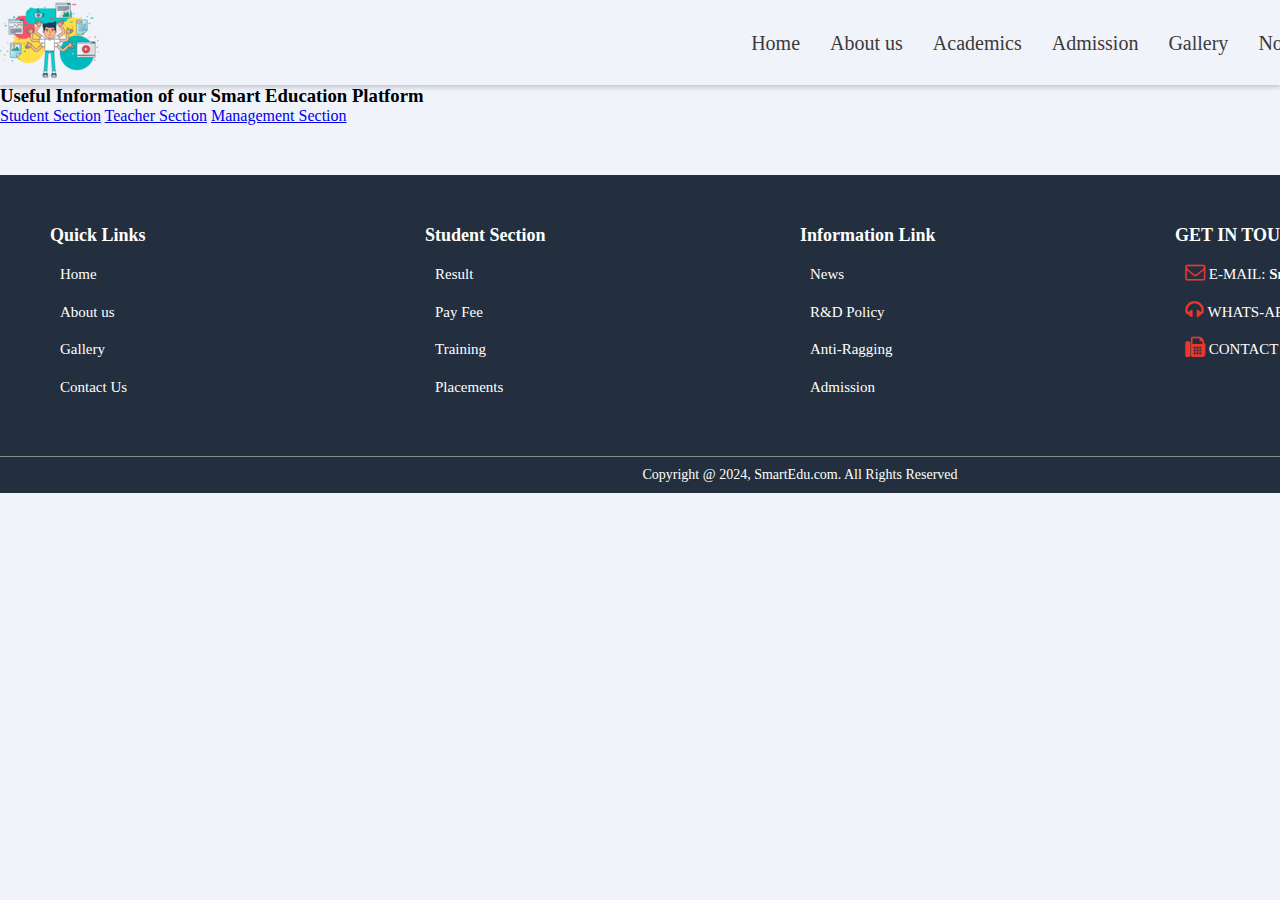
<file: home/index.html>
<!DOCTYPE html>
<html>
   <head>
      <meta charset="UTF-8">
      <meta name="viewport" content="width=device-width, initial-scale=1.0">
      <title>Smart Edu</title>
      <link rel="stylesheet" href="css/style.css">
      <link rel="stylesheet" href="https://maxcdn.bootstrapcdn.com/font-awesome/4.7.0/css/font-awesome.min.css">
   </head>

   <div class="width-100 header-menu">
      <div class="container">
         <div class="logo"> <img src="images/logo.png"> </div>
         <ul class="main-menu">
            <li><a href="#">Home</a></li>
            <li><a href="#">About us</a></li>
            <li><a href="#">Academics</a></li>
            <li><a href="#">Admission</a></li>
            <li><a href="#">Gallery</a></li>
            <li><a href="#">Notice Board</a></li>
            <li><a href="#">Contact Us</a></li>
         </ul>
      </div>
   </div>

   <div class="width-50">
      <div class="container">
         <div class="width-100">
            <div class="our-principal">
               <div class="heading-sect">
                  <h3 class="head-title"> Useful Information of our Smart Education Platform</h3>
                  <a href="/smartedu/students/">Student Section</a>
                  <a href="/smartedu/teacher/">Teacher Section</a>
                  <a href="/smartedu/management/">Management Section</a>
         </div>
   <body>

   <!---------- Footer HTML Starts --------->
<div class="width-100 margin-top-50 footer">
   <div class="container">
      <div class="width-25">
         <h2 class="quicklink-heading">Quick Links</h2>
         <ul class="quicklink-menu">
            <li><a href="#">Home</a></li>
            <li><a href="#">About us</a></li>
            <li><a href="#">Gallery</a></li>
            <li><a href="#">Contact Us</a></li>
         </ul>
      </div>
      <div class="width-25">
         <h2 class="quicklink-heading">Student Section</h2>
         <ul class="quicklink-menu">
            <li><a href="#">Result</a></li>
            <li><a href="#">Pay Fee</a></li>
            <li><a href="#">Training</a></li>
            <li><a href="#">Placements</a></li>
         </ul>
      </div>
      <div class="width-25">
         <h2 class="quicklink-heading">Information Link</h2>
         <ul class="quicklink-menu">
            <li><a href="#">News</a></li>
            <li><a href="#">R&D Policy</a></li>
            <li><a href="#">Anti-Ragging</a></li>
            <li><a href="#">Admission</a></li>
         </ul>
      </div>
      <div class="width-25">
         <h2 class="quicklink-heading">GET IN TOUCH</h2>
         <ul class="get-in-touch">
            <li><i class="fa fa-envelope-o" aria-hidden="true"></i> E-MAIL:<a href="#" class="footer-e-mail"> SmartEdu@gmail.com</a></li>
            <li><i class="fa fa-headphones" aria-hidden="true"></i> WHATS-APP: +91 -123 456 789</li>
            <li><i class="fa fa-fax" aria-hidden="true"></i> CONTACT NO.: +91 -(123)-4567890</li>
         </ul>
      </div>
   </div>
</div>
<!---------- Footer HTML Ends --------->
<!---------- Footer Copyright HTML Starts --------->
<div class="width-100 footer2-bacbor">
   <p class="footer2-content">Copyright @ 2024, SmartEdu.com. All Rights Reserved</p>
</div>

<!--<a href="nextpage.html">Go to Next Page</a>-->


</body>
</html>
<!---------- Footer Copyright HTML Ends --------->
</file>
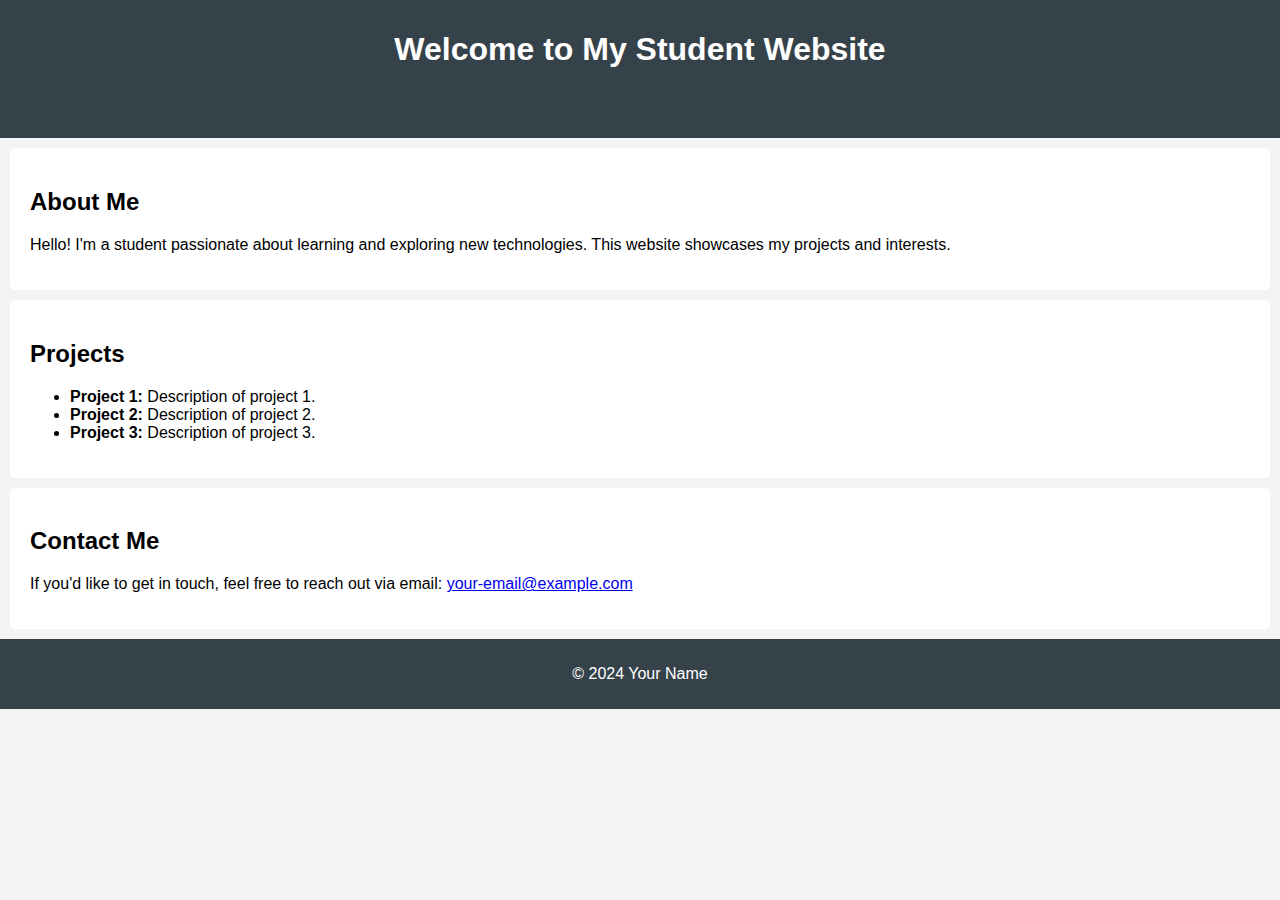
<file: students/index.html>
<!DOCTYPE html>
<html lang="en">
<head>
    <meta charset="UTF-8">
    <meta name="viewport" content="width=device-width, initial-scale=1.0">
    <title>Student Website</title>
    <style>
        body {
            font-family: Arial, sans-serif;
            margin: 0;
            padding: 0;
            background-color: #f4f4f4;
        }
        header {
            background: #35424a;
            color: white;
            padding: 10px 0;
            text-align: center;
        }
        nav {
            margin: 20px 0;
        }
        nav a {
            margin: 0 15px;
            color: #35424a;
            text-decoration: none;
        }
        section {
            padding: 20px;
            margin: 10px;
            background: white;
            border-radius: 5px;
        }
        footer {
            text-align: center;
            padding: 10px 0;
            background: #35424a;
            color: white;
            position: relative;
            bottom: 0;
            width: 100%;
        }
    </style>
</head>
<body>

<header>
    <h1>Welcome to My Student Website</h1>
    <nav>
        <a href="#about">About</a>
        <a href="#projects">Projects</a>
        <a href="#contact">Contact</a>
    </nav>
</header>

<section id="about">
    <h2>About Me</h2>
    <p>Hello! I'm a student passionate about learning and exploring new technologies. This website showcases my projects and interests.</p>
</section>

<section id="projects">
    <h2>Projects</h2>
    <ul>
        <li><strong>Project 1:</strong> Description of project 1.</li>
        <li><strong>Project 2:</strong> Description of project 2.</li>
        <li><strong>Project 3:</strong> Description of project 3.</li>
    </ul>
</section>

<section id="contact">
    <h2>Contact Me</h2>
    <p>If you'd like to get in touch, feel free to reach out via email: <a href="mailto:your-email@example.com">your-email@example.com</a></p>
</section>

<footer>
    <p>&copy; 2024 Your Name</p>
</footer>

</body>
</html>
</file>
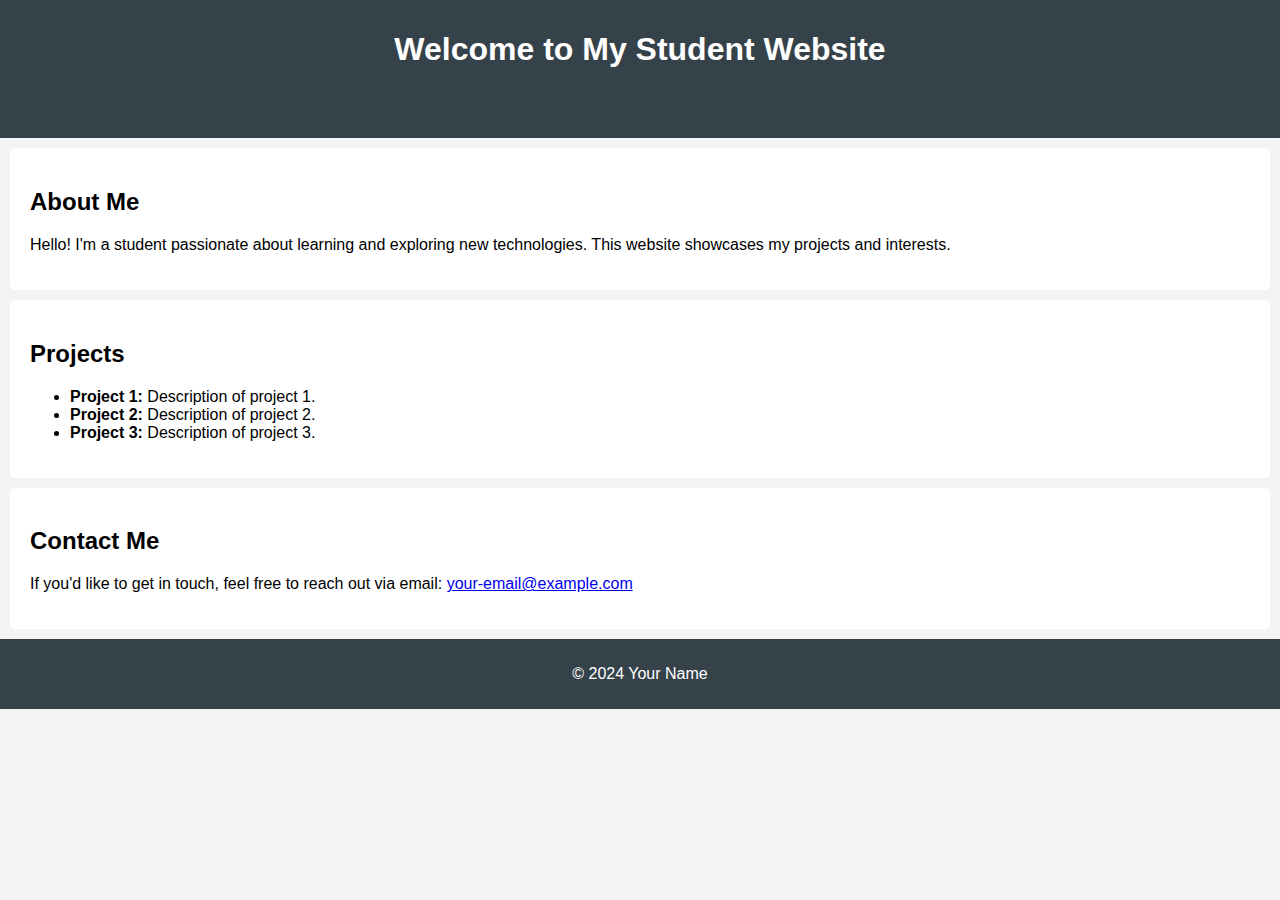
<file: student.html>
<!DOCTYPE html>
<html lang="en">
<head>
    <meta charset="UTF-8">
    <meta name="viewport" content="width=device-width, initial-scale=1.0">
    <title>Student Website</title>
    <style>
        body {
            font-family: Arial, sans-serif;
            margin: 0;
            padding: 0;
            background-color: #f4f4f4;
        }
        header {
            background: #35424a;
            color: white;
            padding: 10px 0;
            text-align: center;
        }
        nav {
            margin: 20px 0;
        }
        nav a {
            margin: 0 15px;
            color: #35424a;
            text-decoration: none;
        }
        section {
            padding: 20px;
            margin: 10px;
            background: white;
            border-radius: 5px;
        }
        footer {
            text-align: center;
            padding: 10px 0;
            background: #35424a;
            color: white;
            position: relative;
            bottom: 0;
            width: 100%;
        }
    </style>
</head>
<body>

<header>
    <h1>Welcome to My Student Website</h1>
    <nav>
        <a href="#about">About</a>
        <a href="#projects">Projects</a>
        <a href="#contact">Contact</a>
    </nav>
</header>

<section id="about">
    <h2>About Me</h2>
    <p>Hello! I'm a student passionate about learning and exploring new technologies. This website showcases my projects and interests.</p>
</section>

<section id="projects">
    <h2>Projects</h2>
    <ul>
        <li><strong>Project 1:</strong> Description of project 1.</li>
        <li><strong>Project 2:</strong> Description of project 2.</li>
        <li><strong>Project 3:</strong> Description of project 3.</li>
    </ul>
</section>

<section id="contact">
    <h2>Contact Me</h2>
    <p>If you'd like to get in touch, feel free to reach out via email: <a href="mailto:your-email@example.com">your-email@example.com</a></p>
</section>

<footer>
    <p>&copy; 2024 Your Name</p>
</footer>

</body>
</html>
</file>
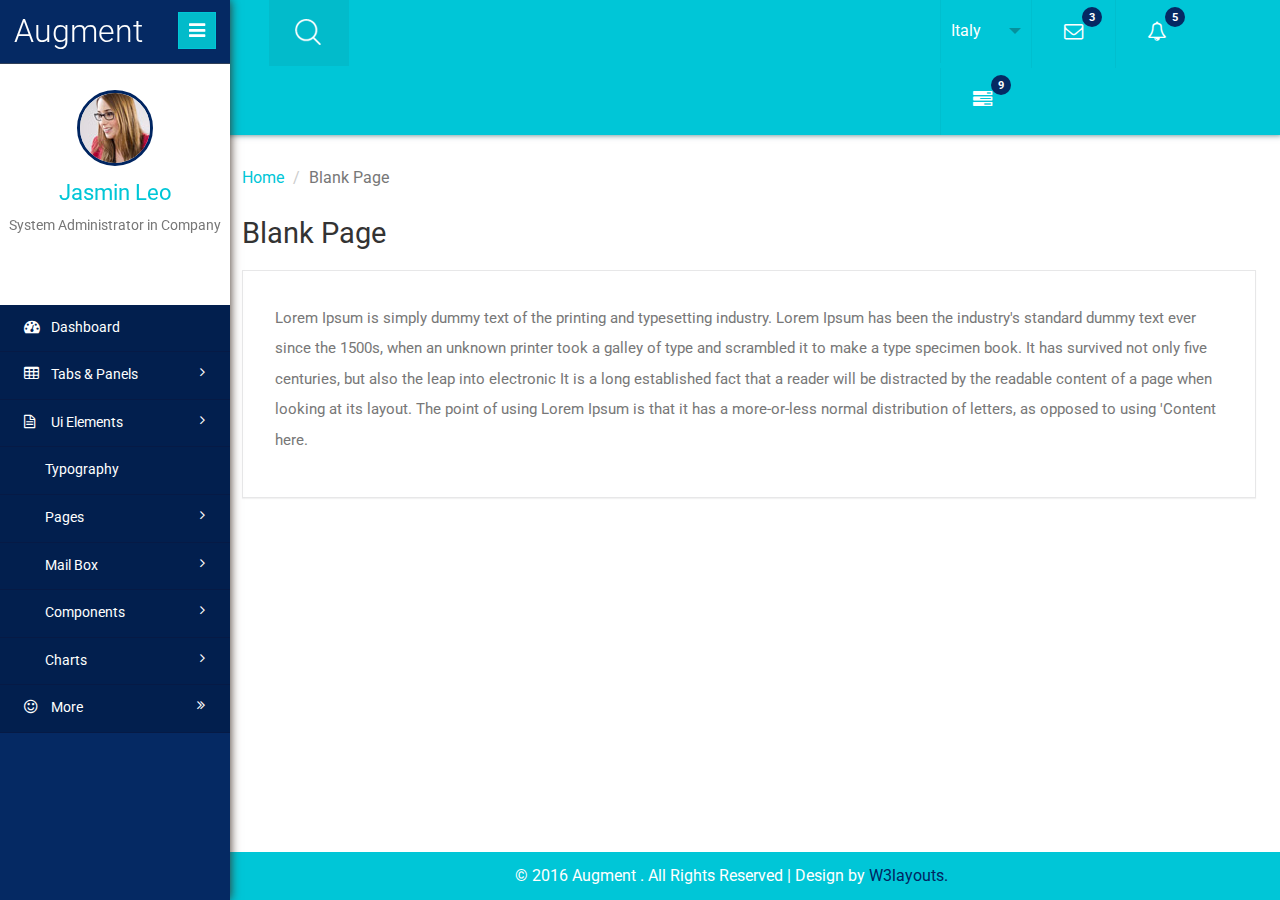
<file: students/blank.html>
<!--
Author: W3layouts
Author URL: http://w3layouts.com
License: Creative Commons Attribution 3.0 Unported
License URL: http://creativecommons.org/licenses/by/3.0/
-->
<!DOCTYPE HTML>
<html>
<head>
<title>Augment an Admin Panel Category Flat Bootstrap Responsive Web Template | Blank Page :: w3layouts</title>
<meta name="viewport" content="width=device-width, initial-scale=1">
<meta http-equiv="Content-Type" content="text/html; charset=utf-8" />
<meta name="keywords" content="Augment Responsive web template, Bootstrap Web Templates, Flat Web Templates, Android Compatible web template, 
Smartphone Compatible web template, free webdesigns for Nokia, Samsung, LG, SonyEricsson, Motorola web design" />
<script type="application/x-javascript"> addEventListener("load", function() { setTimeout(hideURLbar, 0); }, false); function hideURLbar(){ window.scrollTo(0,1); } </script>
 <!-- Bootstrap Core CSS -->
<link href="css/bootstrap.min.css" rel='stylesheet' type='text/css' />
	<!-- Custom CSS -->
<link href="css/style.css" rel='stylesheet' type='text/css' />
	<!-- Graph CSS -->
<link href="css/font-awesome.css" rel="stylesheet"> 
	<!-- jQuery -->
<link href='//fonts.googleapis.com/css?family=Roboto:700,500,300,100italic,100,400' rel='stylesheet' type='text/css'>
	<!-- lined-icons -->
<link rel="stylesheet" href="css/icon-font.min.css" type='text/css' />
	<!-- /js -->
<script src="js/jquery-1.10.2.min.js"></script>
<!-- //js-->
</head> 
<body>
   <div class="page-container">
   <!--/content-inner-->
	<div class="left-content">
	   <div class="inner-content">
		<!-- header-starts -->
			<div class="header-section">
						<!--menu-right-->
						<div class="top_menu">
						        <div class="main-search">
											<form action="search.html">
											   <input type="text" value="Search" onFocus="this.value = '';" onBlur="if (this.value == '') {this.value = 'Search';}" class="text"/>
												<input type="submit" value=""/>
											</form>
									<div class="close"><img src="images/cross.png" /></div>
								</div>
									<div class="srch"><button></button></div>
									<script type="text/javascript">
										 $('.main-search').hide();
										$('button').click(function (){
											$('.main-search').show();
											$('.main-search text').focus();
										}
										);
										$('.close').click(function(){
											$('.main-search').hide();
										});
									</script>
							<!--/profile_details-->
								<div class="profile_details_left">
									<ul class="nofitications-dropdown">
											<li class="dropdown note dra-down">
											  <div id="dd" class="wrapper-dropdown-3" tabindex="1">
																			<span>Italy</span>
																			<ul class="dropdown">
																				<li><a class="deutsch">France</a></li>
																				<li><a class="english"> Italy</a></li>
																				<li><a class="espana">Brazil</a></li>
																				<li><a class="russian">Usa</a></li>

																			</ul>
																		</div>
																		<script type="text/javascript">
			
																	function DropDown(el) {
																		this.dd = el;
																		this.placeholder = this.dd.children('span');
																		this.opts = this.dd.find('ul.dropdown > li');
																		this.val = '';
																		this.index = -1;
																		this.initEvents();
																	}
																	DropDown.prototype = {
																		initEvents : function() {
																			var obj = this;

																			obj.dd.on('click', function(event){
																				$(this).toggleClass('active');
																				return false;
																			});

																			obj.opts.on('click',function(){
																				var opt = $(this);
																				obj.val = opt.text();
																				obj.index = opt.index();
																				obj.placeholder.text(obj.val);
																			});
																		},
																		getValue : function() {
																			return this.val;
																		},
																		getIndex : function() {
																			return this.index;
																		}
																	}

																	$(function() {

																		var dd = new DropDown( $('#dd') );

																		$(document).click(function() {
																			// all dropdowns
																			$('.wrapper-dropdown-3').removeClass('active');
																		});

																	});

																</script>
										
										</li>
									
										<li class="dropdown note">
											<a href="#" class="dropdown-toggle" data-toggle="dropdown" aria-expanded="false"><i class="fa fa-envelope-o"></i> <span class="badge">3</span></a>

												
													<ul class="dropdown-menu two first">
														<li>
															<div class="notification_header">
																<h3>You have 3 new messages  </h3> 
															</div>
														</li>
														<li><a href="#">
														   <div class="user_img"><img src="images/1.jpg" alt=""></div>
														   <div class="notification_desc">
															<p>Lorem ipsum dolor sit amet</p>
															<p><span>1 hour ago</span></p>
															</div>
														   <div class="clearfix"></div>	
														 </a></li>
														 <li class="odd"><a href="#">
															<div class="user_img"><img src="images/in.jpg" alt=""></div>
														   <div class="notification_desc">
															<p>Lorem ipsum dolor sit amet </p>
															<p><span>1 hour ago</span></p>
															</div>
														  <div class="clearfix"></div>	
														 </a></li>
														<li><a href="#">
														   <div class="user_img"><img src="images/in1.jpg" alt=""></div>
														   <div class="notification_desc">
															<p>Lorem ipsum dolor sit amet </p>
															<p><span>1 hour ago</span></p>
															</div>
														   <div class="clearfix"></div>	
														</a></li>
														<li>
															<div class="notification_bottom">
																<a href="#">See all messages</a>
															</div> 
														</li>
													</ul>
										</li>
										
							<li class="dropdown note">
								<a href="#" class="dropdown-toggle" data-toggle="dropdown" aria-expanded="false"><i class="fa fa-bell-o"></i> <span class="badge">5</span></a>

									<ul class="dropdown-menu two">
										<li>
											<div class="notification_header">
												<h3>You have 5 new notification</h3>
											</div>
										</li>
										<li><a href="#">
											<div class="user_img"><img src="images/in.jpg" alt=""></div>
										   <div class="notification_desc">
											<p>Lorem ipsum dolor sit amet</p>
											<p><span>1 hour ago</span></p>
											</div>
										  <div class="clearfix"></div>	
										 </a></li>
										 <li class="odd"><a href="#">
											<div class="user_img"><img src="images/in5.jpg" alt=""></div>
										   <div class="notification_desc">
											<p>Lorem ipsum dolor sit amet </p>
											<p><span>1 hour ago</span></p>
											</div>
										   <div class="clearfix"></div>	
										 </a></li>
										 <li><a href="#">
											<div class="user_img"><img src="images/in8.jpg" alt=""></div>
										   <div class="notification_desc">
											<p>Lorem ipsum dolor sit amet </p>
											<p><span>1 hour ago</span></p>
											</div>
										   <div class="clearfix"></div>	
										 </a></li>
										 <li>
											<div class="notification_bottom">
												<a href="#">See all notification</a>
											</div> 
										</li>
									</ul>
							</li>	
						<li class="dropdown note">
								<a href="#" class="dropdown-toggle" data-toggle="dropdown" aria-expanded="false"><i class="fa fa-tasks"></i> <span class="badge blue1">9</span></a>
										<ul class="dropdown-menu two">
										<li>
											<div class="notification_header">
												<h3>You have 9 pending task</h3>
											</div>
										</li>
										<li><a href="#">
												<div class="task-info">
												<span class="task-desc">Database update</span><span class="percentage">40%</span>
												<div class="clearfix"></div>	
											   </div>
												<div class="progress progress-striped active">
												 <div class="bar yellow" style="width:40%;"></div>
											</div>
										</a></li>
										<li><a href="#">
											<div class="task-info">
												<span class="task-desc">Dashboard done</span><span class="percentage">90%</span>
											   <div class="clearfix"></div>	
											</div>
										   
											<div class="progress progress-striped active">
												 <div class="bar green" style="width:90%;"></div>
											</div>
										</a></li>
										<li><a href="#">
											<div class="task-info">
												<span class="task-desc">Mobile App</span><span class="percentage">33%</span>
												<div class="clearfix"></div>	
											</div>
										   <div class="progress progress-striped active">
												 <div class="bar red" style="width: 33%;"></div>
											</div>
										</a></li>
										<li><a href="#">
											<div class="task-info">
												<span class="task-desc">Issues fixed</span><span class="percentage">80%</span>
											   <div class="clearfix"></div>	
											</div>
											<div class="progress progress-striped active">
												 <div class="bar  blue" style="width: 80%;"></div>
											</div>
										</a></li>
										<li>
											<div class="notification_bottom">
												<a href="#">See all pending task</a>
											</div> 
										</li>
									</ul>
							</li>		   							   		
							<div class="clearfix"></div>	
								</ul>
							</div>
							<div class="clearfix"></div>	
							<!--//profile_details-->
						</div>
						<!--//menu-right-->
					<div class="clearfix"></div>
				</div>
					<!-- //header-ends -->
						<!--outter-wp-->
							<div class="outter-wp">
									<!--sub-heard-part-->
									  <div class="sub-heard-part">
									   <ol class="breadcrumb m-b-0">
											<li><a href="index.html">Home</a></li>
											<li class="active">Blank Page</li>
										</ol>
									   </div>
								  <!--//sub-heard-part-->
									<div class="graph-visual tables-main">
											<h2 class="inner-tittle">Blank Page</h2>
												<div class="graph">
														 <div class="block-page">
																	<p>Lorem Ipsum is simply dummy text of the printing and typesetting industry. Lorem Ipsum has been the industry's standard dummy text ever since the 1500s, when an unknown printer took a galley of type and scrambled it to make a type specimen book. It has survived not only five centuries, but also the leap into electronic 
																		It is a long established fact that a reader will be distracted by the readable content of a page when looking at its layout. The point of using Lorem Ipsum is that it has a more-or-less normal distribution of letters, as opposed to using 'Content here.
																	</p>
																</div>
												
										        </div>
											
										</div>
										<!--//graph-visual-->
									</div>
									<!--//outer-wp-->
									 <!--footer section start-->
										<footer>
										   <p>&copy 2016 Augment . All Rights Reserved | Design by <a href="https://w3layouts.com/" target="_blank">W3layouts.</a></p>
										</footer>
									<!--footer section end-->
								</div>
							</div>
				<!--//content-inner-->
			<!--/sidebar-menu-->
				<div class="sidebar-menu">
					<header class="logo">
					<a href="#" class="sidebar-icon"> <span class="fa fa-bars"></span> </a> <a href="index.html"> <span id="logo"> <h1>Augment</h1></span> 
					<!--<img id="logo" src="" alt="Logo"/>--> 
				  </a> 
				</header>
			<div style="border-top:1px solid rgba(69, 74, 84, 0.7)"></div>
			<!--/down-->
							<div class="down">	
									  <a href="index.html"><img src="images/admin.jpg"></a>
									  <a href="index.html"><span class=" name-caret">Jasmin Leo</span></a>
									 <p>System Administrator in Company</p>
									<ul>
									<li><a class="tooltips" href="index.html"><span>Profile</span><i class="lnr lnr-user"></i></a></li>
										<li><a class="tooltips" href="index.html"><span>Settings</span><i class="lnr lnr-cog"></i></a></li>
										<li><a class="tooltips" href="index.html"><span>Log out</span><i class="lnr lnr-power-switch"></i></a></li>
										</ul>
									</div>
							   <!--//down-->
								<div class="menu">
									<ul id="menu" >
										<li><a href="index.html"><i class="fa fa-tachometer"></i> <span>Dashboard</span></a></li>
										 <li id="menu-academico" ><a href="#"><i class="fa fa-table"></i> <span> Tabs &amp; Panels</span> <span class="fa fa-angle-right" style="float: right"></span></a>
										   <ul id="menu-academico-sub" >
											<li id="menu-academico-avaliacoes" ><a href="tabs.html"> Tabs &amp; Panels</a></li>
											<li id="menu-academico-boletim" ><a href="widget.html">Widgets</a></li>
											<li id="menu-academico-avaliacoes" ><a href="calender.html">Calender</a></li>
											
										  </ul>
										</li>
										 <li id="menu-academico" ><a href="#"><i class="fa fa-file-text-o"></i> <span>Ui Elements</span> <span class="fa fa-angle-right" style="float: right"></span></a>
											 <ul id="menu-academico-sub" >
												<li id="menu-academico-avaliacoes" ><a href="forms.html">Forms</a></li>
												<li id="menu-academico-boletim" ><a href="validation.html">Validation Forms</a></li>
												<li id="menu-academico-boletim" ><a href="table.html">Tables</a></li>
												<li id="menu-academico-boletim" ><a href="buttons.html">Buttons</a></li>
											  </ul>
										 </li>
									<li><a href="typography.html"><i class="lnr lnr-pencil"></i> <span>Typography</span></a></li>
									<li id="menu-academico" ><a href="#"><i class="lnr lnr-book"></i> <span>Pages</span> <span class="fa fa-angle-right" style="float: right"></span></a>
										  <ul id="menu-academico-sub" >
										    <li id="menu-academico-avaliacoes" ><a href="login.html">Login</a></li>
										    <li id="menu-academico-boletim" ><a href="register.html">Register</a></li>
											<li id="menu-academico-boletim" ><a href="404.html">404</a></li>
											<li id="menu-academico-boletim" ><a href="sign.html">Login2</a></li>
											<li id="menu-academico-boletim" ><a href="profile.html">Profile</a></li>
										  </ul>
									 </li>
									 <li><a href="#"><i class="lnr lnr-envelope"></i> <span>Mail Box</span><span class="fa fa-angle-right" style="float: right"></span></a>
									   <ul>
										<li><a href="inbox.html"><i class="fa fa-inbox"></i> Inbox</a></li>
										<li><a href="compose.html"><i class="fa fa-pencil-square-o"></i> Compose Mail</a></li>
											<li><a href="editor.html"><span class="lnr lnr-highlight"></span> Editors Page</a></li>
									
									  </ul>
									</li>
							        <li id="menu-academico" ><a href="#"><i class="lnr lnr-layers"></i> <span>Components</span> <span class="fa fa-angle-right" style="float: right"></span></a>
										 <ul id="menu-academico-sub" >
											<li id="menu-academico-avaliacoes" ><a href="grids.html">Grids</a></li>
											<li id="menu-academico-boletim" ><a href="media.html">Media Objects</a></li>

										  </ul>
									 </li>
									<li><a href="chart.html"><i class="lnr lnr-chart-bars"></i> <span>Charts</span> <span class="fa fa-angle-right" style="float: right"></span></a>
									  <ul>
										<li><a href="map.html"><i class="lnr lnr-map"></i> Maps</a></li>
										<li><a href="graph.html"><i class="lnr lnr-apartment"></i> Graph Visualization</a></li>
									</ul>
									</li>
									<li id="menu-comunicacao" ><a href="#"><i class="fa fa-smile-o"></i> <span>More</span><span class="fa fa-angle-double-right" style="float: right"></span></a>
									    <ul id="menu-comunicacao-sub" >
										<li id="menu-mensagens" style="width:120px" ><a href="project.html">Projects <i class="fa fa-angle-right" style="float: right; margin-right: -8px; margin-top: 2px;"></i></a>
										  <ul id="menu-mensagens-sub" >
											<li id="menu-mensagens-enviadas" style="width:130px" ><a href="ribbon.html">Ribbons</a></li>
											<li id="menu-mensagens-recebidas"  style="width:130px"><a href="blank.html">Blank</a></li>
										  </ul>
										</li>
										<li id="menu-arquivos" ><a href="500.html">500</a></li>
									  </ul>
									</li>
								  </ul>
								</div>
							  </div>
							  <div class="clearfix"></div>		
							</div>
							<script>
							var toggle = true;
										
							$(".sidebar-icon").click(function() {                
							  if (toggle)
							  {
								$(".page-container").addClass("sidebar-collapsed").removeClass("sidebar-collapsed-back");
								$("#menu span").css({"position":"absolute"});
							  }
							  else
							  {
								$(".page-container").removeClass("sidebar-collapsed").addClass("sidebar-collapsed-back");
								setTimeout(function() {
								  $("#menu span").css({"position":"relative"});
								}, 400);
							  }
											
											toggle = !toggle;
										});
							</script>
<!--js -->
	<script src="js/jquery.nicescroll.js"></script>
	<script src="js/scripts.js"></script>
<!-- Bootstrap Core JavaScript -->
   <script src="js/bootstrap.min.js"></script>
</body>
</html>
</file>
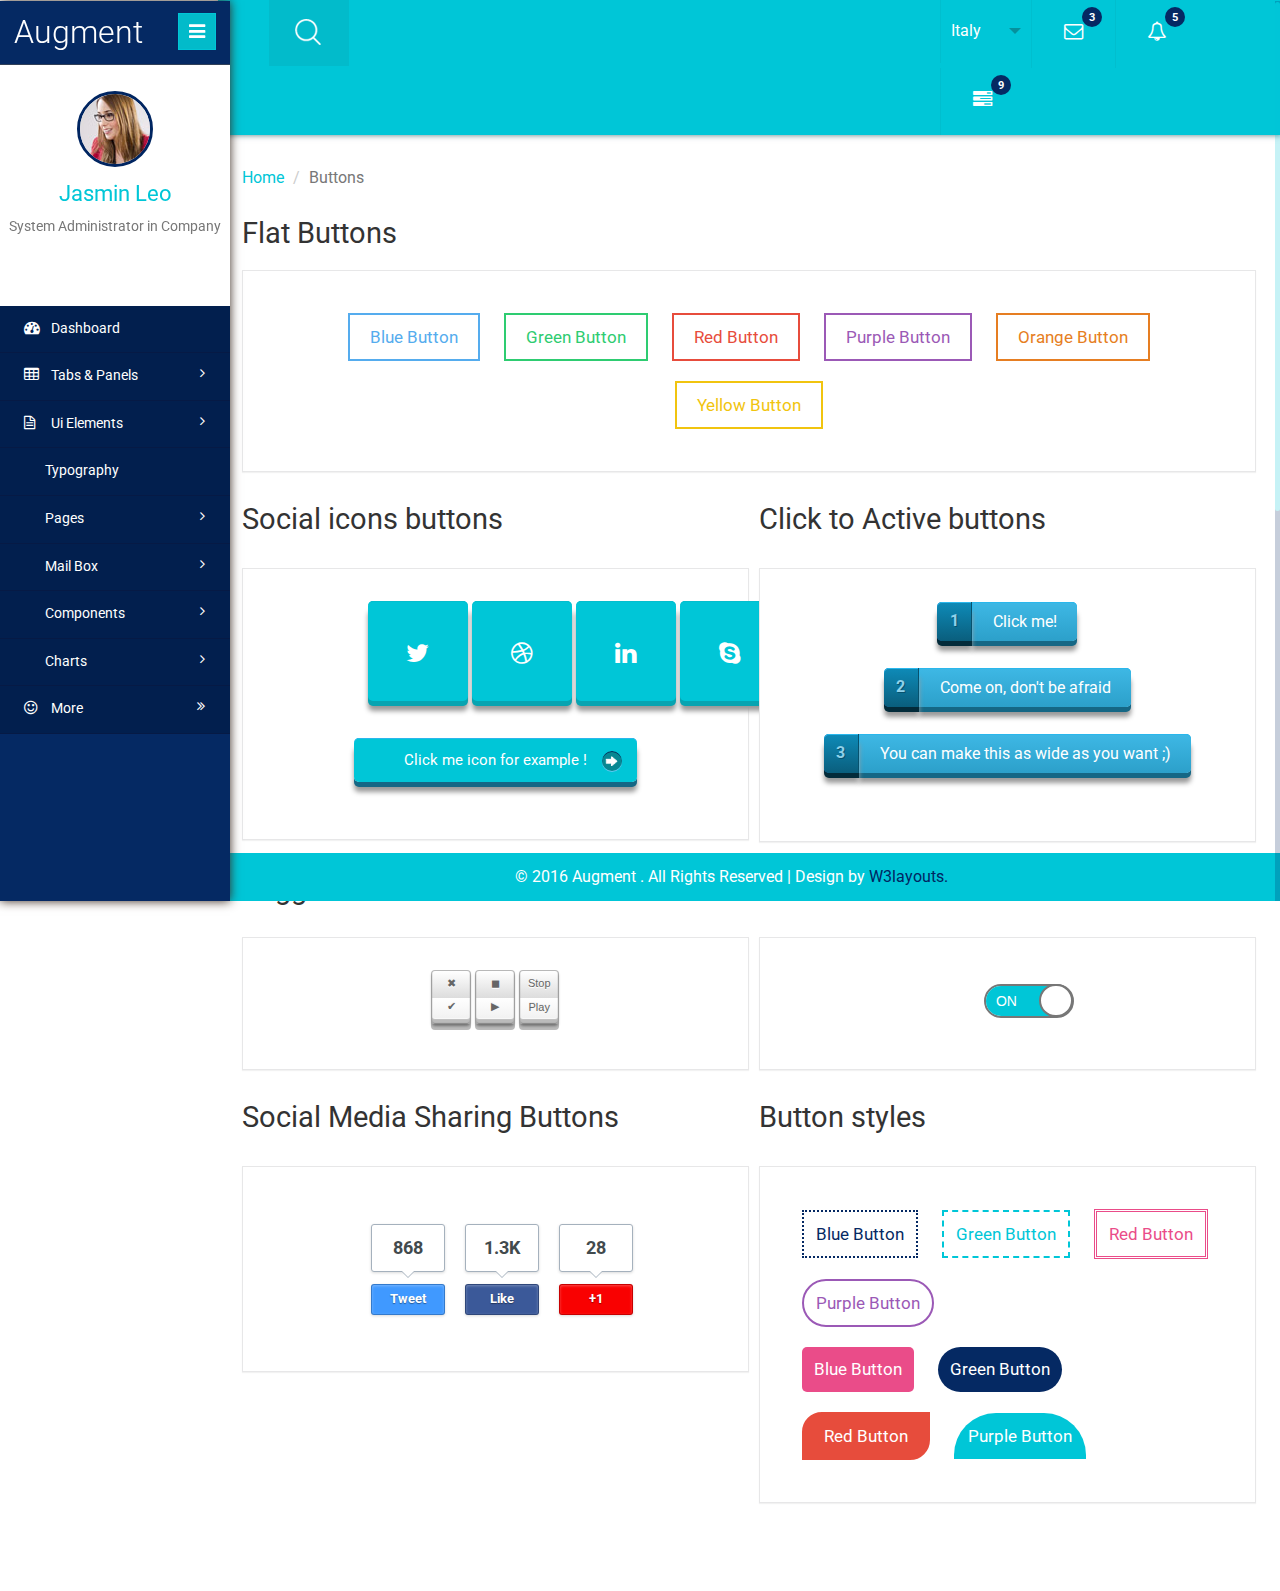
<file: students/buttons.html>
<!--
Author: W3layouts
Author URL: http://w3layouts.com
License: Creative Commons Attribution 3.0 Unported
License URL: http://creativecommons.org/licenses/by/3.0/
-->
<!DOCTYPE HTML>
<html>
<head>
<title>Augment an Admin Panel Category Flat Bootstrap Responsive Web Template | Buttons :: w3layouts</title>
<meta name="viewport" content="width=device-width, initial-scale=1">
<meta http-equiv="Content-Type" content="text/html; charset=utf-8" />
<meta name="keywords" content="Augment Responsive web template, Bootstrap Web Templates, Flat Web Templates, Android Compatible web template, 
Smartphone Compatible web template, free webdesigns for Nokia, Samsung, LG, SonyEricsson, Motorola web design" />
<script type="application/x-javascript"> addEventListener("load", function() { setTimeout(hideURLbar, 0); }, false); function hideURLbar(){ window.scrollTo(0,1); } </script>
 <!-- Bootstrap Core CSS -->
<link href="css/bootstrap.min.css" rel='stylesheet' type='text/css' />
	<!-- Custom CSS -->
<link href="css/style.css" rel='stylesheet' type='text/css' />
	<!-- Graph CSS -->
<link href="css/font-awesome.css" rel="stylesheet"> 
	<!-- jQuery -->
<link href='//fonts.googleapis.com/css?family=Roboto:700,500,300,100italic,100,400' rel='stylesheet' type='text/css'>
	<!-- lined-icons -->
<link rel="stylesheet" href="css/icon-font.min.css" type='text/css' />
	<!-- /js -->
<script src="js/jquery-1.10.2.min.js"></script>
<!-- //js-->
</head> 
<body>
   <div class="page-container">
   <!--/content-inner-->
	<div class="left-content">
	   <div class="inner-content">
		<!-- header-starts -->
			<div class="header-section">
						<!--menu-right-->
						<div class="top_menu">
						        <div class="main-search">
											<form>
											   <input type="text" value="Search" onFocus="this.value = '';" onBlur="if (this.value == '') {this.value = 'Search';}" class="text"/>
												<input type="submit" value=""/>
											</form>
									<div class="close"><img src="images/cross.png" /></div>
								</div>
									<div class="srch"><button></button></div>
									<script type="text/javascript">
										 $('.main-search').hide();
										$('button').click(function (){
											$('.main-search').show();
											$('.main-search text').focus();
										}
										);
										$('.close').click(function(){
											$('.main-search').hide();
										});
									</script>
							<!--/profile_details-->
								<div class="profile_details_left">
									<ul class="nofitications-dropdown">
											<li class="dropdown note dra-down">
											  <div id="dd" class="wrapper-dropdown-3" tabindex="1">
																			<span>Italy</span>
																			<ul class="dropdown">
																				<li><a class="deutsch">France</a></li>
																				<li><a class="english"> Italy</a></li>
																				<li><a class="espana">Brazil</a></li>
																				<li><a class="russian">Usa</a></li>

																			</ul>
																		</div>
																		<script type="text/javascript">
			
																	function DropDown(el) {
																		this.dd = el;
																		this.placeholder = this.dd.children('span');
																		this.opts = this.dd.find('ul.dropdown > li');
																		this.val = '';
																		this.index = -1;
																		this.initEvents();
																	}
																	DropDown.prototype = {
																		initEvents : function() {
																			var obj = this;

																			obj.dd.on('click', function(event){
																				$(this).toggleClass('active');
																				return false;
																			});

																			obj.opts.on('click',function(){
																				var opt = $(this);
																				obj.val = opt.text();
																				obj.index = opt.index();
																				obj.placeholder.text(obj.val);
																			});
																		},
																		getValue : function() {
																			return this.val;
																		},
																		getIndex : function() {
																			return this.index;
																		}
																	}

																	$(function() {

																		var dd = new DropDown( $('#dd') );

																		$(document).click(function() {
																			// all dropdowns
																			$('.wrapper-dropdown-3').removeClass('active');
																		});

																	});

																</script>
													
										
										</li>
									
										<li class="dropdown note">
											<a href="#" class="dropdown-toggle" data-toggle="dropdown" aria-expanded="false"><i class="fa fa-envelope-o"></i> <span class="badge">3</span></a>

												
													<ul class="dropdown-menu two first">
														<li>
															<div class="notification_header">
																<h3>You have 3 new messages  </h3> 
															</div>
														</li>
														<li><a href="#">
														   <div class="user_img"><img src="images/1.jpg" alt=""></div>
														   <div class="notification_desc">
															<p>Lorem ipsum dolor sit amet</p>
															<p><span>1 hour ago</span></p>
															</div>
														   <div class="clearfix"></div>	
														 </a></li>
														 <li class="odd"><a href="#">
															<div class="user_img"><img src="images/in1.jpg" alt=""></div>
														   <div class="notification_desc">
															<p>Lorem ipsum dolor sit amet </p>
															<p><span>1 hour ago</span></p>
															</div>
														  <div class="clearfix"></div>	
														 </a></li>
														<li><a href="#">
														   <div class="user_img"><img src="images/in.jpg" alt=""></div>
														   <div class="notification_desc">
															<p>Lorem ipsum dolor sit amet </p>
															<p><span>1 hour ago</span></p>
															</div>
														   <div class="clearfix"></div>	
														</a></li>
														<li>
															<div class="notification_bottom">
																<a href="#">See all messages</a>
															</div> 
														</li>
													</ul>
										</li>
										
							<li class="dropdown note">
								<a href="#" class="dropdown-toggle" data-toggle="dropdown" aria-expanded="false"><i class="fa fa-bell-o"></i> <span class="badge">5</span></a>

									<ul class="dropdown-menu two">
										<li>
											<div class="notification_header">
												<h3>You have 5 new notification</h3>
											</div>
										</li>
										<li><a href="#">
											<div class="user_img"><img src="images/in.jpg" alt=""></div>
										   <div class="notification_desc">
											<p>Lorem ipsum dolor sit amet</p>
											<p><span>1 hour ago</span></p>
											</div>
										  <div class="clearfix"></div>	
										 </a></li>
										 <li class="odd"><a href="#">
											<div class="user_img"><img src="images/in5.jpg" alt=""></div>
										   <div class="notification_desc">
											<p>Lorem ipsum dolor sit amet </p>
											<p><span>1 hour ago</span></p>
											</div>
										   <div class="clearfix"></div>	
										 </a></li>
										 <li><a href="#">
											<div class="user_img"><img src="images/in8.jpg" alt=""></div>
										   <div class="notification_desc">
											<p>Lorem ipsum dolor sit amet </p>
											<p><span>1 hour ago</span></p>
											</div>
										   <div class="clearfix"></div>	
										 </a></li>
										 <li>
											<div class="notification_bottom">
												<a href="#">See all notification</a>
											</div> 
										</li>
									</ul>
							</li>	
						<li class="dropdown note">
								<a href="#" class="dropdown-toggle" data-toggle="dropdown" aria-expanded="false"><i class="fa fa-tasks"></i> <span class="badge blue1">9</span></a>
										<ul class="dropdown-menu two">
										<li>
											<div class="notification_header">
												<h3>You have 9 pending task</h3>
											</div>
										</li>
										<li><a href="#">
												<div class="task-info">
												<span class="task-desc">Database update</span><span class="percentage">40%</span>
												<div class="clearfix"></div>	
											   </div>
												<div class="progress progress-striped active">
												 <div class="bar yellow" style="width:40%;"></div>
											</div>
										</a></li>
										<li><a href="#">
											<div class="task-info">
												<span class="task-desc">Dashboard done</span><span class="percentage">90%</span>
											   <div class="clearfix"></div>	
											</div>
										   
											<div class="progress progress-striped active">
												 <div class="bar green" style="width:90%;"></div>
											</div>
										</a></li>
										<li><a href="#">
											<div class="task-info">
												<span class="task-desc">Mobile App</span><span class="percentage">33%</span>
												<div class="clearfix"></div>	
											</div>
										   <div class="progress progress-striped active">
												 <div class="bar red" style="width: 33%;"></div>
											</div>
										</a></li>
										<li><a href="#">
											<div class="task-info">
												<span class="task-desc">Issues fixed</span><span class="percentage">80%</span>
											   <div class="clearfix"></div>	
											</div>
											<div class="progress progress-striped active">
												 <div class="bar  blue" style="width: 80%;"></div>
											</div>
										</a></li>
										<li>
											<div class="notification_bottom">
												<a href="#">See all pending task</a>
											</div> 
										</li>
									</ul>
							</li>		   							   		
							<div class="clearfix"></div>	
								</ul>
							</div>
							<div class="clearfix"></div>	
							<!--//profile_details-->
						</div>
						<!--//menu-right-->
					<div class="clearfix"></div>
				</div>
					<!-- //header-ends -->
						<!--outter-wp-->
							<div class="outter-wp">
									<!--sub-heard-part-->
									  <div class="sub-heard-part">
									   <ol class="breadcrumb m-b-0">
											<li><a href="index.html">Home</a></li>
											<li class="active">Buttons</li>
										</ol>
									   </div>
								  <!--//sub-heard-part-->
									<div class="graph-visual">
												<h2 class="inner-tittle">Flat Buttons</h2>
												<div class="graph">
												        <div class="buttons-ui">
																<a class="btn blue">Blue Button</a>
																<a class="btn green">Green Button</a>
																<a class="btn red">Red Button</a>
																<a class="btn purple">Purple Button</a>
																<a class="btn orange">Orange Button</a>
																<a class="btn yellow">Yellow Button</a>
													  </div>
														 
										        </div>
												<!--/buttons-inner-->
													<div class="button-inner-grids">
														<div class="col-md-6 inner-grid-button">
															<h3 class="inner-tittle two"> Social icons buttons </h3>
														     <div class="grid-1">
																		<button class="facebook"> <i class="fa fa-twitter"></i> </button>
																		<button class="twitter"><i class="fa fa-dribbble"></i></button>
																		<button class="in"><i class="fa fa-linkedin"></i></button>
																		<button class="vimeo"><i class="fa fa-skype"></i></button>	
																		  <p class="four">
																			<a class="a_demo_four" href="#">
																				Click me icon for example !
																			</a>
																		 </p>
															 </div>
														</div>
														<div class="col-md-6 graph-2 second">
															<h3 class="inner-tittle two">Click to Active buttons </h3>
															<div class="grid-1">
															
															  <section>
																	<div id="buttons">
																		<p>
																			<a class="a_demo_three" href="#">
																				Click me!
																			</a>
																		</p>
																		<p>
																			<a href="#" class="a_demo_three second_button">
																				Come on, don't be afraid
																			</a>
																		</p>
																		<p>
																			<a href="#" class="a_demo_three third_button">
																				You can make this as wide as you want ;)
																			</a>
																		</p>
																	</div>
																</section>
															
															</div>
														</div>
														<div class="clearfix"></div>	
													</div>
													<div class="button-inner-grids">
														<div class="col-md-6 inner-grid-button">
															<h3 class="inner-tittle two">Toggle Buttons </h3>
														     <div class="grid-1">
																	<div class="inner-toggle">
																		<span class="toggle">
																					<input type="checkbox">
																					<label data-off="&#10006;" data-on="&#10004;"></label>
																				</span>

																				<span class="toggle">
																					<input type="checkbox">
																					<label data-off="&#9724;" data-on="&#9654;"></label>
																				</span>
																				<span class="toggle">
																					<input type="checkbox">
																					<label data-off="Stop" data-on="Play"></label>
																				</span>
																		 </div>
															 </div>
														</div>
														<div class="col-md-6 graph-2 second">
															<h3 class="inner-tittle two">Button Switch </h3>
															<div class="grid-1">
															 <div class="switch-main">
															    <div class="onoffswitch">
																	<input type="checkbox" name="onoffswitch" class="onoffswitch-checkbox" id="myonoffswitch" checked>
																	<label class="onoffswitch-label" for="myonoffswitch">
																		<span class="onoffswitch-inner"></span>
																		<span class="onoffswitch-switch"></span>
																	</label>
																</div>
																</div>
															</div>
														</div>
														<div class="clearfix"></div>	
													</div>
														<div class="button-inner-grids">
														<div class="col-md-6 inner-grid-button">
															<h3 class="inner-tittle two">Social Media Sharing Buttons</h3>
														     <div class="grid-1">
																	<div class="inner-share">
																		<div class="share share_size_large share_type_twitter">
																					<span class="share__count">868</span>
																					<a class="share__btn" href="#">Tweet</a>
																				</div>
																				<div class="share share_size_large share_type_facebook">
																					<span class="share__count">1.3K</span>
																					<a class="share__btn" href="#">Like</a>
																				</div>
																				<div class="share share_size_large share_type_gplus">
																					<span class="share__count">28</span>
																					<a class="share__btn" href="#">+1</a>
																				</div>
																	</div>
															 </div>
														</div>
														<div class="col-md-6 graph-2 second">
															<h3 class="inner-tittle two">Button styles </h3>
															<div class="grid-1">
															  <div class="cont-btn">
																	<a class="btn blue one">Blue Button</a>
																		<a class="btn green two">Green Button</a>
																		<a class="btn red three">Red Button</a>
																		<a class="btn purple purp">Purple Button</a>
															  </div>
															  <div class="cont-btn">
																	<a class="btn blue four">Blue Button</a>
																		<a class="btn green fifth">Green Button</a>
																		<a class="btn red six">Red Button</a>
																		<a class="btn green two2">Purple Button</a>
															  </div>
															</div>
														</div>
														<div class="clearfix"></div>	
													</div>
												<!--//buttons-inner-->
											
										</div>
										<!--//graph-visual-->
									</div>
									<!--//outer-wp-->
									 <!--footer section start-->
										<footer>
										   <p>&copy 2016 Augment . All Rights Reserved | Design by <a href="https://w3layouts.com/" target="_blank">W3layouts.</a></p>
										</footer>
									<!--footer section end-->
								</div>
							</div>
				<!--//content-inner-->
			<!--/sidebar-menu-->
				<div class="sidebar-menu">
					<header class="logo">
					<a href="#" class="sidebar-icon"> <span class="fa fa-bars"></span> </a> <a href="index.html"> <span id="logo"> <h1>Augment</h1></span> 
					<!--<img id="logo" src="" alt="Logo"/>--> 
				  </a> 
				</header>
			<div style="border-top:1px solid rgba(69, 74, 84, 0.7)"></div>
			<!--/down-->
							<div class="down">	
									  <a href="index.html"><img src="images/admin.jpg"></a>
									  <a href="index.html"><span class=" name-caret">Jasmin Leo</span></a>
									 <p>System Administrator in Company</p>
									<ul>
									<li><a class="tooltips" href="index.html"><span>Profile</span><i class="lnr lnr-user"></i></a></li>
										<li><a class="tooltips" href="index.html"><span>Settings</span><i class="lnr lnr-cog"></i></a></li>
										<li><a class="tooltips" href="index.html"><span>Log out</span><i class="lnr lnr-power-switch"></i></a></li>
										</ul>
									</div>
							   <!--//down-->
								<div class="menu">
									<ul id="menu" >
										<li><a href="index.html"><i class="fa fa-tachometer"></i> <span>Dashboard</span></a></li>
										 <li id="menu-academico" ><a href="#"><i class="fa fa-table"></i> <span> Tabs &amp; Panels</span> <span class="fa fa-angle-right" style="float: right"></span></a>
										   <ul id="menu-academico-sub" >
											<li id="menu-academico-avaliacoes" ><a href="tabs.html"> Tabs &amp; Panels</a></li>
											<li id="menu-academico-boletim" ><a href="widget.html">Widgets</a></li>
											<li id="menu-academico-avaliacoes" ><a href="calender.html">Calendar</a></li>
											
										  </ul>
										</li>
										 <li id="menu-academico" ><a href="#"><i class="fa fa-file-text-o"></i> <span>Ui Elements</span> <span class="fa fa-angle-right" style="float: right"></span></a>
											 <ul id="menu-academico-sub" >
												<li id="menu-academico-avaliacoes" ><a href="forms.html">Forms</a></li>
												<li id="menu-academico-boletim" ><a href="validation.html">Validation Forms</a></li>
												<li id="menu-academico-boletim" ><a href="table.html">Tables</a></li>
												<li id="menu-academico-boletim" ><a href="buttons.html">Buttons</a></li>
											  </ul>
										 </li>
									<li><a href="typography.html"><i class="lnr lnr-pencil"></i> <span>Typography</span></a></li>
									<li id="menu-academico" ><a href="#"><i class="lnr lnr-book"></i> <span>Pages</span> <span class="fa fa-angle-right" style="float: right"></span></a>
										  <ul id="menu-academico-sub" >
										    <li id="menu-academico-avaliacoes" ><a href="Login.html">Login</a></li>
										    <li id="menu-academico-boletim" ><a href="register.html">Register</a></li>
											<li id="menu-academico-boletim" ><a href="404.html">404</a></li>
											<li id="menu-academico-boletim" ><a href="sign.html">Sign up</a></li>
											<li id="menu-academico-boletim" ><a href="profile.html">Profile</a></li>
										  </ul>
									 </li>
									 <li><a href="#"><i class="lnr lnr-envelope"></i> <span>Mail Box</span><span class="fa fa-angle-right" style="float: right"></span></a>
									   <ul>
										<li><a href="inbox.html"><i class="fa fa-inbox"></i> Inbox</a></li>
										<li><a href="compose.html"><i class="fa fa-pencil-square-o"></i> Compose Mail</a></li>
											<li><a href="editor.html"><span class="lnr lnr-highlight"></span> Editors Page</a></li>
									
									  </ul>
									</li>
							        <li id="menu-academico" ><a href="#"><i class="lnr lnr-layers"></i> <span>Components</span> <span class="fa fa-angle-right" style="float: right"></span></a>
										 <ul id="menu-academico-sub" >
											<li id="menu-academico-avaliacoes" ><a href="grids.html">Grids</a></li>
											<li id="menu-academico-boletim" ><a href="media.html">Media Objects</a></li>

										  </ul>
									 </li>
									<li><a href="chart.html"><i class="lnr lnr-chart-bars"></i> <span>Charts</span> <span class="fa fa-angle-right" style="float: right"></span></a>
									  <ul>
										<li><a href="map.html"><i class="lnr lnr-map"></i> Maps</a></li>
										<li><a href="graph.html"><i class="lnr lnr-apartment"></i> Graph Visualization</a></li>
									</ul>
									</li>
									<li id="menu-comunicacao" ><a href="#"><i class="fa fa-smile-o"></i> <span>More</span><span class="fa fa-angle-double-right" style="float: right"></span></a>
									    <ul id="menu-comunicacao-sub" >
										<li id="menu-mensagens" style="width:120px" ><a href="project.html">Projects <i class="fa fa-angle-right" style="float: right; margin-right: -8px; margin-top: 2px;"></i></a>
										  <ul id="menu-mensagens-sub" >
											<li id="menu-mensagens-enviadas" style="width:130px" ><a href="ribbon.html">Ribbons</a></li>
											<li id="menu-mensagens-recebidas"  style="width:130px"><a href="blank.html">Blank</a></li>
										  </ul>
										</li>
										<li id="menu-arquivos" ><a href="500.html">500</a></li>
									  </ul>
									</li>
								  </ul>
								</div>
							  </div>
							  <div class="clearfix"></div>		
							</div>
							<script>
							var toggle = true;
										
							$(".sidebar-icon").click(function() {                
							  if (toggle)
							  {
								$(".page-container").addClass("sidebar-collapsed").removeClass("sidebar-collapsed-back");
								$("#menu span").css({"position":"absolute"});
							  }
							  else
							  {
								$(".page-container").removeClass("sidebar-collapsed").addClass("sidebar-collapsed-back");
								setTimeout(function() {
								  $("#menu span").css({"position":"relative"});
								}, 400);
							  }
											
											toggle = !toggle;
										});
							</script>
<!--js -->
	<script src="js/jquery.nicescroll.js"></script>
	<script src="js/scripts.js"></script>
<!-- Bootstrap Core JavaScript -->
   <script src="js/bootstrap.min.js"></script>
</body>
</html>
</file>
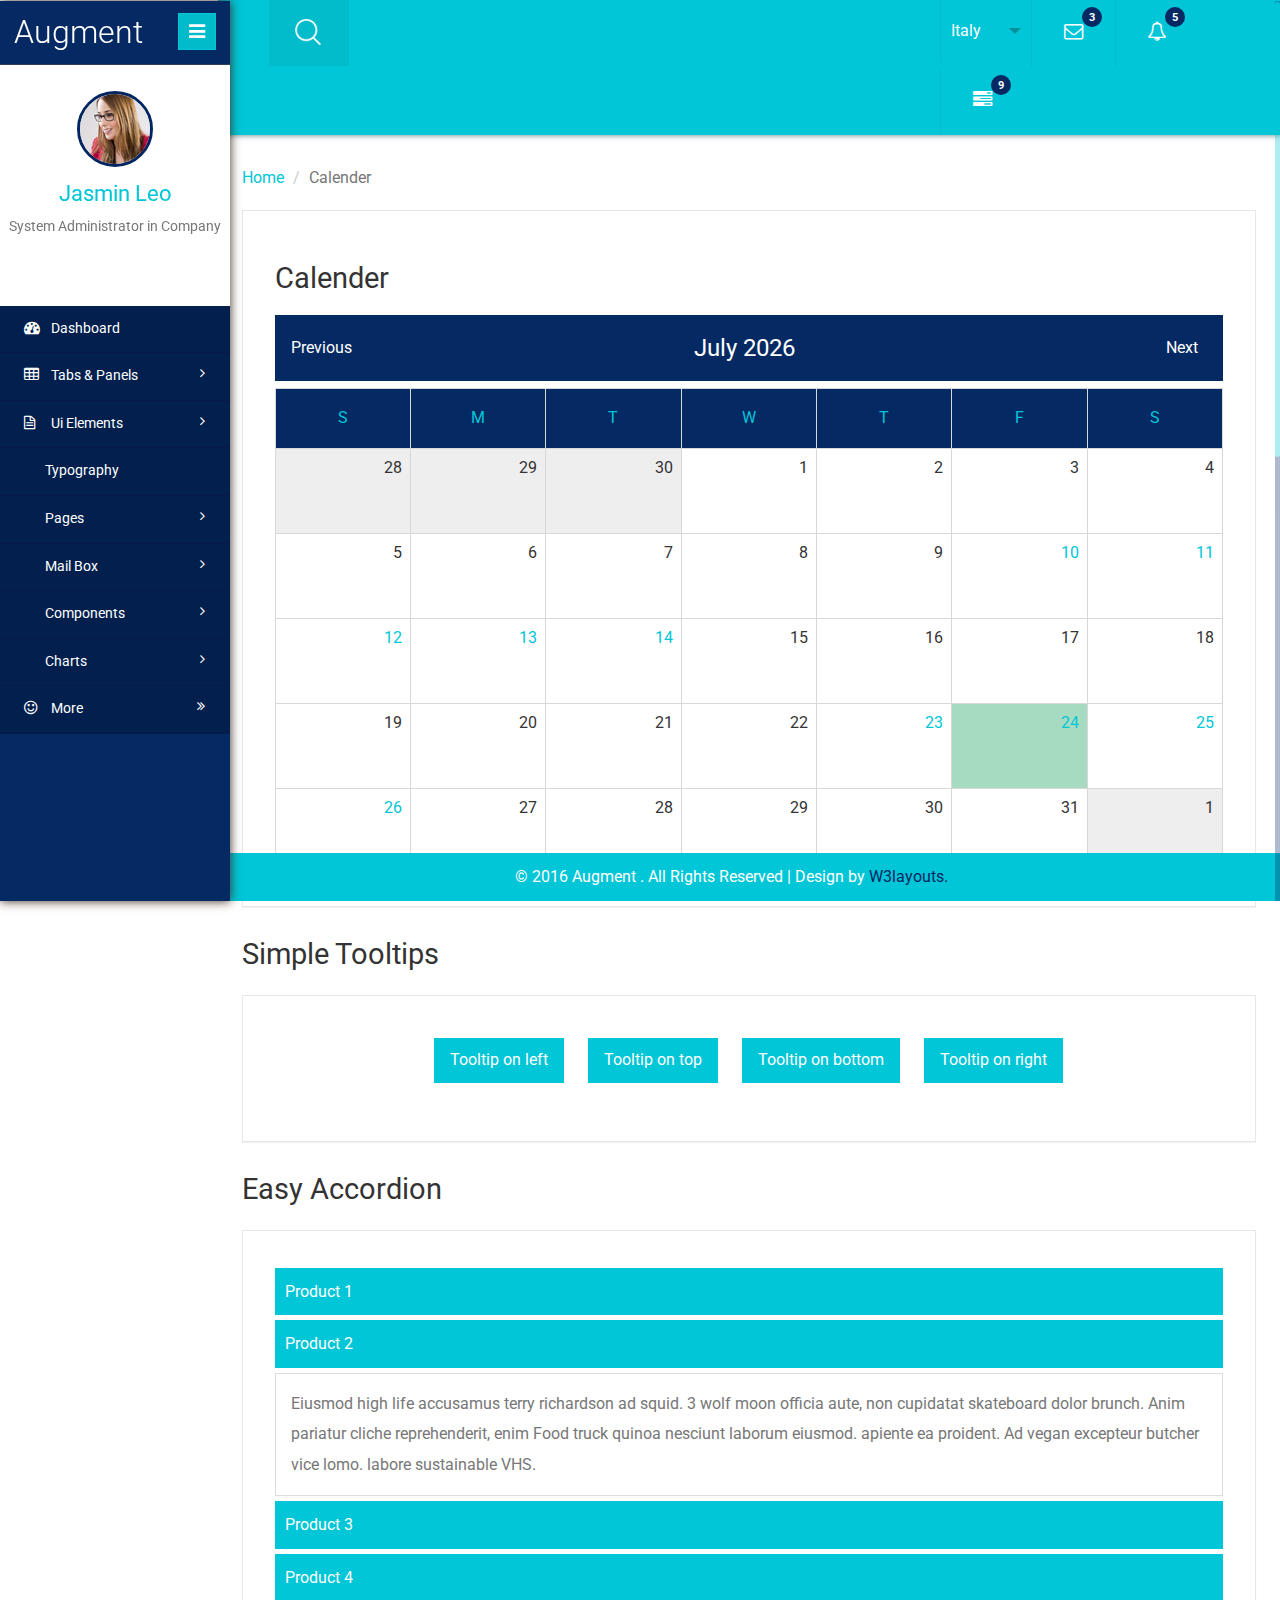
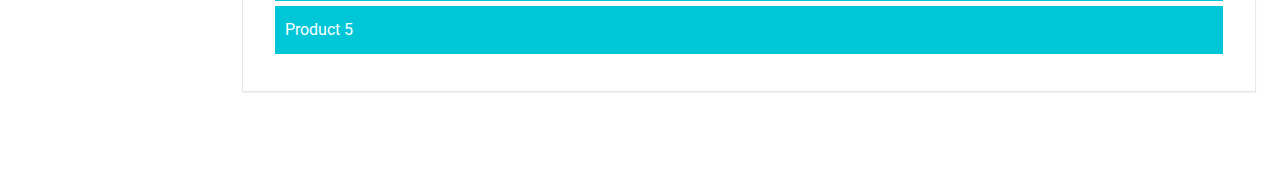
<file: students/calender.html>
<!--
Author: W3layouts
Author URL: http://w3layouts.com
License: Creative Commons Attribution 3.0 Unported
License URL: http://creativecommons.org/licenses/by/3.0/
-->
<!DOCTYPE HTML>
<html>
<head>
<title>Augment an Admin Panel Category Flat Bootstrap Responsive Web Template | Calender :: w3layouts</title>
<meta name="viewport" content="width=device-width, initial-scale=1">
<meta http-equiv="Content-Type" content="text/html; charset=utf-8" />
<meta name="keywords" content="Augment Responsive web template, Bootstrap Web Templates, Flat Web Templates, Android Compatible web template, 
Smartphone Compatible web template, free webdesigns for Nokia, Samsung, LG, SonyEricsson, Motorola web design" />
<script type="application/x-javascript"> addEventListener("load", function() { setTimeout(hideURLbar, 0); }, false); function hideURLbar(){ window.scrollTo(0,1); } </script>
 <!-- Bootstrap Core CSS -->
<link href="css/bootstrap.min.css" rel='stylesheet' type='text/css' />
<!-- Custom CSS -->
<link href="css/style.css" rel='stylesheet' type='text/css' />
<!-- Graph CSS -->
<link href="css/font-awesome.css" rel="stylesheet"> 
<!-- jQuery -->
<link href='//fonts.googleapis.com/css?family=Roboto:700,500,300,100italic,100,400' rel='stylesheet' type='text/css'>
<!-- lined-icons -->
<link rel="stylesheet" href="css/icon-font.min.css" type='text/css' />
<!-- //lined-icons -->
<script src="js/jquery-1.10.2.min.js"></script>
<!--Calender-->
<link rel="stylesheet" href="css/clndr.css" type="text/css" />
<script src="js/underscore-min.js" type="text/javascript"></script>
<script src= "js/moment-2.2.1.js" type="text/javascript"></script>
<script src="js/clndr.js" type="text/javascript"></script>
<script src="js/site.js" type="text/javascript"></script>
<!--End Calender-->
<!--clock init-->
</head> 
<body>
   <div class="page-container">
   <!--/content-inner-->
	<div class="left-content">
	   <div class="inner-content">
		<!-- header-starts -->
			<div class="header-section">
						<!--menu-right-->
						<div class="top_menu">
						        <div class="main-search">
											<form>
											   <input type="text" value="Search" onFocus="this.value = '';" onBlur="if (this.value == '') {this.value = 'Search';}" class="text"/>
												<input type="submit" value=""/>
											</form>
									<div class="close"><img src="images/cross.png" /></div>
								</div>
									<div class="srch"><button></button></div>
									<script type="text/javascript">
										 $('.main-search').hide();
										$('button').click(function (){
											$('.main-search').show();
											$('.main-search text').focus();
										}
										);
										$('.close').click(function(){
											$('.main-search').hide();
										});
									</script>
							<!--/profile_details-->
								<div class="profile_details_left">
									<ul class="nofitications-dropdown">
											<li class="dropdown note dra-down">
											  <div id="dd" class="wrapper-dropdown-3" tabindex="1">
																			<span>Italy</span>
																			<ul class="dropdown">
																				<li><a class="deutsch">France</a></li>
																				<li><a class="english"> Italy</a></li>
																				<li><a class="espana">Brazil</a></li>
																				<li><a class="russian">Usa</a></li>

																			</ul>
																		</div>
																		<script type="text/javascript">
			
																	function DropDown(el) {
																		this.dd = el;
																		this.placeholder = this.dd.children('span');
																		this.opts = this.dd.find('ul.dropdown > li');
																		this.val = '';
																		this.index = -1;
																		this.initEvents();
																	}
																	DropDown.prototype = {
																		initEvents : function() {
																			var obj = this;

																			obj.dd.on('click', function(event){
																				$(this).toggleClass('active');
																				return false;
																			});

																			obj.opts.on('click',function(){
																				var opt = $(this);
																				obj.val = opt.text();
																				obj.index = opt.index();
																				obj.placeholder.text(obj.val);
																			});
																		},
																		getValue : function() {
																			return this.val;
																		},
																		getIndex : function() {
																			return this.index;
																		}
																	}

																	$(function() {

																		var dd = new DropDown( $('#dd') );

																		$(document).click(function() {
																			// all dropdowns
																			$('.wrapper-dropdown-3').removeClass('active');
																		});

																	});

																</script>
										
										</li>
									
										<li class="dropdown note">
											<a href="#" class="dropdown-toggle" data-toggle="dropdown" aria-expanded="false"><i class="fa fa-envelope-o"></i> <span class="badge">3</span></a>

												
													<ul class="dropdown-menu two first">
														<li>
															<div class="notification_header">
																<h3>You have 3 new messages  </h3> 
															</div>
														</li>
														<li><a href="#">
														   <div class="user_img"><img src="images/1.jpg" alt=""></div>
														   <div class="notification_desc">
															<p>Lorem ipsum dolor sit amet</p>
															<p><span>1 hour ago</span></p>
															</div>
														   <div class="clearfix"></div>	
														 </a></li>
														 <li class="odd"><a href="#">
															<div class="user_img"><img src="images/in.jpg" alt=""></div>
														   <div class="notification_desc">
															<p>Lorem ipsum dolor sit amet </p>
															<p><span>1 hour ago</span></p>
															</div>
														  <div class="clearfix"></div>	
														 </a></li>
														<li><a href="#">
														   <div class="user_img"><img src="images/in1.jpg" alt=""></div>
														   <div class="notification_desc">
															<p>Lorem ipsum dolor sit amet </p>
															<p><span>1 hour ago</span></p>
															</div>
														   <div class="clearfix"></div>	
														</a></li>
														<li>
															<div class="notification_bottom">
																<a href="#">See all messages</a>
															</div> 
														</li>
													</ul>
										</li>
										
							<li class="dropdown note">
								<a href="#" class="dropdown-toggle" data-toggle="dropdown" aria-expanded="false"><i class="fa fa-bell-o"></i> <span class="badge">5</span></a>

									<ul class="dropdown-menu two">
										<li>
											<div class="notification_header">
												<h3>You have 5 new notification</h3>
											</div>
										</li>
										<li><a href="#">
											<div class="user_img"><img src="images/in.jpg" alt=""></div>
										   <div class="notification_desc">
											<p>Lorem ipsum dolor sit amet</p>
											<p><span>1 hour ago</span></p>
											</div>
										  <div class="clearfix"></div>	
										 </a></li>
										 <li class="odd"><a href="#">
											<div class="user_img"><img src="images/in5.jpg" alt=""></div>
										   <div class="notification_desc">
											<p>Lorem ipsum dolor sit amet </p>
											<p><span>1 hour ago</span></p>
											</div>
										   <div class="clearfix"></div>	
										 </a></li>
										 <li><a href="#">
											<div class="user_img"><img src="images/in8.jpg" alt=""></div>
										   <div class="notification_desc">
											<p>Lorem ipsum dolor sit amet </p>
											<p><span>1 hour ago</span></p>
											</div>
										   <div class="clearfix"></div>	
										 </a></li>
										 <li>
											<div class="notification_bottom">
												<a href="#">See all notification</a>
											</div> 
										</li>
									</ul>
							</li>	
						<li class="dropdown note">
								<a href="#" class="dropdown-toggle" data-toggle="dropdown" aria-expanded="false"><i class="fa fa-tasks"></i> <span class="badge blue1">9</span></a>
										<ul class="dropdown-menu two">
										<li>
											<div class="notification_header">
												<h3>You have 9 pending task</h3>
											</div>
										</li>
										<li><a href="#">
												<div class="task-info">
												<span class="task-desc">Database update</span><span class="percentage">40%</span>
												<div class="clearfix"></div>	
											   </div>
												<div class="progress progress-striped active">
												 <div class="bar yellow" style="width:40%;"></div>
											</div>
										</a></li>
										<li><a href="#">
											<div class="task-info">
												<span class="task-desc">Dashboard done</span><span class="percentage">90%</span>
											   <div class="clearfix"></div>	
											</div>
										   
											<div class="progress progress-striped active">
												 <div class="bar green" style="width:90%;"></div>
											</div>
										</a></li>
										<li><a href="#">
											<div class="task-info">
												<span class="task-desc">Mobile App</span><span class="percentage">33%</span>
												<div class="clearfix"></div>	
											</div>
										   <div class="progress progress-striped active">
												 <div class="bar red" style="width: 33%;"></div>
											</div>
										</a></li>
										<li><a href="#">
											<div class="task-info">
												<span class="task-desc">Issues fixed</span><span class="percentage">80%</span>
											   <div class="clearfix"></div>	
											</div>
											<div class="progress progress-striped active">
												 <div class="bar  blue" style="width: 80%;"></div>
											</div>
										</a></li>
										<li>
											<div class="notification_bottom">
												<a href="#">See all pending task</a>
											</div> 
										</li>
									</ul>
							</li>		   							   		
							<div class="clearfix"></div>	
								</ul>
							</div>
							<div class="clearfix"></div>	
							<!--//profile_details-->
						</div>
						<!--//menu-right-->
					<div class="clearfix"></div>
				</div>
					<!-- //header-ends -->
							<!--//outer-wp-->
									<div class="outter-wp">
									<!--/sub-heard-part-->
											 <div class="sub-heard-part">
													   <ol class="breadcrumb m-b-0">
															<li><a href="index.html">Home</a></li>
															<li class="active">Calender</li>
														</ol>
											</div>	
											<!--/sub-heard-part-->	
										<!--/calender-->
											<div class="cal-main">
													<div class="calender graph-form">
														<h2 class="inner-tittle">Calender</h2>
														<div class="cal1">
															
														</div>
													</div>
														<!--/Tooltips-->
														<div class="tool-tips">
												            <h3 class="inner-tittle two">Simple Tooltips</h3>
															<div class="tool-tips graph-form">
																<div class="bs-example-tooltips"> 
																	<button type="button" class="btn btn-default tip" data-toggle="tooltip" data-placement="left" title="" data-original-title="Tooltip on left">Tooltip on left</button> 
																	<button type="button" class="btn btn-default tip" data-toggle="tooltip" data-placement="top" title="" data-original-title="Tooltip on top">Tooltip on top</button> 
																	<button type="button" class="btn btn-default tip" data-toggle="tooltip" data-placement="bottom" title="" data-original-title="Tooltip on bottom">Tooltip on bottom</button>
																	<button type="button" class="btn btn-default tip" data-toggle="tooltip" data-placement="right" title="" data-original-title="Tooltip on right">Tooltip on right</button> 
																	<script>$(function () {
																	  $('[data-toggle="tooltip"]').tooltip()
																	})</script>
																</div>
															</div>
														</div>	
															<!--/Tooltips-->
															<!--/Accordion-->
														 <div class="accordion">
															<h3 class="inner-tittle two">Easy  Accordion</h3>
															<div class="panel-group tool-tips graph-form" id="accordion" role="tablist" aria-multiselectable="true">
																  <div class="panel-default">
																	<div class="panel-heading" role="tab" id="headingOne">
																	  <h4 class="panel-title">
																		<a role="button" data-toggle="collapse" data-parent="#accordion" href="#collapseOne" aria-expanded="false" aria-controls="collapseOne" class="collapsed">
																		  Product 1
																		</a>
																	  </h4>
																	</div>
																	<div id="collapseOne" class="panel-collapse collapse" role="tabpanel" aria-labelledby="headingOne" aria-expanded="false" style="height: 0px;">
																	  <div class="panel-body">
																		Anim pariatur cliche reprehenderit, enim eiusmod high life accusamus terry richardson ad squid. 3 wolf moon officia aute, non cupidatat skateboard dolor brunch. Food truck quinoa nesciunt laborum eiusmod. apiente ea proident. Ad vegan excepteur butcher vice lomo.  labore sustainable VHS.
																	  </div>
																	</div>
																  </div>
																  <div class="panel-default">
																	<div class="panel-heading" role="tab" id="headingTwo">
																	  <h4 class="panel-title">
																		<a class="" role="button" data-toggle="collapse" data-parent="#accordion" href="#collapseTwo" aria-expanded="true" aria-controls="collapseTwo">
																			Product 2
																		</a>
																	  </h4>
																	</div>
																	<div id="collapseTwo" class="panel-collapse collapse in" role="tabpanel" aria-labelledby="headingTwo" aria-expanded="true">
																	  <div class="panel-body">
																		Eiusmod high life accusamus terry richardson ad squid. 3 wolf moon officia aute, non cupidatat skateboard dolor brunch. Anim pariatur cliche reprehenderit, enim  Food truck quinoa nesciunt laborum eiusmod. apiente ea proident. Ad vegan excepteur butcher vice lomo.  labore sustainable VHS.
																	  </div>
																	</div>
																  </div>
																  <div class="panel-default">
																	<div class="panel-heading" role="tab" id="headingThree">
																	  <h4 class="panel-title">
																		<a class="collapsed" role="button" data-toggle="collapse" data-parent="#accordion" href="#collapseThree" aria-expanded="false" aria-controls="collapseThree">
																			Product 3
																		</a>
																	  </h4>
																	</div>
																	<div id="collapseThree" class="panel-collapse collapse" role="tabpanel" aria-labelledby="headingThree" aria-expanded="false" style="height: 0px;">
																	  <div class="panel-body">
																		3 wolf moon officia aute, non cupidatat skateboard dolor brunch. Food truck quinoa nesciunt laborum eiusmod. Anim pariatur cliche reprehenderit, enim eiusmod high life accusamus terry richardson ad squid.  apiente ea proident. Ad vegan excepteur butcher vice lomo.  labore sustainable VHS.
																	  </div>
																	</div>
																  </div>
															  <div class="panel-default">
																<div class="panel-heading" role="tab" id="headingFour">
																  <h4 class="panel-title">
																	<a class="collapsed" role="button" data-toggle="collapse" data-parent="#accordion" href="#collapseFour" aria-expanded="false" aria-controls="collapseFour">
																		Product 4
																	</a>
																  </h4>
																</div>
																<div id="collapseFour" class="panel-collapse collapse" role="tabpanel" aria-labelledby="headingFour" aria-expanded="false" style="height: 0px;">
																  <div class="panel-body">
																	Cliche reprehenderit, enim eiusmod high life accusamus terry richardson ad squid. 3 wolf moon officia aute, non cupidatat skateboard dolor brunch. Food truck quinoa nesciunt laborum eiusmod. apiente ea proident. Ad vegan excepteur butcher vice lomo.  labore sustainable VHS.
																  </div>
																</div>
															  </div>
															  <div class="panel-default">
																<div class="panel-heading" role="tab" id="headingFive">
																  <h4 class="panel-title">
																	<a class="collapsed" role="button" data-toggle="collapse" data-parent="#accordion" href="#collapseFive" aria-expanded="false" aria-controls="collapseFive">
																		Product 5
																	</a>
																  </h4>
																</div>
																<div id="collapseFive" class="panel-collapse collapse" role="tabpanel" aria-labelledby="headingFive" aria-expanded="false" style="height: 0px;">
																  <div class="panel-body">
																	Anim pariatur cliche reprehenderit, enim eiusmod high life accusamus terry richardson ad squid. 3 wolf moon officia aute, non cupidatat skateboard dolor brunch. Food truck quinoa nesciunt laborum eiusmod. apiente ea proident. Ad vegan excepteur butcher vice lomo.  labore sustainable VHS.
																  </div>
																</div>
														  </div>
														</div>
													</div>
														<!--//Accordion-->
											</div>	
										<!--//calender-->
									</div>
								<!--//outer-wp-->
									 <!--footer section start-->
										<footer>
										   <p>&copy 2016 Augment . All Rights Reserved | Design by <a href="https://w3layouts.com/" target="_blank">W3layouts.</a></p>
										</footer>
									<!--footer section end-->
								</div>
							</div>
				<!--//content-inner-->
			<!--/sidebar-menu-->
				<div class="sidebar-menu">
					<header class="logo">
					<a href="#" class="sidebar-icon"> <span class="fa fa-bars"></span> </a> <a href="index.html"> <span id="logo"> <h1>Augment</h1></span> 
					<!--<img id="logo" src="" alt="Logo"/>--> 
				  </a> 
				</header>
			<div style="border-top:1px solid rgba(69, 74, 84, 0.7)"></div>
			<!--/down-->
							<div class="down">	
									  <a href="index.html"><img src="images/admin.jpg"></a>
									  <a href="index.html"><span class=" name-caret">Jasmin Leo</span></a>
									 <p>System Administrator in Company</p>
									<ul>
									<li><a class="tooltips" href="index.html"><span>Profile</span><i class="lnr lnr-user"></i></a></li>
										<li><a class="tooltips" href="index.html"><span>Settings</span><i class="lnr lnr-cog"></i></a></li>
										<li><a class="tooltips" href="index.html"><span>Log out</span><i class="lnr lnr-power-switch"></i></a></li>
										</ul>
									</div>
							   <!--//down-->
							   <div class="menu">
									<ul id="menu" >
										<li><a href="index.html"><i class="fa fa-tachometer"></i> <span>Dashboard</span></a></li>
										 <li id="menu-academico" ><a href="#"><i class="fa fa-table"></i> <span> Tabs &amp; Panels</span> <span class="fa fa-angle-right" style="float: right"></span></a>
										   <ul id="menu-academico-sub" >
											<li id="menu-academico-avaliacoes" ><a href="tabs.html"> Tabs &amp; Panels</a></li>
											<li id="menu-academico-boletim" ><a href="widget.html">Widgets</a></li>
											<li id="menu-academico-avaliacoes" ><a href="calender.html">Calendar</a></li>
											
										  </ul>
										</li>
										 <li id="menu-academico" ><a href="#"><i class="fa fa-file-text-o"></i> <span>Ui Elements</span> <span class="fa fa-angle-right" style="float: right"></span></a>
											 <ul id="menu-academico-sub" >
												<li id="menu-academico-avaliacoes" ><a href="forms.html">Forms</a></li>
												<li id="menu-academico-boletim" ><a href="validation.html">Validation Forms</a></li>
												<li id="menu-academico-boletim" ><a href="table.html">Tables</a></li>
												<li id="menu-academico-boletim" ><a href="Buttons.html">Buttons</a></li>
											  </ul>
										 </li>
									<li><a href="typography.html"><i class="lnr lnr-pencil"></i> <span>Typography</span></a></li>
									<li id="menu-academico" ><a href="#"><i class="lnr lnr-book"></i> <span>Pages</span> <span class="fa fa-angle-right" style="float: right"></span></a>
										  <ul id="menu-academico-sub" >
										    <li id="menu-academico-avaliacoes" ><a href="login.html">Login</a></li>
										    <li id="menu-academico-boletim" ><a href="register.html">Register</a></li>
											<li id="menu-academico-boletim" ><a href="404.html">404</a></li>
											<li id="menu-academico-boletim" ><a href="sign.html">Sign up</a></li>
											<li id="menu-academico-boletim" ><a href="profile.html">Profile</a></li>
										  </ul>
									 </li>
									 <li><a href="#"><i class="lnr lnr-envelope"></i> <span>Mail Box</span><span class="fa fa-angle-right" style="float: right"></span></a>
									   <ul>
										<li><a href="inbox.html"><i class="fa fa-inbox"></i> Inbox</a></li>
										<li><a href="compose.html"><i class="fa fa-pencil-square-o"></i> Compose Mail</a></li>
											<li><a href="editor.html"><span class="lnr lnr-highlight"></span> Editors Page</a></li>
									
									  </ul>
									</li>
							        <li id="menu-academico" ><a href="#"><i class="lnr lnr-layers"></i> <span>Components</span> <span class="fa fa-angle-right" style="float: right"></span></a>
										 <ul id="menu-academico-sub" >
											<li id="menu-academico-avaliacoes" ><a href="grids.html">Grids</a></li>
											<li id="menu-academico-boletim" ><a href="media.html">Media Objects</a></li>

										  </ul>
									 </li>
									<li><a href="chart.html"><i class="lnr lnr-chart-bars"></i> <span>Charts</span> <span class="fa fa-angle-right" style="float: right"></span></a>
									  <ul>
										<li><a href="map.html"><i class="lnr lnr-map"></i> Maps</a></li>
										<li><a href="graph.html"><i class="lnr lnr-apartment"></i> Graph Visualization</a></li>
									</ul>
									</li>
									<li id="menu-comunicacao" ><a href="#"><i class="fa fa-smile-o"></i> <span>More</span><span class="fa fa-angle-double-right" style="float: right"></span></a>
									   <ul id="menu-comunicacao-sub" >
										<li id="menu-mensagens" style="width:120px" ><a href="project.html">Projects <i class="fa fa-angle-right" style="float: right; margin-right: -8px; margin-top: 2px;"></i></a>
										  <ul id="menu-mensagens-sub" >
											<li id="menu-mensagens-enviadas" style="width:130px" ><a href="ribbon.html">Ribbons</a></li>
											<li id="menu-mensagens-recebidas"  style="width:130px"><a href="blank.html">Blank</a></li>
										  </ul>
										</li>
										<li id="menu-arquivos" ><a href="500.html">500</a></li>
									  </ul>
									</li>
								  </ul>
								</div>
							  </div>
							  <div class="clearfix"></div>		
							</div>
							<script>
							var toggle = true;
										
							$(".sidebar-icon").click(function() {                
							  if (toggle)
							  {
								$(".page-container").addClass("sidebar-collapsed").removeClass("sidebar-collapsed-back");
								$("#menu span").css({"position":"absolute"});
							  }
							  else
							  {
								$(".page-container").removeClass("sidebar-collapsed").addClass("sidebar-collapsed-back");
								setTimeout(function() {
								  $("#menu span").css({"position":"relative"});
								}, 400);
							  }
											
											toggle = !toggle;
										});
							</script>
<!--js -->
<script src="js/jquery.nicescroll.js"></script>
<script src="js/scripts.js"></script>
<!-- Bootstrap Core JavaScript -->
   <script src="js/bootstrap.min.js"></script>
</body>
</html>
</file>
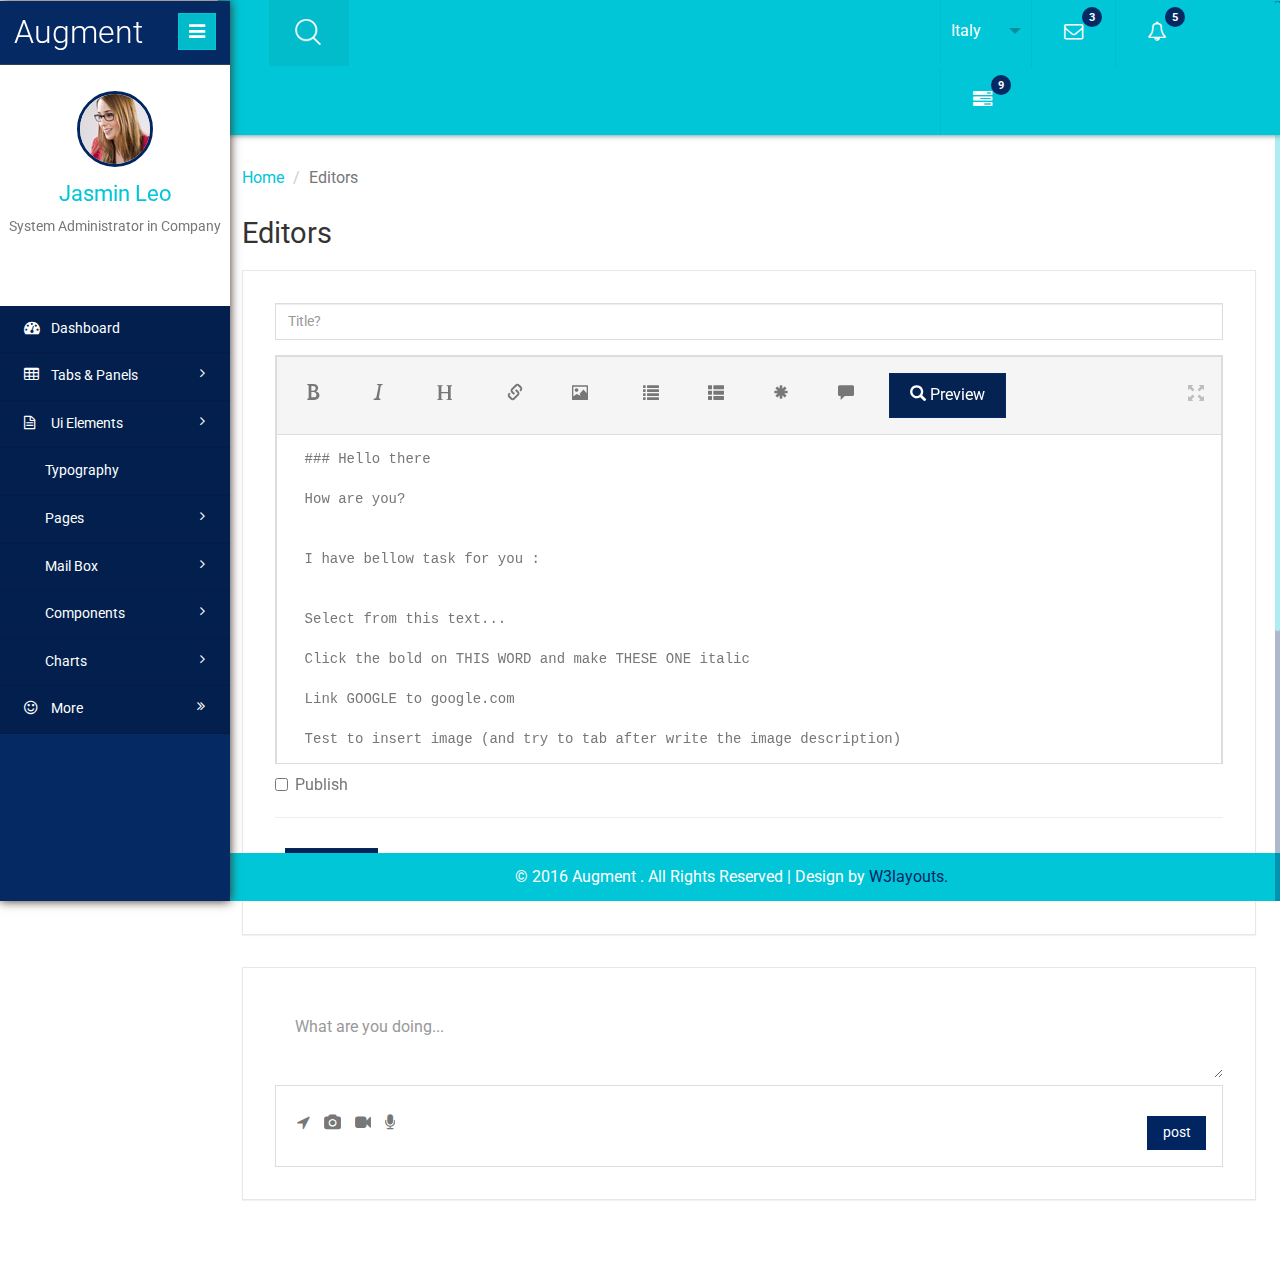
<file: students/editor.html>
<!--
Author: W3layouts
Author URL: http://w3layouts.com
License: Creative Commons Attribution 3.0 Unported
License URL: http://creativecommons.org/licenses/by/3.0/
-->
<!DOCTYPE HTML>
<html>
<head>
<title>Augment an Admin Panel Category Flat Bootstrap Responsive Web Template | Editors :: w3layouts</title>
<meta name="viewport" content="width=device-width, initial-scale=1">
<meta http-equiv="Content-Type" content="text/html; charset=utf-8" />
<meta name="keywords" content="Augment Responsive web template, Bootstrap Web Templates, Flat Web Templates, Android Compatible web template, 
Smartphone Compatible web template, free webdesigns for Nokia, Samsung, LG, SonyEricsson, Motorola web design" />
<script type="application/x-javascript"> addEventListener("load", function() { setTimeout(hideURLbar, 0); }, false); function hideURLbar(){ window.scrollTo(0,1); } </script>
 <!-- Bootstrap Core CSS -->
<link href="css/bootstrap.min.css" rel='stylesheet' type='text/css' />
<!-- Custom CSS -->
<link href="css/style.css" rel='stylesheet' type='text/css' />
<link href="css/bootstrap-markdown.min.css" rel='stylesheet' type='text/css' />
<!-- Graph CSS -->
<link href="css/font-awesome.css" rel="stylesheet"> 
<!-- jQuery -->
<link href='//fonts.googleapis.com/css?family=Roboto:700,500,300,100italic,100,400' rel='stylesheet' type='text/css'>
<!-- lined-icons -->
<link rel="stylesheet" href="css/icon-font.min.css" type='text/css' />
<!-- //lined-icons -->
<script src="js/jquery-1.10.2.min.js"></script>
<script src="js/bootstrap-markdown.js"></script>

<!----->

<!--clock init-->
</head> 
<body>
   <div class="page-container">
   <!--/content-inner-->
	<div class="left-content">
	   <div class="inner-content">
		<!-- header-starts -->
			<div class="header-section">
						<!--menu-right-->
						<div class="top_menu">
						        <div class="main-search">
											<form>
											   <input type="text" value="Search" onFocus="this.value = '';" onBlur="if (this.value == '') {this.value = 'Search';}" class="text"/>
												<input type="submit" value=""/>
											</form>
									<div class="close"><img src="images/cross.png" /></div>
								</div>
									<div class="srch"><button></button></div>
									<script type="text/javascript">
										 $('.main-search').hide();
										$('button').click(function (){
											$('.main-search').show();
											$('.main-search text').focus();
										}
										);
										$('.close').click(function(){
											$('.main-search').hide();
										});
									</script>
							<!--/profile_details-->
								<div class="profile_details_left">
									<ul class="nofitications-dropdown">
											<li class="dropdown note dra-down">
											  <div id="dd" class="wrapper-dropdown-3" tabindex="1">
																			<span>Italy</span>
																			<ul class="dropdown">
																				<li><a class="deutsch">France</a></li>
																				<li><a class="english"> Italy</a></li>
																				<li><a class="espana">Brazil</a></li>
																				<li><a class="russian">Usa</a></li>

																			</ul>
																		</div>
																		<script type="text/javascript">
			
																	function DropDown(el) {
																		this.dd = el;
																		this.placeholder = this.dd.children('span');
																		this.opts = this.dd.find('ul.dropdown > li');
																		this.val = '';
																		this.index = -1;
																		this.initEvents();
																	}
																	DropDown.prototype = {
																		initEvents : function() {
																			var obj = this;

																			obj.dd.on('click', function(event){
																				$(this).toggleClass('active');
																				return false;
																			});

																			obj.opts.on('click',function(){
																				var opt = $(this);
																				obj.val = opt.text();
																				obj.index = opt.index();
																				obj.placeholder.text(obj.val);
																			});
																		},
																		getValue : function() {
																			return this.val;
																		},
																		getIndex : function() {
																			return this.index;
																		}
																	}

																	$(function() {

																		var dd = new DropDown( $('#dd') );

																		$(document).click(function() {
																			// all dropdowns
																			$('.wrapper-dropdown-3').removeClass('active');
																		});

																	});

																</script>
													
										
										</li>
									
										<li class="dropdown note">
											<a href="#" class="dropdown-toggle" data-toggle="dropdown" aria-expanded="false"><i class="fa fa-envelope-o"></i> <span class="badge">3</span></a>

												
												<ul class="dropdown-menu two first">
														<li>
															<div class="notification_header">
																<h3>You have 3 new messages  </h3> 
															</div>
														</li>
														<li><a href="#">
														   <div class="user_img"><img src="images/1.jpg" alt=""></div>
														   <div class="notification_desc">
															<p>Lorem ipsum dolor sit amet</p>
															<p><span>1 hour ago</span></p>
															</div>
														   <div class="clearfix"></div>	
														 </a></li>
														 <li class="odd"><a href="#">
															<div class="user_img"><img src="images/in.jpg" alt=""></div>
														   <div class="notification_desc">
															<p>Lorem ipsum dolor sit amet </p>
															<p><span>1 hour ago</span></p>
															</div>
														  <div class="clearfix"></div>	
														 </a></li>
														<li><a href="#">
														   <div class="user_img"><img src="images/in1.jpg" alt=""></div>
														   <div class="notification_desc">
															<p>Lorem ipsum dolor sit amet </p>
															<p><span>1 hour ago</span></p>
															</div>
														   <div class="clearfix"></div>	
														</a></li>
														<li>
															<div class="notification_bottom">
																<a href="#">See all messages</a>
															</div> 
														</li>
													</ul>
										</li>
										
							<li class="dropdown note">
								<a href="#" class="dropdown-toggle" data-toggle="dropdown" aria-expanded="false"><i class="fa fa-bell-o"></i> <span class="badge">5</span></a>

									<ul class="dropdown-menu two">
										<li>
											<div class="notification_header">
												<h3>You have 5 new notification</h3>
											</div>
										</li>
										<li><a href="#">
											<div class="user_img"><img src="images/in.jpg" alt=""></div>
										   <div class="notification_desc">
											<p>Lorem ipsum dolor sit amet</p>
											<p><span>1 hour ago</span></p>
											</div>
										  <div class="clearfix"></div>	
										 </a></li>
										 <li class="odd"><a href="#">
											<div class="user_img"><img src="images/in5.jpg" alt=""></div>
										   <div class="notification_desc">
											<p>Lorem ipsum dolor sit amet </p>
											<p><span>1 hour ago</span></p>
											</div>
										   <div class="clearfix"></div>	
										 </a></li>
										 <li><a href="#">
											<div class="user_img"><img src="images/in8.jpg" alt=""></div>
										   <div class="notification_desc">
											<p>Lorem ipsum dolor sit amet </p>
											<p><span>1 hour ago</span></p>
											</div>
										   <div class="clearfix"></div>	
										 </a></li>
										 <li>
											<div class="notification_bottom">
												<a href="#">See all notification</a>
											</div> 
										</li>
									</ul>
							</li>	
						<li class="dropdown note">
								<a href="#" class="dropdown-toggle" data-toggle="dropdown" aria-expanded="false"><i class="fa fa-tasks"></i> <span class="badge blue1">9</span></a>
										<ul class="dropdown-menu two">
										<li>
											<div class="notification_header">
												<h3>You have 9 pending task</h3>
											</div>
										</li>
										<li><a href="#">
												<div class="task-info">
												<span class="task-desc">Database update</span><span class="percentage">40%</span>
												<div class="clearfix"></div>	
											   </div>
												<div class="progress progress-striped active">
												 <div class="bar yellow" style="width:40%;"></div>
											</div>
										</a></li>
										<li><a href="#">
											<div class="task-info">
												<span class="task-desc">Dashboard done</span><span class="percentage">90%</span>
											   <div class="clearfix"></div>	
											</div>
										   
											<div class="progress progress-striped active">
												 <div class="bar green" style="width:90%;"></div>
											</div>
										</a></li>
										<li><a href="#">
											<div class="task-info">
												<span class="task-desc">Mobile App</span><span class="percentage">33%</span>
												<div class="clearfix"></div>	
											</div>
										   <div class="progress progress-striped active">
												 <div class="bar red" style="width: 33%;"></div>
											</div>
										</a></li>
										<li><a href="#">
											<div class="task-info">
												<span class="task-desc">Issues fixed</span><span class="percentage">80%</span>
											   <div class="clearfix"></div>	
											</div>
											<div class="progress progress-striped active">
												 <div class="bar  blue" style="width: 80%;"></div>
											</div>
										</a></li>
										<li>
											<div class="notification_bottom">
												<a href="#">See all pending task</a>
											</div> 
										</li>
									</ul>
							</li>		   							   		
							<div class="clearfix"></div>	
								</ul>
							</div>
							<div class="clearfix"></div>	
							<!--//profile_details-->
						</div>
						<!--//menu-right-->
					<div class="clearfix"></div>
				</div>
					<!-- //header-ends -->
								<div class="outter-wp">
								<!--sub-heard-part-->
								   <div class="sub-heard-part">
								   <ol class="breadcrumb m-b-0">
										<li><a href="index.html">Home</a></li>
										<li class="active">Editors</li>
									</ol>
								   </div>
								  <!--//sub-heard-part-->
										<div class="graph-visual">
											<h2 class="inner-tittle">Editors </h2>
											           <div class="maark-edit graph">
													       						<form>
													  <div class="form-group">
														<input class="form-control" name="title" type="text" placeholder="Title?">
													  </div>
																	<div class="md-editor" id="1454925081632">
																	
																	<textarea name="content" data-provide="markdown" rows="15" class="md-input" style="resize: none;">### Hello there
																			How are you?

																			I have bellow task for you :

																			Select from this text...
																			Click the bold on THIS WORD and make THESE ONE italic
																			Link GOOGLE to google.com
																			Test to insert image (and try to tab after write the image description)
																			Test Preview
																			And ending here... Click "List"

																			Enjoy!</textarea>
																					<div class="md-fullscreen-controls">
																						<a href="#" class="exit-fullscreen" title="Exit fullscreen"><span class="glyphicon glyphicon-fullscreen"></span></a>
																					</div>
																				</div>
																				<div class="publish">
																						<label class="checkbox">
																							<input name="publish" type="checkbox"> Publish
																						  </label>
																				</div>
																						 
																						  <hr>
																						  <button type="submit" class="btn">Submit</button>
																</form>
														</div>
																  <script>  
																     $("#target-editor").markdown({
																			  savable:true,
																			  onShow: function(e){
																				alert("Showing "
																				  +e.$textarea.prop("tagName").toLowerCase()
																				  +"#"
																				  +e.$textarea.attr("id")
																				  +" as Markdown Editor...")
																			  },
																			  onPreview: function(e) {
																				var previewContent

																				if (e.isDirty()) {
																				  var originalContent = e.getContent()

																				  previewContent = "Prepended text here..."
																						 + "\n"
																						 + originalContent
																						 + "\n"
																						 +"Apended text here..."
																				} else {
																				  previewContent = "Default content"
																				}

																				return previewContent
																			  },
																			  onSave: function(e) {
																				alert("Saving '"+e.getContent()+"'...")
																			  },
																			  onChange: function(e){
																				console.log("Changed!")
																			  },
																			  onFocus: function(e) {
																				alert("Focus triggered!")
																			  },
																			  onBlur: function(e) {
																				alert("Blur triggered!")
																			  }
																			})
																  </script>
														<div class="post graph">
														
														<form class="text-area">
															<textarea required=""> What are you doing...</textarea>
														</form>
														<div class="post-at">
															<ul class="icon">
																
																
																<div class="post-file">
																<i class="fa fa-location-arrow"></i>
																<input id="input-1" name="input1[]" type="file" multiple="" class="">
																</div>
																<div class="post-file">
																<i class="fa fa-camera"></i>
																<input id="input-2" name="input2[]" type="file" multiple="" class="">
																</div>
																<div class="post-file">
																<i class="fa fa-video-camera"></i>
																<input id="input-3" name="input3[]" type="file" multiple="" class="">
																</div>
																<div class="post-file">
																<i class="fa fa-microphone"></i>
																<input id="input-4" name="input4[]" type="file" multiple="" class="">
																</div>
																
																<script>
																$(document).on('ready', function() {
																	$("#input-1").fileinput({showCaption: false});
																});
																</script>
																<script>
																$(document).on('ready', function() {
																	$("#input-2").fileinput({showCaption: false});
																});
																</script>
																<script>
																$(document).on('ready', function() {
																	$("#input-3").fileinput({showCaption: false});
																});
																</script>
																<script>
																$(document).on('ready', function() {
																	$("#input-4").fileinput({showCaption: false});
																});
																</script>
															</ul>
															<form class="text-sub">
																<input type="submit" value="post">
															</form>
															<div class="clearfix"> </div>
														</div>
													</div>
											</div>
										
									</div>
									<!--//outer-wp-->
								</div>
									 <!--footer section start-->
										<footer>
										   <p>&copy 2016 Augment . All Rights Reserved | Design by <a href="https://w3layouts.com/" target="_blank">W3layouts.</a></p>
										</footer>
									<!--footer section end-->
								</div>
				<!--//content-inner-->
		<!--/sidebar-menu-->
				<div class="sidebar-menu">
					<header class="logo">
					<a href="#" class="sidebar-icon"> <span class="fa fa-bars"></span> </a> <a href="index.html"> <span id="logo"> <h1>Augment</h1></span> 
					<!--<img id="logo" src="" alt="Logo"/>--> 
				  </a> 
				</header>
			<div style="border-top:1px solid rgba(69, 74, 84, 0.7)"></div>
			<!--/down-->
							<div class="down">	
									  <a href="index.html"><img src="images/admin.jpg"></a>
									  <a href="index.html"><span class=" name-caret">Jasmin Leo</span></a>
									 <p>System Administrator in Company</p>
									<ul>
									<li><a class="tooltips" href="index.html"><span>Profile</span><i class="lnr lnr-user"></i></a></li>
										<li><a class="tooltips" href="index.html"><span>Settings</span><i class="lnr lnr-cog"></i></a></li>
										<li><a class="tooltips" href="index.html"><span>Log out</span><i class="lnr lnr-power-switch"></i></a></li>
										</ul>
									</div>
							   <!--//down-->
                                 <div class="menu">
									<ul id="menu" >
										<li><a href="index.html"><i class="fa fa-tachometer"></i> <span>Dashboard</span></a></li>
										 <li id="menu-academico" ><a href="#"><i class="fa fa-table"></i> <span> Tabs &amp; Panels</span> <span class="fa fa-angle-right" style="float: right"></span></a>
										   <ul id="menu-academico-sub" >
											<li id="menu-academico-avaliacoes" ><a href="tabs.html"> Tabs &amp; Panels</a></li>
											<li id="menu-academico-boletim" ><a href="widget.html">Widgets</a></li>
											<li id="menu-academico-avaliacoes" ><a href="calender.html">Calendar</a></li>
											
										  </ul>
										</li>
										 <li id="menu-academico" ><a href="#"><i class="fa fa-file-text-o"></i> <span>Ui Elements</span> <span class="fa fa-angle-right" style="float: right"></span></a>
											 <ul id="menu-academico-sub" >
												<li id="menu-academico-avaliacoes" ><a href="forms.html">Forms</a></li>
												<li id="menu-academico-boletim" ><a href="validation.html">Validation Forms</a></li>
												<li id="menu-academico-boletim" ><a href="table.html">Tables</a></li>
												<li id="menu-academico-boletim" ><a href="buttons.html">Buttons</a></li>
											  </ul>
										 </li>
									<li><a href="typography.html"><i class="lnr lnr-pencil"></i> <span>Typography</span></a></li>
									<li id="menu-academico" ><a href="#"><i class="lnr lnr-book"></i> <span>Pages</span> <span class="fa fa-angle-right" style="float: right"></span></a>
										  <ul id="menu-academico-sub" >
										    <li id="menu-academico-avaliacoes" ><a href="login.html">Login</a></li>
										    <li id="menu-academico-boletim" ><a href="register.html">Register</a></li>
											<li id="menu-academico-boletim" ><a href="404.html">404</a></li>
											<li id="menu-academico-boletim" ><a href="sign.html">Sign up</a></li>
											<li id="menu-academico-boletim" ><a href="profile.html">Profile</a></li>
										  </ul>
									 </li>
									 <li><a href="#"><i class="lnr lnr-envelope"></i> <span>Mail Box</span><span class="fa fa-angle-right" style="float: right"></span></a>
									   <ul>
										<li><a href="inbox.html"><i class="fa fa-inbox"></i> Inbox</a></li>
										<li><a href="inbox.html"><i class="fa fa-pencil-square-o"></i> Compose Mail</a></li>
											<li><a href="editor.html"><span class="lnr lnr-highlight"></span> Editors Page</a></li>
									
									  </ul>
									</li>
							        <li id="menu-academico" ><a href="#"><i class="lnr lnr-layers"></i> <span>Components</span> <span class="fa fa-angle-right" style="float: right"></span></a>
										 <ul id="menu-academico-sub" >
											<li id="menu-academico-avaliacoes" ><a href="grids.html">Grids</a></li>
											<li id="menu-academico-boletim" ><a href="media.html">Media Objects</a></li>

										  </ul>
									 </li>
									<li><a href="chart.html"><i class="lnr lnr-chart-bars"></i> <span>Charts</span> <span class="fa fa-angle-right" style="float: right"></span></a>
									  <ul>
										<li><a href="map.html"><i class="lnr lnr-map"></i> Maps</a></li>
										<li><a href="graph.html"><i class="lnr lnr-apartment"></i> Graph Visualization</a></li>
									</ul>
									</li>
									<li id="menu-comunicacao" ><a href="#"><i class="fa fa-smile-o"></i> <span>More</span><span class="fa fa-angle-double-right" style="float: right"></span></a>
									    <ul id="menu-comunicacao-sub" >
										<li id="menu-mensagens" style="width:120px" ><a href="project.html">Projects <i class="fa fa-angle-right" style="float: right; margin-right: -8px; margin-top: 2px;"></i></a>
										  <ul id="menu-mensagens-sub" >
											<li id="menu-mensagens-enviadas" style="width:130px" ><a href="ribbon.html">Ribbons</a></li>
											<li id="menu-mensagens-recebidas"  style="width:130px"><a href="blank.html">Blank</a></li>
										  </ul>
										</li>
										<li id="menu-arquivos" ><a href="500.html">500</a></li>
									  </ul>
									</li>
								  </ul>
								</div>
							  </div>
							  <div class="clearfix"></div>		
							</div>
							<script>
							var toggle = true;
										
							$(".sidebar-icon").click(function() {                
							  if (toggle)
							  {
								$(".page-container").addClass("sidebar-collapsed").removeClass("sidebar-collapsed-back");
								$("#menu span").css({"position":"absolute"});
							  }
							  else
							  {
								$(".page-container").removeClass("sidebar-collapsed").addClass("sidebar-collapsed-back");
								setTimeout(function() {
								  $("#menu span").css({"position":"relative"});
								}, 400);
							  }
											
											toggle = !toggle;
										});
							</script>
<!--js -->
<script src="js/jquery.nicescroll.js"></script>
<script src="js/scripts.js"></script>

<!-- Bootstrap Core JavaScript -->
   <script src="js/bootstrap.min.js"></script>
</body>
</html>
</file>
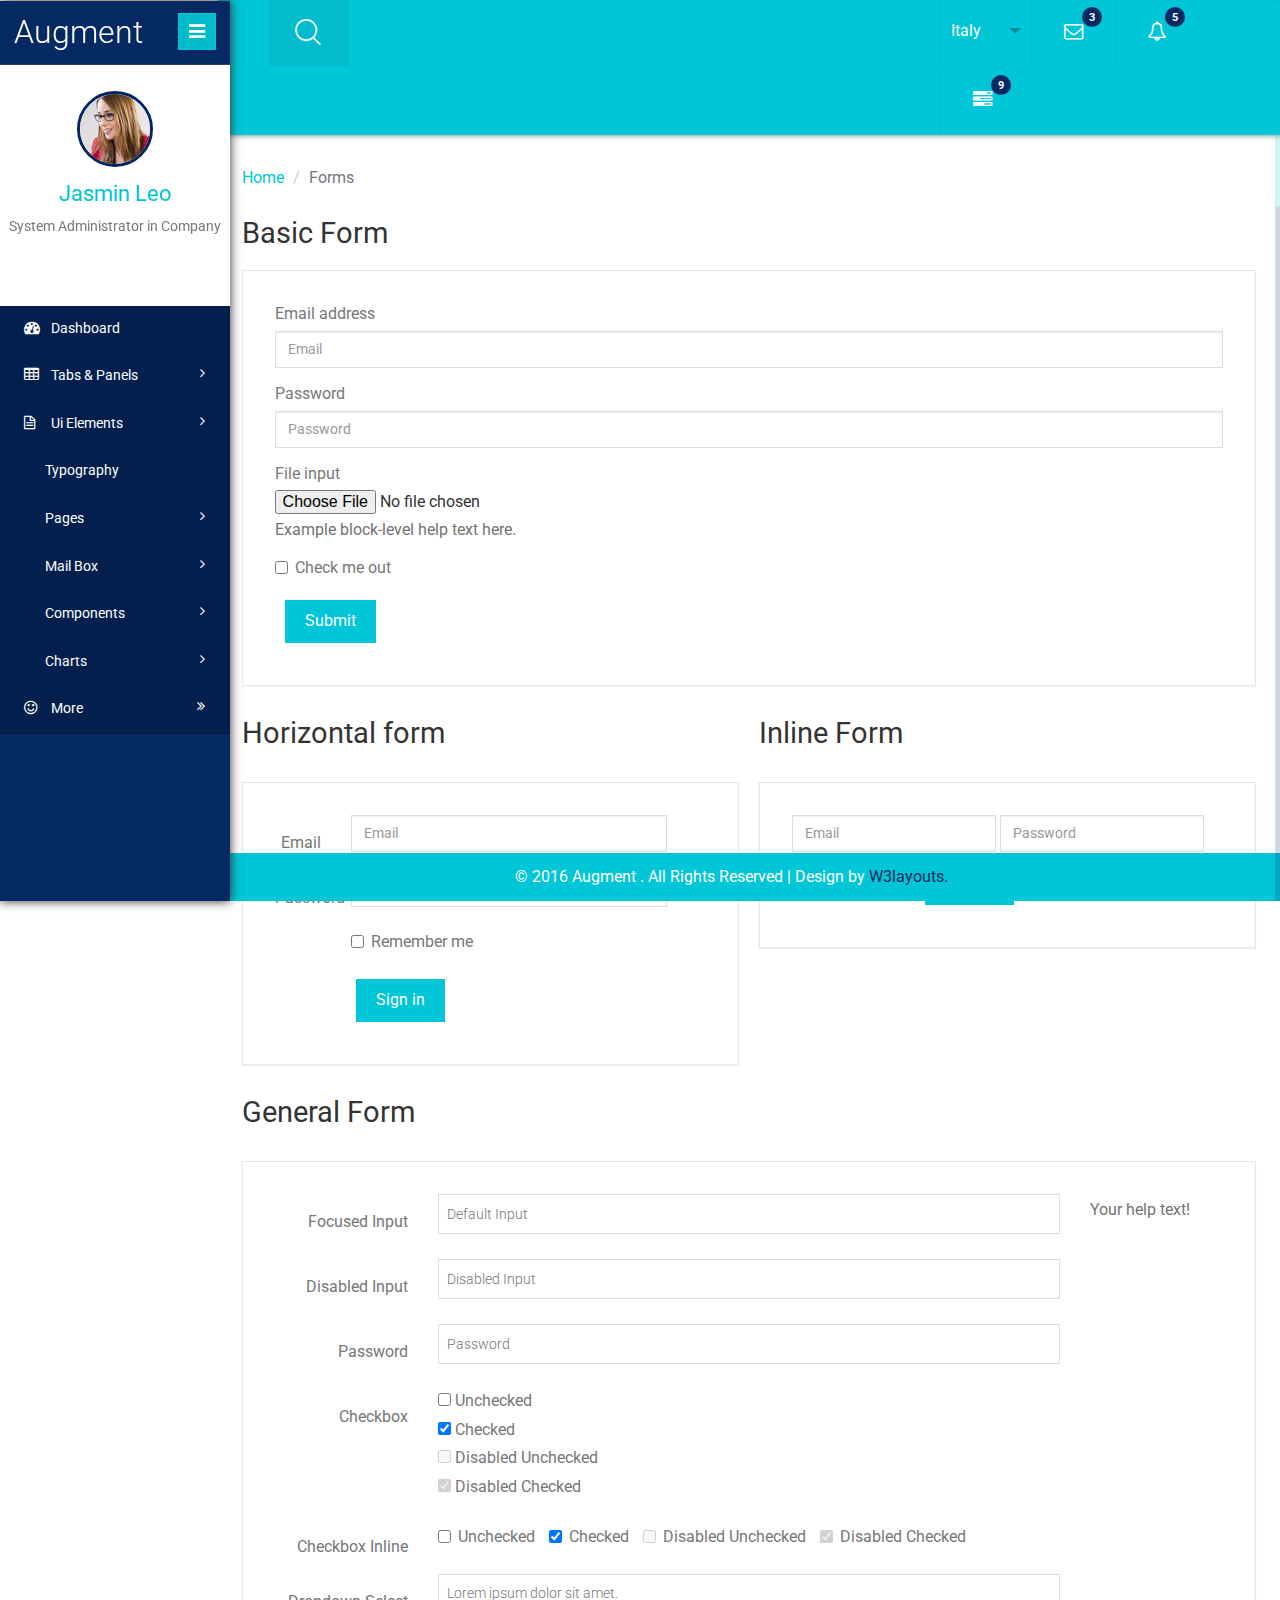
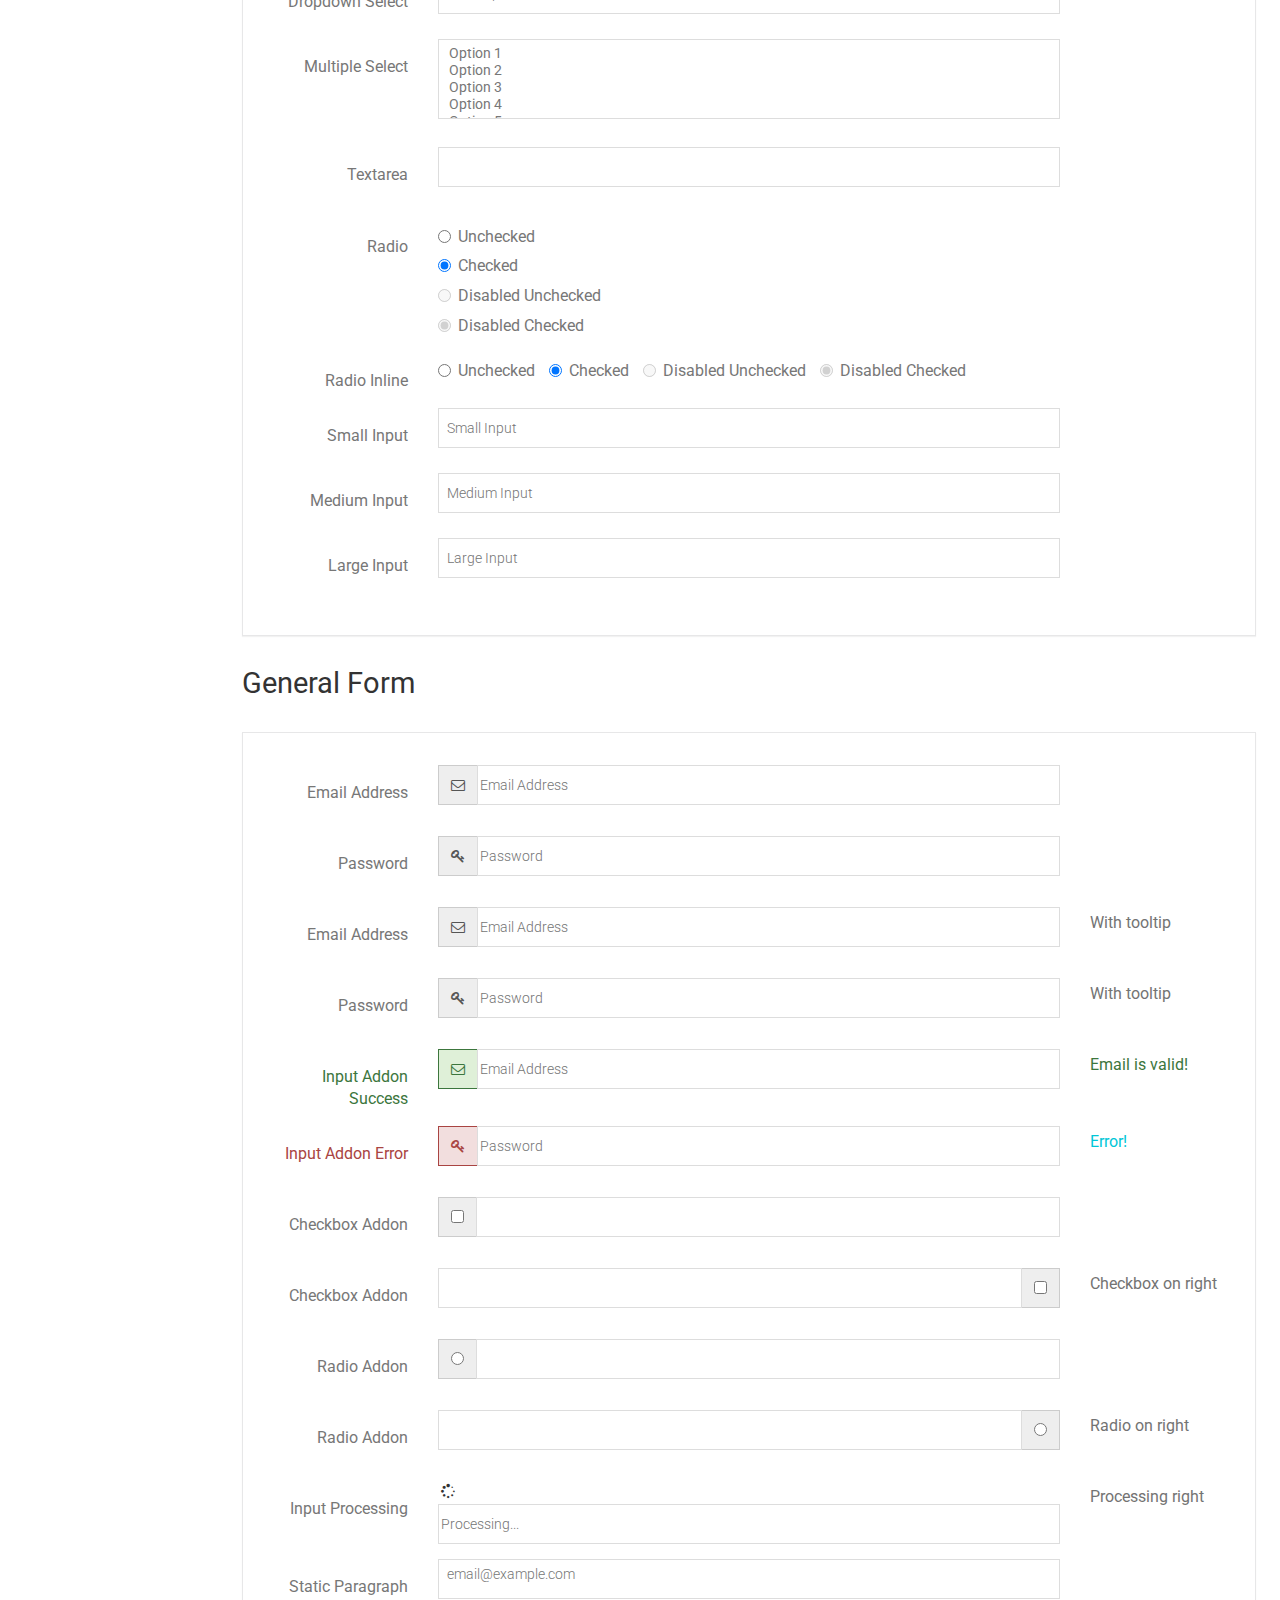
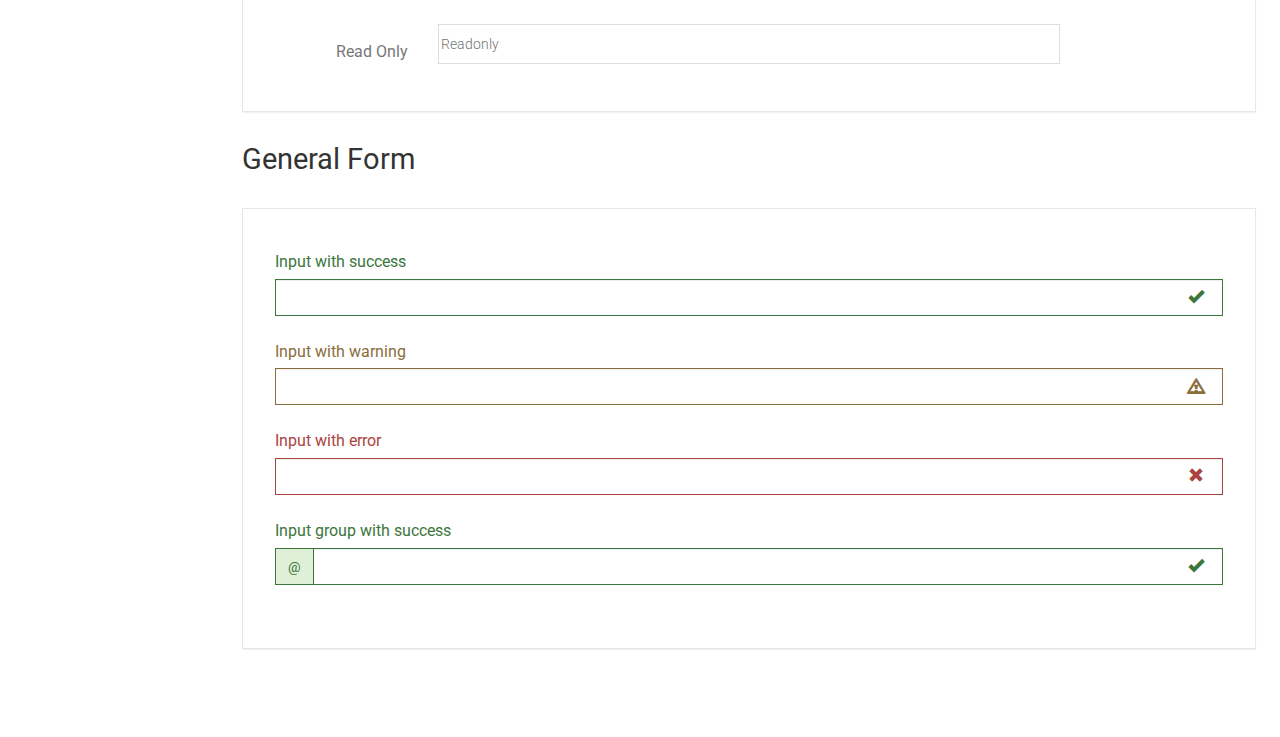
<file: students/forms.html>
<!--
Author: W3layouts
Author URL: http://w3layouts.com
License: Creative Commons Attribution 3.0 Unported
License URL: http://creativecommons.org/licenses/by/3.0/
-->
<!DOCTYPE HTML>
<html>
<head>
<title>Augment an Admin Panel Category Flat Bootstrap Responsive Web Template | Forms :: w3layouts</title>
<meta name="viewport" content="width=device-width, initial-scale=1">
<meta http-equiv="Content-Type" content="text/html; charset=utf-8" />
<meta name="keywords" content="Augment Responsive web template, Bootstrap Web Templates, Flat Web Templates, Android Compatible web template, 
Smartphone Compatible web template, free webdesigns for Nokia, Samsung, LG, SonyEricsson, Motorola web design" />
<script type="application/x-javascript"> addEventListener("load", function() { setTimeout(hideURLbar, 0); }, false); function hideURLbar(){ window.scrollTo(0,1); } </script>
 <!-- Bootstrap Core CSS -->
<link href="css/bootstrap.min.css" rel='stylesheet' type='text/css' />
<!-- Custom CSS -->
<link href="css/style.css" rel='stylesheet' type='text/css' />
<!-- Graph CSS -->
<link href="css/font-awesome.css" rel="stylesheet"> 
<!-- jQuery -->
<link href='//fonts.googleapis.com/css?family=Roboto:700,500,300,100italic,100,400' rel='stylesheet' type='text/css'>
<!-- lined-icons -->
<link rel="stylesheet" href="css/icon-font.min.css" type='text/css' />
<!-- //lined-icons -->
<script src="js/jquery-1.10.2.min.js"></script>
<!--clock init-->
<script src="js/css3clock.js"></script>
<!--Easy Pie Chart-->
<!--skycons-icons-->
<script src="js/skycons.js"></script>
<!--//skycons-icons-->
</head> 
<body>
 <div class="page-container">
   <!--/content-inner-->
	<div class="left-content">
	   <div class="inner-content">
		<!-- header-starts -->
			<div class="header-section">
						<!--menu-right-->
						<div class="top_menu">
						        <div class="main-search">
											<form>
											   <input type="text" value="Search" onFocus="this.value = '';" onBlur="if (this.value == '') {this.value = 'Search';}" class="text"/>
												<input type="submit" value=""/>
											</form>
									<div class="close"><img src="images/cross.png" /></div>
								</div>
									<div class="srch"><button></button></div>
									<script type="text/javascript">
										 $('.main-search').hide();
										$('button').click(function (){
											$('.main-search').show();
											$('.main-search text').focus();
										}
										);
										$('.close').click(function(){
											$('.main-search').hide();
										});
									</script>
							<!--/profile_details-->
								<div class="profile_details_left">
									<ul class="nofitications-dropdown">
											<li class="dropdown note dra-down">
													   <div id="dd" class="wrapper-dropdown-3" tabindex="1">
																			<span>Italy</span>
																			<ul class="dropdown">
																				<li><a class="deutsch">France</a></li>
																				<li><a class="english"> Italy</a></li>
																				<li><a class="espana">Brazil</a></li>
																				<li><a class="russian">Usa</a></li>

																			</ul>
																		</div>
																		<script type="text/javascript">
			
																	function DropDown(el) {
																		this.dd = el;
																		this.placeholder = this.dd.children('span');
																		this.opts = this.dd.find('ul.dropdown > li');
																		this.val = '';
																		this.index = -1;
																		this.initEvents();
																	}
																	DropDown.prototype = {
																		initEvents : function() {
																			var obj = this;

																			obj.dd.on('click', function(event){
																				$(this).toggleClass('active');
																				return false;
																			});

																			obj.opts.on('click',function(){
																				var opt = $(this);
																				obj.val = opt.text();
																				obj.index = opt.index();
																				obj.placeholder.text(obj.val);
																			});
																		},
																		getValue : function() {
																			return this.val;
																		},
																		getIndex : function() {
																			return this.index;
																		}
																	}

																	$(function() {

																		var dd = new DropDown( $('#dd') );

																		$(document).click(function() {
																			// all dropdowns
																			$('.wrapper-dropdown-3').removeClass('active');
																		});

																	});

																</script>
										    </li>
									       <li class="dropdown note">
											<a href="#" class="dropdown-toggle" data-toggle="dropdown" aria-expanded="false"><i class="fa fa-envelope-o"></i> <span class="badge">3</span></a>

												
													<ul class="dropdown-menu two first">
														<li>
															<div class="notification_header">
																<h3>You have 3 new messages  </h3> 
															</div>
														</li>
														<li><a href="#">
														   <div class="user_img"><img src="images/1.jpg" alt=""></div>
														   <div class="notification_desc">
															<p>Lorem ipsum dolor sit amet</p>
															<p><span>1 hour ago</span></p>
															</div>
														   <div class="clearfix"></div>	
														 </a></li>
														 <li class="odd"><a href="#">
															<div class="user_img"><img src="images/in.jpg" alt=""></div>
														   <div class="notification_desc">
															<p>Lorem ipsum dolor sit amet </p>
															<p><span>1 hour ago</span></p>
															</div>
														  <div class="clearfix"></div>	
														 </a></li>
														<li><a href="#">
														   <div class="user_img"><img src="images/in1.jpg" alt=""></div>
														   <div class="notification_desc">
															<p>Lorem ipsum dolor sit amet </p>
															<p><span>1 hour ago</span></p>
															</div>
														   <div class="clearfix"></div>	
														</a></li>
														<li>
															<div class="notification_bottom">
																<a href="#">See all messages</a>
															</div> 
														</li>
													</ul>
										</li>
										
							<li class="dropdown note">
								<a href="#" class="dropdown-toggle" data-toggle="dropdown" aria-expanded="false"><i class="fa fa-bell-o"></i> <span class="badge">5</span></a>

									<ul class="dropdown-menu two">
										<li>
											<div class="notification_header">
												<h3>You have 5 new notification</h3>
											</div>
										</li>
										<li><a href="#">
											<div class="user_img"><img src="images/in.jpg" alt=""></div>
										   <div class="notification_desc">
											<p>Lorem ipsum dolor sit amet</p>
											<p><span>1 hour ago</span></p>
											</div>
										  <div class="clearfix"></div>	
										 </a></li>
										 <li class="odd"><a href="#">
											<div class="user_img"><img src="images/in5.jpg" alt=""></div>
										   <div class="notification_desc">
											<p>Lorem ipsum dolor sit amet </p>
											<p><span>1 hour ago</span></p>
											</div>
										   <div class="clearfix"></div>	
										 </a></li>
										 <li><a href="#">
											<div class="user_img"><img src="images/in8.jpg" alt=""></div>
										   <div class="notification_desc">
											<p>Lorem ipsum dolor sit amet </p>
											<p><span>1 hour ago</span></p>
											</div>
										   <div class="clearfix"></div>	
										 </a></li>
										 <li>
											<div class="notification_bottom">
												<a href="#">See all notification</a>
											</div> 
										</li>
									</ul>
							</li>	
						<li class="dropdown note">
								<a href="#" class="dropdown-toggle" data-toggle="dropdown" aria-expanded="false"><i class="fa fa-tasks"></i> <span class="badge blue1">9</span></a>
										<ul class="dropdown-menu two">
										<li>
											<div class="notification_header">
												<h3>You have 9 pending task</h3>
											</div>
										</li>
										<li><a href="#">
												<div class="task-info">
												<span class="task-desc">Database update</span><span class="percentage">40%</span>
												<div class="clearfix"></div>	
											   </div>
												<div class="progress progress-striped active">
												 <div class="bar yellow" style="width:40%;"></div>
											</div>
										</a></li>
										<li><a href="#">
											<div class="task-info">
												<span class="task-desc">Dashboard done</span><span class="percentage">90%</span>
											   <div class="clearfix"></div>	
											</div>
										   
											<div class="progress progress-striped active">
												 <div class="bar green" style="width:90%;"></div>
											</div>
										</a></li>
										<li><a href="#">
											<div class="task-info">
												<span class="task-desc">Mobile App</span><span class="percentage">33%</span>
												<div class="clearfix"></div>	
											</div>
										   <div class="progress progress-striped active">
												 <div class="bar red" style="width: 33%;"></div>
											</div>
										</a></li>
										<li><a href="#">
											<div class="task-info">
												<span class="task-desc">Issues fixed</span><span class="percentage">80%</span>
											   <div class="clearfix"></div>	
											</div>
											<div class="progress progress-striped active">
												 <div class="bar  blue" style="width: 80%;"></div>
											</div>
										</a></li>
										<li>
											<div class="notification_bottom">
												<a href="#">See all pending task</a>
											</div> 
										</li>
									</ul>
							</li>		   							   		
							<div class="clearfix"></div>	
								</ul>
							</div>
							<div class="clearfix"></div>	
							<!--//profile_details-->
						</div>
						<!--//menu-right-->
					<div class="clearfix"></div>
				</div>

						<!-- //header-ends -->
							<!--//outer-wp-->
								<div class="outter-wp">
											<!--/sub-heard-part-->
											 <div class="sub-heard-part">
													   <ol class="breadcrumb m-b-0">
															<li><a href="index.html">Home</a></li>
															<li class="active">Forms</li>
														</ol>
											</div>	
											<!--/sub-heard-part-->	
												<!--/forms-->
													<div class="forms-main">
														<h2 class="inner-tittle">Basic Form </h2>
															<div class="graph-form">
																	<div class="form-body">
																		<form> <div class="form-group"> <label for="exampleInputEmail1">Email address</label> <input type="email" class="form-control" id="exampleInputEmail1" placeholder="Email"> </div> <div class="form-group"> <label for="exampleInputPassword1">Password</label> <input type="password" class="form-control" id="exampleInputPassword1" placeholder="Password"> </div> <div class="form-group"> <label for="exampleInputFile">File input</label> <input type="file" id="exampleInputFile"> <p class="help-block">Example block-level help text here.</p> </div> <div class="checkbox"> <label> <input type="checkbox"> Check me out </label> </div> <button type="submit" class="btn btn-default">Submit</button> </form> 
																	</div>

															</div>
																<!--/forms-inner-->
													  				<div class="forms-inner">
																	  <!--/set-1-->
																		<div class="set-1">
																			<div class="col-md-6 graph-2">
																				<h3 class="inner-tittle two">Horizontal form  </h3>
																					<div class="grid-1">
																							<div class="form-body">
																										<form class="form-horizontal"> <div class="form-group"> <label for="inputEmail3" class="col-sm-2 control-label">Email</label> <div class="col-sm-9"> <input type="email" class="form-control" id="inputEmail3" placeholder="Email"> </div> </div> <div class="form-group"> <label for="inputPassword3" class="col-sm-2 control-label">Password</label> <div class="col-sm-9"> <input type="password" class="form-control" id="inputPassword3" placeholder="Password"> </div> </div> <div class="form-group"> <div class="col-sm-offset-2 col-sm-10"> <div class="checkbox"> <label> <input type="checkbox"> Remember me </label> </div> </div> </div> <div class="col-sm-offset-2"> <button type="submit" class="btn btn-default">Sign in</button> </div> </form> 
																							</div>

																					</div>
																				</div>
																				<div class="col-md-6 graph-2 second">
																					<h3 class="inner-tittle two">Inline Form </h3>
																							<div class="grid-1">
																								<div class="form-body">
																									<div data-example-id="simple-form-inline"> <form class="form-inline"> <div class="form-group"> <input type="email" class="form-control" id="exampleInputEmail3" placeholder="Email"> </div> <div class="form-group"> <input type="password" class="form-control" id="exampleInputPassword3" placeholder="Password"> </div> <div class="checkbox"> <label> <input type="checkbox"> Remember me </label> </div> <button type="submit" class="btn btn-default">Sign in</button> </form> </div>
																								</div>
																							 </div>
																					</div>
																				 <div class="clearfix"> </div>
																			</div>
																			 <!--//set-1-->
																			  <!--/set-2-->
																		<div class="set-1">
																			<div class="graph-2 general">
																				<h3 class="inner-tittle two">General Form  </h3>
																					<div class="grid-1">
																							<div class="form-body">
																									<form class="form-horizontal">
																										<div class="form-group">
																											<label for="focusedinput" class="col-sm-2 control-label">Focused Input</label>
																											<div class="col-sm-8">
																												<input type="text" class="form-control1" id="focusedinput" placeholder="Default Input">
																											</div>
																											<div class="col-sm-2">
																												<p class="help-block">Your help text!</p>
																											</div>
																										</div>
																										<div class="form-group">
																											<label for="disabledinput" class="col-sm-2 control-label">Disabled Input</label>
																											<div class="col-sm-8">
																												<input disabled="" type="text" class="form-control1" id="disabledinput" placeholder="Disabled Input">
																											</div>
																										</div>
																										<div class="form-group">
																											<label for="inputPassword" class="col-sm-2 control-label">Password</label>
																											<div class="col-sm-8">
																												<input type="password" class="form-control1" id="inputPassword" placeholder="Password">
																											</div>
																										</div>
																										<div class="form-group">
																											<label for="checkbox" class="col-sm-2 control-label">Checkbox</label>
																											<div class="col-sm-8">
																												<div class="checkbox-inline1"><label><input type="checkbox"> Unchecked</label></div>
																												<div class="checkbox-inline1"><label><input type="checkbox" checked=""> Checked</label></div>
																												<div class="checkbox-inline1"><label><input type="checkbox" disabled=""> Disabled Unchecked</label></div>
																												<div class="checkbox-inline1"><label><input type="checkbox" disabled="" checked=""> Disabled Checked</label></div>
																											</div>
																										</div>
																										<div class="form-group">
																											<label for="checkbox" class="col-sm-2 control-label">Checkbox Inline</label>
																											<div class="col-sm-8">
																												<div class="checkbox-inline"><label><input type="checkbox"> Unchecked</label></div>
																												<div class="checkbox-inline"><label><input type="checkbox" checked=""> Checked</label></div>
																												<div class="checkbox-inline"><label><input type="checkbox" disabled=""> Disabled Unchecked</label></div>
																												<div class="checkbox-inline"><label><input type="checkbox" disabled="" checked=""> Disabled Checked</label></div>
																											</div>
																										</div>
																										<div class="form-group">
																											<label for="selector1" class="col-sm-2 control-label">Dropdown Select</label>
																											<div class="col-sm-8"><select name="selector1" id="selector1" class="form-control1">
																												<option>Lorem ipsum dolor sit amet.</option>
																												<option>Dolore, ab unde modi est!</option>
																												<option>Illum, fuga minus sit eaque.</option>
																												<option>Consequatur ducimus maiores voluptatum minima.</option>
																											</select></div>
																										</div>
																										<div class="form-group">
																											<label class="col-sm-2 control-label">Multiple Select</label>
																											<div class="col-sm-8">
																												<select multiple="" class="form-control1">
																													<option>Option 1</option>
																													<option>Option 2</option>
																													<option>Option 3</option>
																													<option>Option 4</option>
																													<option>Option 5</option>
																												</select>
																											</div>
																										</div>
																										<div class="form-group">
																											<label for="txtarea1" class="col-sm-2 control-label">Textarea</label>
																											<div class="col-sm-8"><textarea name="txtarea1" id="txtarea1" cols="50" rows="4" class="form-control1"></textarea></div>
																										</div>
																										<div class="form-group">
																											<label for="radio" class="col-sm-2 control-label">Radio</label>
																											<div class="col-sm-8">
																												<div class="radio block"><label><input type="radio"> Unchecked</label></div>
																												<div class="radio block"><label><input type="radio" checked=""> Checked</label></div>
																												<div class="radio block"><label><input type="radio" disabled=""> Disabled Unchecked</label></div>
																												<div class="radio block"><label><input type="radio" disabled="" checked=""> Disabled Checked</label></div>
																											</div>
																										</div>
																										<div class="form-group">
																											<label for="radio" class="col-sm-2 control-label">Radio Inline</label>
																											<div class="col-sm-8">
																												<div class="radio-inline"><label><input type="radio"> Unchecked</label></div>
																												<div class="radio-inline"><label><input type="radio" checked=""> Checked</label></div>
																												<div class="radio-inline"><label><input type="radio" disabled=""> Disabled Unchecked</label></div>
																												<div class="radio-inline"><label><input type="radio" disabled="" checked=""> Disabled Checked</label></div>
																											</div>
																										</div>
																										<div class="form-group">
																											<label for="smallinput" class="col-sm-2 control-label label-input-sm">Small Input</label>
																											<div class="col-sm-8">
																												<input type="text" class="form-control1 input-sm" id="smallinput" placeholder="Small Input">
																											</div>
																										</div>
																										<div class="form-group">
																											<label for="mediuminput" class="col-sm-2 control-label">Medium Input</label>
																											<div class="col-sm-8">
																												<input type="text" class="form-control1" id="mediuminput" placeholder="Medium Input">
																											</div>
																										</div>
																										<div class="form-group mb-n">
																											<label for="largeinput" class="col-sm-2 control-label label-input-lg">Large Input</label>
																											<div class="col-sm-8">
																												<input type="text" class="form-control1 input-lg" id="largeinput" placeholder="Large Input">
																											</div>
																										</div>
																									</form>
																							</div>

																					</div>
																				</div>
																			</div>
																			 <!--//set-2-->
																			 <!--/set-3-->
																			 <div class="set-3">
																				<div class="graph-2 general">
																					<h3 class="inner-tittle two">General Form  </h3>
																						<div class="grid-1">
																						   <form class="form-horizontal">
																									<div class="form-group">
																										<label class="col-md-2 control-label">Email Address</label>
																										<div class="col-md-8">
																											<div class="input-group">							
																												<span class="input-group-addon">
																													<i class="fa fa-envelope-o"></i>
																												</span>
																												<input type="text" class="form-control1 icon" placeholder="Email Address">
																											</div>
																										</div>
																									</div>
																									<div class="form-group">
																										<label class="col-md-2 control-label">Password</label>
																										<div class="col-md-8">
																											<div class="input-group">
																												<span class="input-group-addon">
																													<i class="fa fa-key"></i>
																												</span>
																												<input type="password" class="form-control1 icon" id="exampleInputPassword1" placeholder="Password">
																											</div>
																										</div>
																									</div>
																									<div class="form-group">
																										<label class="col-md-2 control-label">Email Address</label>
																										<div class="col-md-8">
																											<div class="input-group input-icon right">
																												<span class="input-group-addon">
																													<i class="fa fa-envelope-o"></i>
																												</span>
																												<input id="email" class="form-control1 icon" type="text" placeholder="Email Address">
																											</div>
																										</div>
																										<div class="col-sm-2">
																											<p class="help-block">With tooltip</p>
																										</div>
																									</div>
																									<div class="form-group">
																										<label class="col-md-2 control-label">Password</label>
																										<div class="col-md-8">
																											<div class="input-group input-icon right">
																												<span class="input-group-addon">
																													<i class="fa fa-key"></i>
																												</span>
																												<input type="password" class="form-control1 icon" placeholder="Password">
																											</div>
																										</div>
																										<div class="col-sm-2">
																											<p class="help-block">With tooltip</p>
																										</div>
																									</div>
																									<div class="form-group has-success">
																										<label class="col-md-2 control-label">Input Addon Success</label>
																										<div class="col-md-8">
																											<div class="input-group input-icon right">
																												<span class="input-group-addon">
																													<i class="fa fa-envelope-o"></i>
																												</span>
																												<input id="email" class="form-control1 icon" type="text" placeholder="Email Address">
																											</div>
																										</div>
																										<div class="col-sm-2">
																											<p class="help-block">Email is valid!</p>
																										</div>
																									</div>
																									<div class="form-group has-error">
																										<label class="col-md-2 control-label">Input Addon Error</label>
																										<div class="col-md-8">
																											<div class="input-group input-icon right">
																												<span class="input-group-addon">
																													<i class="fa fa-key"></i>
																												</span>
																												<input type="password" class="form-control1 icon" placeholder="Password">
																											</div>
																										</div>
																										<div class="col-sm-2">
																											<p class="help-block">Error!</p>
																										</div>
																									</div>
																									<div class="form-group">
																										<label class="col-md-2 control-label">Checkbox Addon</label>
																										<div class="col-md-8">
																											<div class="input-group">
																												<div class="input-group-addon"><input type="checkbox"></div>
																												<input type="text" class="form-control1 icon">
																											</div>
																										</div>
																									</div>
																									<div class="form-group">
																										<label class="col-md-2 control-label">Checkbox Addon</label>
																										<div class="col-md-8">
																											<div class="input-group">
																												<input type="text" class="form-control1 icon">
																												<div class="input-group-addon"><input type="checkbox"></div>
																												
																											</div>
																										</div>
																										<div class="col-sm-2">
																											<p class="help-block">Checkbox on right</p>
																										</div>
																									</div>
																									<div class="form-group">
																										<label class="col-md-2 control-label">Radio Addon</label>
																										<div class="col-md-8">
																											<div class="input-group">
																												<div class="input-group-addon"><input type="radio"></div>
																												<input type="text" class="form-control1 icon">
																											</div>
																										</div>
																									</div>
																									<div class="form-group">
																										<label class="col-md-2 control-label">Radio Addon</label>
																										<div class="col-md-8">
																											<div class="input-group">
																												<input type="text" class="form-control1 icon">
																												<div class="input-group-addon"><input type="radio"></div>
																												
																											</div>
																										</div>
																										<div class="col-sm-2">
																											<p class="help-block">Radio on right</p>
																										</div>
																									</div>
																									<div class="form-group">
																										<label class="col-md-2 control-label">Input Processing</label>
																										<div class="col-md-8">
																											<div class="input-icon right spinner">
																												<i class="fa fa-fw fa-spin fa-spinner"></i>
																												<input id="email" class="form-control1 icon" type="text" placeholder="Processing...">
																											</div>
																										</div>
																										<div class="col-sm-2">
																											<p class="help-block">Processing right</p>
																										</div>
																									</div>
																									<div class="form-group">
																										<label class="col-md-2 control-label">Static Paragraph</label>
																										<div class="col-md-8">
																											<p class="form-control1 m-n">email@example.com</p>
																										</div>
																									</div>
																									<div class="form-group mb-n">
																										<label class="col-md-2 control-label">Read Only</label>
																										<div class="col-md-8">
																											<input type="text" class="form-control1 icon" placeholder="Readonly" readonly="">
																										</div>
																									</div>
																								</form>
																						</div>
																				</div>
																			</div>
																			<!--//set-3-->
																			<!--/set-4-->
																			 <div class="set-4">
																				<div class="graph-2 general">
																					<h3 class="inner-tittle two">General Form  </h3>
																						<div class="grid-1">
																						    <div class="forms">
						
																											<div data-example-id="form-validation-states-with-icons"> <form> <div class="form-group has-success has-feedback"> <label class="control-label" for="inputSuccess2">Input with success</label> <input type="text" class="form-control" id="inputSuccess2" aria-describedby="inputSuccess2Status"> <span class="glyphicon glyphicon-ok form-control-feedback" aria-hidden="true"></span> <span id="inputSuccess2Status" class="sr-only">(success)</span> </div> <div class="form-group has-warning has-feedback"> <label class="control-label" for="inputWarning2">Input with warning</label> <input type="text" class="form-control" id="inputWarning2" aria-describedby="inputWarning2Status"> <span class="glyphicon glyphicon-warning-sign form-control-feedback" aria-hidden="true"></span> <span id="inputWarning2Status" class="sr-only">(warning)</span> </div> <div class="form-group has-error has-feedback"> <label class="control-label" for="inputError2">Input with error</label> <input type="text" class="form-control" id="inputError2" aria-describedby="inputError2Status"> <span class="glyphicon glyphicon-remove form-control-feedback" aria-hidden="true"></span> <span id="inputError2Status" class="sr-only">(error)</span> </div> <div class="form-group has-success has-feedback"> <label class="control-label" for="inputGroupSuccess1">Input group with success</label> <div class="input-group"> <span class="input-group-addon">@</span> <input type="text" class="form-control" id="inputGroupSuccess1" aria-describedby="inputGroupSuccess1Status"> </div> <span class="glyphicon glyphicon-ok form-control-feedback" aria-hidden="true"></span> <span id="inputGroupSuccess1Status" class="sr-only">(success)</span> </div> </form> </div>
																									</div>
																						</div>
																				</div>
																			</div>
																		   <!--//set-4-->
																		</div>
																	<!--//forms-inner-->
																</div> 
														<!--//forms-->											   
												</div>
											<!--//outer-wp-->
									 <!--footer section start-->
										<footer>
										   <p>&copy 2016 Augment . All Rights Reserved | Design by <a href="https://w3layouts.com/" target="_blank">W3layouts.</a></p>
										</footer>
									<!--footer section end-->
								</div>
							</div>
				<!--//content-inner-->
			<!--/sidebar-menu-->
				<div class="sidebar-menu">
					<header class="logo">
					<a href="#" class="sidebar-icon"> <span class="fa fa-bars"></span> </a> <a href="index.html"> <span id="logo"> <h1>Augment</h1></span> 
						<!--<img id="logo" src="" alt="Logo"/>--> 
					</a> 
					</header>
				<div style="border-top:1px solid rgba(69, 74, 84, 0.7)"></div>
			<!--/down-->
							<div class="down">	
									  <a href="index.html"><img src="images/admin.jpg"></a>
									  <a href="index.html"><span class=" name-caret">Jasmin Leo</span></a>
									 <p>System Administrator in Company</p>
									<ul>
									<li><a class="tooltips" href="index.html"><span>Profile</span><i class="lnr lnr-user"></i></a></li>
										<li><a class="tooltips" href="index.html"><span>Settings</span><i class="lnr lnr-cog"></i></a></li>
										<li><a class="tooltips" href="index.html"><span>Log out</span><i class="lnr lnr-power-switch"></i></a></li>
										</ul>
									</div>
							   <!--//down-->
                                  <div class="menu">
									<ul id="menu" >
										<li><a href="index.html"><i class="fa fa-tachometer"></i> <span>Dashboard</span></a></li>
										 <li id="menu-academico" ><a href="#"><i class="fa fa-table"></i> <span> Tabs &amp; Panels</span> <span class="fa fa-angle-right" style="float: right"></span></a>
										   <ul id="menu-academico-sub" >
											<li id="menu-academico-avaliacoes" ><a href="tabs.html"> Tabs &amp; Panels</a></li>
											<li id="menu-academico-boletim" ><a href="widget.html">Widgets</a></li>
											<li id="menu-academico-avaliacoes" ><a href="calender.html">Calendar</a></li>
											
										  </ul>
										</li>
										 <li id="menu-academico" ><a href="#"><i class="fa fa-file-text-o"></i> <span>Ui Elements</span> <span class="fa fa-angle-right" style="float: right"></span></a>
											 <ul id="menu-academico-sub" >
												<li id="menu-academico-avaliacoes" ><a href="forms.html">Forms</a></li>
												<li id="menu-academico-boletim" ><a href="validation.html">Validation Forms</a></li>
												<li id="menu-academico-boletim" ><a href="table.html">Tables</a></li>
												<li id="menu-academico-boletim" ><a href="Buttons.html">Buttons</a></li>
											  </ul>
										 </li>
									<li><a href="typography.html"><i class="lnr lnr-pencil"></i> <span>Typography</span></a></li>
									<li id="menu-academico" ><a href="#"><i class="lnr lnr-book"></i> <span>Pages</span> <span class="fa fa-angle-right" style="float: right"></span></a>
										  <ul id="menu-academico-sub" >
										    <li id="menu-academico-avaliacoes" ><a href="Login.html">Login</a></li>
										    <li id="menu-academico-boletim" ><a href="register.html">Register</a></li>
											<li id="menu-academico-boletim" ><a href="404.html">404</a></li>
											<li id="menu-academico-boletim" ><a href="sign.html">Sign up</a></li>
											<li id="menu-academico-boletim" ><a href="profile.html">Profile</a></li>
										  </ul>
									 </li>
									 <li><a href="#"><i class="lnr lnr-envelope"></i> <span>Mail Box</span><span class="fa fa-angle-right" style="float: right"></span></a>
									   <ul>
										<li><a href="inbox.html"><i class="fa fa-inbox"></i> Inbox</a></li>
										<li><a href="inbox.html"><i class="fa fa-pencil-square-o"></i> Compose Mail</a></li>
											<li><a href="editor.html"><span class="lnr lnr-highlight"></span> Editors Page</a></li>
									
									  </ul>
									</li>
							        <li id="menu-academico" ><a href="#"><i class="lnr lnr-layers"></i> <span>Components</span> <span class="fa fa-angle-right" style="float: right"></span></a>
										 <ul id="menu-academico-sub" >
											<li id="menu-academico-avaliacoes" ><a href="grids.html">Grids</a></li>
											<li id="menu-academico-boletim" ><a href="media.html">Media Objects</a></li>

										  </ul>
									 </li>
									<li><a href="chart.html"><i class="lnr lnr-chart-bars"></i> <span>Charts</span> <span class="fa fa-angle-right" style="float: right"></span></a>
									  <ul>
										<li><a href="map.html"><i class="lnr lnr-map"></i> Maps</a></li>
										<li><a href="graph.html"><i class="lnr lnr-apartment"></i> Graph Visualization</a></li>
									</ul>
									</li>
									<li id="menu-comunicacao" ><a href="#"><i class="fa fa-smile-o"></i> <span>More</span><span class="fa fa-angle-double-right" style="float: right"></span></a>
									   <ul id="menu-comunicacao-sub" >
										<li id="menu-mensagens" style="width:120px" ><a href="project.html">Projects <i class="fa fa-angle-right" style="float: right; margin-right: -8px; margin-top: 2px;"></i></a>
										  <ul id="menu-mensagens-sub" >
											<li id="menu-mensagens-enviadas" style="width:130px" ><a href="ribbon.html">Ribbons</a></li>
											<li id="menu-mensagens-recebidas"  style="width:130px"><a href="blank.html">Blank</a></li>
										  </ul>
										</li>
										<li id="menu-arquivos" ><a href="500.html">500</a></li>
									  </ul>
									</li>
								  </ul>
								</div>
							  </div>
							  <div class="clearfix"></div>		
							</div>
							<script>
							var toggle = true;
										
							$(".sidebar-icon").click(function() {                
							  if (toggle)
							  {
								$(".page-container").addClass("sidebar-collapsed").removeClass("sidebar-collapsed-back");
								$("#menu span").css({"position":"absolute"});
							  }
							  else
							  {
								$(".page-container").removeClass("sidebar-collapsed").addClass("sidebar-collapsed-back");
								setTimeout(function() {
								  $("#menu span").css({"position":"relative"});
								}, 400);
							  }
											
											toggle = !toggle;
										});
							</script>
<!--js -->
<script src="js/jquery.nicescroll.js"></script>
<script src="js/scripts.js"></script>

<!-- Bootstrap Core JavaScript -->
   <script src="js/bootstrap.min.js"></script>
</body>
</html>
</file>
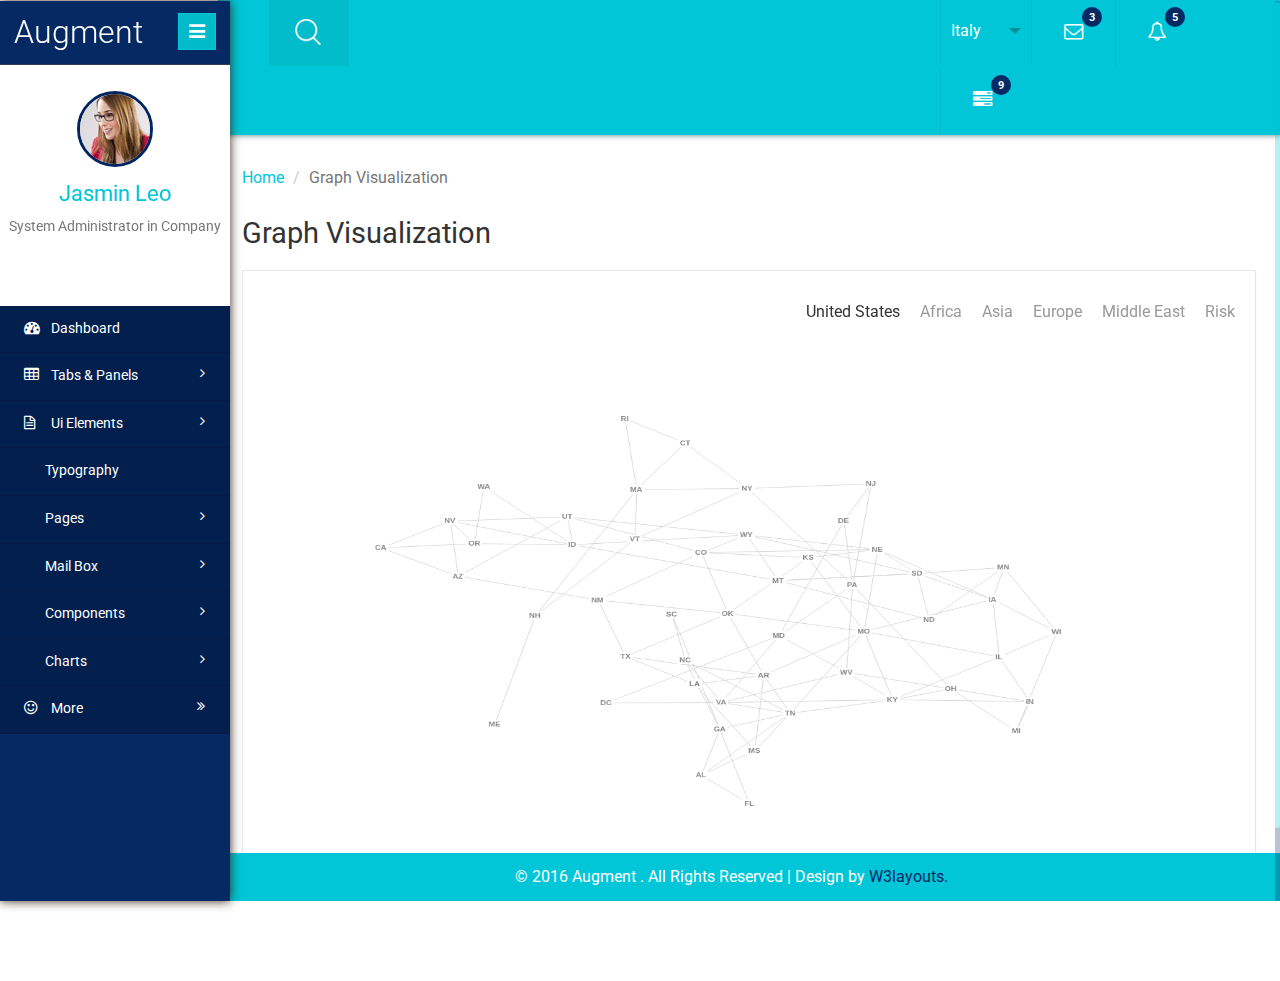
<file: students/graph.html>
<!--
Author: W3layouts
Author URL: http://w3layouts.com
License: Creative Commons Attribution 3.0 Unported
License URL: http://creativecommons.org/licenses/by/3.0/
-->
<!DOCTYPE HTML>
<html>
<head>
<title>Augment an Admin Panel Category Flat Bootstrap Responsive Web Template | Graph Visualization :: w3layouts</title>
<meta name="viewport" content="width=device-width, initial-scale=1">
<meta http-equiv="Content-Type" content="text/html; charset=utf-8" />
<meta name="keywords" content="Augment Responsive web template, Bootstrap Web Templates, Flat Web Templates, Android Compatible web template, 
Smartphone Compatible web template, free webdesigns for Nokia, Samsung, LG, SonyEricsson, Motorola web design" />
<script type="application/x-javascript"> addEventListener("load", function() { setTimeout(hideURLbar, 0); }, false); function hideURLbar(){ window.scrollTo(0,1); } </script>
 <!-- Bootstrap Core CSS -->
<link href="css/bootstrap.min.css" rel='stylesheet' type='text/css' />
<!-- Custom CSS -->
<link href="css/style.css" rel='stylesheet' type='text/css' />
<!-- Graph CSS -->
<link href="css/font-awesome.css" rel="stylesheet"> 
<!-- jQuery -->
<link href='//fonts.googleapis.com/css?family=Roboto:700,500,300,100italic,100,400' rel='stylesheet' type='text/css'>
<!-- lined-icons -->
<link rel="stylesheet" href="css/icon-font.min.css" type='text/css' />
<!-- //lined-icons -->
<script src="js/jquery-1.10.2.min.js"></script>
	<link href="css/atlas.css" rel='stylesheet' type='text/css' />
    <script src="js/atlas.js"></script>
	<script src="js/arbor.js"></script>

<!--clock init-->
</head> 
<body>
   <div class="page-container">
   <!--/content-inner-->
	<div class="left-content">
	   <div class="inner-content">
		<!-- header-starts -->
			<div class="header-section">
						<!--menu-right-->
						<div class="top_menu">
						        <div class="main-search">
											<form>
											   <input type="text" value="Search" onFocus="this.value = '';" onBlur="if (this.value == '') {this.value = 'Search';}" class="text"/>
												<input type="submit" value=""/>
											</form>
									<div class="close"><img src="images/cross.png" /></div>
								</div>
									<div class="srch"><button></button></div>
									<script type="text/javascript">
										 $('.main-search').hide();
										$('button').click(function (){
											$('.main-search').show();
											$('.main-search text').focus();
										}
										);
										$('.close').click(function(){
											$('.main-search').hide();
										});
									</script>
							<!--/profile_details-->
								<div class="profile_details_left">
									<ul class="nofitications-dropdown">
											<li class="dropdown note dra-down">
											  <div id="dd" class="wrapper-dropdown-3" tabindex="1">
																			<span>Italy</span>
																			<ul class="dropdown">
																				<li><a class="deutsch">France</a></li>
																				<li><a class="english"> Italy</a></li>
																				<li><a class="espana">Brazil</a></li>
																				<li><a class="russian">Usa</a></li>

																			</ul>
																		</div>
																		<script type="text/javascript">
			
																	function DropDown(el) {
																		this.dd = el;
																		this.placeholder = this.dd.children('span');
																		this.opts = this.dd.find('ul.dropdown > li');
																		this.val = '';
																		this.index = -1;
																		this.initEvents();
																	}
																	DropDown.prototype = {
																		initEvents : function() {
																			var obj = this;

																			obj.dd.on('click', function(event){
																				$(this).toggleClass('active');
																				return false;
																			});

																			obj.opts.on('click',function(){
																				var opt = $(this);
																				obj.val = opt.text();
																				obj.index = opt.index();
																				obj.placeholder.text(obj.val);
																			});
																		},
																		getValue : function() {
																			return this.val;
																		},
																		getIndex : function() {
																			return this.index;
																		}
																	}

																	$(function() {

																		var dd = new DropDown( $('#dd') );

																		$(document).click(function() {
																			// all dropdowns
																			$('.wrapper-dropdown-3').removeClass('active');
																		});

																	});

																</script>
													
										
										</li>
									
										<li class="dropdown note">
											<a href="#" class="dropdown-toggle" data-toggle="dropdown" aria-expanded="false"><i class="fa fa-envelope-o"></i> <span class="badge">3</span></a>

												
													<ul class="dropdown-menu two first">
														<li>
															<div class="notification_header">
																<h3>You have 3 new messages  </h3> 
															</div>
														</li>
														<li><a href="#">
														   <div class="user_img"><img src="images/1.jpg" alt=""></div>
														   <div class="notification_desc">
															<p>Lorem ipsum dolor sit amet</p>
															<p><span>1 hour ago</span></p>
															</div>
														   <div class="clearfix"></div>	
														 </a></li>
														 <li class="odd"><a href="#">
															<div class="user_img"><img src="images/in.jpg" alt=""></div>
														   <div class="notification_desc">
															<p>Lorem ipsum dolor sit amet </p>
															<p><span>1 hour ago</span></p>
															</div>
														  <div class="clearfix"></div>	
														 </a></li>
														<li><a href="#">
														   <div class="user_img"><img src="images/in1.jpg" alt=""></div>
														   <div class="notification_desc">
															<p>Lorem ipsum dolor sit amet </p>
															<p><span>1 hour ago</span></p>
															</div>
														   <div class="clearfix"></div>	
														</a></li>
														<li>
															<div class="notification_bottom">
																<a href="#">See all messages</a>
															</div> 
														</li>
													</ul>
										</li>
										
							<li class="dropdown note">
								<a href="#" class="dropdown-toggle" data-toggle="dropdown" aria-expanded="false"><i class="fa fa-bell-o"></i> <span class="badge">5</span></a>

									<ul class="dropdown-menu two">
										<li>
											<div class="notification_header">
												<h3>You have 5 new notification</h3>
											</div>
										</li>
										<li><a href="#">
											<div class="user_img"><img src="images/in.jpg" alt=""></div>
										   <div class="notification_desc">
											<p>Lorem ipsum dolor sit amet</p>
											<p><span>1 hour ago</span></p>
											</div>
										  <div class="clearfix"></div>	
										 </a></li>
										 <li class="odd"><a href="#">
											<div class="user_img"><img src="images/in5.jpg" alt=""></div>
										   <div class="notification_desc">
											<p>Lorem ipsum dolor sit amet </p>
											<p><span>1 hour ago</span></p>
											</div>
										   <div class="clearfix"></div>	
										 </a></li>
										 <li><a href="#">
											<div class="user_img"><img src="images/in8.jpg" alt=""></div>
										   <div class="notification_desc">
											<p>Lorem ipsum dolor sit amet </p>
											<p><span>1 hour ago</span></p>
											</div>
										   <div class="clearfix"></div>	
										 </a></li>
										 <li>
											<div class="notification_bottom">
												<a href="#">See all notification</a>
											</div> 
										</li>
									</ul>
							</li>	
						<li class="dropdown note">
								<a href="#" class="dropdown-toggle" data-toggle="dropdown" aria-expanded="false"><i class="fa fa-tasks"></i> <span class="badge blue1">9</span></a>
										<ul class="dropdown-menu two">
										<li>
											<div class="notification_header">
												<h3>You have 9 pending task</h3>
											</div>
										</li>
										<li><a href="#">
												<div class="task-info">
												<span class="task-desc">Database update</span><span class="percentage">40%</span>
												<div class="clearfix"></div>	
											   </div>
												<div class="progress progress-striped active">
												 <div class="bar yellow" style="width:40%;"></div>
											</div>
										</a></li>
										<li><a href="#">
											<div class="task-info">
												<span class="task-desc">Dashboard done</span><span class="percentage">90%</span>
											   <div class="clearfix"></div>	
											</div>
										   
											<div class="progress progress-striped active">
												 <div class="bar green" style="width:90%;"></div>
											</div>
										</a></li>
										<li><a href="#">
											<div class="task-info">
												<span class="task-desc">Mobile App</span><span class="percentage">33%</span>
												<div class="clearfix"></div>	
											</div>
										   <div class="progress progress-striped active">
												 <div class="bar red" style="width: 33%;"></div>
											</div>
										</a></li>
										<li><a href="#">
											<div class="task-info">
												<span class="task-desc">Issues fixed</span><span class="percentage">80%</span>
											   <div class="clearfix"></div>	
											</div>
											<div class="progress progress-striped active">
												 <div class="bar  blue" style="width: 80%;"></div>
											</div>
										</a></li>
										<li>
											<div class="notification_bottom">
												<a href="#">See all pending task</a>
											</div> 
										</li>
									</ul>
							</li>		   							   		
							<div class="clearfix"></div>	
								</ul>
							</div>
							<div class="clearfix"></div>	
							<!--//profile_details-->
						</div>
						<!--//menu-right-->
					<div class="clearfix"></div>
				</div>
					<!-- //header-ends -->
								<div class="outter-wp">
								<!--sub-heard-part-->
								   <div class="sub-heard-part">
								   <ol class="breadcrumb m-b-0">
										<li><a href="index.html">Home</a></li>
										<li class="active">Graph Visualization</li>
									</ol>
								   </div>
								  <!--//sub-heard-part-->
								<div class="graph-visual">
											<h2 class="inner-tittle">Graph Visualization </h2>
															<div class="graph">
																	 <div id="maps"><a href="/">back</a><ul></ul></div>
																		<canvas id="viewport" width="1200" height="600"></canvas>

															</div>
										<!--//outer-wp-->
									</div>
								</div>
									 <!--footer section start-->
										<footer>
										   <p>&copy 2016 Augment . All Rights Reserved | Design by <a href="https://w3layouts.com/" target="_blank">W3layouts.</a></p>
										</footer>
									<!--footer section end-->
								</div>
							</div>
				<!--//content-inner-->
		<!--/sidebar-menu-->
				<div class="sidebar-menu">
					<header class="logo">
					<a href="#" class="sidebar-icon"> <span class="fa fa-bars"></span> </a> <a href="index.html"> <span id="logo"> <h1>Augment</h1></span> 
					<!--<img id="logo" src="" alt="Logo"/>--> 
				  </a> 
				</header>
			<div style="border-top:1px solid rgba(69, 74, 84, 0.7)"></div>
			<!--/down-->
							<div class="down">	
									  <a href="index.html"><img src="images/admin.jpg"></a>
									  <a href="index.html"><span class=" name-caret">Jasmin Leo</span></a>
									 <p>System Administrator in Company</p>
									<ul>
									<li><a class="tooltips" href="index.html"><span>Profile</span><i class="lnr lnr-user"></i></a></li>
										<li><a class="tooltips" href="index.html"><span>Settings</span><i class="lnr lnr-cog"></i></a></li>
										<li><a class="tooltips" href="index.html"><span>Log out</span><i class="lnr lnr-power-switch"></i></a></li>
										</ul>
									</div>
							   <!--//down-->
                                 <div class="menu">
									<ul id="menu" >
										<li><a href="index.html"><i class="fa fa-tachometer"></i> <span>Dashboard</span></a></li>
										 <li id="menu-academico" ><a href="#"><i class="fa fa-table"></i> <span> Tabs &amp; Panels</span> <span class="fa fa-angle-right" style="float: right"></span></a>
										   <ul id="menu-academico-sub" >
											<li id="menu-academico-avaliacoes" ><a href="tabs.html"> Tabs &amp; Panels</a></li>
											<li id="menu-academico-boletim" ><a href="widget.html">Widgets</a></li>
											<li id="menu-academico-avaliacoes" ><a href="calender.html">Calendar</a></li>
											
										  </ul>
										</li>
										 <li id="menu-academico" ><a href="#"><i class="fa fa-file-text-o"></i> <span>Ui Elements</span> <span class="fa fa-angle-right" style="float: right"></span></a>
											 <ul id="menu-academico-sub" >
												<li id="menu-academico-avaliacoes" ><a href="forms.html">Forms</a></li>
												<li id="menu-academico-boletim" ><a href="validation.html">Validation Forms</a></li>
												<li id="menu-academico-boletim" ><a href="table.html">Tables</a></li>
												<li id="menu-academico-boletim" ><a href="buttons.html">Buttons</a></li>
											  </ul>
										 </li>
									<li><a href="typography.html"><i class="lnr lnr-pencil"></i> <span>Typography</span></a></li>
									<li id="menu-academico" ><a href="#"><i class="lnr lnr-book"></i> <span>Pages</span> <span class="fa fa-angle-right" style="float: right"></span></a>
										  <ul id="menu-academico-sub" >
										    <li id="menu-academico-avaliacoes" ><a href="login.html">Login</a></li>
										    <li id="menu-academico-boletim" ><a href="register.html">Register</a></li>
											<li id="menu-academico-boletim" ><a href="404.html">404</a></li>
											<li id="menu-academico-boletim" ><a href="sign.html">Sign up</a></li>
											<li id="menu-academico-boletim" ><a href="profile.html">Profile</a></li>
										  </ul>
									 </li>
									 <li><a href="#"><i class="lnr lnr-envelope"></i> <span>Mail Box</span><span class="fa fa-angle-right" style="float: right"></span></a>
									   <ul>
										<li><a href="inbox.html"><i class="fa fa-inbox"></i> Inbox</a></li>
										<li><a href="inbox.html"><i class="fa fa-pencil-square-o"></i> Compose Mail</a></li>
									    <li><a href="editor.html"><span class="lnr lnr-highlight"></span> Editors Page</a></li>
									
									  </ul>
									</li>
							        <li id="menu-academico" ><a href="#"><i class="lnr lnr-layers"></i> <span>Components</span> <span class="fa fa-angle-right" style="float: right"></span></a>
										 <ul id="menu-academico-sub" >
											<li id="menu-academico-avaliacoes" ><a href="grids.html">Grids</a></li>
											<li id="menu-academico-boletim" ><a href="media.html">Media Objects</a></li>

										  </ul>
									 </li>
									<li><a href="chart.html"><i class="lnr lnr-chart-bars"></i> <span>Charts</span> <span class="fa fa-angle-right" style="float: right"></span></a>
									  <ul>
										<li><a href="map.html"><i class="lnr lnr-map"></i> Maps</a></li>
										<li><a href="graph.html"><i class="lnr lnr-apartment"></i> Graph Visualization</a></li>
									</ul>
									</li>
									<li id="menu-comunicacao" ><a href="#"><i class="fa fa-smile-o"></i> <span>More</span><span class="fa fa-angle-double-right" style="float: right"></span></a>
									    <ul id="menu-comunicacao-sub" >
										<li id="menu-mensagens" style="width:120px" ><a href="project.html">Projects <i class="fa fa-angle-right" style="float: right; margin-right: -8px; margin-top: 2px;"></i></a>
										  <ul id="menu-mensagens-sub" >
											<li id="menu-mensagens-enviadas" style="width:130px" ><a href="ribbon.html">Ribbons</a></li>
											<li id="menu-mensagens-recebidas"  style="width:130px"><a href="blank.html">Blank</a></li>
										  </ul>
										</li>
										<li id="menu-arquivos" ><a href="500.html">500</a></li>
									  </ul>
									</li>
								  </ul>
								</div>
							  </div>
							  <div class="clearfix"></div>		
							</div>
							<script>
							var toggle = true;
										
							$(".sidebar-icon").click(function() {                
							  if (toggle)
							  {
								$(".page-container").addClass("sidebar-collapsed").removeClass("sidebar-collapsed-back");
								$("#menu span").css({"position":"absolute"});
							  }
							  else
							  {
								$(".page-container").removeClass("sidebar-collapsed").addClass("sidebar-collapsed-back");
								setTimeout(function() {
								  $("#menu span").css({"position":"relative"});
								}, 400);
							  }
											
											toggle = !toggle;
										});
							</script>
<!--js -->
<script src="js/jquery.nicescroll.js"></script>
<script src="js/scripts.js"></script>

<!-- Bootstrap Core JavaScript -->
   <script src="js/bootstrap.min.js"></script>
</body>
</html>
</file>
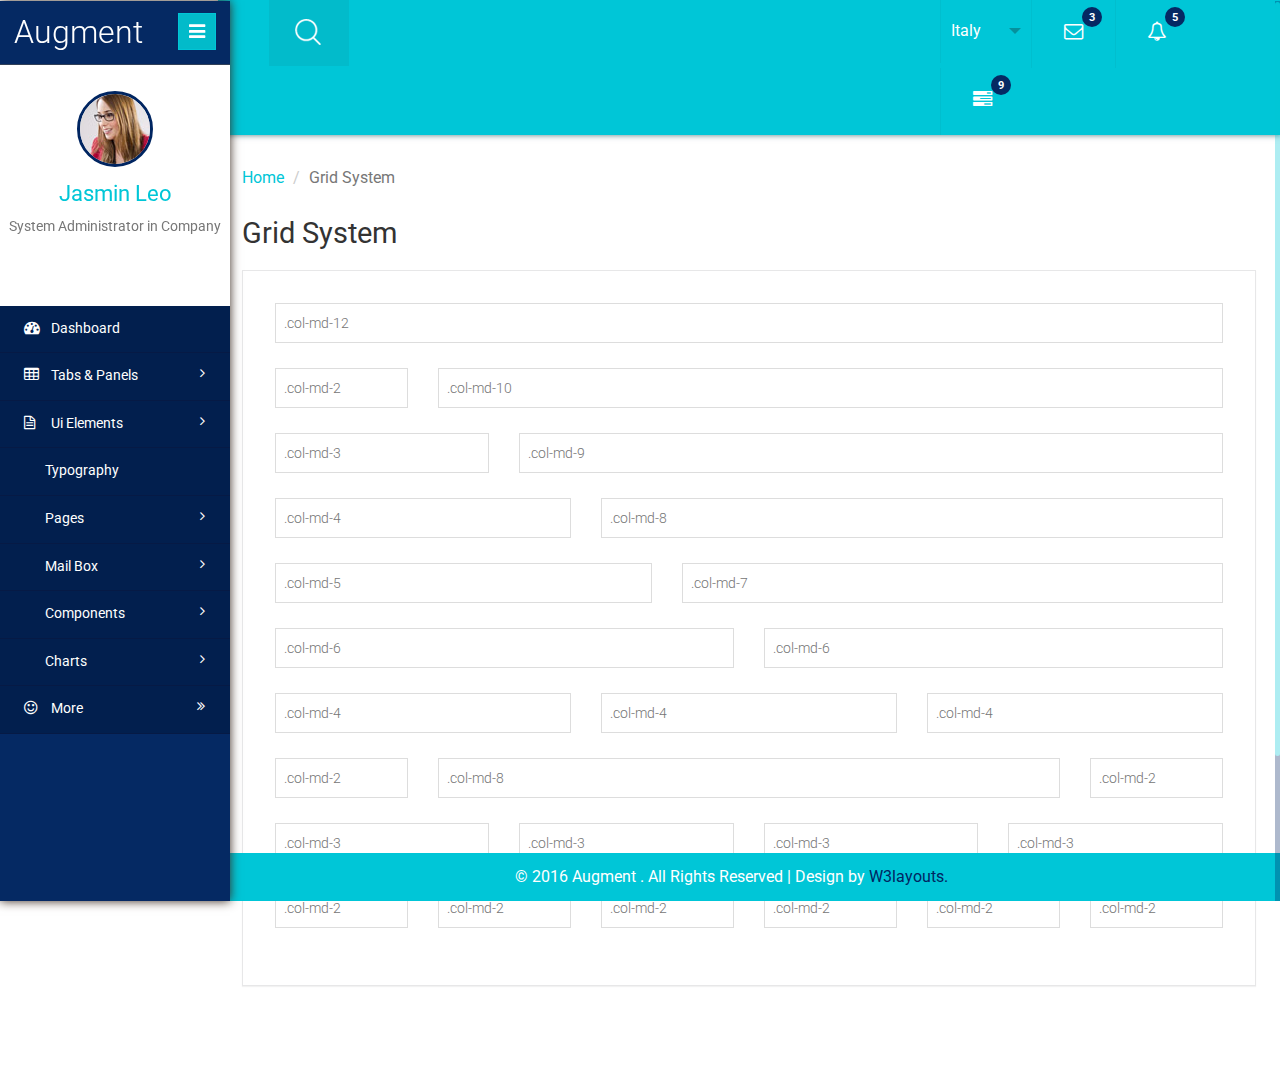
<file: students/grids.html>
<!--
Author: W3layouts
Author URL: http://w3layouts.com
License: Creative Commons Attribution 3.0 Unported
License URL: http://creativecommons.org/licenses/by/3.0/
-->
<!DOCTYPE HTML>
<html>
<head>
<title>Augment an Admin Panel Category Flat Bootstrap Responsive Web Template | Grid System :: w3layouts</title>
<meta name="viewport" content="width=device-width, initial-scale=1">
<meta http-equiv="Content-Type" content="text/html; charset=utf-8" />
<meta name="keywords" content="Augment Responsive web template, Bootstrap Web Templates, Flat Web Templates, Android Compatible web template, 
Smartphone Compatible web template, free webdesigns for Nokia, Samsung, LG, SonyEricsson, Motorola web design" />
<script type="application/x-javascript"> addEventListener("load", function() { setTimeout(hideURLbar, 0); }, false); function hideURLbar(){ window.scrollTo(0,1); } </script>
 <!-- Bootstrap Core CSS -->
<link href="css/bootstrap.min.css" rel='stylesheet' type='text/css' />
<!-- Custom CSS -->
<link href="css/style.css" rel='stylesheet' type='text/css' />
<!-- Graph CSS -->
<link href="css/font-awesome.css" rel="stylesheet"> 
<!-- jQuery -->
<link href='//fonts.googleapis.com/css?family=Roboto:700,500,300,100italic,100,400' rel='stylesheet' type='text/css'>
<!-- lined-icons -->
<link rel="stylesheet" href="css/icon-font.min.css" type='text/css' />
<!-- /js -->
<script src="js/jquery-1.10.2.min.js"></script>
<!-- //js-->
</head> 
<body>
   <div class="page-container">
   <!--/content-inner-->
	<div class="left-content">
	   <div class="inner-content">
		<!-- header-starts -->
			<div class="header-section">
						<!--menu-right-->
						<div class="top_menu">
						        <div class="main-search">
											<form>
											   <input type="text" value="Search" onFocus="this.value = '';" onBlur="if (this.value == '') {this.value = 'Search';}" class="text"/>
												<input type="submit" value=""/>
											</form>
									<div class="close"><img src="images/cross.png" /></div>
								</div>
									<div class="srch"><button></button></div>
									<script type="text/javascript">
										 $('.main-search').hide();
										$('button').click(function (){
											$('.main-search').show();
											$('.main-search text').focus();
										}
										);
										$('.close').click(function(){
											$('.main-search').hide();
										});
									</script>
							<!--/profile_details-->
								<div class="profile_details_left">
									<ul class="nofitications-dropdown">
											<li class="dropdown note dra-down">
											  <div id="dd" class="wrapper-dropdown-3" tabindex="1">
																			<span>Italy</span>
																			<ul class="dropdown">
																				<li><a class="deutsch">France</a></li>
																				<li><a class="english"> Italy</a></li>
																				<li><a class="espana">Brazil</a></li>
																				<li><a class="russian">Usa</a></li>

																			</ul>
																		</div>
																		<script type="text/javascript">
			
																	function DropDown(el) {
																		this.dd = el;
																		this.placeholder = this.dd.children('span');
																		this.opts = this.dd.find('ul.dropdown > li');
																		this.val = '';
																		this.index = -1;
																		this.initEvents();
																	}
																	DropDown.prototype = {
																		initEvents : function() {
																			var obj = this;

																			obj.dd.on('click', function(event){
																				$(this).toggleClass('active');
																				return false;
																			});

																			obj.opts.on('click',function(){
																				var opt = $(this);
																				obj.val = opt.text();
																				obj.index = opt.index();
																				obj.placeholder.text(obj.val);
																			});
																		},
																		getValue : function() {
																			return this.val;
																		},
																		getIndex : function() {
																			return this.index;
																		}
																	}

																	$(function() {

																		var dd = new DropDown( $('#dd') );

																		$(document).click(function() {
																			// all dropdowns
																			$('.wrapper-dropdown-3').removeClass('active');
																		});

																	});

																</script>
													
										
										</li>
									
										<li class="dropdown note">
											<a href="#" class="dropdown-toggle" data-toggle="dropdown" aria-expanded="false"><i class="fa fa-envelope-o"></i> <span class="badge">3</span></a>

												
													<ul class="dropdown-menu two first">
														<li>
															<div class="notification_header">
																<h3>You have 3 new messages  </h3> 
															</div>
														</li>
														<li><a href="#">
														   <div class="user_img"><img src="images/1.jpg" alt=""></div>
														   <div class="notification_desc">
															<p>Lorem ipsum dolor sit amet</p>
															<p><span>1 hour ago</span></p>
															</div>
														   <div class="clearfix"></div>	
														 </a></li>
														 <li class="odd"><a href="#">
															<div class="user_img"><img src="images/in1.jpg" alt=""></div>
														   <div class="notification_desc">
															<p>Lorem ipsum dolor sit amet </p>
															<p><span>1 hour ago</span></p>
															</div>
														  <div class="clearfix"></div>	
														 </a></li>
														<li><a href="#">
														   <div class="user_img"><img src="images/in.jpg" alt=""></div>
														   <div class="notification_desc">
															<p>Lorem ipsum dolor sit amet </p>
															<p><span>1 hour ago</span></p>
															</div>
														   <div class="clearfix"></div>	
														</a></li>
														<li>
															<div class="notification_bottom">
																<a href="#">See all messages</a>
															</div> 
														</li>
													</ul>
										</li>
										
							<li class="dropdown note">
								<a href="#" class="dropdown-toggle" data-toggle="dropdown" aria-expanded="false"><i class="fa fa-bell-o"></i> <span class="badge">5</span></a>

									<ul class="dropdown-menu two">
										<li>
											<div class="notification_header">
												<h3>You have 5 new notification</h3>
											</div>
										</li>
										<li><a href="#">
											<div class="user_img"><img src="images/in.jpg" alt=""></div>
										   <div class="notification_desc">
											<p>Lorem ipsum dolor sit amet</p>
											<p><span>1 hour ago</span></p>
											</div>
										  <div class="clearfix"></div>	
										 </a></li>
										 <li class="odd"><a href="#">
											<div class="user_img"><img src="images/in5.jpg" alt=""></div>
										   <div class="notification_desc">
											<p>Lorem ipsum dolor sit amet </p>
											<p><span>1 hour ago</span></p>
											</div>
										   <div class="clearfix"></div>	
										 </a></li>
										 <li><a href="#">
											<div class="user_img"><img src="images/in8.jpg" alt=""></div>
										   <div class="notification_desc">
											<p>Lorem ipsum dolor sit amet </p>
											<p><span>1 hour ago</span></p>
											</div>
										   <div class="clearfix"></div>	
										 </a></li>
										 <li>
											<div class="notification_bottom">
												<a href="#">See all notification</a>
											</div> 
										</li>
									</ul>
							</li>	
						<li class="dropdown note">
								<a href="#" class="dropdown-toggle" data-toggle="dropdown" aria-expanded="false"><i class="fa fa-tasks"></i> <span class="badge blue1">9</span></a>
										<ul class="dropdown-menu two">
										<li>
											<div class="notification_header">
												<h3>You have 9 pending task</h3>
											</div>
										</li>
										<li><a href="#">
												<div class="task-info">
												<span class="task-desc">Database update</span><span class="percentage">40%</span>
												<div class="clearfix"></div>	
											   </div>
												<div class="progress progress-striped active">
												 <div class="bar yellow" style="width:40%;"></div>
											</div>
										</a></li>
										<li><a href="#">
											<div class="task-info">
												<span class="task-desc">Dashboard done</span><span class="percentage">90%</span>
											   <div class="clearfix"></div>	
											</div>
										   
											<div class="progress progress-striped active">
												 <div class="bar green" style="width:90%;"></div>
											</div>
										</a></li>
										<li><a href="#">
											<div class="task-info">
												<span class="task-desc">Mobile App</span><span class="percentage">33%</span>
												<div class="clearfix"></div>	
											</div>
										   <div class="progress progress-striped active">
												 <div class="bar red" style="width: 33%;"></div>
											</div>
										</a></li>
										<li><a href="#">
											<div class="task-info">
												<span class="task-desc">Issues fixed</span><span class="percentage">80%</span>
											   <div class="clearfix"></div>	
											</div>
											<div class="progress progress-striped active">
												 <div class="bar  blue" style="width: 80%;"></div>
											</div>
										</a></li>
										<li>
											<div class="notification_bottom">
												<a href="#">See all pending task</a>
											</div> 
										</li>
									</ul>
							</li>		   							   		
							<div class="clearfix"></div>	
								</ul>
							</div>
							<div class="clearfix"></div>	
							<!--//profile_details-->
						</div>
						<!--//menu-right-->
					<div class="clearfix"></div>
				</div>
					<!-- //header-ends -->
						<!--outter-wp-->
							<div class="outter-wp">
									<!--sub-heard-part-->
									  <div class="sub-heard-part">
									   <ol class="breadcrumb m-b-0">
											<li><a href="index.html">Home</a></li>
											<li class="active">Grid System</li>
										</ol>
									   </div>
								  <!--//sub-heard-part-->
									<div class="graph-visual">
											<h2 class="inner-tittle">Grid System</h2>
												<div class="graph">
													<div class="form-group">
														<div class="row">
															<div class="col-md-12">
																<input type="text" class="form-control1" placeholder=".col-md-12">
															</div>
															<div class="clearfix"> </div>
														</div>
													</div>
													<div class="form-group">
													<div class="row">
														<div class="col-md-2 grid_box1">
															<input type="text" class="form-control1" placeholder=".col-md-2">
														</div>
														<div class="col-md-10">
															<input type="text" class="form-control1" placeholder=".col-md-10">
														</div>
														<div class="clearfix"> </div>
													</div>
												</div>
												<div class="form-group">
													<div class="row">
														<div class="col-md-3 grid_box1">
															<input type="text" class="form-control1" placeholder=".col-md-3">
														</div>
														<div class="col-md-9">
															<input type="text" class="form-control1" placeholder=".col-md-9">
														</div>
														<div class="clearfix"> </div>
													</div>
												</div>
												<div class="form-group">
													<div class="row">
														<div class="col-md-4 grid_box1">
															<input type="text" class="form-control1" placeholder=".col-md-4">
														</div>
														<div class="col-md-8">
															<input type="text" class="form-control1" placeholder=".col-md-8">
														</div>
														<div class="clearfix"> </div>
													</div>
												</div>	
												<div class="form-group">
													<div class="row">
														<div class="col-md-5 grid_box1">
															<input type="text" class="form-control1" placeholder=".col-md-5">
														</div>
														<div class="col-md-7">
															<input type="text" class="form-control1" placeholder=".col-md-7">
														</div>
														<div class="clearfix"> </div>
													</div>
												</div>
												<div class="form-group">
													<div class="row">
														<div class="col-md-6 grid_box1">
															<input type="text" class="form-control1" placeholder=".col-md-6">
														</div>
														<div class="col-md-6">
															<input type="text" class="form-control1" placeholder=".col-md-6">
														</div>
														<div class="clearfix"> </div>
													</div>
												</div>	
												<div class="form-group">
													<div class="row">
														<div class="col-md-4 grid_box1">
															<input type="text" class="form-control1" placeholder=".col-md-4">
														</div>
														<div class="col-md-4 grid_box1">
															<input type="text" class="form-control1" placeholder=".col-md-4">
														</div>
														<div class="col-md-4">
															<input type="text" class="form-control1" placeholder=".col-md-4">
														</div>
														<div class="clearfix"> </div>
													</div>
												</div>	
												<div class="form-group">
													<div class="row">
														<div class="col-md-2 grid_box1">
															<input type="text" class="form-control1" placeholder=".col-md-2">
														</div>
														<div class="col-md-8 grid_box1">
															<input type="text" class="form-control1" placeholder=".col-md-8">
														</div>
														<div class="col-md-2">
															<input type="text" class="form-control1" placeholder=".col-md-2">
														</div>
														<div class="clearfix"> </div>
													</div>
												</div>	
												<div class="form-group">
													<div class="row">
														<div class="col-md-3 grid_box1">
															<input type="text" class="form-control1" placeholder=".col-md-3">
														</div>
														<div class="col-md-3 grid_box1">
															<input type="text" class="form-control1" placeholder=".col-md-3">
														</div>
														<div class="col-md-3 grid_box1">
															<input type="text" class="form-control1" placeholder=".col-md-3">
														</div>
														<div class="col-md-3">
															<input type="text" class="form-control1" placeholder=".col-md-3">
														</div>
														<div class="clearfix"> </div>
													</div>
												</div>	
												<div class="form-group mb-n">
													<div class="row">
														<div class="col-md-2 grid_box1">
															<input type="text" class="form-control1" placeholder=".col-md-2">
														</div>
														<div class="col-md-2 grid_box1">
															<input type="text" class="form-control1" placeholder=".col-md-2">
														</div>
														<div class="col-md-2 grid_box1">
															<input type="text" class="form-control1" placeholder=".col-md-2">
														</div>
														<div class="col-md-2 grid_box1">
															<input type="text" class="form-control1" placeholder=".col-md-2">
														</div>
														<div class="col-md-2 grid_box1">
															<input type="text" class="form-control1" placeholder=".col-md-2">
														</div>
														<div class="col-md-2">
															<input type="text" class="form-control1" placeholder=".col-md-2">
														</div>
													<div class="clearfix"> </div>
												</div>
											</div>	
										</div>
										</div>
										<!--//graph-visual-->
									</div>
									<!--//outer-wp-->
									 <!--footer section start-->
										<footer>
										   <p>&copy 2016 Augment . All Rights Reserved | Design by <a href="https://w3layouts.com/" target="_blank">W3layouts.</a></p>
										</footer>
									<!--footer section end-->
								</div>
							</div>
				<!--//content-inner-->
			<!--/sidebar-menu-->
				<div class="sidebar-menu">
					<header class="logo">
					<a href="#" class="sidebar-icon"> <span class="fa fa-bars"></span> </a> <a href="index.html"> <span id="logo"> <h1>Augment</h1></span> 
					<!--<img id="logo" src="" alt="Logo"/>--> 
				  </a> 
				</header>
			<div style="border-top:1px solid rgba(69, 74, 84, 0.7)"></div>
			<!--/down-->
							<div class="down">	
									  <a href="index.html"><img src="images/admin.jpg"></a>
									  <a href="index.html"><span class=" name-caret">Jasmin Leo</span></a>
									 <p>System Administrator in Company</p>
									<ul>
									<li><a class="tooltips" href="index.html"><span>Profile</span><i class="lnr lnr-user"></i></a></li>
										<li><a class="tooltips" href="index.html"><span>Settings</span><i class="lnr lnr-cog"></i></a></li>
										<li><a class="tooltips" href="index.html"><span>Log out</span><i class="lnr lnr-power-switch"></i></a></li>
										</ul>
									</div>
							   <!--//down-->
						<div class="menu">
									<ul id="menu" >
										<li><a href="index.html"><i class="fa fa-tachometer"></i> <span>Dashboard</span></a></li>
										 <li id="menu-academico" ><a href="#"><i class="fa fa-table"></i> <span> Tabs &amp; Panels</span> <span class="fa fa-angle-right" style="float: right"></span></a>
										   <ul id="menu-academico-sub" >
											<li id="menu-academico-avaliacoes" ><a href="tabs.html"> Tabs &amp; Panels</a></li>
											<li id="menu-academico-boletim" ><a href="widget.html">Widgets</a></li>
											<li id="menu-academico-avaliacoes" ><a href="calender.html">Calendar</a></li>
											
										  </ul>
										</li>
										 <li id="menu-academico" ><a href="#"><i class="fa fa-file-text-o"></i> <span>Ui Elements</span> <span class="fa fa-angle-right" style="float: right"></span></a>
											 <ul id="menu-academico-sub" >
												<li id="menu-academico-avaliacoes" ><a href="forms.html">Forms</a></li>
												<li id="menu-academico-boletim" ><a href="validation.html">Validation Forms</a></li>
												<li id="menu-academico-boletim" ><a href="table.html">Tables</a></li>
												<li id="menu-academico-boletim" ><a href="buttons.html">Buttons</a></li>
											  </ul>
										 </li>
									<li><a href="typography.html"><i class="lnr lnr-pencil"></i> <span>Typography</span></a></li>
									<li id="menu-academico" ><a href="#"><i class="lnr lnr-book"></i> <span>Pages</span> <span class="fa fa-angle-right" style="float: right"></span></a>
										  <ul id="menu-academico-sub" >
										    <li id="menu-academico-avaliacoes" ><a href="login.html">Login</a></li>
										    <li id="menu-academico-boletim" ><a href="register.html">Register</a></li>
											<li id="menu-academico-boletim" ><a href="404.html">404</a></li>
											<li id="menu-academico-boletim" ><a href="sign.html">Sign up</a></li>
											<li id="menu-academico-boletim" ><a href="profile.html">Profile</a></li>
										  </ul>
									 </li>
									 <li><a href="#"><i class="lnr lnr-envelope"></i> <span>Mail Box</span><span class="fa fa-angle-right" style="float: right"></span></a>
									   <ul>
										<li><a href="inbox.html"><i class="fa fa-inbox"></i> Inbox</a></li>
										<li><a href="compose.html"><i class="fa fa-pencil-square-o"></i> Compose Mail</a></li>
									    <li><a href="editor.html"><span class="lnr lnr-highlight"></span> Editors Page</a></li>
									
									  </ul>
									</li>
							        <li id="menu-academico" ><a href="#"><i class="lnr lnr-layers"></i> <span>Components</span> <span class="fa fa-angle-right" style="float: right"></span></a>
										 <ul id="menu-academico-sub" >
											<li id="menu-academico-avaliacoes" ><a href="grids.html">Grids</a></li>
											<li id="menu-academico-boletim" ><a href="media.html">Media Objects</a></li>

										  </ul>
									 </li>
									<li><a href="chart.html"><i class="lnr lnr-chart-bars"></i> <span>Charts</span> <span class="fa fa-angle-right" style="float: right"></span></a>
									  <ul>
										<li><a href="map.html"><i class="lnr lnr-map"></i> Maps</a></li>
										<li><a href="graph.html"><i class="lnr lnr-apartment"></i> Graph Visualization</a></li>
									</ul>
									</li>
									<li id="menu-comunicacao" ><a href="#"><i class="fa fa-smile-o"></i> <span>More</span><span class="fa fa-angle-double-right" style="float: right"></span></a>
									    <ul id="menu-comunicacao-sub" >
										<li id="menu-mensagens" style="width:120px" ><a href="project.html">Projects <i class="fa fa-angle-right" style="float: right; margin-right: -8px; margin-top: 2px;"></i></a>
										  <ul id="menu-mensagens-sub" >
											<li id="menu-mensagens-enviadas" style="width:130px" ><a href="ribbon.html">Ribbons</a></li>
											<li id="menu-mensagens-recebidas"  style="width:130px"><a href="blank.html">Blank</a></li>
										  </ul>
										</li>
										<li id="menu-arquivos" ><a href="500.html">500</a></li>
									  </ul>
									</li>
								  </ul>
								</div>
							  </div>
							  <div class="clearfix"></div>		
							</div>
							<script>
							var toggle = true;
										
							$(".sidebar-icon").click(function() {                
							  if (toggle)
							  {
								$(".page-container").addClass("sidebar-collapsed").removeClass("sidebar-collapsed-back");
								$("#menu span").css({"position":"absolute"});
							  }
							  else
							  {
								$(".page-container").removeClass("sidebar-collapsed").addClass("sidebar-collapsed-back");
								setTimeout(function() {
								  $("#menu span").css({"position":"relative"});
								}, 400);
							  }
											
											toggle = !toggle;
										});
							</script>
<!--js -->
<script src="js/jquery.nicescroll.js"></script>
<script src="js/scripts.js"></script>

<!-- Bootstrap Core JavaScript -->
   <script src="js/bootstrap.min.js"></script>
</body>
</html>
</file>
<file: home/css/style.css>
* {
     margin:0px;
     padding:0px;
}
 body, html {
     font-family Roboto, sans-serif, arial;
     background:#f0f3fa; 
}
 .width-100 {
     width:100%;
     float:left;
}
 .width-20 {
     width:20%;
     float:left;
}
 .width-25 {
     width:25%;
     float:left;
}
 .width-30 {
     width:30%;
     float:left;
}
 .width-33 {
     width:33%;
     float:left;
}
 .width-40 {
     width:40%;
     float:left;
}
 .width-50 {
     width:50%;
     float:left;
}
 .width-60 {
     width:60%;
     float:left;
}
 .width-70 {
     width:70%;
     float:left;
}
 .width-80 {
     width:80%;
     float:left;
}
 .width-90 {
     width:90%;
     float:left;
}
 .width-10 {
     width:10%;
     float:left;
}
 .container {
     width:1500px;
     margin:0 auto;
}
 .plr {
     padding-left:100px;
     padding-right:100px;
}
 .margin-top-50 {
     margin-top:50px;
}

/********** Logo And Menu Starts **********/  
.header-menu {
    position: relative;
    box-shadow: 0px 2px 5px 0px #00000036;
}
.logo {
    width: fit-content;
    float: left;
}
.main-menu {
    list-style:none;
    float:right;
    margin-top: 20px;
}
.main-menu a {
    font-weight: 500;
    color: #3a3a3a;
    font-size: 20px;
    text-decoration: none;
}
.main-menu li {
    float:left;
    padding:12px 15px;
}
/********** Logo And Menu Ends **********/
/********** Footer Starts **********/  
.footer {
     background: #232F3E;
     padding: 50px 50px;
}
 .quicklink-menu {
     list-style:none;
     padding-left: 10px;
}
 .quicklink-menu li a {
     color: #fff;
     line-height: 2.5;
     font-size: 15px;
     text-decoration:none;
}
 .quicklink-heading {
     font-size:18px;
     font-weight:bold;
     color:#fff;
     margin-bottom:10px;
}
 .get-in-touch {
     list-style:none;
     padding-left: 10px;
}
 .get-in-touch li i {
     color: #ed372c;
     font-size: 20px;
}
 .get-in-touch li {
     color: #fff;
     line-height: 2.5;
     font-size: 15px;
     text-decoration:none;
}
 .footer-e-mail {
     font-size:15px;
     font-weight:bold;
     color:#fff;
     text-decoration:none;
}
 .footer-website {
     font-size:12px;
     font-weight:bold;
     color:#fff;
     text-decoration:none;
}
/********** Footer Ends **********/
/********** Footer Copyright Starts **********/  
.footer2-bacbor {
    background: #232F3E;
    padding:10px 50px;
    border-top: 1px solid #898989;
}
.footer2-content {
    font-size:14px;
    color:#fff;
    text-align:center;
}
/********** Footer Copyright Ends **********/
</file>
<file: students/css/style.css>
/*
Author: W3layout
Author URL: http://w3layouts.com
License: Creative Commons Attribution 3.0 Unported
License URL: http://creativecommons.org/licenses/by/3.0/
*/
html, body{
	font-family: 'Roboto', sans-serif;
    font-size: 100%;
  	overflow-x: hidden;
	background:#FFFFFF;
}
body a{
	transition:0.5s all;
	-webkit-transition:0.5s all;
	-moz-transition:0.5s all;
	-o-transition:0.5s all;
	-ms-transition:0.5s all;
	background:#011D4A!mportant;
}
a:focus, a:active, a:hover ,a.dropdown-toggle{
    outline: none;
    -webkit-transition: all 0.3s;
    -moz-transition: all 0.3s;
    transition: all 0.3s;
    color: #002561;
	text-decoration:none;
}
a {
    background-color:none;
}
body p{
  font-family: 'Roboto', sans-serif;
}
h1, h2, h3, h4, h5 {
    	font-family: 'Roboto', sans-serif;
}
a {
  color: #008DE7;
  font-weight:400;
}
a:hover { transition: all 200ms ease-in-out; }

.page-container {
  min-width: 1260px;
  position: relative;
  top: 0;
  left: 0;
  right: 0;
  bottom: 0;
  width: 100%;
  height: 100%;
  margin: 0px auto;
}
.left-content {
    float: right;
        width: 87%;
}
.page-container.sidebar-collapsed {
  transition: all 100ms linear;
  transition-delay: 300ms;

}
.page-container.sidebar-collapsed .left-content {

   float: right;
   width: 97%;
}
.page-container.sidebar-collapsed-back {
    transition: all 100ms linear;
}
.page-container.sidebar-collapsed-back .left-content {
  transition: all 100ms linear;
  -webkit-transition: all 0.3s ease;
    -moz-transition: all 0.3s ease;
    transition: all 0.3s ease;
	float: right;
    width:87%;
}
.page-container.sidebar-collapsed .sidebar-menu {
  width: 65px;
  transition: all 100ms ease-in-out;
  transition-delay: 300ms;
}

.page-container.sidebar-collapsed-back .sidebar-menu {
  width: 230px;
  transition: all 100ms ease-in-out;
}

.page-container.sidebar-collapsed .sidebar-icon {
   transform: rotate(90deg);
   transition: all 300ms ease-in-out;
   margin-right: 0.8em;
       margin-top: -8px;
	   color: #fff;
    background: #02BBCA;
    border-radius: 0;

}

.page-container.sidebar-collapsed-back .sidebar-icon {
  transform: rotate(0deg);
  transition: all 300ms ease-in-out;
}

.page-container.sidebar-collapsed .logo {
  padding: 21px 0;
      height: 63px;
  box-sizing: border-box;
  transition: all 100ms ease-in-out;
  transition-delay: 300ms;
    
}

.page-container.sidebar-collapsed-back .logo {
  width: 100%;
      padding: 13px 14px;
  height:60px;
  box-sizing: border-box;
  transition: all 100ms ease-in-out;
}

.page-container.sidebar-collapsed #logo {
    opacity: 0;
    transition: all 200ms ease-in-out;
    display: none;
}
.page-container.sidebar-collapsed .down {
    display: none;
}
.page-container.sidebar-collapsed-back #logo {
  opacity: 1;
  transition: all 200ms ease-in-out;
  transition-delay: 300ms;;
}

.page-container.sidebar-collapsed #menu span {
  opacity: 0;
  transition: all 50ms linear;
}

.page-container.sidebar-collapsed-back #menu span {
  opacity: 1;
  transition: all 200ms linear;
  transition-delay: 300ms;
}

.sidebar-menu {
     position: fixed;
    float: left;
    width: 230px;
    top: 0;
    left: 0;
    bottom: 0;
    background-color: #052963;
    color: #aaabae;
    box-shadow: 0px 0px 10px 0px rgb(58, 41, 31);
	-o-box-shadow: 0px 0px 10px 0px rgb(58, 41, 31);
	-webkit-box-shadow: 0px 0px 10px 0px rgb(58, 41, 31);
	-moz-box-shadow: 0px 0px 10px 0px rgb(58, 41, 31);
   z-index: 999;
}
#menu {
  list-style: none;
  margin: 0;
  padding: 0;
  margin-bottom: 20px;
}

#menu li {
  position: relative;
  margin: 0;
      border-bottom: 1px ridge rgba(6, 26, 68, 0.96);
    padding: 0;
  padding: 0;
}

#menu li ul {
  opacity: 0;
  height: 0px;
}

#menu li a {
 font-style: normal;
    font-weight: 400;
    position: relative;
    display: block;
    padding: 13px 20px;
    color: #fff;
    white-space: nowrap;
    z-index: 2;
    background-color: #021F4E;
    font-size:0.9em;
    font-family: 'Roboto', sans-serif;
	border:none;
	    border-left: 4px solid #021F4E;
}

#menu li a:hover {
  color: #ffffff;
  background-color:#002561;
  transition: color 250ms ease-in-out, background-color 250ms ease-in-out;
   border-left: 4px solid #00C6D7;
}

#menu li.active > a {
  background-color: #2b303a;
  color: #ffffff;
}

#menu ul li {background-color:#00C6D7; }

#menu ul {
  list-style-type: none;
  margin: 0;
  padding: 0;
}

#menu li ul {
  position: absolute;
  visibility: hidden;
  left: 100%;
  top: -1px;
  background-color: #2b303a;
  box-shadow: 0px 0px 10px 0px rgba(0, 0, 0, 0.5);
  opacity: 0;
  transition: opacity 0.1s linear;
  border-top: 1px solid rgba(69, 74, 84, 0.7);
}

#menu li:hover > ul {
  visibility: visible;
  opacity: 1;
}
li#menu-mensagens,li#menu-arquivos {
background-color:#00C6D7!important;
}
#menu li li ul {
  right: 100%;
  visibility: hidden;
  top: -1px;
  opacity: 0;
  transition: opacity 0.1s linear;
}

#menu li li:hover ul {
  visibility: visible;
  opacity: 1;
}

#menu .fa { margin-right: 5px; }

.logo {
    width: 100%;
       padding: 14px 14px;
    box-sizing: border-box;
}

.sidebar-icon {
       margin-top: -2px;
    border: 1px solid #00C6D7;
    text-align: right;
    line-height: 1;
    font-size: 19px;
    padding: 8px 10px;
    border-radius: 0px;
    color: #fff;
    background: #02BBCA;
    float: right;
}
ul#menu i {
    font-size: 1.1em;
    margin-right: 6px;
	    width: 10%;
}
ul#menu-academico-sub {
    z-index: 999;
}
li#menu-academico{
 z-index: 999;
}
/*#logo
{
    width: 150px;
    height: 64px;
    vertical-align: middle;
    -webkit-filter: drop-shadow(0px 0px 10px rgba(0,0,0,0.5));
}*/

.fa-html5 {
  color: #fff;
  margin-left: 50px;
}
.menu {
    text-align: left;
}
/*--down--*/
.down ul li {
    list-style: none;
    display: inline-block;
	margin: 0 10px;
}
span.name-caret {
    margin: 10px 0px 3px 0px;
    font-size: 1.4em;
    color: #00C6D7;
    display: block;
    text-align: center;
    font-weight: 400;
}
.down  a img {
         border-radius: 50%;
    -o-border-radius: 50%;
    -moz-border-radius: 50%;
    -webkit-border-radius: 50%;
    border: 3px solid #002561;
}

.down{
	padding: 26px 0 30px;
    text-align: center;
      background: #fff;
}
.dropdown-menu li a i{
    font-size: 14px;
    margin-right: 6%;	
	    color: #879498;
}
.down p {
    font-size: 0.9em;
    color: #777;
    padding: 5px 8px;
}
.down ul {
 padding:0;
 margin:0;
}
.down ul li a {
    color: #fff;
    background: none;
	    text-decoration: none;
}
.down i {
    font-size: 1.2em;
	color:#00C6D7;
	vertical-align: middle;
}
i.lnr.lnr-user {
    font-size: 1.07em;
}
i.lnr.lnr-power-switch {
    font-size: 1.3em;
}
a.tooltips {
  position: relative;
  display: inline;
}
a.tooltips span {
     position: absolute;
    width: 65px;
    color: #FFFFFF;
    background: #09367D;
    height:28px;
    line-height: 30px;
    text-align: center;
    visibility: hidden;
    font-size: 0.8em;
}
a.tooltips span:after {
  content: '';
  position: absolute;
  bottom: 100%;
  left: 50%;
  margin-left: -8px;
  width: 0; height: 0;
  border-bottom: 8px solid #09367D;
  border-right: 8px solid transparent;
  border-left: 8px solid transparent;
}
a:hover.tooltips span {
  visibility: visible;
  opacity: 0.8;
  top: 30px;
  left: 50%;
  margin-left: -38px;
  z-index: 999;
}
/*--//down--*/
/*--/top_header--*/
span#logo h1 {
         font-size: 2em;
    color: #fff;
    margin: 0;
    text-decoration: none;
    text-transform: capitalize;
    font-weight: 300;
}
.srch button{
cursor: pointer;
    background: url('../images/search.png') no-repeat 26px 19px rgba(3, 182, 197, 0.68);
    width: 80px;
    height:66px;
    display: block;
    border: none;
    outline: none;
    position: absolute;
    top: 0px;
    left: 21%;
}
.main-search{
       float: right;
    background: #002561;
    width: 20%;
    height: 60px;
    padding: 15px 15px 69px 17px;
    border: 1px solid #C6CCD6;
    position: absolute;
    z-index:99999;
        top: 75px;
    left: 248px;
}
.main-search:after {
	content: '';
    position: absolute;
    left: 114px;
    top: -10px;
    border-left: 12px solid rgba(0, 0, 0, 0);
    border-right: 12px solid rgba(0, 0, 0, 0);
    border-bottom: 12px solid #002561;
}
.main-search form{
	position:relative;
	background:#fff;
}
.main-search input[type="text"],.main-search input[type="submit"]{
	display:inline-block;
	border:none;
	color:#5d5d5d;
	outline:none;
	width:inherit;
	padding:inherit;
	font-size:14px;
	margin:inherit;
	-webkit-appearance: none;
	margin:0;
}
.main-search input[type="text"]{
	background:none;
	padding:10px;
	width:89%;
}
.main-search input[type="text"]:focus{
	color:#5d5d5d;
}
.main-search input[type="submit"]{
	position: absolute;
	top: 9px;
    right: 9px;
	background:url('../images/search2.png') no-repeat -0px -0px;
	height: 25px;
	width: 25px;
	cursor:pointer;
}
.close{
    color: #333;
        padding: 2px 3px 0px 0px;
    cursor: pointer;
    opacity: .9;
}
.close:hover {
    opacity: 0.8;
}
/*--- User Panel---*/
.profile_details_left {
        float: right;
           width: 25%;
}
.dropdown {
    position: relative;
    list-style: none;
}
.dropdown-menu2{
	padding: 0;
	position:absolute;
	top: 133%;
    left: 0;
	z-index:1000;
	display:none;
	float:left;
	min-width:250px;
	margin:1px 0 0;
	font-size:14px;
	list-style:none;
	 -webkit-transition: all 0.5s ease-out;
    -moz-transition: all 0.5s ease-out;
    -ms-transition: all 0.5s ease-out;
    -o-transition: all 0.5s ease-out;
    transition: all 0.5s ease-out;
	background-color:#fff;
	border:1px solid #ccc;
	border:1px solid rgba(0,0,0,0.15);
	-webkit-box-shadow: 0px 1px 5px rgba(184, 201, 241, 0.75);
	-moz-box-shadow: 0px 1px 5px rgba(184, 201, 241, 0.75);
	-o-box-shadow: 0px 1px 5px rgba(184, 201, 241, 0.75);
	box-shadow: 0px 1px 5px rgba(184, 201, 241, 0.75);
	background-clip:padding-box;
}
.export-nav{
	margin:10px 0 0;
}
.open > .dropdown-menu2 {
  opacity:1;
}
ul.dropdown-menu.two {
       padding: 0;
    min-width: 234px;
    top: 99%;
        left: -147px;
}
ul.dropdown-menu.two li a .badge {
    background: #ff5454;
    border: 2px solid white;
    position: absolute;
    top: 9px;
    right: 3px;
    font-size: 8px;
    line-height: 8px;
    padding: 4px 6px;
    -webkit-border-radius: 50em;
    -moz-border-radius: 50em;
    border-radius: 50em;
    min-width: 0;
}
.dropdown-menu2 {
   opacity:.3;
   -webkit-transform-origin: top;
   transform-origin: top;
   -ms-transform-origin: top;
   -moz-transform-origin: top;
   -o-transform-origin: top;
  -webkit-animation-fill-mode: forwards;
   -moz-animation-fill-mode: forwards; 
   -o-animation-fill-mode: forwards; 
   -mz-animation-fill-mode: forwards; 
   animation-fill-mode: forwards; 
  -webkit-transform: scale(1, 0);
  -moz-transform: scale(1, 0);
  -o-transform: scale(1, 0);
  -ms-transform: scale(1, 0);
  transform: scale(1, 0);
  display: block; 
  transition: all 0.2s linear;
  -webkit-transition: all 0.2s linear;
  -ms-transition: all 0.2s linear;
   -moz-transition: all 0.2s linear;
    -o-transition: all 0.2s linear;
}
ul#menu-mensagens-sub,li#menu-mensagens-enviadas{
z-index:9999;

}
li#menu-mensagens-enviadas,li#menu-mensagens,li#menu-academico-avaliacoes,li#menu-mensagens-recebidas,li#menu-academico-boletim{
    background-color: #021F4E;
	    border-bottom: 1px ridge #002561;
		z-index:9999;
}
.dropdown-menu2 li{
	margin-left:0;
	float:none;
	width: 100%;
}

.dropdown-menu2 li a{
	 border-radius:0;
	-webkit-border-radius:0;
	-moz-border-radius:0;
	-o-border-radius:0;
	border:none;
	border-bottom:1px solid #E4E4E4;
}
.dropdown-menu2 li a:hover {
	border:none;
	border-bottom:1px solid #E4E4E4;
}
.dropdown-menu2 li.odd{
	background:rgba(0, 0, 0, 0.02);
}
li.dropdown.note {
    background: #00c6d7;
    border-left: 1px solid rgba(1, 189, 206, 0.93);
    display: inline-block;
    float: left;
	    cursor: pointer;
}
li.dropdown.note a {
    padding: 1.4em 2em;
	    display: block;
}
li.dropdown.note:hover {
background:#14BFCE;
}
ul.nofitications-dropdown {
    padding: 0;
    margin: 0;
}
li.dropdown.head-dpdn:nth-child(2) {
    
}
li.dropdown.head-dpdn:nth-child(3) {
	border:none;
}
.notification_header{
	background-color:#FAFAFA;
	padding: 10px 15px;
	border-bottom:1px solid rgba(0, 0, 0, 0.05);
}
li.dropdown.note i{
 font-size:1.2em;
 color:#fff;
}
.notification_header h3{	
	    color:#37474f;
    font-size: 12px;
    font-weight: 600;
    margin: 5px 0 0 0;
    text-transform: uppercase;
}
.notification_bottom{
	    padding:12px 0;
    text-align: center;
    background-color: #f3f7f9;
}
.notification_bottom a {
    color: #00C6D7;
}
.notification_bottom a {
    color:#F44336;
}
.notification_bottom a:hover {
    color:#999;
}
.notification_bottom h3 a{	
	color: #717171;
	font-size:12px;
	border-radius:0;
	border:none;
	padding:0;
	text-align:center;
}
.notification_bottom h3 a:hover{	
	color:#4A4A4A;
	text-decoration:underline;
	background:none;
}
.user_img{
	float:left;
	width:15%;
}
.user_img img{
	max-width:100%;
	display:block;
	border-radius:2em;
	-webkit-border-radius:2em;
	-moz-border-radius:2em;
	-o-border-radius:2em;
}
.notification_desc{
	float:left;
	width:80%;
	margin-left:5%;
}
.notification_desc p{
	color:#757575;
	font-size:13px;
	padding:2px 0;
}
.wrapper-dropdown-2 .dropdown li a:hover .notification_desc p{
	color:#424242;
}
.notification_desc p span{
	color: #bbb!important;
    font-size: 11px;
}
.candile {
    margin-top: 2em;
}
/*** Profile Details **/
.profile_picture{
	text-align:center;
}
.profile_picture a{
	display:block;
}
.profile_picture > a {
	display: block;
	margin:0 auto;
    border-radius:8em;
    -webkit-border-radius:8em;
    -moz-border-radius:8em;
    -o-border-radius:8em;
    width:100px;
    height:100px;
}
.profile_picture_name{
	padding-top:20px;
}
.profile_picture_name h2{
	margin-bottom:5px;
	font-size:20px;
	color: #535351;
	font-weight:600;
}
.profile_picture_name p{
	font-size:12px;
	color: #BCBCBC;
	line-height: 1.6em;
}
.articles_list li {
	display:block;
	padding:15px 0;
	border-bottom:1px solid #F8F8F8;
}
.articles_list li a{
	display:block;
	color:#909090;
	font-size:12px;
	text-align:left;
	-webkit-transition: all 0.2s ease-in-out;
	-moz-transition: all 0.2s ease-in-out;
	-o-transition: all 0.2s ease-in-out;
	transition: all 0.2s ease-in-out;
	cursor:pointer;
}
.articles_list li a:hover{
	color:#65CEA7;
}
.articles_list li a i{
	display:inline-block;
	margin-right:8px;
	font-size:20px;
	vertical-align:top;
}
.articles_list li a i span{
	font-size:25px;
	color:#FFF;
}
/*Progress bars*/
.progress {
	    height: 9px;
    margin-top: 8px;
    margin-bottom: 8px;
    overflow: hidden;
    background: #e1e1e1;
    z-index: 1;
    cursor: pointer;
}
.task-info .percentage{
	float:right;
	height:inherit;
	line-height:inherit;
}
.task-desc{
	font-size:12px;
}
.wrapper-dropdown-3 .dropdown li a:hover span.task-desc {
	color:#65cea7;
}
.progress .bar {
		z-index: 2;
		height:15px; 
		font-size: 12px;
		color: white;
		text-align: center;
		float:left;
		-webkit-box-sizing: content-box;
		-moz-box-sizing: content-box;
		-ms-box-sizing: content-box;
		box-sizing: content-box;
		-webkit-transition: width 0.6s ease;
		  -moz-transition: width 0.6s ease;
		  -o-transition: width 0.6s ease;
		  transition: width 0.6s ease;
	}
.progress-striped .yellow{
	background:#f0ad4e;
} 
.progress-striped .green{
	background:#5cb85c;
} 
.progress-striped .light-blue{
	background:#5bc0de;
} 
.progress-striped .red{
	background:#d9534f;
} 
.progress-striped .blue{
	background:#428bca;
} 
.progress-striped .bar {
  background-image: -webkit-gradient(linear, 0 100%, 100% 0, color-stop(0.25, rgba(255, 255, 255, 0.15)), color-stop(0.25, transparent), color-stop(0.5, transparent), color-stop(0.5, rgba(255, 255, 255, 0.15)), color-stop(0.75, rgba(255, 255, 255, 0.15)), color-stop(0.75, transparent), to(transparent));
  background-image: -webkit-linear-gradient(45deg, rgba(255, 255, 255, 0.15) 25%, transparent 25%, transparent 50%, rgba(255, 255, 255, 0.15) 50%, rgba(255, 255, 255, 0.15) 75%, transparent 75%, transparent);
  background-image: -moz-linear-gradient(45deg, rgba(255, 255, 255, 0.15) 25%, transparent 25%, transparent 50%, rgba(255, 255, 255, 0.15) 50%, rgba(255, 255, 255, 0.15) 75%, transparent 75%, transparent);
  background-image: -o-linear-gradient(45deg, rgba(255, 255, 255, 0.15) 25%, transparent 25%, transparent 50%, rgba(255, 255, 255, 0.15) 50%, rgba(255, 255, 255, 0.15) 75%, transparent 75%, transparent);
  background-image: linear-gradient(45deg, rgba(255, 255, 255, 0.15) 25%, transparent 25%, transparent 50%, rgba(255, 255, 255, 0.15) 50%, rgba(255, 255, 255, 0.15) 75%, transparent 75%, transparent);
  -webkit-background-size: 40px 40px;
  -moz-background-size: 40px 40px;
  -o-background-size: 40px 40px;
  background-size: 40px 40px;
}
.progress.active .bar {
  -webkit-animation: progress-bar-stripes 2s linear infinite;
  -moz-animation: progress-bar-stripes 2s linear infinite;
  -ms-animation: progress-bar-stripes 2s linear infinite;
  -o-animation: progress-bar-stripes 2s linear infinite;
  animation: progress-bar-stripes 2s linear infinite;
}
@-webkit-keyframes progress-bar-stripes {
  from {
    background-position: 40px 0;
  }
  to {
    background-position: 0 0;
  }
}
@-moz-keyframes progress-bar-stripes {
  from {
    background-position: 40px 0;
  }
  to {
    background-position: 0 0;
  }
}
@-ms-keyframes progress-bar-stripes {
  from {
    background-position: 40px 0;
  }
  to {
    background-position: 0 0;
  }
}
@-o-keyframes progress-bar-stripes {
  from {
    background-position: 0 0;
  }
  to {
    background-position: 40px 0;
  }
}
@keyframes progress-bar-stripes {
  from {
    background-position: 40px 0;
  }
  to {
    background-position: 0 0;
  }
}
/********* profile details **********/
.profile_details{
	float: right;
    margin: 0 4.8em 0 1em;
}
.profile_details_drop .lnr.lnr-chevron-up{
	display:none;
}
.profile_details_drop.open .lnr.lnr-chevron-up{
    display:block;
}
.profile_details_drop.open .lnr.lnr-chevron-down{
	display:none;
}
ul.dropdown-menu2.drpdwn-meu2 {
    top: 102%;
}
ul.dropdown-menu.two{
       -webkit-transform-origin: 100% 0;
    -ms-transform-origin: 100% 0;
    -o-transform-origin: 100% 0;
    transform-origin: 100% 0;
    -webkit-animation-duration: .3s;
    -o-animation-duration: .3s;
    animation-duration: .3s;
    background: #fff;
       border: 1px solid #CECDCD;
	
}
ul.dropdown-menu.two.one {
    min-width: 163px;
    top: 99%;
    left: -82px;
}
.dropdown-menu.two li {
    border-top: 1px solid #e4eaec;
	    border-bottom: 0;
}
ul.dropdown-menu.two.drp-mnu {
    min-width: 125px;
	top:94%;
}
ul.dropdown-menu.two.drp-mnu li a {
    display: inline-flex;
    width: 100%;
    text-align: center;
    padding:.5em 0 0.5em 1.5em;
}
ul.dropdown-menu.two li a {
    padding: 6px 10px;
}
.notification_bottom a {
    padding: 6px 10px;
    color: #00C6D7;
}
ul.dropdown-menu.two.drp-mnu li a i {
    width: 24px;
    line-height: 17px;
    height: 20px;
}
.profile_img span{
	float:left;
	display:block;
	width:40px;
	height:40px;
	border-radius:3em;
	-webkit-border-radius:3em;
	-moz-border-radius:3em;
	-o-border-radius:3em;
	  -webkit-background-size: cover;
	  -moz-background-size: cover;
	  -o-background-size: cover;
	  background-size: cover;
}
.span_4 {
    padding: 0;
}
.user-name{
	 float:left;
	 margin-top:8px;
	 margin-left:5px;
	 height:35px;
	 width:45%;
}
.profile_details ul li{
	list-style-type:none;
	width:87%;
}
.user-name p{
	font-size:14px;
	color:#F44336;
	line-height:1em;
	font-weight:700;
}
.user-name p span{
	font-size:10px;
	font-style:italic;
	color:#424f63;
	font-weight:normal;
}
/**** icon dropdown ******/
.wrapper-dropdown-4 i.dropdown-icon{
	width:20px;
	height:20px;
	display:block;
	background:url(../images/up-down.png) no-repeat -8px -24px;
	margin-top:13px;
	float:right;
}
.wrapper-dropdown-4 .dropdown-menu2 li:first-child a{
	border-top:none;
}
.wrapper-dropdown-4 .dropdown-menu2{
	min-width:160px;
}
.wrapper-dropdown-4 .dropdown-menu2 li a {
    display: block;
    text-decoration: none;
    color:#5A5A5A;
    font-size:12px;
    background:#FFF;
    border:none;
    border-top:1px solid #F0F0F0;
    padding:8px;
    transition: all 0.3s ease-out;
    -webkit-transition: all 0.3s ease-out;
    -moz-transition: all 0.3s ease-out;
    -o-transition: all 0.3s ease-out;
    border-radius:0;
}
.wrapper-dropdown-4 .dropdown-menu2 li a i {
	display:inline-block;
}
/* Hover state */
.wrapper-dropdown-4 li:hover a {
    color: #FFF;
    background:#B8C9F1;
}
/* Active state */
.wrapper-dropdown-4.open i.dropdown-icon{
    background-position:-8px -4px;
}
span.text {
    font-size: 1em;
    color: #fff;
    margin-left: 10px;
	text-decoration:none;
}
span.badge {
    font-size: 11px;
    font-weight: bold;
    color: #FFF;
    background: #052963;
    line-height: 17px;
    width: 20px;
    height: 20px;
    border-radius: 2em;
    -webkit-border-radius: 2em;
    -moz-border-radius: 2em;
    -o-border-radius: 2em;
    text-align: center;
    display: inline-block;
    position: absolute;
        top: 11%;
    padding: 2px 0 0;
    left: 60%;
}
a.deutsch img,a.ukrainian img,a.english img,a.espana img,a.russian img {
    margin-right: 10px;
}
/* DEMO 3 */

.wrapper-dropdown-3 {
    position: relative;
    width:90px;
    margin: 0 auto;
    padding: 20px 10px;
    background: #00C6D7;
    border-radius: 0;
    cursor: pointer;
    outline: none;
    font-weight: 400;
    color: #fff;
}

.wrapper-dropdown-3:after {
    content: "";
    width: 0;
    height: 0;
    position: absolute;
    right: 10px;
    top: 50%;
    margin-top: -3px;
    border-width: 6px 6px 0 6px;
    border-style: solid;
    border-color: #06909C transparent;
}
.wrapper-dropdown-3 .dropdown {
  /* Size & position */
    position: absolute;
    top:113%;
    left: 0;
    right: 0;
  /* Styles */
    background: white;
    border-radius: inherit;
    border: 1px solid rgba(0,0,0,0.17);
    box-shadow: 0 0 5px rgba(0,0,0,0.1);
    font-weight: normal;
    -webkit-transition: all 0.5s ease-in;
    -moz-transition: all 0.5s ease-in;
    -ms-transition: all 0.5s ease-in;
    -o-transition: all 0.5s ease-in;
    transition: all 0.5s ease-in;
    list-style: none;

    /* Hiding */
    opacity: 0;
    pointer-events: none;
}
.wrapper-dropdown-3 .dropdown:after {
    content: "";
    width: 0;
    height: 0;
    position: absolute;
    bottom: 100%;
    right: 15px;
    border-width: 0 6px 6px 6px;
    border-style: solid;
    border-color: #fff transparent;   
	display:none;	
}

.wrapper-dropdown-3 .dropdown:before {
    content: "";
    width: 0;
    height: 0;
    position: absolute;
    bottom: 100%;
    left: 13px;
    border-width: 0 8px 8px 8px;
    border-style: solid;
    border-color: rgba(0,0,0,0.1) transparent;  
    display:none;		
}

.wrapper-dropdown-3 .dropdown li a {
        display: block;
    padding: 10px 20px;
    text-decoration: none;
    color: #333;
    border-bottom: 1px solid #e6e8ea;
    box-shadow: inset 0 1px 0 rgba(255,255,255,1);
    -webkit-transition: all 0.3s ease-out;
    -moz-transition: all 0.3s ease-out;
    -ms-transition: all 0.3s ease-out;
    -o-transition: all 0.3s ease-out;
    transition: all 0.3s ease-out;
    font-size: 0.9em;
}

.wrapper-dropdown-3 .dropdown li i {
    float: right;
    color: inherit;
}
ul.dropdown {
    width:120px;
    padding: 0;
    z-index: 999;
}
.wrapper-dropdown-3 .dropdown li:first-of-type a {
    border-radius: 7px 7px 0 0;
}

.wrapper-dropdown-3 .dropdown li:last-of-type a {
    border: none;
    border-radius: 0 0 7px 7px;
}

/* Hover state */

.wrapper-dropdown-3 .dropdown li:hover a {
    background: #f3f8f8;
}

/* Active state */

.wrapper-dropdown-3.active .dropdown {
    opacity: 1;
    pointer-events: auto;
}

/* No CSS3 support */

.no-opacity       .wrapper-dropdown-3 .dropdown,
.no-pointerevents .wrapper-dropdown-3 .dropdown {
    display: none;
    opacity: 1; /* If opacity support but no pointer-events support */
    pointer-events: auto; /* If pointer-events support but no pointer-events support */
}

.no-opacity       .wrapper-dropdown-3.active .dropdown,
.no-pointerevents .wrapper-dropdown-3.active .dropdown {
    display: block;
}


.header-section {
    background:#00c6d7;
	box-shadow: 2px 0 6px rgba(1, 70, 76, 0.68);
	    -webkit-box-shadow: 2px 0 6px rgba(1, 70, 76, 0.68);
    -moz-box-shadow: 2px 0 6px rgba(1, 70, 76, 0.68);
    -o-box-shadow: 2px 0 6px rgba(1, 70, 76, 0.68);
}
/*--//top_header--*/
/*--/inner-content-start--*/
.outter-wp {
    padding: 1.5em 1.5em;
	    margin-bottom: 2em;
}
.widget {
       width: 23.5%;
    padding: 0px;
}
.widget.states-mdl {
    margin: 0 2%;
}
.widget.states-thrd {
    margin-right: 2%;
}
.stats-left {
       float: left;
    width: 70%;
    background-color: #052963;
    text-align: center;
    padding: 0.58em;
    box-shadow: 0 1px 1px rgba(0,0,0,.05);
    -o-box-shadow: 0 1px 1px rgba(0,0,0,.05);
    -webkit-box-shadow: 0 1px 1px rgba(0,0,0,.05);
    -moz-box-shadow: 0 1px 1px rgba(0,0,0,.05);

}
.states-mdl .stats-left {
    background-color: #00C6D7;
}

.states-mdl .stats-right {
	  border: none;
    border-right: 2px solid #00C6D7;
}
.states-last .stats-left {
    background-color: #00C6D7;
	 border: none;
}
.states-last.stats-right {
    background-color: #eee;
	 border: none;
    border-right: 2px solid #00C6D7;
}
.states-thrd .stats-left {
 background-color: #052963;
}
.widget.states-last .stats-right {
	  border: none;
       border-right: 2px solid #00C6D7;
}
.stats-right {
       float: right;
    width: 30%;
    text-align: center;
    padding: 1.54em 1em;
    background-color: #eee;
    border: none;
       border-right: 2px solid #052963;
	    box-shadow: 0 1px 1px rgba(0,0,0,.05);
    -o-box-shadow: 0 1px 1px rgba(0,0,0,.05);
    -webkit-box-shadow: 0 1px 1px rgba(0,0,0,.05);
    -moz-box-shadow: 0 1px 1px rgba(0,0,0,.05);
}
.stats-left h5 {
    color: #fff;
    font-size: 1em;
}
.stats-left h4 {
    font-size: 2em;
    color: #fff;
    margin-top: 10px;
	font-weight: 400;
}
.stats-right label {
    font-size: 2em;
    color: #3E3D3D;
}
/*--/charts--*/
.charts {
    margin: 2em 0;
}
.chrt {
    background: #f5f5f5;
    padding: 2em 2em;
    border: 1px solid #ddd;
}
.chrt h2,h3.sub-tittle {
    font-size: 2em;
    font-weight: 400;
    color: #333;
    margin-top: 0;
	text-align:left;
}
.chrt-inner {
    margin: 2em 0;
}
.chrt-two,.chrt-three {
        padding: 2em 2em;
    background: #fff;
    width: 49%;
    margin-right: 2%;
   box-shadow: 0 1px 1px rgba(0,0,0,.05);
    -o-box-shadow: 0 1px 1px rgba(0,0,0,.05);
    -webkit-box-shadow: 0 1px 1px rgba(0,0,0,.05);
    -moz-box-shadow: 0 1px 1px rgba(0,0,0,.05);
    border: 1px solid #E7E7E8;
}
.chrt-three {
margin-right:0;
}
h3.sub-tittle {
    margin-bottom: 0.5em;
}
canvas#viewport {
    width:600px!important;
    height:550px!important;
}
.map-1 {
 box-shadow: 0 1px 1px rgba(0,0,0,.05);
    -o-box-shadow: 0 1px 1px rgba(0,0,0,.05);
    -webkit-box-shadow: 0 1px 1px rgba(0,0,0,.05);
    -moz-box-shadow: 0 1px 1px rgba(0,0,0,.05);
    border: 1px solid #E7E7E8;
    padding: 2em 2em;
    width: 49%;
    margin-right: 2%;
	    background: #fff;
}
.graph-visualization {
  margin: 2em 0 0 0;

}
button#randomizeData {
	    background: #002561;
    font-size: 0.9em;
    color: #fff;
    outline: none;
    border: none;
    padding: 7px 10px;
    margin: 1.6em 0 1em 0;
}
.map-2 {
    width: 49%;
       float: right;
    margin: 0;
    padding: 0;
}
rect.highcharts-background {
  fill: #f5f5f5;
    padding: 5em!important;
}

text.highcharts-title {
    color: #999!important;
    fill: #999!important;
	}
	/* dev table */
.dev-table {
  display: table;
  width: 100%;
}
.dev-table .dev-row {
  display: table-row;
  width: auto;
  clear: both;
}
.dev-table .dev-col {
  display: table-cell;
  vertical-align: middle;
      padding: 0;
}
.dev-col.mid {
    padding: 0 18px;
}
@media all and (max-width: 992px) {
  .dev-table {
    display: block;
    float: left;
  }
  .dev-table .dev-row {
    display: block;
    float: left;
    width: 100%;
  }
  .dev-table .dev-col {
    display: block;
    float: left;
    width: 100%;
  }
}
/* ./dev table */
.dev-popup {
  position: absolute;
  top: 100%;
  right: 0px;
  z-index: 999;
  margin-top: 10px;
  width: 300px;
  display: none;
  background: #ffffff;
  border: 1px solid #e7ebf1;
  -webkit-border-top-right-radius: 5px;
  -webkit-border-bottom-right-radius: 0;
  -webkit-border-bottom-left-radius: 0;
  -webkit-border-top-left-radius: 0;
  -moz-border-radius-topright: 5px;
  -moz-border-radius-bottomright: 0;
  -moz-border-radius-bottomleft: 0;
  -moz-border-radius-topleft: 0;
  border-top-right-radius: 5px;
  border-bottom-right-radius: 0;
  border-bottom-left-radius: 0;
  border-top-left-radius: 0;
  -moz-background-clip: padding-box;
  -webkit-background-clip: padding-box;
  background-clip: padding-box;
  -moz-border-radius: 5px;
  -webkit-border-radius: 5px;
  border-radius: 5px;
  -moz-box-shadow: 0 2px 10px rgba(0, 0, 0, 0.1);
  -webkit-box-shadow: 0 2px 10px rgba(0, 0, 0, 0.1);
  box-shadow: 0 2px 10px rgba(0, 0, 0, 0.1);
}
.dev-popup .dev-popup-header {
  float: left;
  width: 100%;
}
.dev-popup .dev-popup-body {
  float: left;
  width: 100%;
  padding: 10px;
}
.dev-popup .dev-popup-body .form-group:last-child {
  margin-bottom: 0px;
}
.dev-popup:after,
.dev-popup:before {
  bottom: 100%;
  left: 50%;
  border: solid transparent;
  content: " ";
  height: 0;
  width: 0;
  position: absolute;
  pointer-events: none;
}
.dev-popup:after {
  border-color: rgba(255, 255, 255, 0);
  border-bottom-color: #FFF;
  border-width: 5px;
  margin-left: -5px;
}
.dev-popup:before {
  border-color: rgba(240, 240, 240, 0);
  border-bottom-color: #e7ebf1;
  border-width: 6px;
  margin-left: -6px;
}
.dev-page .dev-page-header .dev-popup {
  -webkit-animation-duration: 100ms;
  animation-duration: 100ms;
  -webkit-animation-fill-mode: both;
  animation-fill-mode: both;
  -webkit-animation-name: zoomIn;
  animation-name: zoomIn;
}
.dev-page .dev-page-header .dev-popup:after,
.dev-page .dev-page-header .dev-popup:before {
  left: auto;
  right: 22.5px;
}
.popover {
  font-size: 12px;
  border-color: #e7ebf1;
  padding: 0px;
  -webkit-border-top-right-radius: 5px;
  -webkit-border-bottom-right-radius: 0;
  -webkit-border-bottom-left-radius: 0;
  -webkit-border-top-left-radius: 0;
  -moz-border-radius-topright: 5px;
  -moz-border-radius-bottomright: 0;
  -moz-border-radius-bottomleft: 0;
  -moz-border-radius-topleft: 0;
  border-top-right-radius: 5px;
  border-bottom-right-radius: 0;
  border-bottom-left-radius: 0;
  border-top-left-radius: 0;
  -moz-background-clip: padding-box;
  -webkit-background-clip: padding-box;
  background-clip: padding-box;
  -moz-border-radius: 5px;
  -webkit-border-radius: 5px;
  border-radius: 5px;
  -moz-box-shadow: 0 2px 10px rgba(0, 0, 0, 0.1);
  -webkit-box-shadow: 0 2px 10px rgba(0, 0, 0, 0.1);
  box-shadow: 0 2px 10px rgba(0, 0, 0, 0.1);
}
.popover.right > .arrow {
  border-right-color: #e7ebf1;
}
.popover.left > .arrow {
  border-left-color: #e7ebf1;
}
.popover.top > .arrow {
  border-top-color: #e7ebf1;
}
.popover.bottom > .arrow {
  border-bottom-color: #e7ebf1;
}
.popover .popover-title {
  border-bottom: 0px;
  background: #fafafa;
}
.dev-widget {
    float: left;
    width: 100%;
    height: 100%;
    background:#fff;
    padding: 15px;
    margin-bottom: 20px;
    position: relative;
    transition-timing-function: cubic-bezier(0.175, 0.885, 0.32, 1.275);
    transition-duration: 400ms;
	text-align:left;
 box-shadow: 0 1px 1px rgba(0,0,0,.05);
    -o-box-shadow: 0 1px 1px rgba(0,0,0,.05);
    -webkit-box-shadow: 0 1px 1px rgba(0,0,0,.05);
    -moz-box-shadow: 0 1px 1px rgba(0,0,0,.05);
    border: 1px solid #E7E7E8;
}
.dev-widget:hover {
    z-index: 10;
    background:#002561;
    color: #f0f4f6;
}
.dev-widget:hover .dev-drop {
    text-decoration: none;
    background:#00C6D7;
    bottom: -39px;
    -webkit-opacity: 1;
    -khtml-opacity: 1;
    -moz-opacity: 1;
    -ms-filter: progid:DXImageTransform.Microsoft.Alpha(opacity=100);
    filter: alpha(opacity=100);
    opacity: 1;

}
.dev-widget .dev-drop {
    line-height: 20px;
    padding: 10px 15px;
    position: absolute;
    left: 0px;
    bottom: 0px;
    width: 100%;
    -webkit-opacity: 0;
    -khtml-opacity: 0;
    -moz-opacity: 0;
    -ms-filter: progid:DXImageTransform.Microsoft.Alpha(opacity=0);
    filter: alpha(opacity=0);
    opacity: 0;
    filter: alpha(opacity = 0*100);
    transition-property: bottom, opacity;
    transition-duration: 400ms;
    color: #f0f4f6;
}
.bottom-grids {
    margin-bottom: 3em;
	}
	ul#clock li{
    border: none;
}

#clock {
    position: relative;
    width: 185px;
    height: 185px;
    margin: -95px auto 0;
    background: url(../images/clockface.png) no-repeat;
    list-style: none;
}

#sec, #min, #hour {
    position: absolute;
    width: 15px;
    height: 185px;
    top: 0px;
    left: 83px;
}

#sec {
    background: url(../images/sechand.png);
    z-index: 3;
    overflow: hidden;
}

#min {
    background: url(../images/minhand.png);
    z-index: 2;
}

#hour {
    background: url(../images/hourhand.png);
    z-index: 1;
}
.area-charts {
       margin: 0.5em 0 1.5em 0;
}
.panel-chrt {
       padding: 3.7em 2em;
    background-color:#fff;
    box-shadow: 0 1px 1px rgba(0,0,0,.05);
    -o-box-shadow: 0 1px 1px rgba(0,0,0,.05);
    -webkit-box-shadow: 0 1px 1px rgba(0,0,0,.05);
    -moz-box-shadow: 0 1px 1px rgba(0,0,0,.05);
    border: 1px solid #E7E7E8;
	  width: 49%;
}
.tini-time-line {
    padding: 2em 2em;
    background: #fff;
       width: 49%;
    float: right;
	 box-shadow: 0 1px 1px rgba(0,0,0,.05);
    -o-box-shadow: 0 1px 1px rgba(0,0,0,.05);
    -webkit-box-shadow: 0 1px 1px rgba(0,0,0,.05);
    -moz-box-shadow: 0 1px 1px rgba(0,0,0,.05);
    border: 1px solid #E7E7E8;
}
.terques-bg {
    background:#00C6D7;
   padding: 4em 2em;
}

h3.sub-tittle.clock {
   color:#fff;
}
p.text-left {
    font-size: 1em;
    color: #fff;
}
.user-heading.alt.clock-row.terques-bg h4 {
    font-size: 2em;
    color: #fff;
    font-weight: 300;
}
ul.clock-category li{
  list:none;
  display:inline-block;
  width:24%;
}
ul.clock-category li a i {
    font-size: 30px;
    padding-right: 0;
}
ul.clock-category li a span {
        display: block;
    line-height: normal;
    padding: 8px 0;
    color: #555;
}
ul.clock-category {
       padding: 0;
    text-align: center;
    padding:2em 0 2em 0em;
    margin: 0;
}
ul.clock-category li a span:hover{
color:#00C6D7;
}

/*----*/
.weather-top {
    padding: 1.5em;
}
.weather-top-left {
    float: left;
}
.weather-top-right {
    float: right;
    margin-top: 1.4em;
}
.degree figure{
	float:left;
}
.degree span{
	float:left;
	font-size: 3em;
    color: #333;
    margin-left: 0.5em;
}
.weather-top-left p{
	color:#002561;
    padding: 0.3em 0.5em 0;
    display: inline-block;
    line-height: 13px;
	font-size: 1em;
}
.weather-top-right p{
	color:#999;
	font-size: 1em;
}
.weather-top-right p i{
	margin-right: 0.3em;
}
.weather-top-right label{
	color:#000;
	font-size: 0.8em;
	font-weight:400;
}
.weather-head figure{
	padding:0.6em 0;
}
/*----*/
/*----*/
.weather-bottom {
	border-top:1px solid #ddd;

}
.weather-bottom1 {
    float: left;
    width: 25%;
   
}
.weather-head {
       padding: 1em 1em;
    text-align: center;
}
.weather-bottom1:nth-child(3) {
    border-right: none;
}
.weather-head h4{
	color:#333;
	font-size: 1em;
}
.weather-head h6{
	    color: #444;
    font-size: 1.5em;
    font-weight: 400;
    text-align: center;
       margin-bottom: 0.3em;
}
.weather-head canvas {
    display: block;
    margin: 0 auto;
}
.bottom-head p{
	font-size: 1em;
	line-height: 1.4em;
}
.btn-group-sm>.btn, .btn-sm {
    padding: 5px 10px;
    font-size: 12px;
    line-height: 1.5;
    border-radius: 0;
}
.admin-form {
    line-height: 1.231;
    font-weight: 400;
    font-size: 14px;
    color: #626262;
}
.panel {
    margin-bottom: 20px;
    background-color: #fff;
    border: 1px solid #ddd;
    border-radius: 0;
    -webkit-box-shadow: 0 1px 1px rgba(0,0,0,.05);
    box-shadow: 0 1px 1px rgba(0,0,0,.05);
	padding:2em 2em;
}
.linechart {
            position: relative; z-index: 0; height: 300px; width: 500px;
            font: normal 13px "Roboto"; line-height: 17px;
        }
        .linechart > canvas {
            border: 1px solid #151515;
        }
        .linechart > div {
            display: none; 
            position: absolute; z-index: 1; left: 0; top: 0; 
            font-size: 12px; line-height: 16px; white-space: nowrap; color: black; 
            padding: 10px; border: 1px solid #D5D5D5; background-color: white;
            box-shadow: 0 5px 15px rgba(56,56,56,0.15); 
        }
h3.sub-tittle.dyna {
    text-align: left;
}
.timeline {
  list-style: none;
      padding: 10px 0 10px;
  position: relative;
}
/*--/timeline--*/
.timeline:before {
      top: 0;
    bottom: 0;
    position: absolute;
    content: " ";
    width: 1px;
    background-color: #ccc;
    left: 24px;
    margin-right: -1.5px;
}

.timeline > li {
  margin-bottom:10px;
  position: relative;
}

.timeline > li:before,
.timeline > li:after {
  content: " ";
  display: table;
}

.timeline > li:after {
  clear: both;
}

.timeline > li > .timeline-panel {
  width: calc( 100% - 75px );
    float: right;
    border: 1px solid #d4d4d4;
    padding: 10px 15px;
    position: relative;
  -webkit-box-shadow: 0 1px 6px rgba(0, 0, 0, 0.175);
  box-shadow: 0 1px 6px rgba(0, 0, 0, 0.175);
      background: #fff;
}
h4.timeline-title a {
    margin: 0;
    padding: 5px 0;
    color:#333;
}
h4.timeline-title a:hover {
    color: #00C6D7;
}
.timeline-body p {
    font-size: 0.9em;
    margin: 0;
    padding: 0;
	    color: #777;
}
.timeline > li > .timeline-panel:before {
  position: absolute;
  top: 18px;
  left: -15px;
  display: inline-block;
  border-top: 15px solid transparent;
  border-right: 15px solid #ccc;
  border-left: 0 solid #ccc;
  border-bottom: 15px solid transparent;
  content: " ";
}

.timeline > li > .timeline-panel:after {
  position: absolute;
  top:19px;
  left: -14px;
  display: inline-block;
  border-top: 14px solid transparent;
  border-right: 14px solid #fff;
  border-left: 0 solid #fff;
  border-bottom: 14px solid transparent;
  content: " ";
}

.timeline > li > .timeline-badge {
  color: #fff;
  width: 50px;
  height: 50px;
  line-height: 50px;
  font-size: 1.4em;
  text-align: center;
  position: absolute;
  top: 16px;
  left: 0px;
  margin-right: -25px;
  background-color: #999999;
  z-index: 100;
  border-top-right-radius: 50%;
  border-top-left-radius: 50%;
  border-bottom-right-radius: 50%;
  border-bottom-left-radius: 50%;
}

.timeline-badge.primary {
  background-color: #2e6da4 !important;
}

.timeline-badge.success {
  background-color: #3f903f !important;
}

.timeline-badge.warning {
  background-color: #f0ad4e !important;
}

.timeline-badge.danger {
  background-color: #d9534f !important;
}

.timeline-badge.info {
  background-color: #5bc0de !important;
}
/*--//timeline--*/
.candile-inner {
    background: #fff;
    padding: 2em 2em;
     box-shadow: 0 1px 1px rgba(0,0,0,.05);
    -o-box-shadow: 0 1px 1px rgba(0,0,0,.05);
    -webkit-box-shadow: 0 1px 1px rgba(0,0,0,.05);
    -moz-box-shadow: 0 1px 1px rgba(0,0,0,.05);
    border: 1px solid #E7E7E8;
}
.candile-inner svg {
    height: 350px!important;
}
#chartdiv {
	width: 100%;
   height: 368px;
}	
#chartdiv1 {
	    width: 100%;
    height:450px;
}
#chartdiv2 {
	width: 100%;
    height:430px;
}
#chartdiv3 {
 width: 100%;
    height:450px;
}
.pie {
    margin: 2em 0;
}	
tspan {
    fill: #414142!important;
    font-size: 13px;
    font-family: 'Roboto', sans-serif;
}

.chrt-two.area {
    padding:4.5em 2em;
}
#chartdiv4 {
         width: 100%;
    height: 431px;
    font-size: 14px;
}

.amcharts-pie-slice {
  transform: scale(1);
  transform-origin: 50% 50%;
  transition-duration: 0.3s;
  transition: all .3s ease-out;
  -webkit-transition: all .3s ease-out;
  -moz-transition: all .3s ease-out;
  -o-transition: all .3s ease-out;
  cursor: pointer;
  box-shadow: 0 0 30px 0 #000;
}
.amChartsLegend.amcharts-legend-div {
    left: 390px!important;
}
.amcharts-pie-slice:hover {
  transform: scale(1.1);
  filter: url(#shadow);
}	
h2.inner,h3.inner {
    padding: 0;
    margin-top: 0;
    font-weight: 400;
    color: #333;
}
.dev-widget:hover h2,.dev-widget:hover h3{
    color: #fff;
}
/*--/graph--*/	
h2.inner-tittle,h3.inner-tittle {
    font-size: 2em;
    font-weight: 400;
    color: #333;
    margin-bottom:0.7em;
    text-align: left;
}
.graph{
       background: #fff;
    padding: 2em 2em;
    position: relative;
    box-shadow: 0 1px 1px rgba(0,0,0,.05);
    -o-box-shadow: 0 1px 1px rgba(0,0,0,.05);
    -webkit-box-shadow: 0 1px 1px rgba(0,0,0,.05);
    -moz-box-shadow: 0 1px 1px rgba(0,0,0,.05);
    border: 1px solid #E7E7E8;
}	
canvas#viewport {
    width: 1250px!important;
    height:600px!important;
}
.graph-visual {
    margin-bottom: 2em;
}
.breadcrumb {
    padding: 8px 0px;
    margin-bottom: 12px;
    list-style: none;
    background: none!important;
    border-radius: 0;
}
ol.breadcrumb.m-b-0 li a {
	color: #00c6d7;

}
ol.breadcrumb.m-b-0 li a:hover {
	    color: #052963;
}
.breadcrumb>.active {
    color: #777;
}
/*--//graph--*/	
/*--/charts--*/
#chartdiv5 {
	width	: 100%;
	height	: 500px;
}
.grid-1 {
    background-color: #f5f5f5;
    padding: 1.8em;
   box-shadow: 0 1px 1px rgba(0,0,0,.05);
    -o-box-shadow: 0 1px 1px rgba(0,0,0,.05);
    -webkit-box-shadow: 0 1px 1px rgba(0,0,0,.05);
    -moz-box-shadow: 0 1px 1px rgba(0,0,0,.05);
    border: 1px solid #E7E7E8;
}	
.grid-charts {
    margin: 1.5em 0;
}
.graph-2 {
       padding: 0;
    margin-right: 2%;
    width: 49%;
}
.graph-2.second {
       padding: 0;
    margin-right:0%;
    width: 49%;
	float:right;
}
.grid-1 h4 {
    font-size: 0.9em;
    color: #999;
    font-weight: normal;
}
.text-2 {
    float: left;
    width: 70%;
	    margin-top: 1.3em;
}
.text-1 {
    float: right;
    width:28%;
}
.grid-graph1 {
    font-size: 12px;
    border: 1px solid #E6E6E6;
    padding: 10px;
}
#os-Win-lbl {
     border-left: #00C6D7 solid 1.4em;
  padding-left: 0.5em;
    font-size: 1em;
    color: #777;
    font-family: 'Roboto', sans-serif;
}
.grid-graph div {
    margin: 3px 0;
}
#os-Other-lbl {
    border-left: #ea4c89 solid 1.4em;
    padding-left: 0.5em;
    font-size: 1em;
    color: #777;
    font-family: 'Roboto', sans-serif;
}
#os-Mac-lbl {
    border-left: #002561 solid 1.4em;
    padding-left: 0.5em;
    font-size: 1em;
    color: #777;
    font-family: 'Roboto', sans-serif;
	    padding-left: .5em;
}
.grid-graph span {
    float: right;
    padding-left: .5em;
}
h3.inner-tittle.two {
    margin-top: 32px;
}
canvas#polarArea {
    margin: 3em 0;
}
.inner-charts {
    margin-bottom: 2em;
}
.graph-inner {
    margin:1.5em 0;
}
.graph.second {
    float: left;
    width: 49%;
    margin-right: 2%;
}
.graph.third {
    float: right;
    width: 49%;
    margin: 0;
}
/*--//map--*/	
.map-canvas {
    width: 100% !important;
    height: 400px !important;
}	
.map-bottm iframe {
    width: 100%;
    height: 450px;
    border: none;
}
/*--//map--*/
.grids .form-group {
    margin: 0;
}
.form-control1, .form-control_2.input-sm {
    border: 1px solid #ddd;
    padding: 5px 8px;
    color: #777;
    background: #fff;
    box-shadow: none !important;
    width: 100%;
    font-size: 0.85em;
    font-weight: 300;
    height: 40px;
    border-radius: 0;
	font-family: 'Roboto', sans-serif;
    -webkit-appearance: none;
    resize: none;
	outline:none;
	margin-bottom: 10px;
}
/*-- media --*/
.bs-example5{
   padding:2em 2em;
}
.media-heading {
      color: #333;
        font-size: 1.7em!important;
    font-weight: 400;
    font-weight: 400;
	text-align: left!important;
	    margin-bottom:0!important;
}
img.media-object {
    border: 1px solid #ddd;
}
.sidebard-panel .feed-element, .media-body, .sidebard-panel p {
  font-size:0.9em;
  color:#777;
  line-height: 1.9em;
}
.example_6{
	margin:2em 0 0 0;
	    background: #fff;
    padding: 2em 2em;
    box-shadow: 0 1px 1px rgba(0,0,0,.05);
    -o-box-shadow: 0 1px 1px rgba(0,0,0,.05);
    -webkit-box-shadow: 0 1px 1px rgba(0,0,0,.05);
    -moz-box-shadow: 0 1px 1px rgba(0,0,0,.05);
    border: 1px solid #E7E7E8;
}
.demolayout {
  background:#00C6D7;
  width: 60px;
  overflow: hidden;
}
.padding-5 {
      padding: 3px;
}
.demobox {
  background:#fff;
  color: #333;
  font-size: 13px;
  text-align: center;
  line-height:30px;
  display: block;
}
.padding-l-5 {
  padding-left: 3px;
}
.padding-r-5 {
  padding-right: 3px;
}
.padding-t-5 {
  padding-top:3px;
}
.padding-b-5 {
  padding-bottom: 3px;
}
p.all {
    font-size: 1em;
    color: #777;
}
code {
      background: none;
    padding: 2px 2px;
    color: #777;
    font-size: 1em;
	    font-family: 'Roboto', sans-serif;
		text-transform:capitalize;
}
.media_1-left {
    padding: 0;
       background: #f5f5f5;
    padding: 2em 2em;
    box-shadow: 0 1px 1px rgba(0,0,0,.05);
    -o-box-shadow: 0 1px 1px rgba(0,0,0,.05);
    -webkit-box-shadow: 0 1px 1px rgba(0,0,0,.05);
    -moz-box-shadow: 0 1px 1px rgba(0,0,0,.05);
    border: 1px solid #E7E7E8;
    width: 49%;
}
.media_1-right {
    float: left;
    margin-left: 2%;
    width: 49%;
    padding: 0;
}
.media_1{
	margin:2em 0 0 0;
	padding-bottom: 1px;
}
.media_box{
	margin-bottom:2em;
}
.media_box1{
	margin-top:2em;
}
.media:first-child {
  margin-top: 0 !important;
  padding: 0 1px;
}
.media-1 {
    margin-bottom: 2em;
}
.panel_2 p{
	color:#777;
	font-size:0.9em;
	margin-bottom:1em;
}
td.head {
  color: #333 !important;
  font-size: 1.2em !important;
}	
.compose h2{
	    font-size: 1.2em;
    color: #fff;
    background: #052963;
    text-align: center;
    padding: 10px;
    font-weight: 400;
}
.inbox-mail{
	    padding: 1em 0 3em;
}
.input-group{
	padding-bottom: 1em;
}

.float-right {
    float: right;
}
.float-left {
    float: left;
}
.mail-toolbar {
    padding-bottom: 2em;
}
.table {
    margin-bottom: 0;
}
ul.nav.tabs li:hover a{
color:#fff;
}
ul.nav.tabs i {
    margin-right: 0.7em;
}
.content-box ul {
    padding: 0;
}
.form-control2 {
    padding: 5px 8px;
    color: #616161;
    width: 100%;
    font-size: 0.85em;
    font-weight: 300;
    height: 40px;
    -webkit-appearance: none;
	outline: none;
	font-family: 'Roboto', sans-serif;
	background-color: #fff;
    border: 1px solid #ddd;
	border-right:none;
    -webkit-box-shadow: 0 1px 1px rgba(0,0,0,.05);
    box-shadow: 0 1px 1px rgba(0,0,0,.05);
}
.input-group-btn button.btn.btn-success{
	      line-height: 18px;
    background-color: #EA4C89;
    border: 1px solid transparent;
    border-color: #EA4C89;
    -webkit-box-shadow: 0 1px 1px rgba(0,0,0,.05);
    box-shadow: 0 1px 1px rgba(0,0,0,.05);
    margin: 0;
	outline:none;
}
.nav-sidebar ul li a span{
	color: #fff;
    font-size: 0.8em;
    background: #EA4C89;
    border-radius: 14px;
    width: 23px;
    height: 22px;
    display: inline-block;
    line-height: 1.7em;
    text-align: center;
    float: right;
}
.content-box {
    background: #fff;
    border: 1px solid #E7E7E8;
    -webkit-box-shadow: 0 1px 1px rgba(0,0,0,.05);
    box-shadow: 0 1px 1px rgba(0,0,0,.05);
}
td.table-img img {
    border-radius: 50%;
	-webkit-border-radius: 50%;
	-moz-border-radius: 50%;
	-o-border-radius: 50%;
}
.content-box ul li{
   list-style:none;
}
.content-box ul li a{
       font-size: 0.9em;
    color: #777;
    padding: 0.7em 1em;
    display: block;
}
.content-box ul li span{
   font-size:1.1em;
   color:#fff;
   padding:0.5em 1em;
  background: #00C6D7;
   display: block;
	
}
.btn {
    display: inline-block;
    padding: 6px 12px;
    margin-bottom: 0;
    font-size: 14px;
    font-weight: 400;
    line-height: 1.42857143;
    text-align: center;
    white-space: nowrap;
    vertical-align: middle;
    -ms-touch-action: manipulation;
    touch-action: manipulation;
    cursor: pointer;
    -webkit-user-select: none;
    -moz-user-select: none;
    -ms-user-select: none;
    user-select: none;
    background-image: none;
       border: 1px solid #ddd;
     border-radius:0;
}
.content-box ul li a i{
   margin-right:4%;
}
.tabs  li a{
	padding:1em;
}
.tabs  li a:hover{
	background:#00C6D7 !important;
	color:#fff;
}
.tabs  li:first-child a{
	border-top-left-radius: 4px;
   -webkit-border-top-left-radius: 4px;
   -o-border-top-left-radius: 4px;
   -ms-border-top-left-radius: 4px;
	-moz-border-top-left-radius: 4px;
   border-top-right-radius: 4px;
   -webkit-border-top-right-radius: 4px;
   -o-border-top-right-radius: 4px;
   -ms-border-top-right-radius: 4px;
	-moz-border-top-right-radius: 4px;
}
.tabs  li:last-child a{
	border-bottom-left-radius: 4px;
   -webkit-border-bottom-left-radius: 4px;
   -o-border-bottom-left-radius: 4px;
   -ms-border-bottom-left-radius: 4px;
	-moz-border-bottom-left-radius: 4px;
   border-bottom-right-radius: 4px;
   -webkit-border-bottom-right-radius: 4px;
   -o-border-bottom-right-radius: 4px;
   -ms-border-bottom-right-radius: 4px;
	-moz-border-bottom-right-radius: 4px;
}
nav.nav-sidebar {
    margin: 1em 0;
	    background: #fff;
        border: 1px solid #E7E7E8;
    -webkit-box-shadow: 0 1px 1px rgba(0,0,0,.05);
    box-shadow: 0 1px 1px rgba(0,0,0,.05);
}
tr.table-row:hover{
	background:#FAFAFA;
}
.tab-content {
    padding-left: 0px;
}
tr.table-row {
    border-top: 1px solid #F3F3F4;
}
a.btn.btn-default.dropdown-toggle {
    border-radius: 0;
}
td.table-text h6 {
       font-size: 1.3em;
    color: #333;
}
td.table-text p {
    font-size: 0.9em;
    line-height: 1.5em;
        font-family: 'Roboto', sans-serif;
    color: #999;
}
td span.fam {
    background: #00C6D7;
}
span.mar{
 background: #052963;
}
span.ur{
 background: #ea4c89;
 }
 span.work{
   background: #FFA800;
 }

ul.dropdown-menu.dropdown-menu-right li a {
    color: #777;
}
ul.dropdown-menu.dropdown-menu-right {
    border-radius: 0;
}
.dropdown-menu {
    position: absolute;
    top: 100%;
    left: -105px;
    z-index: 1000;
    display: none;
    float: left;
    min-width: 160px;
    padding: 5px 0;
    margin: 2px 0 0;
    font-size: 14px;
    text-align: left;
    list-style: none;
    background-color: #fff;
    -webkit-background-clip: padding-box;
    background-clip: padding-box;
    border: 1px solid #ccc;
    border: 1px solid rgba(0,0,0,.15);
    border-radius: 0;
    -webkit-box-shadow: 0 6px 12px rgba(0,0,0,.175);
    box-shadow: 0 6px 12px rgba(0,0,0,.175);
}
td span.fam,span.mar,span.ur,span.work {
    color: #fff;
    font-size: 0.9em;
    padding: 4px 7px;
    font-family: 'Roboto', sans-serif;
}
.table td, .table>tbody>tr>td, .table>tbody>tr>th, .table>tfoot>tr>td, .table>tfoot>tr>th, .table>thead>tr>td, .table>thead>tr>th {
    padding: 15px !important;
    font-size: 0.85em;
    color: #777;
    border-top: none !important;
}
/*--graph--*/
.grid-1{
	    margin: 2em 0 0 0;
    background:#fff;
    padding: 2em 2em;
    box-shadow: 0 1px 1px rgba(0,0,0,.05);
    -o-box-shadow: 0 1px 1px rgba(0,0,0,.05);
    -webkit-box-shadow: 0 1px 1px rgba(0,0,0,.05);
    -moz-box-shadow: 0 1px 1px rgba(0,0,0,.05);
    border: 1px solid #E7E7E8;
	border-radius:none;
}
.graph h4{
    font-size: 2em;
    text-align: center;
    margin-bottom: 1em;
}

.grid-graph span {
    float: right;
    padding-left: .5em;
}

.grid-2{
	float: left;
}
.graph-box1 {
    margin: 1em 0;
}	
ul.nav.tabs {
    padding: 0;
	    margin: 0;
}
ul.nav.tabs li a {
    color: #777;
}
ul.nav.tabs li {
    border-bottom: 1px solid #E6E5E5;
}	
.compose {
    padding-left: 0;
}
/*--forms--*/
.graph-form{
    padding:2em 2em;
    background-color: #fff;
    box-shadow: 0 1px 1px rgba(0,0,0,.05);
    -o-box-shadow: 0 1px 1px rgba(0,0,0,.05);
    -webkit-box-shadow: 0 1px 1px rgba(0,0,0,.05);
    -moz-box-shadow: 0 1px 1px rgba(0,0,0,.05);
    border: 1px solid #E7E7E8;
}
.form-control {
    display: block;
    width: 100%;
    height: 37px;
    padding: 14px 12px;
    font-size: 14px;
    line-height: 1.42857143;
    color: #777;
    background-color: #fff;
    background-image: none;
    border: 1px solid #ddd;
    border-radius: 0;
    -webkit-box-shadow: inset 0 1px 1px rgba(0,0,0,.075);
    box-shadow: inset 0 1px 1px rgba(0,0,0,.075);
    -webkit-transition: border-color ease-in-out .15s,-webkit-box-shadow ease-in-out .15s;
    -o-transition: border-color ease-in-out .15s,box-shadow ease-in-out .15s;
    transition: border-color ease-in-out .15s,box-shadow ease-in-out .15s;
}
.form-control:focus {
    border-color: #FFFFFF;
    outline: 0;
        box-shadow: inset 0 0px 0px rgba(0,0,0,.075),0 0 3px #00C6D7;
		-o-box-shadow: inset 0 0px 0px rgba(0,0,0,.075),0 0 3px #00C6D7;
		-webkit-box-shadow: inset 0 0px 0px rgba(0,0,0,.075),0 0 3px #00C6D7;
		-moz-box-shadow: inset 0 0px 0px rgba(0,0,0,.075),0 0 3px #00C6D7;
}	
label {
    display: inline-block;
    max-width: 100%;
    margin-bottom: 5px;
    font-weight: 400;
    font-size: 1em;
    color: #777;
}
button.btn.btn-default {
    background: #00C6D7;
    color: #fff;
    font-size: 1em;
	outline:none;
	border:none;
}
.graph-2.general {
    width: 100%;
}
.forms-main {
    margin-bottom: 2em;
}
.form-group1 input[type="text"], .form-group1 textarea, .form-group1 input[type="password"], .form-group1 input[type="date"] {
    border: 1px solid #E9E9E9;
    font-size: 0.9em;
    width: 100%;
    outline: none;
        padding: 0.7em 1em;
    color: #999;
    margin-top: 0.5em;
        font-family: 'Roboto', sans-serif;
}
button, input, select, textarea {
    font-family: inherit;
    font-size: inherit;
    line-height: inherit;
}
.form-group2 select {
    width: 100%;
    border: 1px solid #E9E9E9;
    font-size: 0.9em;
    width: 100%;
    outline: none;
    padding: 0.5em 1em;
    color: #999;
    margin-top: 0.5em;
     font-family: 'Roboto', sans-serif;
}
.form-group1 textarea {
    min-height: 100px;
}
label.control-label {
    margin-top: 10px;
}
.form-group.button-2 {
    margin-top: 1em;
}
.btn-primary {
    color: #fff;
     background-color: #042252;
    border-color: #052963;
	outline: none;
}
.btn-primary.active, .btn-primary.focus, .btn-primary:active, .btn-primary:focus, .btn-primary:hover, .open>.dropdown-toggle.btn-primary {
      color: #fff;
    background-color:#00C6D7;
    border-color:#00C6D7;
    outline: none;
}
label.check {
    padding: 10px 0 0 0;
}
p.hint-block.check {
    padding: 10px 0 0 0;
    color: #777;
}
input.form-control1.icon {
    padding: 7px 2px;
    margin: 0;
}
.input-group-addon:first-child {
    border-right: 0;
    border-radius: 0;
}
.input-group-addon:last-child {
    border-left: 0;
    border-radius: 0;
}
/*--//forms--*/
/*--typography--*/
.btn {
    font-family: 'Roboto', sans-serif;
}
.grid_3 {
       background: #fff;
    padding: 2em 2em;
    box-shadow: 0 1px 1px rgba(0,0,0,.05);
    -o-box-shadow: 0 1px 1px rgba(0,0,0,.05);
    -webkit-box-shadow: 0 1px 1px rgba(0,0,0,.05);
    -moz-box-shadow: 0 1px 1px rgba(0,0,0,.05);
    border: 1px solid #E7E7E8;
  margin-bottom:1.5em;
}
 h3.head-top{
   font-size:2em;
      margin-bottom: 0.5em;
	  font-weight:400;
}
.grid_3 p {
    color: #777;
    font-size: 0.9em;
    margin-bottom: 1em;
}
.but_list h1,.but_list h2,.but_list h3,.but_list h4,.but_list h5,.but_list h6{
	margin-bottom: 0.7em;
}
a#myTabDrop1,a#profile-tab,a#home-tab {
    padding: 0.8em;
}
.well {
       font-family: 'Roboto', sans-serif;
}
div#home {
    padding: 1em 0 0;
}
.table td, .table>tbody>tr>td, .table>tbody>tr>th, .table>tfoot>tr>td, .table>tfoot>tr>th, .table>thead>tr>td, .table>thead>tr>th {
    padding: 15px !important;
    font-size: 0.85em;
    color: #999;
    border-top: none !important;
}
button.close.second {
    color: #333;
}
.has-feedback label~.form-control-feedback {
    top: 39px;
    right: 10px;
}
.alert {
    padding: 10px;
    margin-bottom: 20px;
    border: 1px solid transparent;
    border-radius: 0;
}
.alert-info {
    color: #052963;
    background-color: rgba(0, 198, 215, 0.24);
    border-color: #00C6D7;
}
.compose-mail-box{
    background: #f5f5f5;
    border: 1px solid #E7E7E8;
    -webkit-box-shadow: 0 1px 1px rgba(0,0,0,.05);
    box-shadow: 0 1px 1px rgba(0,0,0,.05);
    
    margin: 0em 0em 2em;
}
form.com-mail {
    padding-bottom: 0.8em;
}
.compose-bg {
    background: #052963;
    padding: 14px 19px;
    color: #fff;
    font-size: 18px;
}
.panel-body.compose-mail {
    background: #f5f5f5;
}
.compose-right .alert.alert-info {
    padding: 10px 20px;
    font-size: 0.9em;
    color: #6164C1;
    background-color: rgba(212, 213, 243, 0.98);
    border-color: rgba(151, 153, 230, 0.41);
    border-radius: inherit;
}
.control2 {
    height: 200px;
}
.btn.btn-file>input[type='file'] {
    position: absolute;
    top: 0;
    right: 0;
    opacity: 0;
    filter: alpha(opacity=0);
    outline: none;
    cursor: inherit;
    display: inline-flex;
    width: 100%;
    padding: 0.4em;
	 background:none!important;
}
.compose-right p.help-block {
    display: inline-block;
    margin-left: 0.5em;
    font-size: 0.9em;
    color: #6F6F6F;
}
 input[type="submit"] {
    font-size: 0.9em;
    background-color:#002561;
    border: 1px solid #002561;
    color: #fff;
    padding: 0.4em 1em;
    margin-top: 1em;
}
ul#menu-comunicacao-sub {
    z-index: 999999;
}
/*--/404--*/
.error_page {
       background: #00C6D7;
    position: relative;
    padding: 11em 0;
    width: 100%
}
.error-top {
   text-align: center;
   margin: 7em auto;
       background: #fff;
    padding: 2em 2em;
    box-shadow: 0 1px 1px rgba(0,0,0,.05);
    -o-box-shadow: 0 1px 1px rgba(0,0,0,.05);
    -webkit-box-shadow: 0 1px 1px rgba(0,0,0,.05);
    -moz-box-shadow: 0 1px 1px rgba(0,0,0,.05);
    border: 1px solid rgba(213, 213, 214, 0.85);
    width: 30%;
    padding: 2em 2em;
	position: absolute;
    left: 35%;
    top: 13%;
}
.error-top h3{
      font-size: 9em;
    font-weight: bold;
    margin: 0;
    color: #052963;
}
.error-top h3 i{
    font-size: 113px;
    color: #00c6d7;
}
.error-top span {
  font-size: 1.5em;
  color:#333;
}
.error-top p{
    font-size: 0.95em;
    font-weight: 400;
    color: #777;
	margin: 10px 0;
}
a.read.fourth {
    text-decoration: none;
    color: #fff;
    font-size: 1em;
    font-weight: 400;
    padding: 0.6em 1em;
    display: inline-block;
    margin: 0 auto;
    margin-top: 1em;
    background:#00c6d7;
}
a.read.fourth:hover{
 background:#052963;
}
/*--//404--*/
/*--/sign-in--*/
	.login input[type="text"],.login input[type="password"]{
		width: 100%;
		padding: 0.9em 1em 0.9em 4em;
		color: #777;
		font-size: 15px;
		outline: none;
		font-weight: 400;
		border: 1px solid #ddd;
		background: url("../images/icons.png") no-repeat 14px 17px;
		margin: 0.3em 0;
		font-family: 'Roboto', sans-serif;
	  }
	.login input[type="password"]{
	   background: url("../images/icons.png") no-repeat 13px -33px ;

	  }
	.submit {
	  margin: 1em 0;
	  }
	.login input[type="submit"]{
	     font-size: 20px;
		font-weight: 400;
		color: #fff;
		cursor: pointer;
		outline: none;
		padding: 10px 15px;
		width: 100%;
		border:2px solid #ea4c89;
		background: #ea4c89;
		margin: 0;
		    font-family: 'Roboto', sans-serif;
			    transition: 0.5s all;
    -webkit-transition: 0.5s all;
    -moz-transition: 0.5s all;
    -o-transition: 0.5s all;
    -ms-transition: 0.5s all;
	}
	.login input[type="submit"]:hover{
	  background:none;
	  border:2px solid #ea4c89;
	  color: #ea4c89;

	}
	
	.buttons {
		margin: 1em 0 0em 0;
	}
	.buttons ul{
	 padding:0;
	}
	.buttons ul li {
	  display: inline-block;
	  width: 38%;
	  margin-right: 8%;
	  float: left;
	}
	.buttons ul li.or{
		width: 3%;
		margin-top: 8px;
		color: #777;
	}
	.buttons ul li.lost {
		margin-right: 0;
		float: right;
	}
	/* Sweep To Right */
	a.hvr-sweep-to-right {
	  display: inline-block;
	  vertical-align: middle;
	  -webkit-transform: translateZ(0);
	  transform: translateZ(0);
	  box-shadow: 0 0 1px rgba(0, 0, 0, 0);
	  -webkit-backface-visibility: hidden;
	  backface-visibility: hidden;
	  -moz-osx-font-smoothing: grayscale;
	  position: relative;
	  -webkit-transition-property: color;
	  transition-property: color;
	  -webkit-transition-duration: 0.3s;
	  transition-duration: 0.3s;
	  background: url("../images/fb.png") no-repeat 20px 9px #3b5998;
	  width:100%;
	      font-family: 'Roboto', sans-serif;
	  padding:0.7em 1em;
	  font-size: 1em;
	  color: #fff;
	}
	a.hvr-sweep-to-right:before {
	  content: "";
	  position: absolute;
	  z-index: -1;
	  top: 0;
	  left: 0;
	  right: 0;
	  bottom: 0;
	  background:#354d7d;
	  -webkit-transform: scaleX(0);
	  transform: scaleX(0);
	  -webkit-transform-origin: 0 50%;
	  transform-origin: 0 50%;
	  -webkit-transition-property: transform;
	  transition-property: transform;
	  -webkit-transition-duration: 0.3s;
	  transition-duration: 0.3s;
	  -webkit-transition-timing-function: ease-out;
	  transition-timing-function: ease-out;
	}
	a.hvr-sweep-to-right:hover, a.hvr-sweep-to-right:focus, a.hvr-sweep-to-right:active {
	  color: white;
	}
	a.hvr-sweep-to-right:hover:before, a.hvr-sweep-to-right:focus:before, a.hvr-sweep-to-right:active:before {
	  -webkit-transform: scaleX(1);
	  transform: scaleX(1);
	}

	/* Sweep To Left */
	a.hvr-sweep-to-left {
	  display: inline-block;
	  vertical-align: middle;
	  -webkit-transform: translateZ(0);
	  transform: translateZ(0);
	  box-shadow: 0 0 1px rgba(0, 0, 0, 0);
	  -webkit-backface-visibility: hidden;
	  backface-visibility: hidden;
	  -moz-osx-font-smoothing: grayscale;
	  position: relative;
	  -webkit-transition-property: color;
	  transition-property: color;
	  -webkit-transition-duration: 0.3s;
	  transition-duration: 0.3s;
	  width:100%;
	  padding:0.7em 1em;
	  font-size: 1em;
	  color: #fff;
	      font-family: 'Roboto', sans-serif;
	  background:url("../images/tw.png") no-repeat 20px 13px  #1ab2e8;

	}
	a.hvr-sweep-to-left:before {
	  content: "";
	  position: absolute;
	  z-index: -1;
	  top: 0;
	  left: 0;
	  right: 0;
	  bottom: 0;
	  background: #1499c8;
	  -webkit-transform: scaleX(0);
	  transform: scaleX(0);
	  -webkit-transform-origin: 100% 50%;
	  transform-origin: 100% 50%;
	  -webkit-transition-property: transform;
	  transition-property: transform;
	  -webkit-transition-duration: 0.3s;
	  transition-duration: 0.3s;
	  -webkit-transition-timing-function: ease-out;
	  transition-timing-function: ease-out;
	}
	a.hvr-sweep-to-left:hover, a.hvr-sweep-to-left:focus, a.hvr-sweep-to-left:active {
	  color: white;
	}
	a.hvr-sweep-to-left:hover:before, a.hvr-sweep-to-left:focus:before, a.hvr-sweep-to-left:active:before {
	  -webkit-transform: scaleX(1);
	  transform: scaleX(1);
	}
	.new {
		margin: 1em 0 0em 0;
	}
	.new p{
	  float:left;
	}
	.new p a,.new p.sign a,.new p.sign{
	    color: #777;
		font-weight: 400;
		font-size: 1em;
	}
	.new p a:hover,.new p.sign a:hover{
	  text-decoration: underline;
	}
	.new p.sign{
	  float:right;
	}
	.new p.sign a {
		color: #00C6D7;
	}
	h2.inner-tittle.page {
		text-shadow: 1px 1px 1px rgba(0, 0, 0, 0.4);
		position: absolute;
		top: -29%;
		left: 27%;
		font-size: 3em;
		color: #fff;
	}
	p.sign.up {
    text-align: center;
    float: none;
	    padding: 0;
	}
/*--/login--*/
.buttons.login ul li {
    display: inline-block;
    width: 50%;
    margin-right: 0;
    float: left;
}
.checkbox11 {
	padding-left: 27px;
    font-size: 1em;
    line-height: 27px;
    cursor: pointer;
    position: relative;
    color: #777;
}
.checkbox11:last-child {
	margin-bottom: 0;
}
.news-letter {
	color: #555;
	font-size: 0.8em;
	margin-bottom: 1em;
	display: block;
	transition: 0.5s all;
	-webkit-transition: 0.5s all;
	-moz-transition: 0.5s all;
	-o-transition: 0.5s all;
	clear: both;
	    font-family: 'Roboto', sans-serif;
}
.checkbox11 i {
    position: absolute;
    bottom: 5px;
    left: 0;
    display: block;
    width: 18px;
    height: 18px;
    outline: none;
    border: 2px solid #ccc;
}
.checkbox11 input + i:after {
	content: '';
	background: url("../images/tick1.png") no-repeat 1px 2px;
	top: -1px;
	left: -1px;
	width: 15px;
	height: 15px;
	font: normal 12px/16px FontAwesome;
	text-align: center;
}
.checkbox11 input + i:after {
	position: absolute;
	opacity: 0;
	transition: opacity 0.1s;
	-o-transition: opacity 0.1s;
	-ms-transition: opacity 0.1s;
	-moz-transition: opacity 0.1s;
	-webkit-transition: opacity 0.1s;
}
.checkbox11 input {
	position: absolute;
	left: -9999px;
}
.checkbox11 input:checked + i:after {
	opacity: 1;
}
h3.inner-tittle.t-inner {
    font-size: 1.8em;
    font-weight: 400;
    text-align: center;
    margin-bottom: 0.7em;
    color: #333;
}
.sign-up input[type="submit"]{
	float: right;
	width:30%;
		font-size:17px;
		font-weight: 400;
		color: #fff;
		cursor: pointer;
		outline: none;
		    padding:6px 19px;
		    border: 2px solid #00C6D7;
    background: #00C6D7;
		margin: 0;
		font-family: 'Roboto', sans-serif;
		    transition: 0.5s all;
    -webkit-transition: 0.5s all;
    -moz-transition: 0.5s all;
    -o-transition: 0.5s all;
    -ms-transition: 0.5s all;
}
.sign-up input[type="submit"]:hover{
    border: 2px solid #052963;
    background: #052963;
	  color: #fff;
}
.sign-up input[type="reset"]{
    font-size: 17px;
    font-weight: 400;
    color: #fff;
    cursor: pointer;
    outline: none;
    padding: 4px 19px;
    float: left;
    border: 2px solid #052963;
    background: #052963;
    margin: 0;
    font-family: 'Roboto', sans-serif;
	    transition: 0.5s all;
    -webkit-transition: 0.5s all;
    -moz-transition: 0.5s all;
    -o-transition: 0.5s all;
    -ms-transition: 0.5s all;
			
}
.sign-up input[type="reset"]:hover{
 border: 2px solid #00C6D7;
    background: #00C6D7;
	  color: #fff;
}
.sign-up {
    margin-top:0.8em;
}
/*--/tabs--*/
.tabs {
	position: relative;
	width: 100%;
	overflow: hidden;
	margin: 1em 0 2em;
	font-weight: 300;
}

/* Nav */
.tabs nav {
	text-align: center;
}

.tabs nav ul {
	padding: 0;
	margin: 0;
	list-style: none;
	display: inline-block;
}

.tabs nav ul li {
	border: 1px solid #00C6D7;
	border-bottom: none;
	margin: 0 0.25em;
	display: block;
	float: left;
	position: relative;
}

.tabs nav li.tab-current {
	    border: 1px solid #052963;
    box-shadow: inset 0 2px #052963;
    border-bottom: none;
    z-index: 100;
}

.tabs nav li.tab-current:before,
.tabs nav li.tab-current:after {
	content: '';
	position: absolute;
	height: 1px;
	right: 100%;
	bottom: 0;
	width: 1000px;
	background: #00C6D7;
}

.tabs nav li.tab-current:after {
	right: auto;
	left: 100%;
	width: 4000px;
}

.tabs nav a {
	    color: #00C6D7;
    display: block;
    font-size: 1.2em;
    line-height: 2.5;
    padding: 0 1.5em;
    white-space: nowrap;
}

.tabs nav a:hover {
	color: #F5F5F5;
}

.tabs nav li.tab-current a {
	    color: #052963;
}
.tabs nav li.tab-current a:hover{
  color:#fff;
}
.panel-body {
    padding: 15px;
    background: #fff;
    border: 1px solid #ddd;
    border-top: none;
}
.panel-primary>.panel-heading {
    color: #fff;
    background-color: #021F4E;
    border-color: #021F4E;
    border-top-left-radius: 0;
    border-top-right-radius: 0;
    padding: 15px 15px;
}
.panel-primary.two>.panel-heading {
    border: 1px solid #ddd!important;
    color: #fff;
}
.panel-primary.two>.panel-heading {
    background-color:#00C6D7;
    border-color:#00C6D7;
}
.panel-footer {
    padding: 10px 15px;
    background-color: #eee;
    border-top: 0;
    border-bottom-right-radius: 0;
    border-bottom-left-radius: 0;
    border: 1px solid #ddd;
}
.panel-body.two {
    border-top: none!important;
    border-bottom: none;
}
.panel-body p {
    font-size: 0.9em;
    color: #777;
    line-height: 1.9em;
}
/* Content */
.content section {
	font-size: 1.25em;
	padding: 3em 1em;
	display: none;
	max-width: 1230px;
	margin: 0 auto;
}

.content section:before,
.content section:after {
	content: '';
	display: table;
}

.content section:after {
	clear: both;
}
.mediabox i {
    background: #00C6D7;
    padding: 0.7em 3em;
    color: #fff;
    font-size: 2.5em;
    text-align: center;
}
/* Fallback example */
.no-js .content section {
	display: block;
	padding-bottom: 2em;
	border-bottom: 1px solid #47a3da;
}

.content section.content-current {
	display: block;
}

.mediabox {
	    float: left;
    width: 33%;
    padding: 0 25px;
    text-align: center;
}

.mediabox img {
	max-width: 100%;
	display: block;
	margin: 0 auto;
}

.mediabox h3 {
    margin: 0.75em 0 0.5em;
    font-size: 1.2em;
    color: #333;
    font-weight: 400;
}

.mediabox p {
	    margin: 0;
       line-height: 1.9em;
       font-size: 0.75em;
	   color:#777;
}
.well {
    min-height: 20px;
    padding: 19px;
    margin-bottom: 20px;
    background-color: #fff;
    border: 1px solid #ddd;
    border-radius: 0;
	}
/* Example media queries */

@media screen and (max-width: 52.375em) {
	.tabs nav a span {
		display: none;
	}

	.tabs nav a:before {
		margin-right: 0;
	}

	.mediabox {
		float: none;
		width: auto;
		padding: 0 0 35px 0;
		font-size: 90%;
	}

	.mediabox img {
		float: left;
		margin: 0 25px 10px 0;
		max-width: 40%;
	}

	.mediabox h3 {
		margin-top: 0;
	}

	.mediabox p {
		margin-left: 0%;
	}

	.mediabox:before,
	.mediabox:after {
		content: '';
		display: table;
	}

	.mediabox:after {
		clear: both;
	}
}

@media screen and (max-width: 32em) {
	.tabs nav ul,
	.tabs nav ul li a {
		width: 100%;
		padding: 0;
	}

	.tabs nav ul li {
		width: 20%;
		width: calc(20% + 1px);
		margin: 0 0 0 -1px;
	}

	.tabs nav ul li:last-child {
		border-right: none;
	}

	.mediabox {
		text-align: center;
	}

	.mediabox img {
		float: none;
		margin: 0 auto;
		max-width: 100%;
	}

	.mediabox h3 {
		margin: 1.25em 0 1em;
	}

	.mediabox p {
		margin: 0;
	}
}
/*--//tabs--*/

.tabs nav.second  {
     display: flex;
    flex-wrap: wrap;
    align-items: stretch;
    background: #021F4E;
    color: #fff;
  width: 150px;
}

.tabs nav.second a {
    padding: 20px 0px;
    text-align: center;
    width: 100%;
    cursor: pointer;
        border-bottom: 1px solid rgba(210, 205, 205, 0.17);
}
.tabs nav.second a:hover,
.tabs nav.second  a.selected {
      background: #00C6D7;
    color: #fff;
}

.tabs .context {
  padding: 20px 0px;
  position: absolute;
  top: 0px;
  left: 150px;
  color: #6C5D5D;
  width: 0px;
  height: 100%;
  overflow: hidden;
  opacity: 0;
  transition: opacity 0.1s linear 0s;
}
.tabs .context.visible {
    padding: 20px;
    width: calc(100% - 150px);
    overflow: scroll;
    opacity: 1;
     border: 1px solid #ddd;
        border-left: none;
}
.context.visible p {
    color: #777;
    font-size: 0.95em;
    line-height: 1.9em;
}
.tabs .context p { padding-bottom: 2px; }

.tabs .context p:last-of-type { padding-bottom: 0px; }
.tab-main {
    margin-bottom: 2em;
}
/*--//tabs--*/
/*----*/
.weather-grids canvas {
    display: block;
    margin: 0 auto;
}
.weather-grids canvas#clear-day {
    width: 30px;
    float: left;
}
.header-bottom1 {
    float: left;
    width: 25%;  
}
.header-head{
	padding: 2em;
	text-align:center;
}
.header-bottom2 {
  background: #f1f1f1;  
}
.header-bottom1:nth-child(3) {
    border-right: none;
}
.header-head h4 {
      color: #00C6D7;
    font-size: 1.1em;
    margin-bottom: 1em;
    font-weight: 400;
}
.header-head h6 {
       color: #052963;
    font-size: 1.5em;
    font-weight: 400;
    margin: 0.5em 0;
}
.bottom-head p{
	color:#8C8B8B;
	font-size: 1em;
	line-height: 1.4em;
}
/*--//weather--*/
/*--circle-charts--*/
.weather-grids.weather-right {
    margin-left: 2%;
    text-align: center;
}
.weather-grids.weather-right h3 {
    font-size: 1.2em;
    color: #fff;
    text-align: left;
}
.circle-charts {
       padding: 4.6em 2em;
    background-color: #fff;
    box-shadow: 0 1px 1px rgba(0,0,0,.05);
    -o-box-shadow: 0 1px 1px rgba(0,0,0,.05);
    -webkit-box-shadow: 0 1px 1px rgba(0,0,0,.05);
    -moz-box-shadow: 0 1px 1px rgba(0,0,0,.05);
    border: 1px solid #E7E7E8;
}
.circle-charts ul {
    padding: 0;
}
.weather-right ul li {
    display: inline-block;
}
.weather-right ul li:nth-child(2){
    margin:0 2em;
}
.weather-right ul li  p {
    font-size: 1em;
    color: #555;
    margin-top: 1em;
}
.header-top li p.cen {
    background: #FFFFFF;
    color: #00C6D7;
    padding: 2px 5px;
}
ul.cen p {
    color: #fff;
}

ul.cen p {
    color: #fff;
    background: #00C6D7;
    padding: 2px 5px;
}
.weather-grids {
    padding: 0;
    width: 49%;
	
}
ul.cen {
    padding: 0;
    float: right;
}
ul.cen li {
 display:inline-block;
 float: left;
}
h4.weather {
    float: left;
    margin: .1em 0 0 .5em;
    color: #FFFFFF;
    font-size: 1.3em;
}

.header-top.weather {
       background: #052963;
    padding: 1em 1em 0em 1em;
}
/*--//circle-charts--*/
/*--/bottom-grids--*/
	h2.inner.one {
		font-size: 1.6em;
	}
	.dev-col p {
    color: #777;
    line-height: 1.9em;
    font-size: 0.95em;
}
.dev-widget:hover p{
  color: #fff;
}
/*--//bottom-grids--*/
/*--chat--*/
.activity-img1 {
    width: 64%;
    padding: 0;
}
.scrollbar {
    height: 462px;
    background: #F5F5F5;
    overflow-y: scroll;
    padding: 2em 1em 0;
}
.activity-row {
    margin-bottom: 1em;
    padding-bottom: 1.02em;
}
.activity-desc-sub, .activity-desc-sub1 {
    padding: 1em;
    background: #fff;
    position: relative;
    border: 1px solid #ddd;
	   border-left: 2px solid #CAC8C8;
}
.activity-desc-sub1 {
 border-right:none;

    border-right: 2px solid #CAC8C8;
}

.activity-desc-sub1:after {
     right: -6%;
    top: 32%;
    border: solid transparent;
    content: " ";
    height: 0;
    width: 0;
    position: absolute;
    pointer-events: none;
    border-color: rgba(213, 242, 239, 0);
    border-left-color: #CAC8C8;
    border-width: 12px;
}
.activity-desc-sub:before {
    left: -6.5%;
    top: 36%;
    border: solid transparent;
    content: " ";
    height: 0;
    width: 0;
    position: absolute;
    pointer-events: none;
    border-color: rgba(213, 242, 239, 0);
    border-right-color: #CAC8C8;
    border-width: 12px;
}
.activity-row p {
      font-size: 0.9em;
    color: #777;
    margin-bottom: .3em;
}
.activity-row span {
    font-size: .7em;
    color: #ADADAD;
}
.activity-row span.right {
    text-align: right;
    display: block;
}
.chat-bottom {
    padding: 1em;
}
.chat-bottom input[type="text"] {
    width: 100%;
      border: 1px solid #ddd;
    padding: 0.6em 1em;
    outline: none;
    transition: .5s all;
    -webkit-transition: .5s all;
    -moz-transition: .5s all;
}
h4.title3{
    font-size: 1.2em;
    color: #fff;
    text-align: left;
    margin: 0;
	    background: #00C6D7;
		padding:1em 1em;
	}
/*--//chat--*/
/*--todo--*/
.single-bottom ul li {
    list-style: none;
    padding: 0px 10px 18px;
}
.single-bottom ul li input[type="checkbox"] {
    display: none;
}
.single-bottom ul li input[type="checkbox"]+label {
   position: relative;
    padding-left: 2em;
    border: none;
    outline: none;
    font-size: 0.9em;
    color: #777;
    font-weight: 400;
    cursor: pointer;
}
.single-bottom ul li input[type="checkbox"]+label span:first-child {
    width:20px;
    height:20px;
    display: inline-block;
    border: 2px solid #C8C8C8;
    position: absolute;
    left: 0;
	top: 2px;
}
.single-bottom ul li input[type="checkbox"]:checked+label span:first-child:before {
    content: "";
    background: url(../images/tick1.png)no-repeat;
    position: absolute;
    left: 1px;
    top: 2px;
    font-size: 10px;
    width: 26px;
    height: 26px;
}
.chat-mdl-grid {
    background-color: #fff;
    box-shadow: 0 1px 1px rgba(0,0,0,.05);
    -o-box-shadow: 0 1px 1px rgba(0,0,0,.05);
    -webkit-box-shadow: 0 1px 1px rgba(0,0,0,.05);
    -moz-box-shadow: 0 1px 1px rgba(0,0,0,.05);
    border: 1px solid #E7E7E8;
    margin-right: 2%;
	width:49%;
	float:left;
}
.chat-inner {
    margin: 1.5em 0;
}
.chat-mdl-grid.two {
	float:right;
	margin-right:0;
}
.single-bottom ul {
    padding: 0;
}
/*--//todo--*/
.stats-info ul{
 padding:0;
}
.stats-grid {
    margin: 1.5em 0 2em 0;
}
.stats-info ul li {
        border-bottom: 1px solid #eee;
    padding: 12px 0;
    font-size: 0.9em;
    color: #777;
}
.font-red, .has-error .help-block, .parsley-required, .text-danger {
        color: #00c6d7 !important;
}
.text-success.pull-right {
color: #052963!important;
}
.float-right, .pull-right {
    float: right!important;
}
.stats-info ul li.last {
    border-bottom: 0;
    padding-bottom: 4px;
}
/*--/tool-tips--*/
.tool-tips {
      margin: 1.5em 0 1.5em 0;
}
.bs-example-tooltips {
    margin-bottom: 1em;
    text-align: center;
}
button.btn.btn-default.tip {
    padding: 0.7em 1em;
}
.panel-default>.panel-heading {
    color: #fff;
    background-color: #00C6D7;
    border-color: #ddd;
    padding: 15px 10px;
    border-top-left-radius: 0;
    border-top-right-radius: 0;
    margin: 5px 0;
}
.accordion {
    margin-bottom: 2em;
}
/*--/widgets--*/
.header-top.weather2 {
    background: #052963;
    padding: 1.3em 1em;
}
.weather-grids.weather-right h3 {
    font-size: 1.2em;
    color: #fff;
    text-align: left;
	margin:0;
}
.header-bottom {
    padding: 2em 2em;
    background-color: #fff;
    box-shadow: 0 1px 1px rgba(0,0,0,.05);
    -o-box-shadow: 0 1px 1px rgba(0,0,0,.05);
    -webkit-box-shadow: 0 1px 1px rgba(0,0,0,.05);
    -moz-box-shadow: 0 1px 1px rgba(0,0,0,.05);
    border: 1px solid #E7E7E8;
}
.scrollbar{
	height:392px;
	background:none;
	overflow-y: scroll;
    padding:2em 1em;
}
.activity_box{
  min-height:202px;
}
.icon_11{
  color: #27cce4;
}
.icon_12{
  color:#bdc3c7;
}
#style-2::-webkit-scrollbar-track
{
	
	background-color:#f0f0f0;
}

#style-2::-webkit-scrollbar
{
	width:5px;
	background-color: #f5f5f5;
}

#style-2::-webkit-scrollbar-thumb
{
	
	background-color:#052963;
}
.chat-mdl-grid img {
    border-radius: 50%;
	-webkit-border-radius: 50%;
	-moz-border-radius: 50%;
	-o-border-radius: 50%;
}
/*--/profile--*/
.profile-section{
    width: 38%;
    height: auto;
    padding: 2em 2em;
    background-color: #f5f5f5;
    box-shadow: 0 1px 1px rgba(0,0,0,.05);
    -o-box-shadow: 0 1px 1px rgba(0,0,0,.05);
    -webkit-box-shadow: 0 1px 1px rgba(0,0,0,.05);
    -moz-box-shadow: 0 1px 1px rgba(0,0,0,.05);
    border: 1px solid #E7E7E8;
    margin:2% auto 4%;
}
.profile-widget {
    margin: 0 auto;
    text-align: center;
    border-bottom: 1px solid #00C6D7;
        padding: 43px 0 24px 0;
    background: #00C6D7;
}
.profile-widget img {
    border-radius:50%;
	 -o-border-radius:50%;
	  -webkit-border-radius:50%;
	   -moz-border-radius:50%;
	       border: 4px solid #119BA7;
}
.profile-widget  h2{
    margin: 7px 0;
    color: #fff;
    font-size: 21px;
    font-weight: normal;
}
.profile-widget p{
	    font-size: 14px;
    color:#048590;
}
.skills {
	width:88%;
    margin: 0 0 15px 0;
    height: 10px;
	    background: #052963;
}
.profile-info {
 float: left;
    width: 49%;
    margin-right: 2%;
	}
.profile-info.two {
    float:right;
    margin-right:0%;
	    padding: 0;
}
.main-grid3 {
    background: #fff;
    padding: 2em 2em;
    box-shadow: 0 1px 1px rgba(0,0,0,.05);
    -o-box-shadow: 0 1px 1px rgba(0,0,0,.05);
    -webkit-box-shadow: 0 1px 1px rgba(0,0,0,.05);
    -moz-box-shadow: 0 1px 1px rgba(0,0,0,.05);
    border: 1px solid #E7E7E8;
}
.bar p{ 
    color: #333;
    font-size: 16px;
       font-size: 16px;
    margin: 6px 0 5px 0;
	}
	.main-grid3 p,.main-grid3 p a {
    font-size: 0.95em;
    color: #777;
    line-height: 1.9em;
}
p.time {
    font-size: 0.8em;
	color: #C2C7C7;
}
.map iframe {
    width: 100%;
   min-height: 236px!important;
    border: none;
	}
p.para {
    font-size: 1em;
    font-weight: 500;
}
i.fa.fa-picture-o {
    color: #00C6D7;
    margin-left: 10px;
}
.gmap-info p {
    line-height: 25px;
}
.gmap-info a {
    color: #00C6D7;
}
.skill1,.skill2 ,.skill3,.skill4{
	    height: 100%;
    display: block;
    background-color: #00C6D7;
}

.profile-section-inner {
    margin: 1em 0 2em 0;
}
th {
   color: #00C6D7!important;
   font-weight: 400;
}
.graph-visual.tables-main {
    margin-bottom:3em;
}
.block-page p {
    font-size: 0.95em;
    line-height: 2em;
    color: #777;
}
.table-hover>tbody>tr:hover {
    background-color: #93E9F1;
    color: #fff;
}
.link {
  border-bottom: 2px dotted #55acee;
  text-decoration: none;
  color: #55acee;
  transition: .3s;
  -webkit-transition: .3s;
  -moz-transition: .3s;
  -o-transition: .3s;
}

.link:hover {
  color: #2ecc71;
  border-bottom: 2px dotted #2ecc71;
}
/*--/buttons--*/
/* css for the shiny buttons */
.btn {
  cursor: pointer;
  margin: 10px;
  border-radius: 5px;
  text-decoration: none;
  padding: 10px;
  font-size: 22px;
  transition: .3s;
  -webkit-transition: .3s;
  -moz-transition: .3s;
  -o-transition: .3s;
  display: inline-block;
}
.blue {
  color: #55acee;
  border: 2px #55acee solid;
}

.blue:hover {
  background-color: #55acee;
  color: #fff
}

.green {
  color: #2ecc71;
  border: 2px #2ecc71 solid;
}

.green:hover {
  color: #fff;
  background-color: #2ecc71;
}

.red {
  color: #e74c3c;
  border: 2px #e74c3c solid;
}

.red:hover {
  color: #fff;
  background-color: #e74c3c;
}

.purple {
  color: #9b59b6;
  border: 2px #9b59b6 solid;
}

.purple:hover {
  color: #fff;
  background-color: #9b59b6;
}

.orange {
  color: #e67e22;
  border: 2px #e67e22 solid;
}

.orange:hover {
  color: #fff;
  background-color: #e67e22;
}

.yellow {
  color: #f1c40f;
  border: 2px #f1c40f solid;
}

.yellow:hover {
  color: #fff;
  background-color: #f1c40f;
}

.buttons-ui {
  text-align: center;
}
.btn {
    cursor: pointer;
    margin: 10px;
    border-radius: 0;
    text-decoration: none;
    padding: 10px 20px;
    font-size: 17px;
	}
.inner-grid-button {
    padding: 0;
}
.inner-grid-button button {
	width: 100px;
    height: 100px;
    display: inline-block;
    font-size:25px;
    font-weight: bold;
    color: #fff;
	font-family: 'Roboto', sans-serif;
    text-decoration: none;
    text-transform: uppercase;
    text-align: center;
    text-shadow: 1px 1px 0px #00C6D7;
    padding-top: 6px;
    margin-left: auto;
    margin-right: auto;
    left:93px;
    position: relative;
    cursor: pointer;
    border: none;
	outline:none;
    background: #00C6D7;
    background-image: linear-gradient(bottom, rgb(14,137,182) 0%, rgb(22,179,236) 100%);
    border-radius: 5px;
    box-shadow: inset 0px 1px 0px #03BECE, 0px 5px 0px 0px #08A4B1, 0px 10px 5px #999;
}

.inner-grid-button button:active {
  top:3px;
  box-shadow: inset 0px 1px 0px #2ab7ec, 0px 2px 0px 0px #07526e, 0px 5px 3px #999;
}

.inner-grid-button button:before {
	  font-size: 50px;
	  line-height: 1em;
	  font-weight: normal;
	  color: #fff;
	  display:block;
	  position:absolute;
	  top:10px;
	  text-shadow: 1px 1px 2px #07526e;

}

.inner-grid-button button:active:before {
  top: 7px;
  font-size: 50px;
  text-shadow: 0px 3px 0px #07526e, 0px 5px 1px #07526e/*, 3px 0px 1px #07526e, 3px 3px 1px #07526e,
     -2px 0px 1px #68cff2*/;
}

.a_demo_three {
	background-color:#3bb3e0;
	    font-size: 16px;
	text-decoration:none;
	color:#fff;
	font-family: 'Roboto', sans-serif;
	position:relative;
	padding:10px 20px;
	border-left:solid 1px #2ab7ec;
	margin-left:35px;
	background-image: linear-gradient(bottom, rgb(44,160,202) 0%, rgb(62,184,229) 100%);
	background-image: -o-linear-gradient(bottom, rgb(44,160,202) 0%, rgb(62,184,229) 100%);
	background-image: -moz-linear-gradient(bottom, rgb(44,160,202) 0%, rgb(62,184,229) 100%);
	background-image: -webkit-linear-gradient(bottom, rgb(44,160,202) 0%, rgb(62,184,229) 100%);
	background-image: -ms-linear-gradient(bottom, rgb(44,160,202) 0%, rgb(62,184,229) 100%);
	background-image: -webkit-gradient(
	linear,
	left bottom,
	left top,
	color-stop(0, rgb(44,160,202)),
	color-stop(1, rgb(62,184,229))
	);
	-webkit-border-top-right-radius: 5px;
	-webkit-border-bottom-right-radius: 5px;
	-moz-border-radius-topright: 5px;
	-moz-border-radius-bottomright: 5px;
	border-top-right-radius: 5px;
	border-bottom-right-radius: 5px;
	-webkit-box-shadow: inset 0px 1px 0px #2ab7ec, 0px 5px 0px 0px #156785, 0px 10px 5px #999;
	-moz-box-shadow: inset 0px 1px 0px #2ab7ec, 0px 5px 0px 0px #156785, 0px 10px 5px #999;
	-o-box-shadow: inset 0px 1px 0px #2ab7ec, 0px 5px 0px 0px #156785, 0px 10px 5px #999;
	box-shadow: inset 0px 1px 0px #2ab7ec, 0px 5px 0px 0px #156785, 0px 10px 5px #999;
}

.a_demo_three:active {
	top:3px;
	background-image: linear-gradient(bottom, rgb(62,184,229) 0%, rgb(44,160,202) 100%);
	background-image: -o-linear-gradient(bottom, rgb(62,184,229) 0%, rgb(44,160,202) 100%);
	background-image: -moz-linear-gradient(bottom, rgb(62,184,229) 0%, rgb(44,160,202) 100%);
	background-image: -webkit-linear-gradient(bottom, rgb(62,184,229) 0%, rgb(44,160,202) 100%);
	background-image: -ms-linear-gradient(bottom, rgb(62,184,229) 0%, rgb(44,160,202) 100%);
	background-image: -webkit-gradient(
	linear,
	left bottom,
	left top,
	color-stop(0, rgb(62,184,229)),
	color-stop(1, rgb(44,160,202))
	);
	-webkit-box-shadow: inset 0px 1px 0px #2ab7ec, 0px 2px 0px 0px #156785, 0px 5px 3px #999;
	-moz-box-shadow: inset 0px 1px 0px #2ab7ec, 0px 2px 0px 0px #156785, 0px 5px 3px #999;
	-o-box-shadow: inset 0px 1px 0px #2ab7ec, 0px 2px 0px 0px #156785, 0px 5px 3px #999;
	box-shadow: inset 0px 1px 0px #2ab7ec, 0px 2px 0px 0px #156785, 0px 5px 3px #999;
}

.a_demo_three::before {
	background-color:#2561b4;
	content:"1";
	width:35px;
	max-height:39px;
	height:100%;
	position:absolute;
	display:block;
	padding-top:8px;
	top:0px;
	left:-36px;
	    font-size: 16px;
	font-weight:bold;
	color:#8fd1ea;
	text-shadow:1px 1px 0px #07526e;
	border-right:solid 1px #07526e;
	background-image: linear-gradient(bottom, rgb(10,94,125) 0%, rgb(14,139,184) 100%);
	background-image: -o-linear-gradient(bottom, rgb(10,94,125) 0%, rgb(14,139,184) 100%);
	background-image: -moz-linear-gradient(bottom, rgb(10,94,125) 0%, rgb(14,139,184) 100%);
	background-image: -webkit-linear-gradient(bottom, rgb(10,94,125) 0%, rgb(14,139,184) 100%);
	background-image: -ms-linear-gradient(bottom, rgb(10,94,125) 0%, rgb(14,139,184) 100%);
	background-image: -webkit-gradient(
	linear,
	left bottom,
	left top,
	color-stop(0, rgb(10,94,125)),
	color-stop(1, rgb(14,139,184))
	);
	-webkit-border-top-left-radius: 5px;
	-webkit-border-bottom-left-radius: 5px;
	-moz-border-radius-topleft: 5px;
	-moz-border-radius-bottomleft: 5px;
	border-top-left-radius: 5px;
	border-bottom-left-radius: 5px;
	-webkit-box-shadow:inset 0px 1px 0px #2ab7ec, 0px 5px 0px 0px #032b3a, 0px 10px 5px #999 ;
	-moz-box-shadow:inset 0px 1px 0px #2ab7ec, 0px 5px 0px 0px #032b3a, 0px 10px 5px #999 ;
	-o-box-shadow:inset 0px 1px 0px #2ab7ec, 0px 5px 0px 0px #032b3a, 0px 10px 5px #999 ;
	box-shadow:inset 0px 1px 0px #2ab7ec, 0px 5px 0px 0px #032b3a, 0px 10px 5px #999 ;
	font-family: 'Roboto', sans-serif;
}

.a_demo_three:active::before {
	top:-3px;
	-webkit-box-shadow:inset 0px 1px 0px #2ab7ec, 0px 5px 0px 0px #032b3a, 1px 1px 0px 0px #044a64, 2px 2px 0px 0px #044a64, 2px 5px 0px 0px #044a64, 6px 4px 2px #0b698b, 0px 10px 5px #999 ;
	-moz-box-shadow:inset 0px 1px 0px #2ab7ec, 0px 5px 0px 0px #032b3a, 1px 1px 0px 0px #044a64, 2px 2px 0px 0px #044a64, 2px 5px 0px 0px #044a64, 6px 4px 2px #0b698b, 0px 10px 5px #999 ;
	-o-box-shadow:inset 0px 1px 0px #2ab7ec, 0px 5px 0px 0px #032b3a, 1px 1px 0px 0px #044a64, 2px 2px 0px 0px #044a64, 2px 5px 0px 0px #044a64, 6px 4px 2px #0b698b, 0px 10px 5px #999 ;
	box-shadow:inset 0px 1px 0px #2ab7ec, 0px 5px 0px 0px #032b3a, 1px 1px 0px 0px #044a64, 2px 2px 0px 0px #044a64, 2px 5px 0px 0px #044a64, 6px 4px 2px #0b698b, 0px 10px 5px #999 ;
}
div#buttons p {
    margin: 10px 0 43px 0;
    text-align: center;
}
/*
Second button
*/

.second_button::before {
	content:"2";
}

/*
Third button
*/

.third_button::before {
	content:"3";
}
.a_demo_four {
	background-color:#3bb3e0;
	font-size:15px;
	text-decoration:none;
	color:#fff;
	position:relative;
	padding:13px 50px;
	background:#00C6D7;
	-webkit-border-radius: 5px;
	-moz-border-radius: 5px;
	-o-border-radius: 5px;
	border-radius: 5px;
	-webkit-box-shadow: inset 0px 1px 0px #2ab7ec, 0px 5px 0px 0px #156785, 0px 10px 5px #999;
	-moz-box-shadow: inset 0px 1px 0px #2ab7ec, 0px 5px 0px 0px #156785, 0px 10px 5px #999;
	-o-box-shadow: inset 0px 1px 0px #2ab7ec, 0px 5px 0px 0px #156785, 0px 10px 5px #999;
	box-shadow: inset 0px 1px 0px #2ab7ec, 0px 5px 0px 0px #156785, 0px 10px 5px #999;
	font-family: 'Roboto', sans-serif;
}

.a_demo_four:active {
	top:3px;
	background:#01B0BF;
	-webkit-box-shadow: inset 0px 1px 0px #2ab7ec, 0px 2px 0px 0px #156785, 0px 5px 3px #999;
	-moz-box-shadow: inset 0px 1px 0px #2ab7ec, 0px 2px 0px 0px #156785, 0px 5px 3px #999;
	-o-box-shadow: inset 0px 1px 0px #2ab7ec, 0px 2px 0px 0px #156785, 0px 5px 3px #999;
	box-shadow: inset 0px 1px 0px #2ab7ec, 0px 2px 0px 0px #156785, 0px 5px 3px #999;
}

.a_demo_four::before {
	background-color:#078792;
	background-image:url(../images/right_arrow.png);
	background-repeat:no-repeat;
	background-position:center center;
	content:"";
	width:20px;
	height:20px;
	position:absolute;
	right:15px;
	top:50%;
	margin-top:-9px;
	-webkit-border-radius: 50%;
	-moz-border-radius: 50%;
	-o-border-radius: 50%;
	border-radius: 50%;
	-webkit-box-shadow: inset 0px 1px 0px #052756, 0px 1px 0px #60c9f0;
	-moz-box-shadow: inset 0px 1px 0px #052756, 0px 1px 0px #60c9f0;
	-o-box-shadow: inset 0px 1px 0px #052756, 0px 1px 0px #60c9f0;
	box-shadow: inset 0px 1px 0px #052756, 0px 1px 0px #60c9f0;
}

.a_demo_four:active::before {
	top:50%;
	margin-top:-12px;
	-webkit-box-shadow: inset 0px 1px 0px #60c9f0, 0px 3px 0px #0e3871, 0px 6px 3px #1a80a6;
	-moz-box-shadow: inset 0px 1px 0px #60c9f0, 0px 3px 0px #0e3871, 0px 6px 3px #1a80a6;
	-o-box-shadow: inset 0px 1px 0px #60c9f0, 0px 3px 0px #0e3871, 0px 6px 3px #1a80a6;
	box-shadow: inset 0px 1px 0px #60c9f0, 0px 3px 0px #0e3871, 0px 6px 3px #1a80a6;
}
p.four {
    text-align: center;
    margin: 3em 0 2.2em 0;
}
/*--/toggle--*/
.toggle {
  position:relative;
  display:inline-block;
  width:40px;
  height:60px;
  background-color:#bbb;
  -webkit-border-radius:4px;
  -moz-border-radius:4px;
  border-radius:4px;
  text-align:center;
}

.toggle input {
  width:100%;
  height:100%;
  margin:0 0;
  padding:0 0;
  position:absolute;
  top:0;
  right:0;
  bottom:0;
  left:0;
  z-index:2;
  cursor:pointer;
  opacity:0;
  filter:alpha(opacity=0);
}

.toggle label {
  display:block;
  position:absolute;
  top:1px;
  right:1px;
  bottom:1px;
  left:1px;
  background-image:-webkit-linear-gradient(top,#fff 0%,#ddd 50%,#fff 50%,#eee 100%);
  background-image:-moz-linear-gradient(top,#fff 0%,#ddd 50%,#fff 50%,#eee 100%);
  background-image:-ms-linear-gradient(top,#fff 0%,#ddd 50%,#fff 50%,#eee 100%);
  background-image:-o-linear-gradient(top,#fff 0%,#ddd 50%,#fff 50%,#eee 100%);
  background-image:linear-gradient(top,#fff 0%,#ddd 50%,#fff 50%,#eee 100%);
  -webkit-box-shadow:0 2px 3px rgba(0,0,0,0.4),
    inset 0 -1px 1px #888,
    inset 0 -5px 1px #bbb,
    inset 0 -6px 0 white;
  -moz-box-shadow:0 2px 3px rgba(0,0,0,0.4),
    inset 0 -1px 1px #888,
    inset 0 -5px 1px #bbb,
    inset 0 -6px 0 white;
  box-shadow:0 2px 3px rgba(0,0,0,0.4),
    inset 0 -1px 1px #888,
    inset 0 -5px 1px #bbb,
    inset 0 -6px 0 white;
  -webkit-border-radius:3px;
  -moz-border-radius:3px;
  border-radius:3px;
  font:normal 11px Arial,Sans-Serif;
  color:#666;
  text-shadow:0 1px 0 white;
  cursor:text;
}

.toggle label:before {
  content:attr(data-off);
  position:absolute;
  top:6px;
  right:0;
  left:0;
  z-index:4;
}

.toggle label:after {
  content:attr(data-on);
  position:absolute;
  right:0;
  bottom:11px;
  left:0;
  color:#666;
  text-shadow:0 -1px 0 #eee;
}

.toggle input:checked + label {
  background-image:-webkit-linear-gradient(top,#eee 0%,#ccc 50%,#fff 50%,#eee 100%);
  background-image:-moz-linear-gradient(top,#eee 0%,#ccc 50%,#fff 50%,#eee 100%);
  background-image:-ms-linear-gradient(top,#eee 0%,#ccc 50%,#fff 50%,#eee 100%);
  background-image:-o-linear-gradient(top,#eee 0%,#ccc 50%,#fff 50%,#eee 100%);
  background-image:linear-gradient(top,#eee 0%,#ccc 50%,#fff 50%,#eee 100%);
  -webkit-box-shadow:0 0 1px rgba(0,0,0,0.4),
    inset 0 1px 7px -1px #ccc,
    inset 0 5px 1px #fafafa,
    inset 0 6px 0 white;
  -moz-box-shadow:0 0 1px rgba(0,0,0,0.4),
    inset 0 1px 7px -1px #ccc,
    inset 0 5px 1px #fafafa,
    inset 0 6px 0 white;
  box-shadow:0 0 1px rgba(0,0,0,0.4),
    inset 0 1px 7px -1px #ccc,
    inset 0 5px 1px #fafafa,
    inset 0 6px 0 white;
}

.toggle input:checked:hover + label {
  -webkit-box-shadow:0 1px 3px rgba(0,0,0,0.4),
    inset 0 1px 7px -1px #ccc,
    inset 0 5px 1px #fafafa,
    inset 0 6px 0 white;
  -moz-box-shadow:0 1px 3px rgba(0,0,0,0.4),
    inset 0 1px 7px -1px #ccc,
    inset 0 5px 1px #fafafa,
    inset 0 6px 0 white;
  box-shadow:0 1px 3px rgba(0,0,0,0.4),
    inset 0 1px 7px -1px #ccc,
    inset 0 5px 1px #fafafa,
    inset 0 6px 0 white;
}

.toggle input:checked + label:before {
  z-index:1;
  top:11px;
}

.toggle input:checked + label:after {
  bottom:9px;
  color:#aaa;
  text-shadow:none;
  z-index:4;
}
.inner-toggle {
    text-align: center;
}
.post-file i {
    color: #777;
}
/*--//toggle--*/
/*--/switch--*/
.onoffswitch {
    position: relative; width: 90px;
    -webkit-user-select:none; -moz-user-select:none; -ms-user-select: none;
}
.onoffswitch-checkbox {
    display: none;
}
.onoffswitch-label {
       display: block;
    overflow: hidden;
    cursor: pointer;
    border: 2px solid #777;
    border-radius: 20px;
	-o-border-radius: 20px;
	--webkit-border-radius: 20px;
	-moz-border-radius: 20px;
}
.onoffswitch-inner {
    display: block; width: 200%; margin-left: -100%;
    transition: margin 0.3s ease-in 0s;
}
.onoffswitch-inner:before, .onoffswitch-inner:after {
    display: block; float: left; width: 50%; height: 30px; padding: 0; line-height: 30px;
    font-size: 14px; color: white; font-family: Trebuchet, Arial, sans-serif; font-weight: bold;
    box-sizing: border-box;
}
.onoffswitch-inner:before {
    content: "ON";
    padding-left: 10px;
    background-color: #00C6D7; color: #FFFFFF;
	  font-weight: 400;
}
.onoffswitch-inner:after {
      content: "OFF";
    padding-right: 10px;
    background-color: #002561;
    color: #fff;
    text-align: right;
    font-weight: 400;
}
.onoffswitch-switch {
    display: block;
    width: 34px;
    margin: 0.5px;
    background: #FFFFFF;
    position: absolute;
    top: 0;
    bottom: 0;
    right: 56px;
    border: 2px solid #777;
    border-radius: 20px;
    transition: all 0.3s ease-in 0s;
}
.onoffswitch-checkbox:checked + .onoffswitch-label .onoffswitch-inner {
    margin-left: 0;
}
.onoffswitch-checkbox:checked + .onoffswitch-label .onoffswitch-switch {
    right: 0px; 
}
.switch-main {
    margin: 0 15em;
	padding: 0.85em 0;
}
/*--//switch--*/
/*--/shrare_tips--*/
.share_size_large {
    width: 60px;
    display: inline-block;
    margin-right: 4em;
}
.inner-share {
    margin: 1.6em 0em 1.5em 8em;
}
.share__count {
	background-color: #fff;
	border: solid 1px #a5b1bd;
	border-radius: 3px;
	/* add in vendor rules */
	box-shadow: 0 1px 3px rgba(0, 0, 0, 0.15);
	/* add in vendor rules */
	color: #424a4d;
	float: left;
	font-weight: bold;
	margin-right: 10px;
	padding: 4px 10px;
	position: relative;
	text-align: center;
}

.share_size_large > .share__count {
	display: block;
	float: none;
	font-size: 18px;
	margin-right: 0;
	margin-bottom: 12px;
	padding: 10px 0;
}

.share__count:before, .share__count:after {
  content: '';
  display: block;
	height: 0;
	top: 50%;
  position: absolute;
	right: -14px;
  width: 0;
	margin-top: -6px;
}

.share_size_large > .share__count:before, .share_size_large > .share__count:after {
  content: '';
  display: block;
	height: 0;
	left: 50%;
  position: absolute;
	top: auto;
  width: 0;
}

.share__count:before {
	border: solid 7px transparent;
	border-color: transparent transparent transparent #a5b1bd;
}
		
.share_size_large > .share__count:before {
  border-color: #a5b1bd transparent transparent transparent;
	bottom: -14px;
  margin-left: -7px;
}

.share__count:after {
	border: solid 6px transparent;
	border-color: transparent transparent transparent #fff;
	right: -12px;
	margin-top: -5px;
}

.share_size_large > .share__count:after {
  margin-left: -6px;
  bottom: -12px;
  border-color: #fff transparent transparent transparent;
}

.share__btn {
	border: solid 1px rgba(0, 0, 0, 0.2);
	border-radius: 3px;
	/* add in vendor rules */
	box-shadow: inset 0 1px 3px rgba(255, 255, 255, 0.3), 0 1px 3px rgba(0, 0, 0, 0.15);
	/* add in vendor rules */
	color: #fff;
	display: inline-block;
	font-size: 13px;
	font-weight: bold;
	padding: 5px 10px;
	text-align: center;
	text-shadow: 0 1px 1px rgba(0, 0, 0, 0.4);
}

.share_size_large > .share__btn {
	padding: 5px 0;
	width: 100%;
}
	
.share_type_twitter > .share__btn {
	background-color: #4099FF;
}

.share_type_facebook > .share__btn {
	background-color: #3B5999;
}
	
.share_type_gplus > .share__btn {
	background-color: #F90101;
}
a.btn.blue.one {
    border: 2px dotted #052963;
    color: #052963;
	    padding: 10px 12px;
}
a.btn.green.two {
    border: 2px dashed #00C6D7;
    color: #00C6D7;
	    padding: 10px 12px;
}
a.btn.green.two:hover {
    color: #fff;
    background: #00C6D7;
}
a.btn.red.three {
    border: double #ea4c89;
    color: #ea4c89;
	    padding: 10px 12px;
}
a.btn.blue.four {
	background:#ea4c89;
    color: #fff;
	border:none;
	    padding: 10px 12px;
    border-radius: 5px;
	-o-border-radius: 5px;
	  -moz-border-radius: 5px;
	  -webkit-border-radius: 5px;
}
a.btn.red.three:hover {
    border: double #ea4c89;
    color: #fff;
    padding: 10px 12px;
	background:#ea4c89;
}
a.btn.blue.one:hover {
    border: 2px dotted #052963;
    color: #fff;
    padding: 10px 12px;
	background:#052963;
}
a.btn.green.fifth {
    border-radius: 30px;
	-o-border-radius: 30px;
	-moz-border-radius: 30px;
	-webkit-border-radius: 30px;
	background:#052963;
	border:none;
	color:#fff;
	    padding: 10px 12px;
}
a.btn.purple.purp{
 padding: 10px 12px;
  border-radius: 30px;
	-o-border-radius: 30px;
	-moz-border-radius: 30px;
	-webkit-border-radius: 30px;
}
a.btn.red.six {
    background-color: #e74c3c;
    color: #fff;
	    border-radius: 20px 0 20px 0px;
	-webkit-border-radius: 20px 0 20px 0px;
	-moz-border-radius: 20px 0 20px 0px;
	-o-border-radius: 20px 0 20px 0px;
}
a.btn.green.two2 {
    background: #00C6D7;
    border-top-right-radius: 40px;
	padding: 10px 12px;
	 border: 2px dotted #00C6D7;
}
a.btn.green.two2 {
    background: #00C6D7;
    border-top-right-radius: 42px;
    padding: 9px 12px;
    border: 2px dotted #00C6D7;
    color: #fff;
    border-top-left-radius: 42px;
}
/*--//shrare_tips--*/
button.btn-default.btn-sm.btn {
    border: none;
    background: none;
    color: #777;
	outline: none;
}
.screen-full{
    float: right;
}
button#toggle {
    border: none!important;
    color: #777!important;
	background: none!important;
	outline: none!important;
}
.publish {
    margin-left: 1.3em;
}
.md-editor {
    display: block;
    border: 1px solid #ddd;
    border-bottom:none!important;
	}
	.md-header.btn-toolbar {
    padding: 0 0px;
}
.md-editor .md-controls {
    float: right;
    padding: 21px 3px!important;
}
.md-editor .md-controls .md-control {
    right: 5px;
    color: #bebebe;
    padding: 7px 10px 3px 10px!important;
}
.maark-edit button.btn{
    border-radius: 0;
    text-decoration: none;
    padding: 10px 20px;
    font-size: 16px;
	color: #fff;
    background-color: #042252;
    border-color: #052963;
    outline: none;
	box-shadow:none!important;
}

.maark-edit button.btn:hover{
    background: #00c6d7;
	 border-color: #00c6d7;
}
/*----*/
.post {
    margin: 2em 0;
}
.post-top{
	padding-right:0;
}
.text-area textarea{
	width: 100%;
    border: none;
    color: #999;
    font-size: 1em;
    outline: none;
    padding: 1em;
	background: none;
}
.md-editor>textarea {
    font-size: 14px!important;
    outline: 0;
    margin: 0;
    display: block;
    padding: 1em 2em!important;
    width: 100%;
    border: 0;
    border-top: 1px solid #ddd!important;
    border-bottom: 1px solid #ddd!important;
    border-radius: 0;
    box-shadow: none;
	    font-family: 'Roboto', sans-serif;
	color:#777!important;
    background: #fff!important;
}
.post-at{
	    border: 1px solid #ddd;
    padding: 1em 1em;
	background:#fff;
}
ul.icon {
    padding: 0;
}
.icon {
    float: left;
    margin-top: 10px;
}

.post-file {
    position: relative;
    overflow: hidden;
    display: inline-block;
    text-align: center;
    white-space: nowrap;
    vertical-align: middle;
    -ms-touch-action: manipulation;
    touch-action: manipulation;
    cursor: pointer;
    -webkit-user-select: none;
    -moz-user-select: none;
    -ms-user-select: none;
    user-select: none;
	    margin: 0 5px;
}
.post-file input[type=file] {
    position: absolute;
    top: 0;
    right: 0;
    min-width: 100%;
    min-height: 100%;
    text-align: right;
    opacity: 0;
    background: 0 0;
    cursor: inherit;
    display: block;
}
form.text-sub {
    float: right;
}
.editor {
    margin-bottom: 2em;
}
/*---*/
.g-left  img{
	width:100%;
}
.gallery-top{
	text-align:center;
}
.g-left {
    padding: 0 5px;
    margin-bottom: 0.7em;
}
/* Common style */
.grid figure {
       position: relative;
    float: left;
    overflow: hidden;
       background: rgb(2, 31, 78);
    text-align: center;
    cursor: pointer;
}

.grid figure img {
	position: relative;
	display: block;
	min-height: 100%;
	max-width: 100%;
	opacity: 0.8;
}

.grid figure figcaption {
	padding: 2em;
	color: #fff;
	font-size: 1.25em;
	-webkit-backface-visibility: hidden;
	backface-visibility: hidden;
}

.grid figure figcaption::before,
.grid figure figcaption::after {
	
}

.grid figure figcaption,
.grid figure figcaption > a {
	position: absolute;
	top: 0;
	left: 0;
	width: 100%;
	height: 100%;
}

/* Anchor will cover the whole item by default */
/* For some effects it will show as a button */
.grid figure figcaption > a {
	z-index: 1000;
	text-indent: 200%;
	white-space: nowrap;
	font-size: 0;
	opacity: 0;
}

.grid figure h4{
    font-size: 1.2em;
	margin:0;
}
.grid figure h4 span {
	font-weight: 800;
}
.grid figure p {
	    font-size: 1.5em;
    margin-top: 19px;
}
/***** Oscar *****/
figure.effect-oscar {	
}
figure.effect-oscar img {
	opacity: 0.9;
	-webkit-transition: opacity 0.35s;
	transition: opacity 0.35s;
}
figure.effect-oscar figcaption {
    padding:4em 2em;
    background: none;
    -webkit-transition: background-color 0.35s;
    transition: background-color 0.35s;
}
figure.effect-oscar figcaption::before {
	position: absolute;
	top: 30px;
	right: 30px;
	bottom: 30px;
	left: 30px;
	border: 1px solid #fff;
	content: '';
}
figure.effect-oscar h2 {
	margin: 0;
	-webkit-transition: -webkit-transform 0.35s;
	transition: transform 0.35s;
	-webkit-transform: translate3d(0,100%,0);
	transform: translate3d(0,100%,0);
	opacity: 0;
}
figure.effect-oscar figcaption::before,
figure.effect-oscar p {
	opacity: 0;
	-webkit-transition: opacity 0.35s, -webkit-transform 0.35s;
	transition: opacity 0.35s, transform 0.35s;
	-webkit-transform: scale(0);
	transform: scale(0);
}
figure.effect-oscar:hover h4 {
	-webkit-transform: translate3d(0,0,0);
	transform: translate3d(0,0,0);
	opacity: 1;
}
figure.effect-oscar:hover figcaption::before,
figure.effect-oscar:hover p {
	opacity: 1;
	-webkit-transform: scale(1);
	transform: scale(1);
}
figure.effect-oscar:hover figcaption {
	    background-color: rgba(5, 41, 99, 0.38);
}
figure.effect-oscar:hover img {
	opacity: 0.4;
}
/*--gallery-ends--*/
.ribbon-inner {
        background: #fff;
    margin: 0 auto;
    padding: 1em 0em;
    text-align: center;
    width: 49%;
	    border: 1px solid #ddd;
}
.ribbon{
	color: #fff;
	margin: 30px 0 50px;
	position: relative;
	background: rgb(0, 198, 215);
	border: 1px solid rgba(0,0,0,.3);
	box-shadow: 0px 1px 3px rgba(0,0,0,.2);
	padding: 10px 15px;
	clear: both;
	font-weight:400;
}
 
div.left_ribbon{
	color: #fff;
	margin-left: -10px;
	float: left;
}
 .ribbon.both_ribbon h3 {
    margin: 0;
	color:#fff;
	    font-weight: 400;
}
div.left_ribbon h3{
	margin: 0 12px;
	    font-weight: 400;
}
 
div.left_ribbon::before{
	display: block;
	width: 10px;
	height: 0px;
	position: absolute;
	bottom: -10px;
	left: -1px;
	content: "";
	border-bottom: 10px solid transparent;
	border-right: 10px solid rgb(0, 80, 116);
}
 
div.left_ribbon::after{
	display: block;
	width: 6px;
	height: 44px;
	position: absolute;
	bottom: 3px;
	right: -1px;
	content: "";
	border: 1px solid rgba(0,0,0,.3);
	transform: skew(0deg,45deg);
	-ms-transform: skew(0deg,45deg); /* IE 9 */
	-webkit-transform: skew(0deg,45deg); /* Safari and Chrome */
	-o-transform: skew(0deg,45deg); /* Opera */
	-moz-transform: skew(0deg,45deg); /* Firefox */
	background: rgb(0, 80, 116);
}

div.both_ribbon{
	text-align: center;
	color: #000;
	padding: 10px 9px 10px 10px;
	width: 100%;
}
 
div.both_ribbon::before{
	display: block;
	width: 10px;
	height: 0px;
	position: absolute;
	bottom: -10px;
	left: -1px;
	content: "";
	border-bottom: 10px solid transparent;
	border-right: 10px solid rgb(0, 80, 116);
}
 
div.both_ribbon::after{
	display: block;
	width: 10px;
	height: 0px;
	position: absolute;
	bottom: -10px;
	right: -1px;
	content: "";
	border-bottom: 10px solid transparent;
	border-left: 10px solid rgb(0, 80, 116);
}
.ribbon-one.graph {
    margin-bottom: 2em;
}
/*--ribbon1--*/
.ribbon1 {
	    width: 665px;
    position: relative;
    background: #021F4E;
    height: 80px;
    margin: 0px auto;
    left: -25px;
    top: -27px;
	}
.ribbon1::before, .ribbon1::after {
  content: "";
  position: absolute;
  display: block;
  bottom: -25px;
  border: 40px solid #021F4E;
  z-index:999;
}

.ribbon1::before {
  left: -75px;
  border-right-width: 60px;
  border-left-color: transparent;
}
.ribbon-fold h4 {
    color: #fff;
    font-weight: 400;
    line-height: 75px;
    font-size: 29px;
}
.ribbon1::after {
  right: -75px;
  border-left-width: 60px;
  border-right-color: transparent;
}
.ribbon1 .ribbon-fold:before, 
.ribbon1 .ribbon-fold:after {
  content: "";
  position: absolute;
  display: block;
  border-style: solid;
  border-color:#ea4c89 transparent transparent transparent;
  bottom: -25px;
}
.ribbon1 .ribbon-fold:before {
  left: 0;
  border-width: 25px 0 0 25px;
}

.ribbon1 .ribbon-fold:after {
  right: 0;
  border-width: 25px 25px 0 0;
}  
.ribbon-inner.one {
    padding-bottom: 8em;
}
#drop input {
    display: none;
}
#drop a{
    background-color:#00C6D7;
    padding: 10px 26px;
    color: #fff;
    cursor: pointer;
    display: inline-block;
    text-decoration: none;
    font-size: 16px;
    letter-spacing: 2px;
}
/*--ribbon2--*/
.ribbon2 {
    margin: 50px auto;
    width: 250px;
    position: relative;
}
       .ribbon2 span{
            display: block;
           font-weight: 400;
            font-size:30px;
            color:#fff;
            padding-top:30px;
            line-height: 0;
            text-align: center;
            margin-bottom:10px;
        /*transform*/
    -webkit-transform:skew(-10deg) rotate(-10deg);
       -moz-transform:skew(-10deg) rotate(-10deg);
        -ms-transform:skew(-10deg) rotate(-10deg);
         -o-transform:skew(-10deg) rotate(-10deg);
            transform:skew(-10deg) rotate(-10deg);
                }
            .ribbon2 span:after{
            content:"";
            height:60px;
            display:block;
            background:#00C6D7;
            position:relative;
            top:-30px;
            z-index:-10;
        }
 .ribbon2 span:before{
            content:"";
            width:225px;
            height:60px;
            background:#0058a3;
            position:absolute;
            top:51px;
            left:12px;
            display:block;
            /*transform*/
-webkit-transform:skew(25deg) rotate(25deg);
   -moz-transform:skew(25deg) rotate(25deg);
    -ms-transform:skew(25deg) rotate(25deg);
     -o-transform:skew(25deg) rotate(25deg);
        transform:skew(25deg) rotate(25deg);
            z-index:-20;
        }
            
            .ribbon2 span:last-child:before{
            display:none;
        }
 .ribbon2:before{
            content:"";
            width:0;
            height:0;
            border:29px solid #00C6D7;
            border-right-color:transparent;
            /*transform*/
-webkit-transform:rotate(-10deg);
   -moz-transform:rotate(-10deg);
    -ms-transform:rotate(-10deg);
     -o-transform:rotate(-10deg);
        transform:rotate(-10deg);
            position:absolute;
            top:-24px;
            right:-50px;
        }
            .ribbon2:after{
            content:"";
            width:0;
            height:0;
            border:29px solid #00C6D7;
            border-left-color:transparent;
            /*transform*/
-webkit-transform:rotate(-10deg);
   -moz-transform:rotate(-10deg);
    -ms-transform:rotate(-10deg);
     -o-transform:rotate(-10deg);
        transform:rotate(-10deg);
            position:absolute;
            bottom:6px;
            left:-50px;
        }  
/*--//ribbon2--*/		
/*--ribbon3--*/
   div.ribbon3{
            margin: 110px auto;
            width:250px;
            position:relative;
			z-index: 999;
        }
        
            div.ribbon3:before{
                content: "";
				width: 20px;
				top: 1px;
				right: -31px;
				border: 29px solid #EA4C89;
				border-right-color: transparent;
				border-left-color: #052D6D;
				-webkit-transform: rotate(-10deg);
				position: absolute;
				display: block;
        }
        
            div.ribbon3:after{
                  content: "";
				width: 20px;
				bottom: 28px;
				left: -30px;
				border: 29px solid #EA4C89;
				border-left-color: transparent;
				border-right-color: #052D6D;
				-webkit-transform: rotate(-10deg);
				position: absolute;
				display: block;
				z-index: -1;
        }
        
        .ribbon3 span:after{
            content:"";
            width:250px;
            height:60px;
            display:block;
            background:#EA4C89;
            border:0;
            box-shadow:0 0 0 red;
            position:relative;
            z-index:-10;
            top:-30px;
        }
        
        .ribbon3 span:before{
            width:225px;
            height:60px;
            top:51px;
            left:12px;
            content:"";
            background:#052D6D;
            position:absolute;
            display:block;
            -webkit-transform:skew(25deg) rotate(25deg);
            margin-bottom:40px;
            z-index:-20;
        }
        
        .ribbon3 span{
            display: block;
            font-weight:400;
            line-height: 0;
            font-size:30px;
            color:#fff;
            padding-top:30px;
            text-align: center;
            width:250px;
             -webkit-transform:skew(-10deg) rotate(-10deg);
            margin-bottom:10px;
            z-index:30;
        }
        
        .ribbon3 span:last-child:before{
            display:none;
        }

/*--//ribbon3--*/

div.diamond
{
  display: inline-block;
  color: #FFFFFF;
  font-size: 22px;
  line-height: 38px;
  margin: 15px 0;
  position: relative;
  width: 200px;
}

div.diamond:before,
div.diamond:after
 {
  content: "";
  border-style: solid;
  border-width: 0;
  height: 0;
  position: absolute;
  width: 0;
}

div.diamond {
  background-color: #00C6D7;
}

div.diamond:after,
div.diamond:before {
  border-color: transparent #00C6D7;
}

div.diamond:before {
  left: -19px;
  border-width: 19px 19px 19px 0;
}

div.diamond:after {
  right: -19px;
  border-width: 19px 0 19px 19px;
}
.shapes {
 z-index: 1;
  position: relative;
  }
  /*--/ribbon-11--*/
#ribbon-7 {
			color:#fff;
			width:100px;
			text-align:center;
			padding:15px 0px 15px;
			height:100px;
			line-height: 40px;
			background:#3B5998;
			position:relative;
			margin:20px auto 100px;
		}
		#ribbon-7:before, 
		#ribbon-7:after {
			content:"";
			position:absolute;
			bottom:-20px;
			left:0px;
			width:0px;
		    height: 86px;
			border-width: 20px 50px;
			border-style:solid;
			border-color:transparent #3B5998;
		}
		#ribbon-7:after {
			bottom:-55px;
		}
		#ribbon-12  {
			background-color: #999999;
			box-shadow: 0 2px 4px #888888;
			color: #555555;
			font-size: 1.5em;
			font-weight: bold;
			padding: 6px 20px 6px 71px;
			position: relative;
			text-shadow: 0 1px 2px #BBBBBB;
			width: 50%;
			clear: both;
		}
		#ribbon-12::before, 
		#ribbon-12::after {
			content: " ";
			height: 0;
			position: absolute;
			width: 0;
		}
		#ribbon-12::before {
			border-color: #999999 #999999 #999999 transparent;
			border-style: solid;
			border-width: 20px 10px;
			left: -30px;
			top: 12px;
			width: 30px;
		}	
		#ribbon-12::after {
			border-color: #666666 #666666 transparent transparent;
			border-style: solid;
			border-width: 5px 10px;
			left: 0;
			top: 100%;
		}
		/*--//ribbon-12--*/
		p.sorry {
    line-height: 2em;
}
.panel-body {
    color: #777;
    line-height: 1.9em;
}
.modal-content {
    position: relative;
    background-color: #fff;
    -webkit-background-clip: padding-box;
    background-clip: padding-box;
    border: 1px solid #999;
    border: 1px solid rgba(0,0,0,.2);
    border-radius: 0;
    outline: 0;
    -webkit-box-shadow: 0 3px 9px rgba(0,0,0,.5);
    box-shadow: 0 3px 9px rgba(0,0,0,.5);
}
button.btn.btn-default.close {
    color: #fff;
    font-size: 1em;
    outline: none;
    border: none;
    padding: 0.78em 2em;
    font-weight: 400;
}
/*--/footer--*/
.footer {
    text-align: center;
    margin: 18em 0 2em 0;
}
.footer.sign {
    margin: 21em 0 2em 0;
}
footer {
    background:#00C6D7;
    padding: 12px;
    width: 100%;
    border-top: 1px solid #00C6D7;
    text-align:center;
    position: fixed;
    bottom: 0;
	z-index: 999;
}
footer  p {
	color: #fff;
    font-size: 1em;
	padding-right: 252px;
	margin: 0;
}
.footer p {
	color: #333;
    font-size: 1em;
	    margin-top: 1em;
}
.footer p a{
	color:#00C6D7;
}

footer  p a{
	color:#002561;
}
footer  p a:hover ,.footer p a:hover{
	text-decoration:underline;
}
/*---responsive-----*/
@media (max-width:1600px){
	.left-content {
		float: right;
		width: 86%;
	}
	.page-container.sidebar-collapsed-back .left-content {
		float: right;
		width: 86%;
	}
	.page-container.sidebar-collapsed .left-content {
		float: right;
		width: 96%;
	}
}
@media (max-width:1440px){
	.left-content {
		float: right;
		width: 84%;
	}
	.profile_details_left {
		float: right;
		width: 29%;
	}
	.page-container.sidebar-collapsed-back .left-content {
		float: right;
		width: 84%;
	}
	.candile-inner svg {
		height: 350px!important;
		width: 1094px!important;
	}
	div#container10 {
		width:500px!important;
	}
	div#container10 svg{
	width:500px!important;
	}
	.map iframe {
		width: 100%;
		min-height: 292px!important;
		border: none;
	}
	canvas#viewport {
		width: 1113px!important;
		height: 558px!important;
	}
	canvas#pie {
		width: 423px!important;
		height: 284px!important;
		margin: 1em 0px;
	}
	.mediabox i {
		padding: 0.7em 2.7em;
		font-size: 2.5em;
	}
	.ribbon1 {
		width: 586px;
		position: relative;
		height: 80px;
		margin: 0px auto;
		left: -25px;
		top: -27px;
	}
	.error-top p {
      font-size: 0.9em;
	}
	.new p a, .new p.sign a, .new p.sign {
		font-size: 0.9em;
	}
	p.sign {
		line-height: 25px;
	}
	.activity-desc-sub:before {
		left: -7.5%;
		top: 36%;
	}
	.activity-desc-sub1:after {
		right: -7%;
		top: 32%;
	}
}
@media (max-width:1366px){
	.candile-inner svg {
		height: 350px!important;
		width: 1023px!important;
	}
	.dev-col p {
		font-size: 0.9em;
	}
	.ribbon1 {
		width: 555px;
		position: relative;
		height: 80px;
		margin: 0px auto;
		left: -25px;
		top: -27px;
	}
	div#container10 svg {
		width: 442px!important;
	}
	canvas#viewport {
		width: 1049px!important;
		height: 550px!important;
	}
	h2.inner-tittle, h3.inner-tittle {
    font-size: 1.8em;
	}
	.share_size_large {
		width: 74px;
		display: inline-block;
		margin-right: 1em;
	}
	.inner-share {
		margin: 1.6em 0em 1.5em 6em;
	}
	.switch-main {
      margin: 0 12em;
	}
	.mediabox i {
		padding: 0.7em 2.5em;
		font-size: 2.5em;
	}
	.mediabox h3 {
        margin: 0.95em 0 0.3em;
        font-size: 1.1em;
	}

   .new p {
		float: none;
	}
	.new p.sign {
		float: none;
	}
	a.hvr-sweep-to-right {
		background: url("../images/fb.png") no-repeat 15px 8px #3b5998;
		width: 100%;
		padding: 0.7em 1em;
		font-size: 1em;
	}
	a.hvr-sweep-to-left {
		width: 100%;
		padding: 0.7em 1em;
		font-size: 1em;
		background: url("../images/tw.png") no-repeat 12px 13px #1ab2e8;
	}
	.map iframe {
		width: 100%;
		min-height: 286px!important;
		border: none;
	}
	.activity-desc-sub:before {
		left: -8.5%;
		top: 36%;
	}
	.error-top {
		margin: 7em auto;
		padding: 2em 2em;
		width: 32%;
		padding: 2em 2em;
		position: absolute;
		left: 35%;
		top: 13%;
	}
}
@media (max-width:1280px){
	.profile_details_left {
		float: right;
		width: 32%;
	}
	.left-content {
		float: right;
		width: 83%;
	}
	.page-container.sidebar-collapsed-back .left-content {
		float: right;
		width: 83%;
	}
	.stats-left h4 {
		font-size: 1.8em;
		margin-top: 14px;
	}
	.candile-inner svg {
		height: 350px!important;
		width: 946px!important;
	}
	.new {
		margin: 0em 0 0em 0;
	}
	.ribbon1 {
		width: 513px;
		position: relative;
		height: 80px;
		margin: 0px auto;
		left: -25px;
		top: -27px;
	}
	.error-top h3 {
      font-size: 8em;
	}
	.main-grid3 p, .main-grid3 p a {
     font-size: 0.9em;
	}
	h2.inner-tittle, h3.inner-tittle {
     font-size: 1.8em
	}
	.main-search:after {
		content: '';
		position: absolute;
		left: 40px;
		top: -10px;
		border-left: 12px solid rgba(0, 0, 0, 0);
		border-right: 12px solid rgba(0, 0, 0, 0);
		border-bottom: 12px solid #002561;
	}
	.chrt h2, h3.sub-tittle {
      font-size: 1.8em;
	}
	.activity-desc-sub1:after {
		right: -8%;
		top: 32%;
	}
	canvas#viewport {
		width: 921px!important;
		height: 550px!important;
	}
	.error-top {
		margin: 7em auto;
		padding: 2em 2em;
		width: 34%;
		padding: 2em 2em;
		position: absolute;
		left: 33%;
		top: 13%;
	}
}
@media (max-width:1024px){
	.profile_details_left {
		float: right;
		width: 47%;
	}
	.widget {
		width: 49%;
		padding: 0px;
	}
	.widget.states-mdl {
		    margin: 0 0% 0 2%;
			margin-bottom: 1.7%;
	}
	.candile-inner svg {
		height: 350px!important;
		width: 708px!important;
	}
	.page-container {
		min-width: 1032px;
		position: relative;
		top: 0;
		left: 0;
		right: 0;
		bottom: 0;
		width: 100%;
		height: 100%;
		margin: 0px auto;
	}
	.page-container.sidebar-collapsed .left-content {
		float: right;
		width: 94%;
	}
	.page-container.sidebar-collapsed-back .left-content {
		float: right;
		width: 78%;
	}
	.left-content {
		float: right;
		width: 78%;
	}
	.srch button {
		cursor: pointer;
		background: url('../images/search.png') no-repeat 26px 19px rgba(3, 182, 197, 0.68);
		width: 80px;
		height: 66px;
		display: block;
		border: none;
		outline: none;
		position: absolute;
		top: 0px;
		left: 30%;
	}
	.main-search {
		float: right;
		width: 31%;
		height: 60px;
		padding: 15px 15px 69px 17px;
		position: absolute;
		z-index: 99999;
		top: 75px;
		left: 296px;
	}
	.chrt-two, .chrt-three {
		padding: 2em 2em;
		background: #f5f5f5;
		width: 100%;
		margin-right: 0;
		margin-bottom:1.5em;
	}
	.map-1 {
		padding: 2em 2em;
		width: 100%;
		margin-right: 0;
		margin-bottom: 1.5em;
	}
	.map-2 {
		width: 100%;
	}
	.panel-chrt {
      padding: 2em 2em;
	}
	.graph-2 {
		padding: 0;
		margin-right: 0;
		width: 100%;
		margin-bottom: 1%;
	}
	.graph-2.second {
		padding: 0;
		margin-right: 0%;
		width: 100%;
	}
	.weather-grids {
		padding: 0;
		width: 100%;
	}
	.chat-mdl-grid {
		margin-right: 0;
		width: 100%;
		float: left;
		margin-bottom: 1.5em;
	}
	.activity-desc-sub:before {
		left: -5.5%;
		top: 36%;
	}
	.activity-desc-sub1:after {
		right: -5%;
		top: 32%;
	}
	.inner-grid-button {
		padding: 0;
		width: 100%;
	}
	.profile-info {
		float: left;
		width: 100%;
		margin-right: 0;
	}
	canvas#viewport {
		width: 711px!important;
		height: 500px!important;
	}
	.ribbon1 {
		width: 507px;
		position: relative;
		height: 80px;
		margin: 0px auto;
		left: -25px;
		top: -27px;
	}
	.error-top h3 {
		font-size: 7em;
	}
	#menu li a {
		padding: 8px 20px;
		font-size: 0.85em;
	}
	.error-top {
		margin: 7em auto;
		padding: 2em 2em;
		width: 40%;
		padding: 2em 2em;
		position: absolute;
		left: 30%;
		top: 13%;
	}
	h2.inner-tittle.page {
		position: absolute;
		top: -29%;
	    left: 27%;
		font-size: 2.8em;
	}
	.weather-grids.weather-right {
		margin-left: 0;
		text-align: center;
		margin-top: 1em;
	}
	div#container10 svg {
		width: 656px!important;
	}
	.fabo-chart .fabo-point .fabo-value-text {
		width: 100%;
		text-align: center;
		z-index: 100;
		font-size: 15px;
	}
	.fabo-chart .fabo-point .fabo-value-label {
      font-size:10px;
	}
}
@media (max-width:991px){
	#menu li a {
		padding: 12px 20px;
		font-size: 0.85em;
	}
	.sidebar-menu {
		position: fixed;
		float: left;
		width: 200px;
	}
	.page-container.sidebar-collapsed-back .sidebar-menu {
		width: 200px;
		transition: all 100ms ease-in-out;
	}
	.page-container.sidebar-collapsed-back .left-content {
		float: right;
		width: 81%;
	}
	.left-content {
		float: right;
		width: 81%;
	}
	.profile_details_left {
		float: right;
		width: 71%;
	}
	span#logo h1 {
		font-size: 1.8em;
	}
	.srch button {
		cursor: pointer;
		background: url('../images/search.png') no-repeat 26px 19px rgba(3, 182, 197, 0.68);
		width: 80px;
		height: 66px;
		display: block;
		border: none;
		outline: none;
		position: absolute;
		top: 0px;
		left: 23%;
	}
	.main-search {
		float: right;
		width: 31%;
		height: 60px;
		padding: 15px 15px 69px 17px;
		position: absolute;
		z-index: 99999;
		top: 75px;
		left: 237px;
	}
	.page-container {
		min-width: 991px;
		position: relative;
		top: 0;
		left: 0;
		right: 0;
		bottom: 0;
		width: 100%;
		height: 100%;
		margin: 0px auto;
	}
	.candile-inner svg {
		height: 350px!important;
		width: 812px!important;
	}
	.tini-time-line {
		padding: 2em 2em;
		width: 100%;
	}
	.panel-chrt {
		padding: 2em 2em;
		width: 100%;
		float: left;
		margin-bottom: 1em;
	}
	.dev-col.mid {
		padding: 0 0px;
		margin: 2em 0;
	}
	.widget {
		width: 48.5%;
		padding: 0px;
		float: left;
	}
	.chrt h2, h3.sub-tittle {
		font-size: 1.7em;
	}
	.error-top {
		margin: 7em auto;
		padding: 2em 2em;
		width: 40%;
		padding: 2em 2em;
		position: absolute;
		left: 31%;
		top: 13%;
	}
	.compose-mail-box {
		margin: 1.5em 0em 2em;
	}
	.btn {
		cursor: pointer;
		margin:10px 0;
	}
	.g-left {
		padding: 0 5px;
		margin-bottom: 0.7em;
		float: left;
		width: 50%;
	}
	.ribbon1 {
		width: 386px;
		position: relative;
		height: 80px;
		margin: 0px auto;
		left: -25px;
		top: -27px;
	}
	.ribbon-fold h4 {
		line-height: 75px;
		font-size: 25px;
	}
	.ribbon-inner {
		padding: 1em 0em;
		width: 63%;
	}
	.ribbon-inner.one {
		padding-bottom: 8em;
		width: 49%;
	}
	.inner-share {
		margin: 1.6em 0em 1.5em 0em;
	}
	.weather-grids.weather-right {
		margin-left: 0;
		text-align: center;
		margin-top: 2em;
	}
}
@media (max-width:800px){
	.page-container {
		min-width:800px;
		position: relative;
		top: 0;
		left: 0;
		right: 0;
		bottom: 0;
		width: 100%;
		height: 100%;
		margin: 0px auto;
	}
	.page-container.sidebar-collapsed-back .left-content {
		float: right;
		width: 76%;
	}
	.left-content {
		float: right;
		width: 76%;
	}
	.srch button {
		cursor: pointer;
		background: url('../images/search.png') no-repeat 26px 19px rgba(3, 182, 197, 0.68);
		width: 80px;
		height: 66px;
		display: block;
		border: none;
		outline: none;
		position: absolute;
		top: 0px;
		left: 27%;
	}
	.error-top {
		margin: 7em auto;
		width: 61%;
		padding: 2em 2em;
		position: absolute;
		left: 21%;
		top: 13%;
	}
	.page-container.sidebar-collapsed .left-content {
		float: right;
		width: 93%;
	}
	.ribbon-inner {
		background: #fff;
		margin: 0 auto;
		padding: 1em 0em;
		text-align: center;
		width:80%;
		border: 1px solid #ddd;
	}
	.ribbon-inner.one {
		padding-bottom: 8em;
		width: 60%;
	}
	.ribbon1 {
		width: 334px;
		position: relative;
		height: 80px;
		margin: 0px auto;
		left: -25px;
		top: -27px;
	}
	canvas#viewport {
		width: 515px!important;
		height: 480px!important;
	}
	#maps li {
		float: left;
		margin-right: 12px;
		font-size:0.9em;
	}
	.main-search {
		float: right;
		width: 35%;
		height: 60px;
		padding: 15px 15px 69px 17px;
		position: absolute;
		top: 75px;
		left: 209px;
	}
	.candile-inner svg {
		height: 350px!important;
		width: 500px!important;
	}
}
@media (max-width:768px){
	.page-container {
		min-width:775px;
		position: relative;
		top: 0;
		left: 0;
		right: 0;
		bottom: 0;
		width: 100%;
		height: 100%;
		margin: 0px auto;
	}
	.sidebar-menu {
		position: fixed;
		float: left;
		width: 200px;
	}
	.page-container.sidebar-collapsed-back .sidebar-menu {
		width: 200px;
		transition: all 100ms ease-in-out;
	}
	.page-container.sidebar-collapsed-back .left-content {
		float: right;
		width:76%;
	}
	.left-content {
		float: right;
		width:76%;
	}
	.profile_details_left {
		float: right;
		width: 71%;
	}
	.srch button {
		cursor: pointer;
		background: url('../images/search.png') no-repeat 26px 19px rgba(3, 182, 197, 0.68);
		width: 80px;
		height: 66px;
		display: block;
		border: none;
		outline: none;
		position: absolute;
		top: 0px;
		left: 27%;
	}
	.page-container.sidebar-collapsed .left-content .srch button {
		cursor: pointer;
		background: url('../images/search.png') no-repeat 26px 19px rgba(3, 182, 197, 0.68);
		width: 80px;
		height: 66px;
		display: block;
		border: none;
		outline: none;
		position: absolute;
		top: 0px;
		left: 23%;
	}
	.candile-inner svg {
		height: 350px!important;
		width: 480px!important;
	}
	div.left_ribbon h3,.ribbon.both_ribbon h3{
	     font-size: 1.5em;
    font-weight: 400;
	}
	.ribbon2 span ,.ribbon3 span{
		display: block;
		font-weight: 400;
		font-size: 27px;
	}
	.activity-desc-sub:before {
		left: -8.5%;
		top: 36%;
	}
	.activity-desc-sub1:after {
		right: -8%;
		top: 32%;
	}
	.page-container.sidebar-collapsed .left-content.main-search {
		float: right;
		width: 35%;
		height: 60px;
		padding: 15px 15px 69px 17px;
		position: absolute;
		top: 75px;
		left: 177px;
	}
	.user-heading.alt.clock-row.terques-bg h4 {
		font-size: 1.8em;
	}
	.text-2 {
		float: none;
		width: 100%;
		margin-top: 1.3em;
	}
	.text-1 {
		float: right;
		width: 100%;
	}
	.chrt-two.area {
		padding:2em 2em;
	}
}
@media (max-width:736px){
	.page-container {
		min-width:736px;
		position: relative;
		top: 0;
		left: 0;
		right: 0;
		bottom: 0;
		width: 100%;
		height: 100%;
		margin: 0px auto;
	}
	.sidebar-menu {
		position: fixed;
		float: left;
		width: 180px;
	}
	span#logo h1 {
		font-size: 1.6em;
	}
	span.name-caret {
    margin: 10px 0px 0px 0px;
    font-size: 1.2em;
	}
	.down {
      padding:20px 0 25px;
	}
	.sidebar-icon {
		margin-top: -2px;
		font-size: 19px;
		padding: 8px 9px;
	}
	.candile-inner svg {
		height: 350px!important;
		width: 436px!important;
	}
	.page-container.sidebar-collapsed-back .left-content {
		float: right;
		width: 74%;
	}
	.left-content {
		float: right;
		width: 76%;
	}
	.srch button {
		cursor: pointer;
		background: url('../images/search.png') no-repeat 26px 19px rgba(3, 182, 197, 0.68);
		width: 80px;
		height: 66px;
		display: block;
		border: none;
		outline: none;
		position: absolute;
		top: 0px;
		left: 29%;
	}
	.page-container.sidebar-collapsed .left-content .srch button {
		cursor: pointer;
		background: url('../images/search.png') no-repeat 26px 19px rgba(3, 182, 197, 0.68);
		width: 80px;
		height: 66px;
		display: block;
		border: none;
		outline: none;
		position: absolute;
		top: 0px;
		left: 11%;
	}
	.bottom-head p {
      font-size: 0.85em;
	}
	.header-head h6 {
		font-size: 1.2em;
	}
	.demo-3 ,.demo-2,.demo-1{
		width: 85px;
		height: 85px;
	}
	.demo-3{
		margin-left: 7%;
	}
	.circle-charts ul {
		padding: 0;
	}
	.circle-charts ul li {
		margin-right: 7%;
	}
	.weather-right ul li p {
		font-size: 1em;
		margin-top: 3em;
		margin-left: 30px;
	}
	.activity-desc-sub:before {
		left: -8.5%;
		top: 36%;
	}
	.activity-desc-sub1:after {
		right: -8%;
		top: 32%;
	}
	.page-container.sidebar-collapsed .left-content .main-search {
		float: right;
		width: 35%;
		height: 60px;
		padding: 15px 15px 69px 17px;
		position: absolute;
		top: 75px;
		left: 78px;
	}
	.sidebar-menu {
       position:absolute;
	}
}
@media (max-width:667px){
	.widget {
		width: 43.5%;
		padding: 0px;
		float: left;
	}
	footer p {
		font-size: 1em;
		padding-right: 56px;
		margin: 0;
	}
	
}
@media (max-width:640px){
	.page-container {
		min-width:650px;
		position: relative;
		top: 0;
		left: 0;
		right: 0;
		bottom: 0;
		width: 100%;
		height: 100%;
		margin: 0px auto;
	}
	.tabs nav ul li {
    border-bottom: none;
    margin: 0 1px;
	}
	
	.graph,.grid-1,.graph-form,.header-bottom,.panel,.candile-inner,.chrt-two, .chrt-three,.chrt-two.area,.panel-chrt,.tini-time-line  {
     padding: 1em 1em;
	}
	h2.inner-tittle, h3.inner-tittle {
		font-size: 1.5em;
	}
	#maps li {
		float: left;
		margin-right: 9px;
	}
	
	#maps ul {
		margin: 28px 0 0 11px;
	}
	.grid figure figcaption {
		padding: 2em;
		font-size: 1.1em;
	}
	.grid figure h4 {
		font-size: 1.2em;
		margin: 19px 0 0 0;
	}
	canvas#line2 {
		width: 392px!important;
		height: 300px!important;
	}
	.circle-charts ul li {
		margin-right: 5%;
	}
	.weather-right ul li:nth-child(2) {
		margin: 0 2em;
	}
	.activity-desc-sub1:after {
		right: -9%;
		top: 32%;
	}
	.activity-desc-sub:before {
		left: -9.5%;
		top: 36%;
	}
	.sidebar-menu {
		position: fixed;
		float: left;
		width: 170px;
	}
	span#logo h1 {
		font-size: 1.5em;
	}
	
	.sidebar-icon {
		margin-top: -6px;
		font-size: 19px;
		padding: 6px 7px;
		margin-right: 16px;
	}
	li.dropdown.note a {
		padding: 1.3em 1.8em;
		display: block;
	}
	.srch button {
		cursor: pointer;
		background: url('../images/search.png') no-repeat 19px 16px rgba(3, 182, 197, 0.68);
		width: 70px;
		height: 63px;
		display: block;
		border: none;
		outline: none;
		position: absolute;
		top: 0px;
		left: 12%;
	}
	.ribbon1 {
		width: 259px;
		position: relative;
		height:80px;
		margin: 0px auto;
		left: -22px;
		top: -29px;
	}
	.ribbon1::after {
		right: -57px;
		top: 31px;
		border-left-width: 59px;
		border-right-color: transparent;
	}
	.ribbon1::before {
		left: -53px;
		border-right-width: 49px;
		border-left-color: transparent;
		top: 31px;
	}
	.ribbon-inner {
		text-align: center;
		width: 96%;
		border: 1px solid #ddd;
	}
	.ribbon-inner.one {
		padding-bottom: 8em;
		width: 51%;
	}
	div#container10 svg {
		width: 501px!important;
	}
	.error-top {
		margin: 7em auto;
		width:62%;
		padding: 2em 2em;
		position: absolute;
		left:19%;
		top: 13%;
	}
	h2.inner-tittle.page {
		position: absolute;
		top: -23%;
		left: 27%;
		font-size: 2.8em;
	}
	.candile-inner svg {
		height: 350px!important;
		width: 500px!important;
	}
	.left-content {
		float: right;
	    width: 92%;
	}
	.page-container.sidebar-collapsed {
		transition: all 100ms linear;
		transition-delay: 300ms;

	}
	.page-container.sidebar-collapsed .left-content {
		    float: right;
    width: 74%;
	}
	.page-container.sidebar-collapsed-back {
		transition: all 100ms linear;
	}
	.page-container.sidebar-collapsed-back .left-content {
		transition: all 100ms linear;
		-webkit-transition: all 0.3s ease;
		-moz-transition: all 0.3s ease;
		transition: all 0.3s ease;
		float: right;
		width: 92%;
	}
	.page-container.sidebar-collapsed .sidebar-menu {
		 width:180px;	
		transition: all 100ms ease-in-out;
		transition-delay: 300ms;
	}
	.page-container.sidebar-collapsed-back .sidebar-menu {
		width: 65px;
		transition: all 100ms ease-in-out;
	}
	.page-container.sidebar-collapsed .sidebar-icon {
		transition: all 300ms ease-in-out;
		margin-right: 0.1em;
		margin-top: -7px;
		color: #fff;
		background: #02BBCA;
		border-radius: 0;
		transform: rotate(0deg);
	}
	.page-container.sidebar-collapsed-back .sidebar-icon {
		transform: rotate(90deg);
		transition: all 300ms ease-in-out;
		margin-top: -2px;
		font-size: 19px;
		padding: 6px 7px;
		margin: 0px 4px;
	}
	.page-container.sidebar-collapsed .logo {
		padding: 21px 15px;
		height: 63px;
		box-sizing: border-box;
		transition: all 100ms ease-in-out;
		transition-delay: 300ms;
	}
	span#logo h1 {
		font-size: 1.5em;	
		margin-top: -3px;
	}
	.logo {
	    padding: 21px 0;
		height: 63px;
		box-sizing: border-box;
		transition: all 100ms ease-in-out;
		transition-delay: 300ms;
	}
	span#logo {
		display: none;
	}
	.page-container.sidebar-collapsed-back span#logo {
		display:block;
	}
	.down {
	  display:none;
	}
	.page-container.sidebar-collapsed-back .logo {
		width: 100%;
		padding: 13px 14px;
		height:60px;
		box-sizing: border-box;
		transition: all 100ms ease-in-out;
	}
    .page-container.sidebar-collapsed #logo {
	      opacity: 0;
		  transition: all 200ms ease-in-out;
	      display:block;
		  float:left;
	}
	.page-container.sidebar-collapsed .down {
				display:block;
			}
			.page-container.sidebar-collapsed #logo {
				opacity:1;
				transition: all 200ms ease-in-out;
				display:block;
			}
			.page-container.sidebar-collapsed-back #logo {
			  opacity: 1;
			  transition: all 200ms ease-in-out;
			  transition-delay: 300ms;
			  display:block;
			}
			.page-container.sidebar-collapsed-back span#logo{
			  opacity: 1;
			  transition: all 200ms linear;
			  transition-delay: 300ms;
			  display:none;
			}
			.page-container.sidebar-collapsed-back #menu span{
			  display:none;
			}
			.page-container.sidebar-collapsed #menu span {
			  display:block;
			}
			.page-container.sidebar-collapsed #menu span {
					opacity: 1;
					transition: all 50ms linear;
					display: inline-block;
					margin-left: 10px;
				}
				#menu span {
				opacity:0;
				transition: all 50ms linear;
				display: inline-block;
				margin-left: 10px;
			}
			span.fa.fa-angle-right,span.fa.fa-angle-double-right {
				float: right!important;
				position:absolute!important;
				right: 12px!important;
			}
            .sidebar-menu {
				width: 65px;
				transition: all 100ms ease-in-out;
				transition-delay: 300ms;
			}
			.main-search {
			float: right;
			width: 35%;
			height: 60px;
			padding: 9px 10px 67px 10px;
			position: absolute;
			top: 75px;
			left: 75px;
		 }
		.page-container.sidebar-collapsed.main-search {
			float: right;
			width: 35%;
			height: 60px;
			padding: 9px 10px 67px 10px;
			position: absolute;
			top: 75px;
			left: 75px;
		 }
		 .page-container.sidebar-collapsed-back.srch button {
			cursor: pointer;
			background: url('../images/search.png') no-repeat 19px 16px rgba(3, 182, 197, 0.68);
			width: 70px;
			height: 63px;
			display: block;
			border: none;
			outline: none;
			position: absolute;
			top: 0px;
			left: 12%;
		}
	 .sidebar-menu {
          position:absolute;
	  }
	 .page-container.sidebar-collapsed .left-content .srch button {
		cursor: pointer;
		background: url('../images/search.png') no-repeat 25px 15px rgba(3, 182, 197, 0.68);
		width: 80px;
		height: 63px;
		display: block;
		border: none;
		outline: none;
		position: absolute;
		top: 0px;
		left: 32%;
	}
	.ribbon1 {
		width: 342px;
		height: 80px;
		margin: 0px auto;
		left: -37px;
		top: -29px;
	}
	div.ribbon3 {
		margin: 39px auto;
		width: 250px;
	}
	.footer p {
		font-size: 0.9em;
	}
	.map-bottm iframe {
		width: 100%;
		height: 350px;
		border: none;
	}
	.inner-grid-button button {
		width: 80px;
		height: 80px;
		font-size: 25px;
	}
	.page-container.sidebar-collapsed .left-content .main-search {
		float: right;
		width: 35%;
		height: 60px;
		padding: 15px 15px 69px 17px;
		position: absolute;
		top: 75px;
		left: 198px;
	}
	.profile_details_left {
		float: right;
		width: 75%;
	}
	.error-top h3 i {
      font-size: 89px;
	}
	.widget {
		width: 48.5%;
		padding: 0px;
		float: left;
	}
	ul.dropdown li a {
		padding: 6px 11px!important;
	}
	div#vmap {
		height: 470px!important;
	}
}
@media (max-width:600px){
	footer p {
		color: #fff;
		font-size: 0.8em;
		padding-right: 165px;
	}
	.page-container {
		min-width:600px;
		position: relative;
		top: 0;
		left: 0;
		right: 0;
		bottom: 0;
		width: 100%;
		height: 100%;
		margin: 0px auto;
	}
	#maps {
		position: absolute;
		top: 2px;
		left: 0px;
		font-size: 14px!important;
	}
	canvas#viewport {
		width: 515px!important;
		height: 409px!important;
	}
	div#container10 svg {
		width: 455px!important;
	}
	.page-container.sidebar-collapsed .left-content {
		float: right;
		width: 72%;
	}
	.page-container.sidebar-collapsed-back {
		width:72%;
	}
	.activity-desc-sub1:after {
		right: -8%;
		top: 32%;
	}
	.activity-desc-sub:before {
		left: -8.5%;
		top: 36%;
	}
	.error-top {
		margin: 7em auto;
		width: 70%;
		padding: 2em 2em;
		position: absolute;
		left: 15%;
		top: 13%;
	}
	.sign-up input[type="submit"] {
		float: right;
		width: 30%;
		font-size: 16px;
	}
	.login input[type="text"], .login input[type="password"] {
		width: 100%;
		padding: 0.7em 1em 0.7em 4em;
		color: #777;
		font-size: 15px;
		outline: none;
		font-weight: 400;
		border: 1px solid #ddd;
		background: url("../images/icons.png") no-repeat 14px 13px;
		margin: 0.3em 0;
	}
	.login input[type="password"] {
		background: url("../images/icons.png") no-repeat 13px -36px;
	}
	.tabs nav.second {
		display: flex;
		flex-wrap: wrap;
		align-items: stretch;
		background: #021F4E;
		color: #fff;
		width: 92px;
	}
	.tabs .context {
		padding: 20px 0px;
		position: absolute;
		top: 0px;
		left: 95px;
	}
	.tabs .context.visible {
		padding: 20px;
		width: calc(100% - 98px);
	}
	.chrt h2, h3.sub-tittle {
		font-size: 1.4em;
	}
	.table td, .table>tbody>tr>td, .table>tbody>tr>th, .table>tfoot>tr>td, .table>tfoot>tr>th, .table>thead>tr>td, .table>thead>tr>th {
		padding: 10px 5px !important;
		font-size: 0.8em;
		color: #999;
		border-top: none !important;
	}
	.ribbon1 {
		width: 317px;
		height: 80px;
		margin: 0px auto;
		left: -37px;
		top: -29px;
	}
   .map-1 {
      padding: 1em 1em;
	}
	ul.dropdown li a {
		padding: 6px 11px!important;
	}
}
@media (max-width: 568px){
	.page-container {
		min-width:568px;
		position: relative;
		top: 0;
		left: 0;
		right: 0;
		bottom: 0;
		width: 100%;
		height: 100%;
		margin: 0px auto;
	}
	.page-container.sidebar-collapsed .left-content .srch button {
		cursor: pointer;
		background: url('../images/search.png') no-repeat 25px 15px rgba(3, 182, 197, 0.68);
		width: 80px;
		height: 63px;
		display: block;
		border: none;
		outline: none;
		position: absolute;
		top: 0px;
		left: 31%;
	}
	.page-container.sidebar-collapsed-back .left-content {
		float: right;
		width: 90%;
	}
	.srch button {
		cursor: pointer;
				background: url('../images/search.png') no-repeat 23px 12px rgba(3, 182, 197, 0.68);
		width: 70px;
		height: 60px;
		display: block;
		border: none;
		outline: none;
		position: absolute;
		top: 0px;
		left: 15%;
	}
	.page-container.sidebar-collapsed .left-content {
		float: right;
		width: 70%;
	}
	li.dropdown.note a {
		padding:1.2em 1.8em;
		display: block;
	}
	span.badge {
		font-size: 10px;
		line-height: 17px;
		width: 20px;
		height: 20px;
		position: absolute;
		top: 10%;
		padding: 2px 0 0;
		left: 67%;
	}
	.logo {
		padding: 18px 0;
		height: 58px;
	}
	.page-container.sidebar-collapsed .left-content .srch button {
		cursor: pointer;
		background: url('../images/search.png') no-repeat 23px 12px rgba(3, 182, 197, 0.68);
		width: 70px;
		height: 60px;
		display: block;
		border: none;
		outline: none;
		position: absolute;
		top: 0px;
		left: 35%;
	}
	.profile_details_left {
		float: right;
		width: 78%;
	}
	.chrt h2, h3.sub-tittle {
		font-size: 1.4em;
	}
	.ribbon1 {
		width: 303px;
		height: 80px;
		margin: 0px auto;
		left: -37px;
		top: -29px;
	}
	canvas#pie {
		width: 330px!important;
		height: 226px!important;
		margin: 1em 0px;
	}
	canvas#polarArea {
		width: 250px!important;
		height: 250px!important;
	}
	ul.clock-category li {
		list-style: none;
		display: inline-block;
		width:21%;
	}
	input {
		outline: none;
		width: 50%;
	}
	#clock {
    position: relative;
    width: 185px;
    height: 185px;
    margin: -44px auto 0;
	}
	ul.dropdown li a {
		padding: 6px 11px!important;
	}
}
@media (max-width:480px){
	.page-container {
		min-width:480px;
		position: relative;
		top: 0;
		left: 0;
		right: 0;
		bottom: 0;
		width: 100%;
		height: 100%;
		margin: 0px auto;
	}
	li.dropdown.note a {
		padding: 1.3em 1.2em;
		display: block;
	} 
	.media-body {
	 font-size: 0.85em;
	}
	h4.media-heading {
		font-size: 1.6em!important;
	}
	.srch button {
		cursor: pointer;
		background: url('../images/search.png') no-repeat 12px 15px rgba(3, 182, 197, 0.68);
		width: 56px;
		height: 63px;
		display: block;
		border: none;
		outline: none;
		position: absolute;
		top: 0px;
		left: 17%;
	}
	.page-container.sidebar-collapsed .left-content .srch button {
		cursor: pointer;
		background: url('../images/search.png') no-repeat 12px 15px rgba(3, 182, 197, 0.68);
		width: 56px;
		height: 63px;
		display: block;
		border: none;
		outline: none;
		position: absolute;
		top: 0px;
		left: 39%;
	}
	.page-container.sidebar-collapsed .left-content {
		float: right;
		width: 72%;
	}
	.outter-wp {
		padding: 1em 1em;
		margin-bottom: 2em;
	}
	.page-container.sidebar-collapsed-back {
		width: 70%;
	}
	.left-content {
		float: right;
		width: 87%;
	}
	.page-container.sidebar-collapsed .left-content {
		float: right;
		width: 64%;
	}
	.tabs nav ul li {
     width: 19%;
	}
	h2.inner-tittle {
		margin: 0 0 0.8em 0;
		font-size: 1.35em;
	}
	.mediabox i {
		padding: 0.7em 1em;
		font-size: 2.5em;
	}
	.mediabox h3 {
		margin: 0.95em 0 0.3em;
		font-size: 1em;
	}
	.widget {
		width: 49%;
		padding: 0px;
		float: left;
	}
	.stats-left h4 {
		font-size: 1.4em;
		margin-top: 14px;
	}
	.stats-right label {
		font-size: 1.6em;
		color: #3E3D3D;
		margin-bottom: 0px;
		line-height: 44px;
	}
	.candile-inner svg {
		height: 350px!important;
		width: 327px!important;
	}
	.chrt h2, h3.sub-tittle {
		font-size: 1.3em;
	}
	.user-heading.alt.clock-row.terques-bg h4 {
		font-size: 1.5em;
	}
	p.text-left {
     font-size: 0.9em;
	}
	.grid figure figcaption {
		padding: 1.5em;
		font-size: 1.1em;
	}
	.grid figure p {
		font-size: 1.5em;
		margin-top: 13px;
	}
	.error-top h3 {
		font-size: 6em;
	}
	.demo-3, .demo-2, .demo-1 {
		width: 128px;
		height: 85px;
		text-align: center;
		margin: 0 auto;
	}
	.circle-charts ul li {
		margin-right: 0;
		display: block;
	}
	.weather-right ul li:nth-child(2) {
		margin: 0 0em;
	}
	.circle-charts ul li {
		margin-right: 0;
		display: block;
		text-align: center;
	}
	.weather-right ul li p {
		font-size: 1em;
		margin-top: 3em;
		margin-left: 0px;
	}
	.circle-charts {
		padding: 2em 1em;
	}
	.activity-desc-sub:before {
		left: -11.5%;
		top: 36%;
	}
	.activity-desc-sub1:after {
		right: -11%;
		top: 32%;
	}
	div#container10 svg {
		width: 347px!important;
	}
	.page-container.sidebar-collapseddiv #container10 svg {
      width: 224px!important;
	}
	.page-container.sidebar-collapsed-back .left-content {
		float: right;
		width: 87%;
	}
	canvas#viewport {
		width: 383px!important;
		height: 501px!important;
	}
	footer p {
		font-size: 0.8em;
		padding-right: 79px;
	}
	.ribbon1 {
		width: 257px;
		height: 80px;
		margin: 0px auto;
		left: -37px;
		top: -29px;
	}
	span.badge {
		font-size: 9px;
		line-height: 13px;
		width: 16px;
		height: 16px;
		position: absolute;
		top: 10%;
		padding: 2px 0 0;
		left: 67%;
	}
	.ribbon2 {
		margin: 50px auto;
		width: 210px;
		position: relative;
	}
	.ribbon2 span:before {
		content: "";
		width: 186px;
		height: 60px;
		top: 50px;
		left: 12px;
		display: block;
		-webkit-transform: skew(25deg) rotate(25deg);
		-moz-transform: skew(25deg) rotate(25deg);
		-ms-transform: skew(25deg) rotate(25deg);
		-o-transform: skew(21deg) rotate(29deg);
		transform: skew(21deg) rotate(29deg);
		z-index: -20;
	}
	canvas#line2 {
		width: 280px!important;
		height: 320px!important;
	}
	canvas#pie {
		width: 330px!important;
		height: 226px!important;
		margin: 1em 0px;
	}
	canvas#polarArea {
		width: 250px!important;
		height: 250px!important;
	}
	.weather-top-right {
		float: none;
		margin-top: 1.4em;
	}
	.tab-content {
		padding-left: 0px;
		padding: 0;
	}
	ul.dropdown li a {
		padding: 6px 11px!important;
	}
	.inner-grid-button button {
		width: 80px;
		height: 80px;
		padding-top: 6px;
		margin-left: auto;
		margin-right: auto;
		left: 9px;
	}
   .switch-main {
		margin: 0 8em;
	}
	.page-container.sidebar-collapsed .sidebar-menu {
		width: 180px;
		z-index: 999999999;
	}
	.page-container.sidebar-collapsed .left-content {
		float: right;
		width: 88%;
	}
}
@media (max-width:414px){
	.page-container {
		min-width:414px;
		position: relative;
		top: 0;
		left: 0;
		right: 0;
		bottom: 0;
		width: 100%;
		height: 100%;
		margin: 0px auto;
	}
	.widget {
		width: 100%;
		padding: 0px;
		float: left;
		margin: 10px 0;
	}
	.widget.states-mdl {
		margin: 0 0% 0 0%;
		margin-bottom: 0;
	}
	.widget.states-last {
			margin: 0;
	}
	.outter-wp {
		padding: 0.5em 1em;
		margin-bottom: 2em;
	}
	.candile-inner svg {
		height: 350px!important;
		width: 293px!important;
	}
	.profile_details_left {
		float: right;
		width: 88%;
	}
	li.dropdown.note a {
		padding: 1.3em 1em;
		display: block;
	}
	li.dropdown.note i {
		font-size: 1em;
		color: #fff;
	}
	.profile_details_left {
		float: right;
		width: 66%;
	}
	.srch button {
		cursor: pointer;
		background: url('../images/search.png') no-repeat 12px 15px rgba(3, 182, 197, 0.68);
		width: 56px;
		height: 63px;
		display: block;
		border: none;
		outline: none;
		position: absolute;
		top: 0px;
		left: 30%;
	}
	.left-content {
		float: right;
		width: 85%;
	}
	.ribbon1 {
		width: 228px;
		height: 80px;
		margin: 0px auto;
		left: -37px;
		top: -29px;
	}
	.ribbon-fold h4 {
		line-height: 75px;
		font-size: 20px;
	}
	.ribbon1::before {
		left: -42px;
		border-right-width: 39px;
		border-left-color: transparent;
		top: 31px;
	}
	.ribbon1::after {
		right: -39px;
		top: 31px;
		border-left-width: 41px;
		border-right-color: transparent;
	}
	.ribbon2 {
		margin: 50px auto;
		width: 130px;
		position: relative;
	}
	.ribbon2 span:before {
		content: "";
		width: 108px;
		height: 60px;
		top: 57px;
		left: 10px;
		display: block;
		-webkit-transform:skew(19deg) rotate(53deg);
		-moz-transform: skew(19deg) rotate(53deg);
		-ms-transform:skew(19deg) rotate(53deg);
		-o-transform:skew(19deg) rotate(53deg);
		transform: skew(19deg) rotate(53deg);
		z-index: -20;
	}
	div.ribbon3 {
		margin: 39px auto;
		width: 90px;
		margin-left:0
	}
	.ribbon3 span:after {
		content: "";
		width: 220px;
		height: 60px
	    top: -30px;
		}
	.ribbon3 span:before {
		    width: 197px;
			height: 60px;
			top: 52px;
			left: 15px;
			transform: skew(15deg) rotate(29deg);
			-webkit-transform: skew(15deg) rotate(29deg);
			-o-transform: skew(15deg) rotate(29deg);
			-moz-transform: skew(15deg) rotate(29deg);
			-ms-transform: skew(15deg) rotate(29deg);
	}
	.page-container.sidebar-collapsed .left-content {
		float: right;
		width: 88%;
	}
	ul.dropdown-menu.two {
		padding: 0;
		min-width: 234px;
		top: 99%;
		left: -177px;
	}
	span.badge {
		font-size: 9px;
		line-height: 13px;
		width: 16px;
		height: 16px;
		position: absolute;
		top: 10%;
		padding: 2px 0 0;
		left: 58%;
	}
	.main-search {
		float: right;
		width: 64%;
		height: 60px;
		padding: 9px 10px 67px 10px;
		position: absolute;
		top: 75px;
		left: 124px;
	}
	.main-search:after {
		content: '';
		position: absolute;
		left: 20px;
		top: -10px;
	}
	.page-container.sidebar-collapsed .sidebar-menu {
		width: 180px;
		z-index: 999999999;
	}
	.page-container.sidebar-collapsed .left-content {
		float: right;
		width: 88%;
	}
	button.btn.btn-default.tip {
		padding: 0.7em 0.7em;
		display: block;
		margin: 0 auto 11px;
	}
	.g-left {
		padding: 0 5px;
		margin-bottom: 0.7em;
		float: left;
		width: 100%;
	}
	.grid figure figcaption {
		padding: 4.5em 1.5em;
		font-size: 1.1em;
	}
	.error-top h3 {
		font-size: 5em;
	}
	.error-top {
		margin: 7em auto;
		width: 83%;
		padding: 2em 1em;
		position: absolute;
		left: 9%;
		top: 13%;
	}
	.block-page p {
		font-size: 0.9em;
		line-height:1.8em;
	}
	div#container10 svg {
		width: 277px!important;
	}
	.map-bottm iframe {
		width: 100%;
		height: 250px;
		border: none;
	}
	canvas#viewport {
		width: 318px!important;
		height: 450px!important;
	}
	.media-body, .media-left, .media-right {
		display: inline-block;
		vertical-align: top;
		width: 100%;
		margin: 0px 0 8px 0;
	}
	.table td, .table>tbody>tr>td, .table>tbody>tr>th, .table>tfoot>tr>td, .table>tfoot>tr>th, .table>thead>tr>td, .table>thead>tr>th {
		padding: 10px 3px !important;
		font-size: 0.7em;
		color: #999;
		border-top: none !important;
	}
	.inner-grid-button button {
    width: 80px;
    height: 80px;
    font-size: 25px;
	}
	.inner-grid-button button {
		width:70px;
		height:70px;
		display: inline-block;
		font-size: 25px;
		padding-top: 6px;
		margin-bottom: 13px;
		left:10px;
	}
	.a_demo_three {
		font-size: 13px;
		padding: 10px 10px;
		margin-left: 27px;
	}
	.switch-main {
		margin: 0 6em;
	}
	h3.inner-tittle.t-inner {
      font-size: 1.6em;
	}
	h2.inner-tittle.page {
		position: absolute;
		top: -23%;
		left: 24%;
		font-size: 2.6em;
	}
	canvas#line2 {
		width: 280px!important;
		height: 300px!important;
	}
	
	div.ribbon3:before {
		content: "";
		width: 20px;
		top: -32px;
		right: -159px;
	}
	#maps ul {
		list-style-type: none;
		margin: 28px 0 0 0px;
		text-align: left;
	}
	.grid_3 {
      padding: 1em 1em;
	}
	.modal-body h2 {
		padding: 0;
		font-size: 1.1em;
		line-height: 1.6em;
	}
	.error-top h3 i {
      font-size: 66px;
	}
	.wrapper-dropdown-3 {
      position: relative;
      width:70px;
	}
	ul.dropdown li a {
		padding: 6px 11px!important;
	}
	div#vmap {
		height: 410px!important;
	}
}
@media (max-width:384px){
	.profile_details_left {
		float: right;
		width: 65%;
	}
	.page-container {
		min-width:384px;
		position: relative;
		top: 0;
		left: 0;
		right: 0;
		bottom: 0;
		width: 100%;
		height: 100%;
		margin: 0px auto;
	}
	.ribbon1 {
		width: 211px;
		height: 80px;
		margin: 0px auto;
		left: -37px;
		top: -29px;
	}
	.ribbon-fold h4 {
		line-height: 75px;
		font-size: 17px;
	}
	canvas#viewport {
		width: 273px!important;
		height: 450px!important;
	}
	#maps ul {
		list-style-type: none;
		margin: 28px 0 0 0px;
		text-align: left;
	}
	.wrapper-dropdown-3 {
    position: relative;
    width: 64px;
	    padding: 20px 5px;
	}
	.wrapper-dropdown-3:after {
		content: "";
		width: 0;
		height: 0;
		position: absolute;
		right: 5px;
	}
	div#container10 svg {
		width: 245px!important;
	}
	.candile-inner svg {
		height: 265px!important;
		width: 238px!important;
	}
	canvas#partly-cloudy-day {
    width: 30px;
    height: 30px;
	}
	canvas#cloudy{
	  width: 30px;
    height: 30px;
	}
	canvas#rain{
	  width: 30px;
    height: 30px;
	}
	canvas#snow{
	 width: 30px;
    height: 30px;
	}
	.header-head h4 {
    font-size: 0.8em;
	}
	.bottom-head p {
		font-size: 0.75em;
	}
	.a_demo_three {
		font-size: 11px;
		padding: 10px 7px;
		margin-left: 27px;
	}
	.share_size_large {
		width: 74px;
		display: inline-block;
		margin-right: 1em;
		margin-top: 10px;
	}
	.main-grid3 {
       padding: 1em 1em;
	}
	ul.dropdown-menu.two {
		padding: 0;
		min-width: 234px;
		top: 99%;
		left: -172px;
	}
	.page-container.sidebar-collapsed-back .left-content {
		float: right;
		width: 83%;
	}
	.left-content {
		width: 86%;
	}
	.outter-wp {
		padding: 0.5em 1.5em;
		margin-bottom: 2em;
	}
	.page-container.sidebar-collapsed-back {
		width:86%;
	}
	input[type="submit"] {
		font-size: 0.9em;
		background-color: #002561;
		border: 1px solid #002561;
		color: #fff;
		padding: 0.4em 0.3em;
		margin-top: 1em;
	}
	canvas#line2 {
		width: 187px!important;
		height: 300px!important;
	}
	canvas#polarArea {
		width: 200px!important;
		height: 200px!important;
	}
	canvas#pie {
		width: 230px!important;
		height: 152px!important;
		margin: 1em 0em;
	}
	ul.dropdown li a {
		padding: 6px 11px!important;
	}
	.error_page {
		position: relative;
		padding: 7em 0 3em 0;
		width: 100%;
	}
	.error-top {
		margin: 3em auto;
		width: 83%;
		padding: 2em 1em;
		position: absolute;
		left: 9%;
		top: 13%;
	}
	h2.inner-tittle.page {
		position: absolute;
		top: -13%;
		left: 27%;
		font-size: 2em;
	}
	.footer {
		text-align: center;
		margin: 23em 0 2em 0;
	}
	.footer.error{
		margin: 16em 0 2em 0;
	}
	.error-top.error{
		margin: 4em auto;
		width: 87%;
		padding: 2em 1em;
		position: absolute;
		left: 6%;
		top: -6%;
	}
}
@media (max-width:375px){
	ul.dropdown-menu.two {
		padding: 0;
		min-width: 234px;
		top: 99%;
		left: -188px;
	}
	ul.dropdown-menu.two.first {
		padding: 0;
		min-width: 234px;
		top: 99%;
		left: -106px;
	}
	.page-container {
		min-width:375px;
		position: relative;
		top: 0;
		left: 0;
		right: 0;
		bottom: 0;
		width: 100%;
		height: 100%;
		margin: 0px auto;
	}
	div#container10 svg {
		width: 239px!important;
	}
	.candile-inner svg {
		height: 265px!important;
		width: 230px!important;
	}
	.srch button {
		cursor: pointer;
		background: url('../images/search.png') no-repeat 12px 15px rgba(3, 182, 197, 0.68);
		width: 56px;
		height: 63px;
		display: block;
		border: none;
		outline: none;
		position: absolute;
		top: 0px;
		left: 20%;
	}
	.profile_details_left {
		float: right;
		width: 71%;
	}
	.main-search {
		float: right;
		width: 64%;
		height: 60px;
		padding: 9px 10px 67px 10px;
		position: absolute;
		top: 75px;
		left: 75px;
	}
	div#container10 svg {
		width: 216px!important;
	}
	.chrt h2, h3.sub-tittle {
		font-size: 1.2em;
	}
	.weather-head {
      padding: 1em 0em;
	}
	.tabs nav ul li {
		width: 18%;
	}
	h2.inner-tittle {
		margin: 0 0 0.8em 0;
		font-size: 1.2em;
		line-height: 1.5em;
	}
	.mediabox h3 {
		margin: 0.95em 0 0.3em;
		font-size: 0.9em;
		line-height: 1.6em;
	}
	.content section {
		font-size: 1.25em;
		padding: 0em 1em;
	}
	.tabs nav.second {
    display: flex;
    flex-wrap: wrap;
    align-items: stretch;
    background: #021F4E;
    width:68px;
	}
	.tabs nav.second a {
		padding: 20px 0px;
		text-align: center;
		width: 100%;
		cursor: pointer;
		border-bottom: 1px solid rgba(210, 205, 205, 0.17);
		font-size: 0.9em;
	}
	.tabs .context.visible {
		padding: 20px 10px;
		width: calc(100% - 50px);
	}
	.tabs .context {
		padding: 20px 0px;
		position: absolute;
		top: 0px;
		left: 72px;
	}
	.content section.content-current {
		display: block;
		margin-top: 1em;
	}
	.header-head {
      padding: 1em 0;
	}
	.activity-img {
		padding: 0;
	}
	.activity-desc-sub1:after {
		right: -22%;
		top: 17%;
	}
	.activity-img1 {
		width: 64%;
		padding: 0;
		margin: 0 9px;
	}
	.activity-desc-sub:before {
		left: -21.5%;
		top: 36%;
	}
	h4.title3 {
		font-size: 1.2em;
		padding: 0.5em 1em;
	}
	.header-top.weather2 {
		padding: 0.8em 1em;
	}
	button.btn.btn-default.tip {
		padding: 0.7em 0.7em;
		display: block;
		margin: 0 auto 7px;
		margin: 0 0 7px 0;
	}
	.panel-default>.panel-heading+.panel-collapse>.panel-body {
		font-size: 0.9em;
		line-height: 1.7em;
	}
	.form-group1,.form-group2.group-mail {
		padding: 0;
	}
	.a_demo_four {
    background-color: #3bb3e0;
    font-size: 11px;
    text-decoration: none;
    color: #fff;
    position: relative;
    padding: 13px 30px;
	}
	.a_demo_three {
		font-size: 9px;
		padding: 10px 7px;
		margin-left: 27px;
	}
	.switch-main {
		margin: 0 3em;
	}
	h2.inner-tittle, h3.inner-tittle {
		font-size: 1.3em;
	}
	.profile-info {
		float: left;
		width: 100%;
		margin-right: 0;
		padding: 0;
	}
	h4.timeline-title a {
		margin: 0;
		padding: 5px 0;
		font-size: 0.95em;
	}
	.main-grid3 p, .main-grid3 p a {
		font-size: 0.7em;
	}
	.error-top span {
		font-size: 1.1em;
	}
	.error-top h3 i {
		font-size: 53px;
	}
	.error-top h3 {
		font-size: 4em;
	}
	.footer p {
		font-size: 0.85em;
		    line-height: 1.9em;
	}
		h2.inner-tittle.page {
		position: absolute;
		top: -18%;
		left: 19%;
		font-size: 2em;
	}
	.hvr-sweep-to-right {
		background: url("../images/fb.png") no-repeat 7px 6px #3b5998;
		width: 100%;
		padding: 0.7em 1em;
		font-size: 0.9em;
	}
	a.hvr-sweep-to-left {
		width: 100%;
		padding: 0.7em 1em;
		font-size: 0.9em;
		background: url("../images/tw.png") no-repeat 10px 11px #1ab2e8;
		    text-align: right;
	}
	.login input[type="submit"] {
		font-size: 17px;
		padding: 7px 15px;
		margin-bottom: 0.3em;
	}
	.error-top {
		margin: 4em auto;
		width: 87%;
		padding: 2em 1em;
		position: absolute;
		left: 6%;
		top: 13%;
	}
	.error-top {
		margin: 4em auto;
		width: 87%;
		padding: 2em 1em;
		position: absolute;
		left: 6%;
		top: -6%;
	}
	h2.inner-tittle.page {
		position: absolute;
		top: -15%;
		left: 29%;
		font-size: 2em;
	}
	h3.inner-tittle.t-inner {
		font-size: 1.4em;
	}
	a.hvr-sweep-to-right {
		background: url("../images/fb.png") no-repeat 3px 6px #3b5998;
		width: 100%;
		padding: 0.7em 1em;
		font-size: 0.9em;
	}
	.sign-up input[type="reset"] {
		font-size: 17px;
		padding: 4px 19px;
		float: none;
		text-align: center;
	}
	.sign-up input[type="submit"] {
		float: none;
		width: 51%;
		font-size: 16px;
		margin-top: 10px;
	}
	.breadcrumb {
		padding: 8px 0px;
		border-radius: 0;
		margin: 0;
	}
	.tabs li a {
		padding: 0.7em;
	}
	td.table-img img {
		border-radius: 50%;
		-webkit-border-radius: 50%;
		-moz-border-radius: 50%;
		-o-border-radius: 50%;
		width: 201%;
		margin: 11px -4px 0 -10px;
	}
	.control2 {
		height:110px;
	}
	input[type="submit"] {
      font-size: 0.8em;
	}
	p.all {
		font-size: 0.8em;
	}
	canvas#viewport {
		width: 280px!important;
		height: 450px!important;
	}
	#maps {
		position: absolute;
		top: 2px;
		left: 0px;
	}
	#maps li {
		float: left;
		margin-right: 5px;
	}
	.grid figure figcaption {
		padding: 3em 1.5em;
		font-size: 1em;
	}
	div.left_ribbon h3, .ribbon.both_ribbon h3 {
		font-size: 1em;
		font-weight: 400;
	}
	.ribbon3 span {
    display: block;
    font-weight: 400;
		font-size: 19px;
	}
	div.ribbon3 {
		margin: 39px auto;
		width: 52px;
		margin-left: 0;
	}
	.ribbon3 span:after {
		content: "";
		width: 171px;
		}
		.ribbon3 span:before {
		width: 141px;
		height: 60px;
		top: 52px;
		left: 15px;
		transform: skew(15deg) rotate(40deg);
		-webkit-transform: skew(15deg) rotate(40deg);
		-moz-transform: skew(15deg) rotate(40deg);
		-o-transform: skew(15deg) rotate(40deg);
	}
 .ribbon3 span {
		display: block;
		font-weight: 400;
		font-size: 18px;
		margin: 0 19px;
		padding-right: 73px;
	}
	div.ribbon3:before {
		content: "";
		width: 20px;
		top: -24px;
		right: -161px;
		border: 22px solid #EA4C89;
		border-right-color: transparent;
		border-left-color: #052D6D;
	}
	div.ribbon3:after {
    content: "";
    width: 20px;
    bottom: 37px;
    left: -4px;
    border: 22px solid #EA4C89;
    border-left-color: transparent;
    border-right-color: #052D6D;
	}
	div.diamond {
		display: inline-block;
		color: #FFFFFF;
		font-size: 18px;
		line-height: 38px;
		margin: 15px 0;
		position: relative;
		width: 143px;
	}
	.wrapper-dropdown-3 {
		position: relative;
		width: 51px;
		padding: 20px 4px;
		font-size: 0.9em;
	}
	.wrapper-dropdown-3:after {
		content: "";
		width: 0;
		height: 0;
		position: absolute;
		right: 10px;
		top: 50%;
		margin-top: -2px;
		border-width: 4px 3px 0 3px;
		border-style: solid;
		border-color: #06909C transparent;
	}
	.weather-bottom1 {
		float: left;
		width: 50%;
		padding: 0;
	}
	.footer.error{
		margin: 16em 0 2em 0;
	}
	.error-top.error{
		margin: 4em auto;
		width: 87%;
		padding: 2em 1em;
		position: absolute;
		left: 6%;
		top: -6%;
	}
}
@media (max-width:320px){
	footer p {
		font-size: 0.8em;
		padding-right: 68px;
		line-height: 1.8em;
	}
	.switch-main {
		margin: 0 3em;
	}
	h3.inner-tittle.two {
		margin-top: 18px;
		font-size: 1.3em;
		line-height: 1.4em;
	}
	.page-container {
		min-width:320px;
		position: relative;
		top: 0;
		left: 0;
		right: 0;
		bottom: 0;
		width: 100%;
		height: 100%;
		margin: 0px auto;
	}
	.outter-wp {
		padding: 0.5em 1em;
		margin-bottom: 2em;
	}
	.activity-desc-sub:before {
		left: -21.5%;
		top: 36%;
	}
	.activity-desc-sub1:after {
		right: -22%;
		top: 17%;
	}
	.left-content {
		width: 82%;
	}
	.profile_details_left {
		float: right;
		width: 76%;
	}
	.srch button {
		cursor: pointer;
		background: url('../images/search.png') no-repeat 10px 17px rgba(3, 182, 197, 0.68);
		width: 48px;
		height: 63px;
		display: block;
		border: none;
		outline: none;
		position: absolute;
		top: 0px;
		left: 23%;
	}
	.candile-inner svg {
		height: 265px!important;
		width: 188px!important;
	}
	.weather-head h6 {
       font-size: 1em
	}
	.weather-head h4 {
		font-size: 0.7em;
	}
	.degree span {
		font-size: 2em;
		margin-left: 0.5em;
	}
	ul.clock-category li {
		list-style: none;
		display: inline-block;
		width: 43%;
	}
	.tabs nav ul li {
		width: 18%;
	}
	h2.inner-tittle.page {
		    position: absolute;
		    top: -14%;
		    left: 25%;
		    font-size: 2em;
	}
	.login input[type="submit"] {
		font-size: 17px;
		font-weight: 400;
		color: #fff;
		cursor: pointer;
		outline: none;
		padding: 7px 15px;
	}
		td.table-img img {
		border-radius: 50%;
		-webkit-border-radius: 50%;
		-moz-border-radius: 50%;
		-o-border-radius: 50%;
		width: 201%;
		margin: 11px -4px 0 -10px;
	}
	.float-right, .pull-right {
		float: left!important;
	}
	.control2 {
		height: 92px;
	}
	h4.media-heading {
		font-size: 1.4em!important;
	}
	canvas#pie {
		width: 230px!important;
		height: 152px!important;
		margin: 1em -1em;
	}
	canvas#viewport {
		width: 230px!important;
		height: 450px!important;
	}
	.ribbon1 {
		width: 149px;
		height: 80px;
		margin: 0px auto;
		left: -21px;
		top: -29px;
	}
	.ribbon-fold h4 {
		line-height: 75px;
		font-size: 10px;
	}
	.ribbon3 span {
		display: block;
		font-weight: 400;
		font-size: 19px;
	}
	div.ribbon3 {
		margin: 39px auto;
		width: 52px;
		margin-left: -11px;
	}
	.weather-bottom1 {
		float: left;
		width: 50%;
		padding: 0;
	}
	.footer {
		text-align: center;
		margin: 24em 0 2em 0;
	}
	.footer.error{
		margin: 16em 0 2em 0;
	}
	.error-top.error{
		margin: 4em auto;
		width: 87%;
		padding: 2em 1em;
		position: absolute;
		left: 6%;
		top: -6%;
	}
}
/***responsive***/
</file>
<file: students/css/clndr.css>
@import url(http://fonts.googleapis.com/css?family=Droid+Sans+Mono);
.noselect {
  -webkit-user-select: none;
  /* Chrome/Safari */
  -moz-user-select: none;
  /* Firefox */
  -ms-user-select: none;
  /* IE10+ */
}
.left-align {
  text-align: left;
}
.right-align {
  text-align: right;
}
.cal1 {
    max-width: 100%;
    font-size: 1em;
}
.cal1 .clndr .clndr-controls {
        display: inline-block;
    width: 100%;
    position: relative;
    padding: 1em;
    background-color: #052963;
    margin: 0;
}
.cal1 .clndr .clndr-controls .month {
  float: left;
  width: 33%;
  text-align: center;
  font-size: 1.5em;
    color: #fff;
}
.cal1 .clndr .clndr-controls .clndr-control-button {
    float: left;
    width: 33%;
    font-size: 1em;
    color: #fff;
    margin-top: 0.4em;
    text-transform: capitalize;
}
.cal1 .clndr .clndr-controls .clndr-control-button.rightalign {
  text-align: right;
}
.cal1 .clndr .clndr-controls .clndr-control-button .clndr-next-button {
  cursor: pointer;
  -webkit-user-select: none;
  /* Chrome/Safari */
  -moz-user-select: none;
  /* Firefox */
  -ms-user-select: none;
  /* IE10+ */
}
.cal1 .clndr .clndr-controls .clndr-control-button .clndr-next-button:hover {
 color: #00C6D7;
}
.cal1 .clndr .clndr-controls .clndr-control-button .clndr-next-button.inactive {
  opacity: 0.5;
}
.cal1 .clndr .clndr-controls .clndr-control-button .clndr-next-button.inactive:hover {
  background: none;
  cursor: default;
}
.cal1 .clndr .clndr-controls .clndr-control-button .clndr-previous-button {
  cursor: pointer;
  -webkit-user-select: none;
  /* Chrome/Safari */
  -moz-user-select: none;
  /* Firefox */
  -ms-user-select: none;
  /* IE10+ */
}
.cal1 .clndr .clndr-controls .clndr-control-button .clndr-previous-button:hover {
      color: #00C6D7;
}
.cal1 .clndr .clndr-controls .clndr-control-button .clndr-previous-button.inactive {
  opacity: 0.5;
}
.cal1 .clndr .clndr-controls .clndr-control-button .clndr-previous-button.inactive:hover {
  background: none;
  cursor: default;
}
.cal1 .clndr .clndr-table {
  table-layout: fixed;
  width: 100%;
}
.cal1 .clndr .clndr-table .header-days {
       height: 60px;
    font-size: 1em;
        background-color: #052963;
}
.cal1 .clndr .clndr-table .header-days .header-day {
  vertical-align: middle;
  text-align: center;
  border-left: 1px solid #D8D8D8;
  border-top: 1px solid #D8D8D8;
  color:#00C6D7;
}
.cal1 .clndr .clndr-table .header-days .header-day:last-child {
  border-right: 1px solid #D8D8D8;
}
.cal1 .clndr .clndr-table tr {
  height: 85px;
}
.cal1 .clndr .clndr-table tr td {
  vertical-align: top;
}
.cal1 .clndr .clndr-table tr .day {
  border-left: 1px solid #D8D8D8;
  border-top: 1px solid #D8D8D8;
  width: 100%;
  height: inherit;
}
.cal1 .clndr .clndr-table tr .day:hover {
  background: #eee;
}
.cal1 .clndr .clndr-table tr .day.today,
.cal1 .clndr .clndr-table tr .day.my-today {
     background: rgb(0, 198, 215);
    color: #fff;
}
.cal1 .clndr .clndr-table tr .day.today:hover,
.cal1 .clndr .clndr-table tr .day.my-today:hover {
 background: #ea4c89;
}
.cal1 .clndr .clndr-table tr .day.today.event,
.cal1 .clndr .clndr-table tr .day.my-today.event {
  background: #a7dbc1;
}
.cal1 .clndr .clndr-table tr .day.event,
.cal1 .clndr .clndr-table tr .day.my-event {
	color: #00C6D7;
    font-weight: 400;
}
.cal1 .clndr .clndr-table tr .day.event:hover,
.cal1 .clndr .clndr-table tr .day.my-event:hover {
    
}
.cal1 .clndr .clndr-table tr .day.inactive,
.cal1 .clndr .clndr-table tr .day.my-inactive {
  background: #ddd;
}
.cal1 .clndr .clndr-table tr .day:last-child {
  border-right: 1px solid #D8D8D8;
}
.cal1 .clndr .clndr-table tr .day .day-contents {
  box-sizing: border-box;
  padding: 8px;
  font-size: 1em;
  text-align: right;
}
.cal1 .clndr .clndr-table tr .empty,
.cal1 .clndr .clndr-table tr .adjacent-month,
.cal1 .clndr .clndr-table tr .my-empty,
.cal1 .clndr .clndr-table tr .my-adjacent-month {
  border-left: 1px solid #D8D8D8;
  border-top: 1px solid #D8D8D8;
  width: 100%;
  height: inherit;
  background: #eee;
}
.cal1 .clndr .clndr-table tr .empty:hover,
.cal1 .clndr .clndr-table tr .adjacent-month:hover,
.cal1 .clndr .clndr-table tr .my-empty:hover,
.cal1 .clndr .clndr-table tr .my-adjacent-month:hover {
  background: #ddd;
}
.cal1 .clndr .clndr-table tr .empty:last-child,
.cal1 .clndr .clndr-table tr .adjacent-month:last-child,
.cal1 .clndr .clndr-table tr .my-empty:last-child,
.cal1 .clndr .clndr-table tr .my-adjacent-month:last-child {
  border-right: 1px solid #D8D8D8;
}
.cal1 .clndr .clndr-table tr:last-child .day,
.cal1 .clndr .clndr-table tr:last-child .my-day {
  border-bottom: 1px solid #D8D8D8;
}
.cal1 .clndr .clndr-table tr:last-child .empty,
.cal1 .clndr .clndr-table tr:last-child .my-empty {
  border-bottom: 1px solid #D8D8D8;
}
.cal2 {
  max-width: 177px;
  margin: 30px auto;
  font-family: 'Droid Sans Mono';
}
.cal2 .clndr .clndr-controls {
  display: block;
  display: inline-block;
  width: 100%;
  margin-bottom: 3px;
}
.cal2 .clndr .clndr-controls .clndr-previous-button {
  float: left;
  width: 10%;
  text-align: left;
  cursor: pointer;
  -webkit-user-select: none;
  /* Chrome/Safari */
  -moz-user-select: none;
  /* Firefox */
  -ms-user-select: none;
  /* IE10+ */
}
.cal2 .clndr .clndr-controls .clndr-previous-button:hover {
  background-color: #f4f4f4;
}
.cal2 .clndr .clndr-controls .month {
  float: left;
  width: 80%;
  text-align: center;
}
.cal2 .clndr .clndr-controls .clndr-next-button {
  float: left;
  width: 10%;
  text-align: right;
  cursor: pointer;
  -webkit-user-select: none;
  /* Chrome/Safari */
  -moz-user-select: none;
  /* Firefox */
  -ms-user-select: none;
  /* IE10+ */
}
.cal2 .clndr .clndr-controls .clndr-next-button:hover {
  background-color: #f4f4f4;
}
.cal2 .clndr .clndr-grid {
  text-align: center;
  border: 1px solid #D8D8D8;
  display: inline-block;
}
.cal2 .clndr .clndr-grid .header-day {
  float: left;
  width: 25px;
  height: 25px;
  background: #FF4545;
}
.cal2 .clndr .clndr-grid .day {
  float: left;
  width: 25px;
  height: 25px;
}
.cal2 .clndr .clndr-grid .day.event {
  background-color: #B4E09F;
}
.cal2 .clndr .clndr-grid .day.today {
  background-color: #E3C57F;
}
.cal2 .clndr .clndr-grid .day.selected {
  background-color: #E37FD6;
}
.cal2 .clndr .clndr-grid .day.inactive {
  color: gray;
}
.cal2 .clndr .clndr-grid .empty,
.cal2 .clndr .clndr-grid .adjacent-month {
  float: left;
  width: 25px;
  height: 25px;
  background: #ddd;
}
.cal2 .clndr .clndr-today-button {
  width: 100%;
  text-align: center;
  cursor: pointer;
}
.cal2 .clndr .clndr-today-button:hover {
  background-color: #ddd;
}
.cal2 .multi-month-controls .quarter-button {
  display: inline-block;
  width: 25%;
}
.cal2 .multi-month-controls .quarter-button:hover {
  cursor: pointer;
  background-color: #f4f4f4;
}
.cal2 .day.inactive {
  background-color: #aaa;
}
.cal3 {
  max-width: 354px;
  margin: 0 auto;
  font-family: 'Droid Sans Mono';
}
.cal3 .cal {
  float: left;
  width: 177px;
}
.cal3 .clndr .clndr-controls {
  display: block;
  display: inline-block;
  width: 100%;
  margin-bottom: 8px;
}
.cal3 .clndr .clndr-controls.top {
  margin-bottom: -22px;
  position: relative;
  z-index: 1;
}
.cal3 .clndr .clndr-controls .clndr-previous-button {
  float: left;
  width: 10%;
  text-align: left;
  cursor: pointer;
  -webkit-user-select: none;
  /* Chrome/Safari */
  -moz-user-select: none;
  /* Firefox */
  -ms-user-select: none;
  /* IE10+ */
}
.cal3 .clndr .clndr-controls .clndr-previous-button:hover {
  background-color: #f4f4f4;
}
.cal3 .clndr .clndr-controls .month {
  text-align: center;
  width: 80%;
  margin: 0 auto;
}
.cal3 .clndr .clndr-controls .clndr-next-button {
  float: right;
  width: 10%;
  text-align: right;
  cursor: pointer;
  -webkit-user-select: none;
  /* Chrome/Safari */
  -moz-user-select: none;
  /* Firefox */
  -ms-user-select: none;
  /* IE10+ */
}
.cal3 .clndr .clndr-controls .clndr-next-button:hover {
  background-color: #f4f4f4;
}
.cal3 .clndr .clndr-grid {
  text-align: center;
  border: 1px solid #D8D8D8;
  display: inline-block;
}
.cal3 .clndr .clndr-grid .header-day {
  float: left;
  width: 25px;
  height: 25px;
  background: #FF4545;
}
.cal3 .clndr .clndr-grid .day {
  float: left;
  width: 25px;
  height: 25px;
}
.cal3 .clndr .clndr-grid .day.event {
  background-color: #B4E09F;
}
.cal3 .clndr .clndr-grid .day.today {
  background-color: #E3C57F;
}
.cal3 .clndr .clndr-grid .empty,
.cal3 .clndr .clndr-grid .adjacent-month {
  float: left;
  width: 25px;
  height: 25px;
  background: #ddd;
}
.cal3 .clndr .clndr-today-button {
  width: 100%;
  text-align: center;
  cursor: pointer;
}
.cal3 .clndr .clndr-today-button:hover {
  background-color: #ddd;
}
.cal3 .multi-month-controls .quarter-button {
  display: inline-block;
  width: 25%;
}
.cal3 .multi-month-controls .quarter-button:hover {
  cursor: pointer;
  background-color: #f4f4f4;
}
.clndr-next-button,
.clndr-previous-button,
.clndr-next-year-button,
.clndr-previous-year-button {
  -webkit-user-select: none;
  /* Chrome/Safari */
  -moz-user-select: none;
  /* Firefox */
  -ms-user-select: none;
  /* IE10+ */
}
.clndr-next-button.inactive,
.clndr-previous-button.inactive,
.clndr-next-year-button.inactive,
.clndr-previous-year-button.inactive {
  opacity: 0.5;
  cursor: default;
}
@media(max-width:640px){
.cal1 .clndr .clndr-table tr {
    height: 55px;
}
.cal1 .clndr .clndr-controls .month {
    font-size: 1.2em;
}
.cal1 .clndr .clndr-controls .clndr-control-button {
    margin-top: 0;
}
}
@media(max-width:480px){
.cal1 .clndr .clndr-controls .month {
    font-size: 1em;
    width: 34%;
}
}
@media(max-width:320px){
.cal1 .clndr .clndr-controls {
    padding: 0.8em .6em;
}
.cal1 .clndr .clndr-controls .clndr-control-button {
    width: 29%;
    font-size: 0.9em;
}
.cal1 .clndr .clndr-controls .month {
    font-size: 0.9em;
    width: 41%;
}
.cal1 .clndr .clndr-table .header-days {
    height: 33px;
    font-size: 0.9em;
}
.cal1 .clndr .clndr-table tr .day .day-contents {
    font-size: 0.75em;
}
.cal1 .clndr .clndr-table tr {
    height: 37px;
}
}
</file>
<file: students/css/atlas.css>
body{
  overflow:hidden;
}

#maps{
  position:absolute;
  top:2px;
  right: 0px;
  font: 12px ;
  font-weight:400;
      font-family: 'Roboto', sans-serif;
}

#maps > a{
  display:block;
  float:left;
  background:url(home-arrow.png) 1px left no-repeat;
  width:17px;
  height:18px;
  margin:20px 0 0 16px;
  text-indent:-99999px;
}
#maps > a:hover{
  background:url(home-arrow.png) -17px left no-repeat;
}

#maps ul{
  list-style-type:none;
  margin:28px 0 0 80px;
}
#maps li{
  float:left;
  margin-right:20px;
}

#maps li a{
  text-decoration:none;
  color:#999;
}

#maps li a:hover{
      color: #00C6D7;
}

#maps li a.active{
  font-weight:normal;
  color:#333;
}

#dataset{
  position:fixed;
  bottom:20px;
  right:20px;
  font: 10px Arial, sans-serif;
  background:white;
}

#dataset a{
  color:#666;
  text-decoration:none;
}

#dataset a:hover{
  color:black;
  text-decoration:underline;
}
</file>
<file: students/css/icon-font.min.css>
/*
Linearicons Free v1.0.0 - https://linearicons.com/free
By Perxis - https://perxis.com
(c) 2014-2015 Perxis.com
License: https://linearicons.com/free/license
*/
@font-face{font-family:Linearicons-Free;src:url(https://cdn.linearicons.com/free/1.0.0/Linearicons-Free.eot);src:url(https://cdn.linearicons.com/free/1.0.0/Linearicons-Free.eot?#iefix) format('embedded-opentype'),url(https://cdn.linearicons.com/free/1.0.0/Linearicons-Free.woff2) format('woff2'),url(https://cdn.linearicons.com/free/1.0.0/Linearicons-Free.ttf) format('truetype'),url(https://cdn.linearicons.com/free/1.0.0/Linearicons-Free.woff) format('woff'),url(https://cdn.linearicons.com/free/1.0.0/Linearicons-Free.svg#Linearicons-Free) format('svg');font-weight:400;font-style:normal}.lnr{font-family:Linearicons-Free;speak:none;font-style:normal;font-weight:400;font-variant:normal;text-transform:none;line-height:1;-webkit-font-smoothing:antialiased;-moz-osx-font-smoothing:grayscale}.lnr-home:before{content:"\e800"}.lnr-apartment:before{content:"\e801"}.lnr-pencil:before{content:"\e802"}.lnr-magic-wand:before{content:"\e803"}.lnr-drop:before{content:"\e804"}.lnr-lighter:before{content:"\e805"}.lnr-poop:before{content:"\e806"}.lnr-sun:before{content:"\e807"}.lnr-moon:before{content:"\e808"}.lnr-cloud:before{content:"\e809"}.lnr-cloud-upload:before{content:"\e80a"}.lnr-cloud-download:before{content:"\e80b"}.lnr-cloud-sync:before{content:"\e80c"}.lnr-cloud-check:before{content:"\e80d"}.lnr-database:before{content:"\e80e"}.lnr-lock:before{content:"\e80f"}.lnr-cog:before{content:"\e810"}.lnr-trash:before{content:"\e811"}.lnr-dice:before{content:"\e812"}.lnr-heart:before{content:"\e813"}.lnr-star:before{content:"\e814"}.lnr-star-half:before{content:"\e815"}.lnr-star-empty:before{content:"\e816"}.lnr-flag:before{content:"\e817"}.lnr-envelope:before{content:"\e818"}.lnr-paperclip:before{content:"\e819"}.lnr-inbox:before{content:"\e81a"}.lnr-eye:before{content:"\e81b"}.lnr-printer:before{content:"\e81c"}.lnr-file-empty:before{content:"\e81d"}.lnr-file-add:before{content:"\e81e"}.lnr-enter:before{content:"\e81f"}.lnr-exit:before{content:"\e820"}.lnr-graduation-hat:before{content:"\e821"}.lnr-license:before{content:"\e822"}.lnr-music-note:before{content:"\e823"}.lnr-film-play:before{content:"\e824"}.lnr-camera-video:before{content:"\e825"}.lnr-camera:before{content:"\e826"}.lnr-picture:before{content:"\e827"}.lnr-book:before{content:"\e828"}.lnr-bookmark:before{content:"\e829"}.lnr-user:before{content:"\e82a"}.lnr-users:before{content:"\e82b"}.lnr-shirt:before{content:"\e82c"}.lnr-store:before{content:"\e82d"}.lnr-cart:before{content:"\e82e"}.lnr-tag:before{content:"\e82f"}.lnr-phone-handset:before{content:"\e830"}.lnr-phone:before{content:"\e831"}.lnr-pushpin:before{content:"\e832"}.lnr-map-marker:before{content:"\e833"}.lnr-map:before{content:"\e834"}.lnr-location:before{content:"\e835"}.lnr-calendar-full:before{content:"\e836"}.lnr-keyboard:before{content:"\e837"}.lnr-spell-check:before{content:"\e838"}.lnr-screen:before{content:"\e839"}.lnr-smartphone:before{content:"\e83a"}.lnr-tablet:before{content:"\e83b"}.lnr-laptop:before{content:"\e83c"}.lnr-laptop-phone:before{content:"\e83d"}.lnr-power-switch:before{content:"\e83e"}.lnr-bubble:before{content:"\e83f"}.lnr-heart-pulse:before{content:"\e840"}.lnr-construction:before{content:"\e841"}.lnr-pie-chart:before{content:"\e842"}.lnr-chart-bars:before{content:"\e843"}.lnr-gift:before{content:"\e844"}.lnr-diamond:before{content:"\e845"}.lnr-linearicons:before{content:"\e846"}.lnr-dinner:before{content:"\e847"}.lnr-coffee-cup:before{content:"\e848"}.lnr-leaf:before{content:"\e849"}.lnr-paw:before{content:"\e84a"}.lnr-rocket:before{content:"\e84b"}.lnr-briefcase:before{content:"\e84c"}.lnr-bus:before{content:"\e84d"}.lnr-car:before{content:"\e84e"}.lnr-train:before{content:"\e84f"}.lnr-bicycle:before{content:"\e850"}.lnr-wheelchair:before{content:"\e851"}.lnr-select:before{content:"\e852"}.lnr-earth:before{content:"\e853"}.lnr-smile:before{content:"\e854"}.lnr-sad:before{content:"\e855"}.lnr-neutral:before{content:"\e856"}.lnr-mustache:before{content:"\e857"}.lnr-alarm:before{content:"\e858"}.lnr-bullhorn:before{content:"\e859"}.lnr-volume-high:before{content:"\e85a"}.lnr-volume-medium:before{content:"\e85b"}.lnr-volume-low:before{content:"\e85c"}.lnr-volume:before{content:"\e85d"}.lnr-mic:before{content:"\e85e"}.lnr-hourglass:before{content:"\e85f"}.lnr-undo:before{content:"\e860"}.lnr-redo:before{content:"\e861"}.lnr-sync:before{content:"\e862"}.lnr-history:before{content:"\e863"}.lnr-clock:before{content:"\e864"}.lnr-download:before{content:"\e865"}.lnr-upload:before{content:"\e866"}.lnr-enter-down:before{content:"\e867"}.lnr-exit-up:before{content:"\e868"}.lnr-bug:before{content:"\e869"}.lnr-code:before{content:"\e86a"}.lnr-link:before{content:"\e86b"}.lnr-unlink:before{content:"\e86c"}.lnr-thumbs-up:before{content:"\e86d"}.lnr-thumbs-down:before{content:"\e86e"}.lnr-magnifier:before{content:"\e86f"}.lnr-cross:before{content:"\e870"}.lnr-menu:before{content:"\e871"}.lnr-list:before{content:"\e872"}.lnr-chevron-up:before{content:"\e873"}.lnr-chevron-down:before{content:"\e874"}.lnr-chevron-left:before{content:"\e875"}.lnr-chevron-right:before{content:"\e876"}.lnr-arrow-up:before{content:"\e877"}.lnr-arrow-down:before{content:"\e878"}.lnr-arrow-left:before{content:"\e879"}.lnr-arrow-right:before{content:"\e87a"}.lnr-move:before{content:"\e87b"}.lnr-warning:before{content:"\e87c"}.lnr-question-circle:before{content:"\e87d"}.lnr-menu-circle:before{content:"\e87e"}.lnr-checkmark-circle:before{content:"\e87f"}.lnr-cross-circle:before{content:"\e880"}.lnr-plus-circle:before{content:"\e881"}.lnr-circle-minus:before{content:"\e882"}.lnr-arrow-up-circle:before{content:"\e883"}.lnr-arrow-down-circle:before{content:"\e884"}.lnr-arrow-left-circle:before{content:"\e885"}.lnr-arrow-right-circle:before{content:"\e886"}.lnr-chevron-up-circle:before{content:"\e887"}.lnr-chevron-down-circle:before{content:"\e888"}.lnr-chevron-left-circle:before{content:"\e889"}.lnr-chevron-right-circle:before{content:"\e88a"}.lnr-crop:before{content:"\e88b"}.lnr-frame-expand:before{content:"\e88c"}.lnr-frame-contract:before{content:"\e88d"}.lnr-layers:before{content:"\e88e"}.lnr-funnel:before{content:"\e88f"}.lnr-text-format:before{content:"\e890"}.lnr-text-format-remove:before{content:"\e891"}.lnr-text-size:before{content:"\e892"}.lnr-bold:before{content:"\e893"}.lnr-italic:before{content:"\e894"}.lnr-underline:before{content:"\e895"}.lnr-strikethrough:before{content:"\e896"}.lnr-highlight:before{content:"\e897"}.lnr-text-align-left:before{content:"\e898"}.lnr-text-align-center:before{content:"\e899"}.lnr-text-align-right:before{content:"\e89a"}.lnr-text-align-justify:before{content:"\e89b"}.lnr-line-spacing:before{content:"\e89c"}.lnr-indent-increase:before{content:"\e89d"}.lnr-indent-decrease:before{content:"\e89e"}.lnr-pilcrow:before{content:"\e89f"}.lnr-direction-ltr:before{content:"\e8a0"}.lnr-direction-rtl:before{content:"\e8a1"}.lnr-page-break:before{content:"\e8a2"}.lnr-sort-alpha-asc:before{content:"\e8a3"}.lnr-sort-amount-asc:before{content:"\e8a4"}.lnr-hand:before{content:"\e8a5"}.lnr-pointer-up:before{content:"\e8a6"}.lnr-pointer-right:before{content:"\e8a7"}.lnr-pointer-down:before{content:"\e8a8"}.lnr-pointer-left:before{content:"\e8a9"}
</file>
